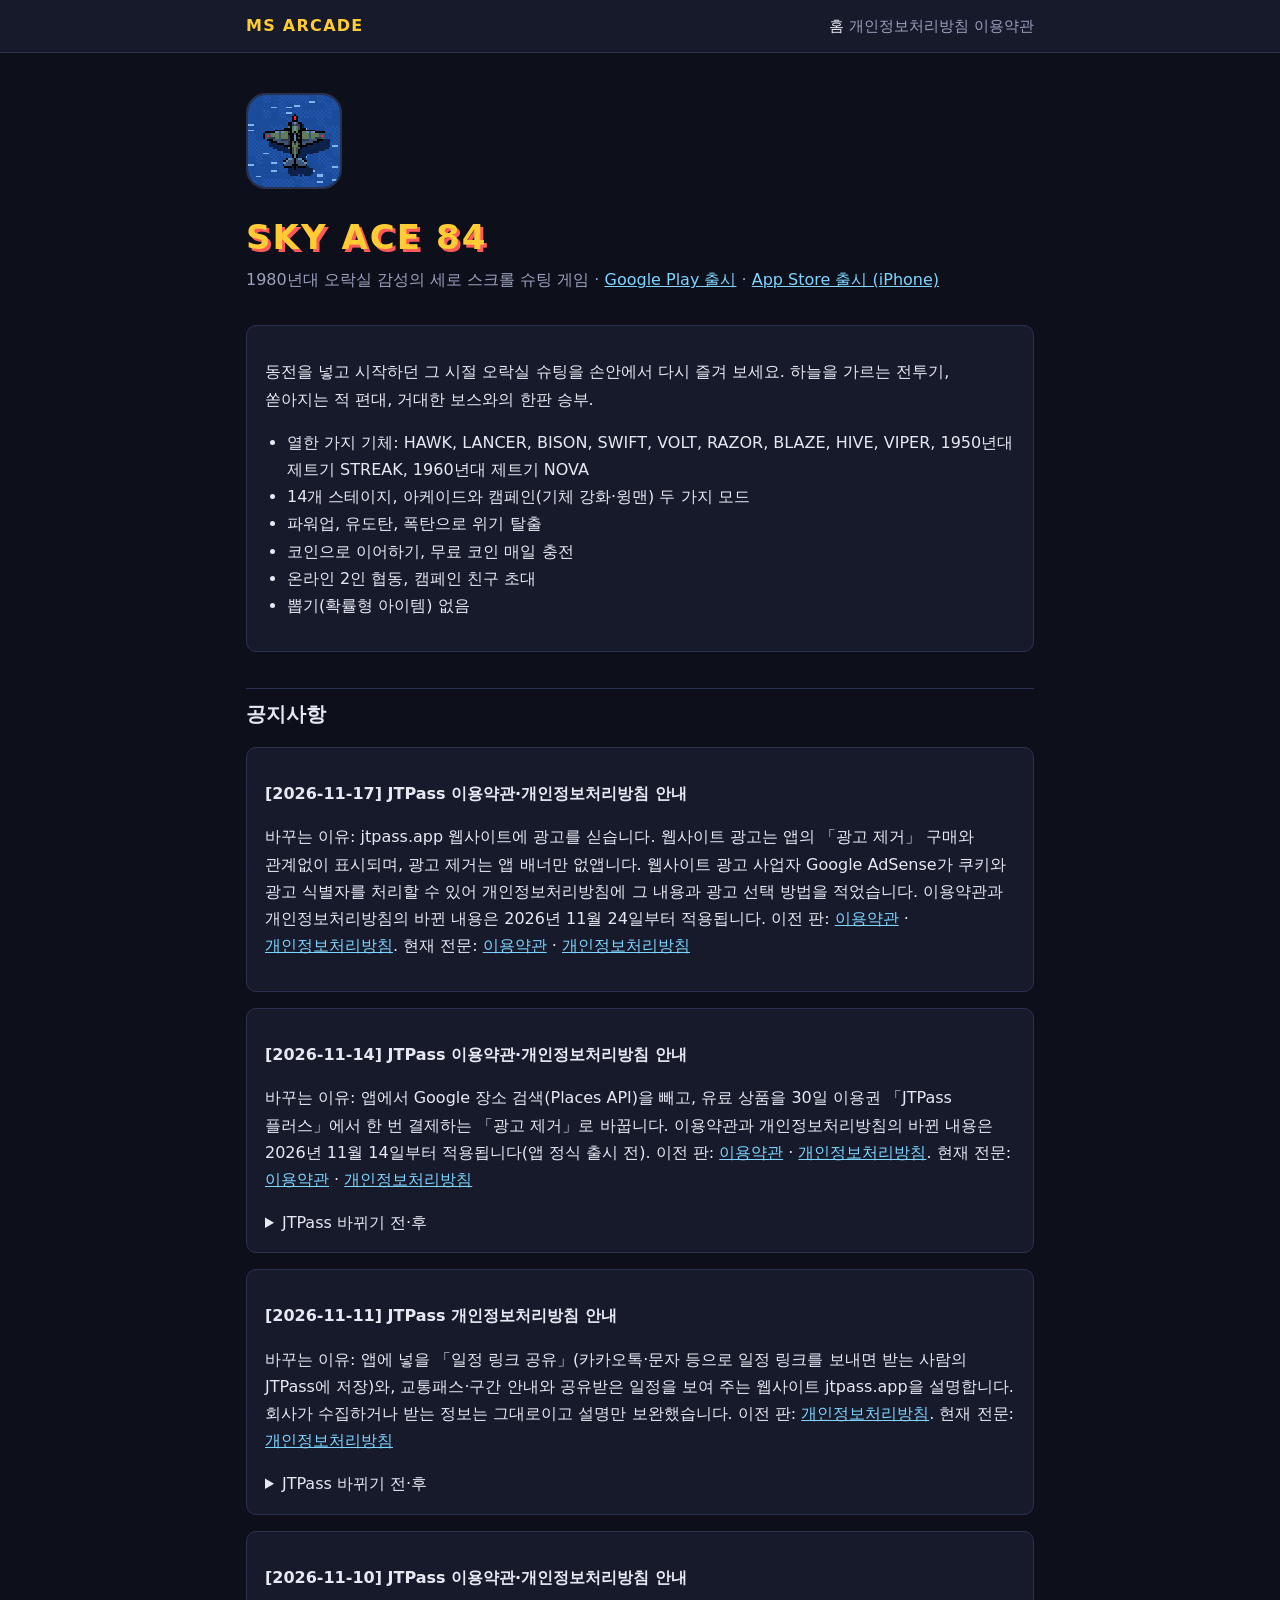
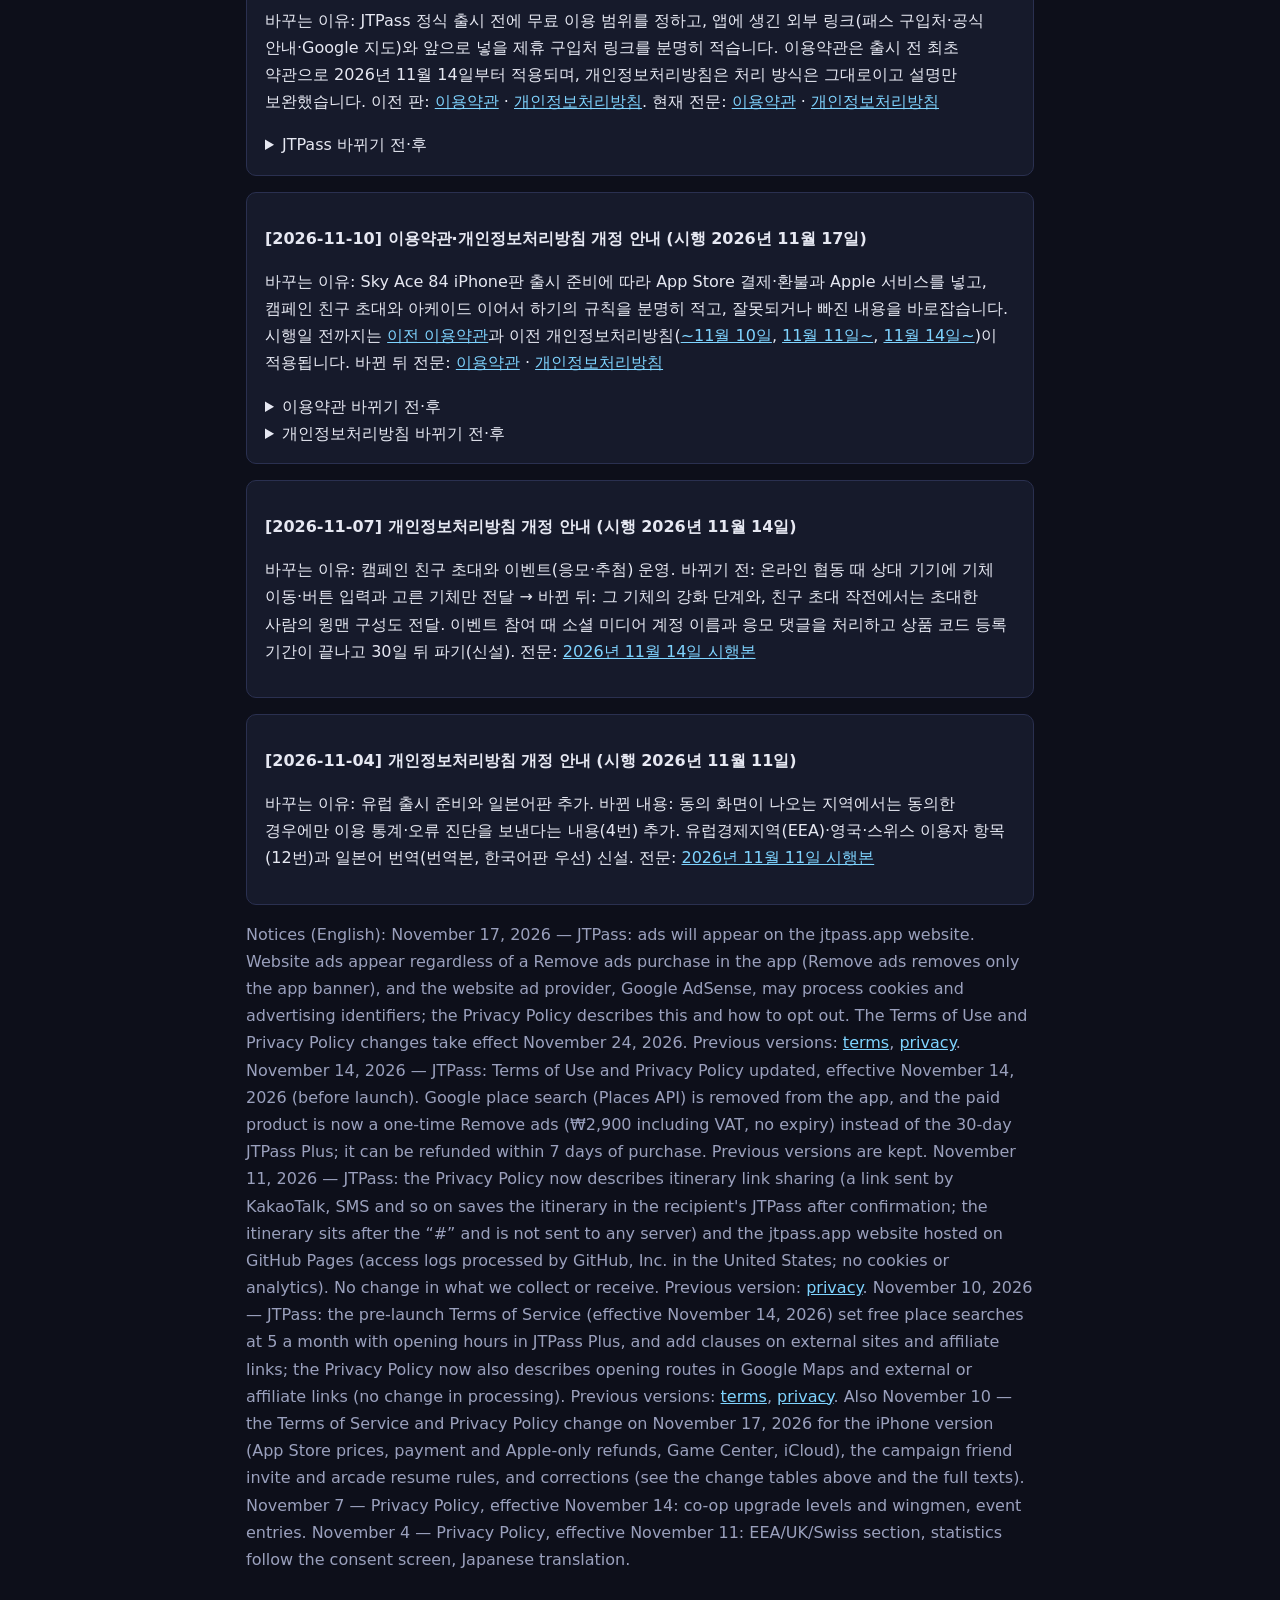
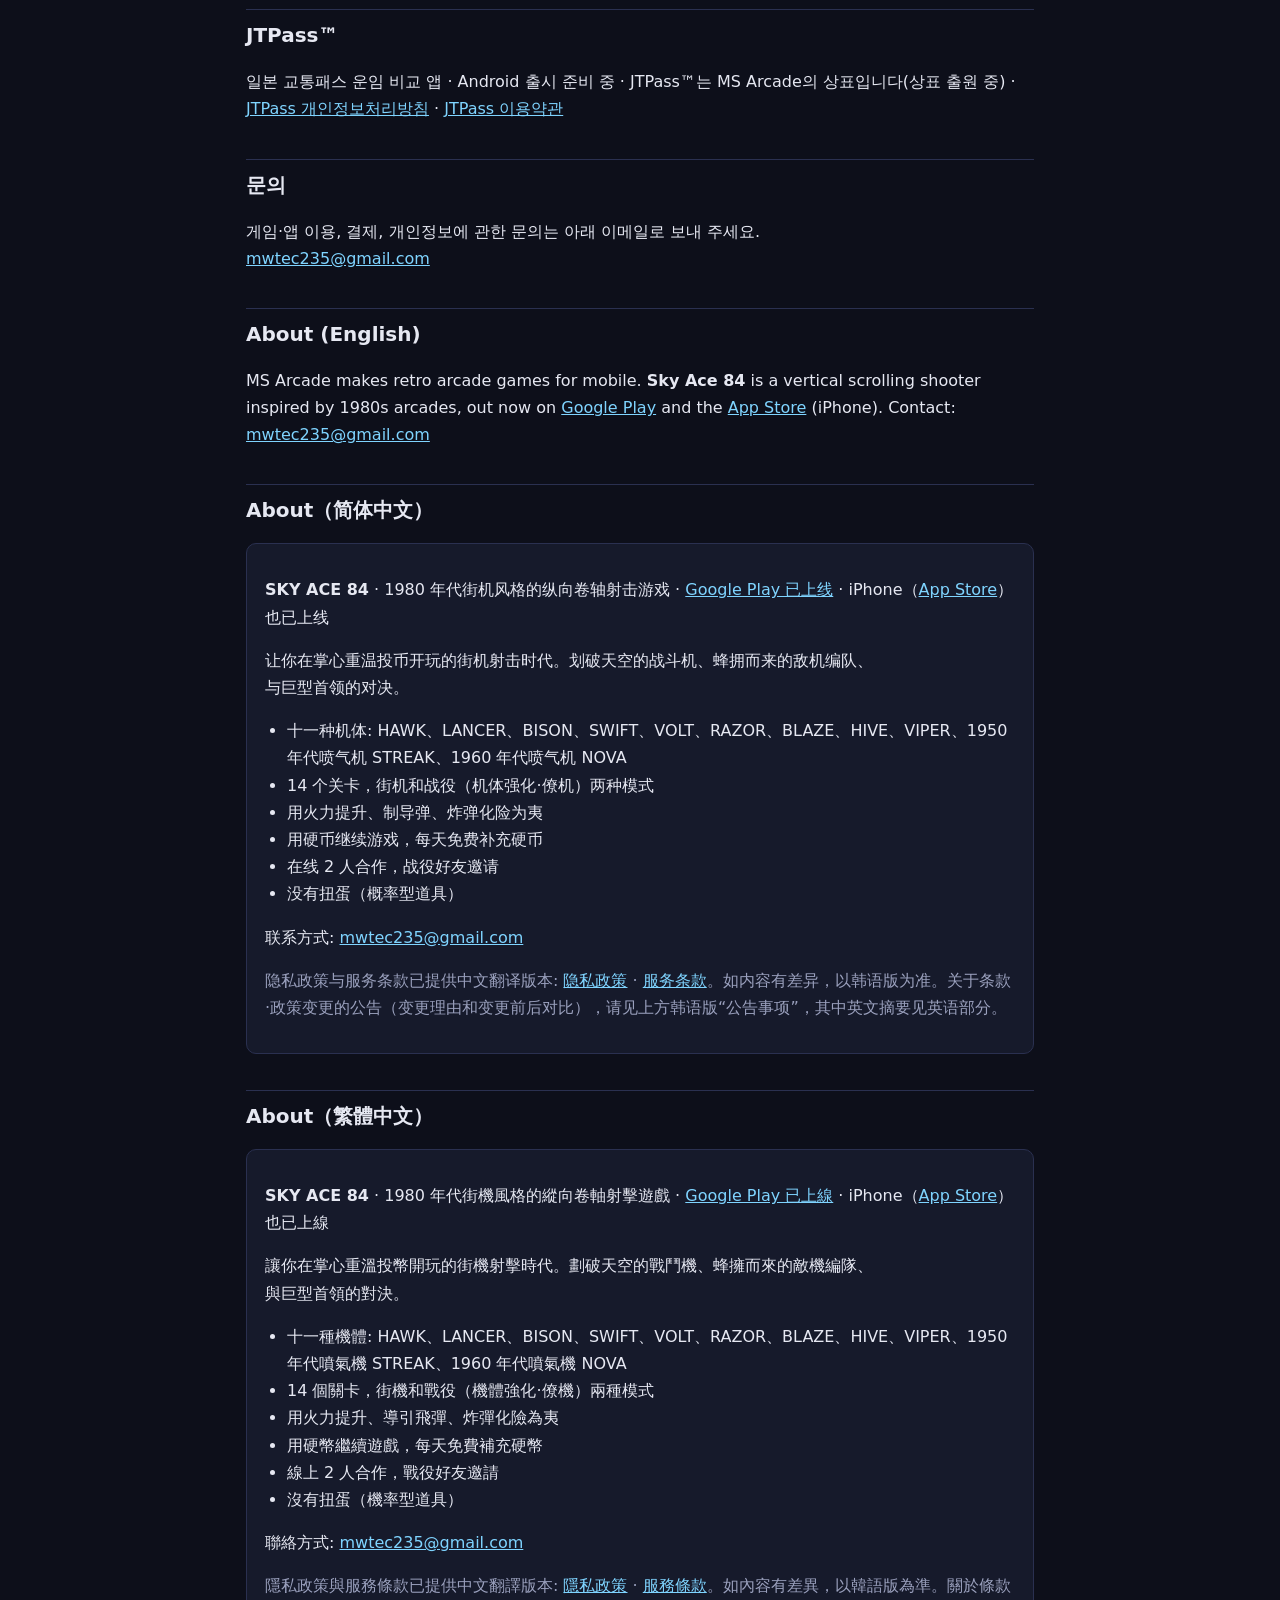
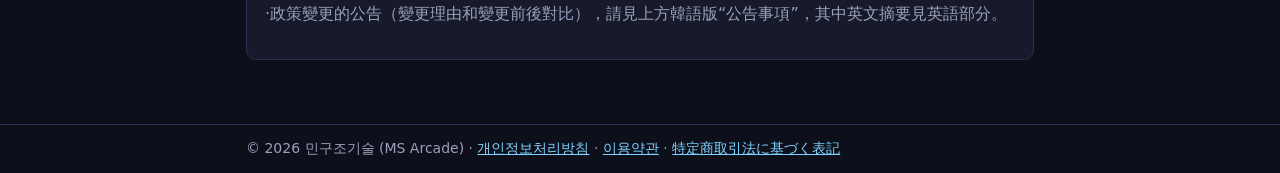
<file: index.html>
<!doctype html>
<html lang="ko">
<head>
<meta charset="utf-8">
<meta name="viewport" content="width=device-width, initial-scale=1">
<title>MS Arcade</title>
<meta name="description" content="MS Arcade - 80년대 오락실 감성의 모바일 게임 Sky Ace 84">
<link rel="icon" href="icon.png">
<link rel="stylesheet" href="style.css">
</head>
<body>
<header><div class="bar">
  <a class="brand" href="./">MS ARCADE</a>
  <nav><a href="./" aria-current="page">홈</a> <a href="privacy.html">개인정보처리방침</a> <a href="terms.html">이용약관</a></nav>
</div></header>
<main>
  <div class="hero">
    <img src="icon.png" alt="Sky Ace 84 아이콘" width="96" height="96">
    <div>
      <p class="title">SKY ACE 84</p>
      <p class="sub">1980년대 오락실 감성의 세로 스크롤 슈팅 게임 · <a href="https://play.google.com/store/apps/details?id=com.msarcade.skyace84">Google Play 출시</a> · <a href="https://apps.apple.com/app/id6832613272">App Store 출시 (iPhone)</a></p>
    </div>
  </div>

  <div class="card">
    <p>동전을 넣고 시작하던 그 시절 오락실 슈팅을 손안에서 다시 즐겨 보세요.
    하늘을 가르는 전투기, 쏟아지는 적 편대, 거대한 보스와의 한판 승부.</p>
    <ul>
      <li>열한 가지 기체: HAWK, LANCER, BISON, SWIFT, VOLT, RAZOR, BLAZE, HIVE, VIPER, 1950년대 제트기 STREAK, 1960년대 제트기 NOVA</li>
      <li>14개 스테이지, 아케이드와 캠페인(기체 강화·윙맨) 두 가지 모드</li>
      <li>파워업, 유도탄, 폭탄으로 위기 탈출</li>
      <li>코인으로 이어하기, 무료 코인 매일 충전</li>
      <li>온라인 2인 협동, 캠페인 친구 초대</li>
      <li>뽑기(확률형 아이템) 없음</li>
    </ul>
  </div>

  <h2 id="notices">공지사항</h2>

  <div class="card">
    <p><b>[2026-11-17] JTPass 이용약관·개인정보처리방침 안내</b></p>
    <p>바꾸는 이유: jtpass.app 웹사이트에 광고를 싣습니다. 웹사이트 광고는 앱의 「광고 제거」 구매와 관계없이 표시되며, 광고 제거는 앱 배너만 없앱니다. 웹사이트 광고 사업자 Google AdSense가 쿠키와 광고 식별자를 처리할 수 있어 개인정보처리방침에 그 내용과 광고 선택 방법을 적었습니다. 이용약관과 개인정보처리방침의 바뀐 내용은 2026년 11월 24일부터 적용됩니다. 이전 판: <a href="jtpass-terms-2026-11-14.html">이용약관</a> · <a href="jtpass-privacy-2026-11-14.html">개인정보처리방침</a>. 현재 전문: <a href="jtpass-terms.html">이용약관</a> · <a href="jtpass-privacy.html">개인정보처리방침</a></p>
  </div>

  <div class="card">
    <p><b>[2026-11-14] JTPass 이용약관·개인정보처리방침 안내</b></p>
    <p>바꾸는 이유: 앱에서 Google 장소 검색(Places API)을 빼고, 유료 상품을 30일 이용권 「JTPass 플러스」에서 한 번 결제하는 「광고 제거」로 바꿉니다. 이용약관과 개인정보처리방침의 바뀐 내용은 2026년 11월 14일부터 적용됩니다(앱 정식 출시 전). 이전 판: <a href="jtpass-terms-2026-11-12.html">이용약관</a> · <a href="jtpass-privacy-2026-11-13.html">개인정보처리방침</a>. 현재 전문: <a href="jtpass-terms.html">이용약관</a> · <a href="jtpass-privacy.html">개인정보처리방침</a></p>
    <details><summary>JTPass 바뀌기 전·후</summary>
    <div class="tablewrap"><table>
    <tr><th>조항</th><th>바뀌기 전</th><th>바뀐 뒤</th></tr>
    <tr><td>이용약관 제5조</td><td>JTPass 플러스 ₩3,900, 결제한 때부터 30일, 장소 검색 월 300회·영업시간 조회·배너 광고 제거</td><td>광고 제거 ₩2,900(부가세 포함), 기간 제한 없음(한 번 결제), 화면 위쪽 배너 광고만 제거, 스토어에서 구매 복원</td></tr>
    <tr><td>이용약관 제6조</td><td>구매 후 7일 이내이고 혜택을 쓰지 않았으면 청약철회, 늘어난 장소 검색을 쓰면 제한될 수 있음</td><td>구매한 날부터 7일 이내 청약철회(환불) 요청 가능, 환불되면 배너 광고가 다시 표시</td></tr>
    <tr><td>이용약관 제3조</td><td>지도와 장소 검색에 인터넷·Google 서비스 필요, 이용 한도·기간을 피하는 조작 금지</td><td>지도에 인터넷·Google 서비스 필요, 결제하지 않은 유료 상품을 쓰려는 조작 금지</td></tr>
    <tr><td>개인정보처리방침 2·3번</td><td>장소 검색어와 장소 ID를 Google Places API로 전송, JTPass 플러스 만료일·이번 달 장소 검색 횟수를 기기에 저장</td><td>Google Places로 보내는 정보 없음(장소는 앱 안의 역·관광지·호텔 목록에서 기기 안에서만 찾음), 광고 제거 구매 여부만 기기에 저장</td></tr>
    <tr><td>개인정보처리방침 4·6번</td><td>국외 이전·보관 대상에 Google Places 포함</td><td>Google Places 제외(지도·Google 지도로 넘기기·결제·광고만)</td></tr>
    </table></div>
    </details>
  </div>

  <div class="card">
    <p><b>[2026-11-11] JTPass 개인정보처리방침 안내</b></p>
    <p>바꾸는 이유: 앱에 넣을 「일정 링크 공유」(카카오톡·문자 등으로 일정 링크를 보내면 받는 사람의 JTPass에 저장)와, 교통패스·구간 안내와 공유받은 일정을 보여 주는 웹사이트 jtpass.app을 설명합니다. 회사가 수집하거나 받는 정보는 그대로이고 설명만 보완했습니다. 이전 판: <a href="jtpass-privacy-2026-11-10.html">개인정보처리방침</a>. 현재 전문: <a href="jtpass-privacy.html">개인정보처리방침</a></p>
    <details><summary>JTPass 바뀌기 전·후</summary>
    <div class="tablewrap"><table>
    <tr><th>조항</th><th>바뀌기 전</th><th>바뀐 뒤</th></tr>
    <tr><td>개인정보처리방침 2번 일정 공유</td><td>요약 이미지를 이용자가 고른 앱으로만 전달</td><td>이미지와 링크로 공유. 링크에 들어가는 항목(일정 이름·날짜·도착·귀국 시각·일행 구성, 장소 이름과 머무는 시간, 역·관광지 번호, Google 장소 ID, 지도에서 직접 고른 지점 좌표. Google 좌표·메모·지출은 제외), 「#」 뒤 내용은 서버로 전송되지 않음, 링크를 가진 사람은 숙소를 포함한 일정을 볼 수 있음, 받는 사람은 저장 전 확인, 받은 Google 장소의 위치 조회는 받는 사람의 장소 검색 횟수에서 차감</td></tr>
    <tr><td>개인정보처리방침 3·4번</td><td>Google 서비스만</td><td>jtpass.app 호스팅(GitHub Pages, GitHub, Inc., 미국): 페이지를 열 때의 접속 기록. 회사는 쿠키·이용 통계를 쓰지 않고 접속 기록을 받지 않음</td></tr>
    <tr><td>개인정보처리방침 6번</td><td>-</td><td>jtpass.app 접속 기록은 GitHub 정책에 따름. 공유한 이미지·링크는 받는 사람과 메신저에 남으며 회사가 지울 수 없음</td></tr>
    </table></div>
    </details>
  </div>

  <div class="card">
    <p><b>[2026-11-10] JTPass 이용약관·개인정보처리방침 안내</b></p>
    <p>바꾸는 이유: JTPass 정식 출시 전에 무료 이용 범위를 정하고, 앱에 생긴 외부 링크(패스 구입처·공식 안내·Google 지도)와 앞으로 넣을 제휴 구입처 링크를 분명히 적습니다. 이용약관은 출시 전 최초 약관으로 2026년 11월 14일부터 적용되며, 개인정보처리방침은 처리 방식은 그대로이고 설명만 보완했습니다. 이전 판: <a href="jtpass-terms-2026-11-09.html">이용약관</a> · <a href="jtpass-privacy-2026-11-09.html">개인정보처리방침</a>. 현재 전문: <a href="jtpass-terms.html">이용약관</a> · <a href="jtpass-privacy.html">개인정보처리방침</a></p>
    <details><summary>JTPass 바뀌기 전·후</summary>
    <div class="tablewrap"><table>
    <tr><th>조항</th><th>바뀌기 전</th><th>바뀐 뒤</th></tr>
    <tr><td>이용약관 제5조</td><td>JTPass 플러스: 장소 검색·영업시간 조회를 무료 월 10회에서 300회로</td><td>장소 검색을 무료 월 5회에서 월 300회로, 영업시간 조회는 JTPass 플러스에서만 (2026-11-09 변경)</td></tr>
    <tr><td>이용약관 제6조</td><td>구매 전에 무료 월 10회로 미리 써 볼 수 있음</td><td>무료 월 5회로 미리 써 볼 수 있음</td></tr>
    <tr><td>이용약관 제3조</td><td>배너 광고가 들어간 버전부터 표시</td><td>화면 위쪽에 배너 광고 표시(JTPass 플러스 이용 중 제외)</td></tr>
    <tr><td>이용약관 제4조 (신설 4·5항)</td><td>없음</td><td>외부 사이트·앱(구입처, 공식 안내, 출처, 특전, Google 지도)은 그 사이트의 약관을 따름. 「제휴」 링크로 사면 회사가 수수료를 받을 수 있고, 가격은 같으며 추천과 무관</td></tr>
    <tr><td>개인정보처리방침 3번</td><td>Google 지도 SDK·Places·Play 결제·AdMob</td><td>Google 지도 앱·웹으로 경로 열기(누를 때만, 역 이름이나 일정 지점 이름·좌표) 추가. 외부 사이트와 제휴 링크의 쿠키 안내 추가. 영업시간 조회는 JTPass 플러스 이용 시</td></tr>
    </table></div>
    </details>
  </div>

  <div class="card">
    <p><b>[2026-11-10] 이용약관·개인정보처리방침 개정 안내 (시행 2026년 11월 17일)</b></p>
    <p>바꾸는 이유: Sky Ace 84 iPhone판 출시 준비에 따라 App Store 결제·환불과 Apple 서비스를 넣고, 캠페인 친구 초대와 아케이드 이어서 하기의 규칙을 분명히 적고, 잘못되거나 빠진 내용을 바로잡습니다. 시행일 전까지는 <a href="terms-2026-10-29.html">이전 이용약관</a>과 이전 개인정보처리방침(<a href="privacy-2026-10-29.html">~11월 10일</a>, <a href="privacy-2026-11-11.html">11월 11일~</a>, <a href="privacy-2026-11-14.html">11월 14일~</a>)이 적용됩니다. 바뀐 뒤 전문: <a href="terms.html">이용약관</a> · <a href="privacy.html">개인정보처리방침</a></p>
    <details><summary>이용약관 바뀌기 전·후</summary>
    <div class="tablewrap"><table>
    <tr><th>조항</th><th>바뀌기 전</th><th>바뀐 뒤</th></tr>
    <tr><td>제2조 2항</td><td>변경은 이 페이지와 게임 안에 알림</td><td>이 페이지, 홈페이지 공지사항, 게임 안 공지로 바꾸는 이유와 바뀌기 전·후 내용을 알림</td></tr>
    <tr><td>제3조 1항</td><td>광고로 받는 이어하기: 한 판에 1번</td><td>한 판에 1번, 코인 광고와 따로 하루 10회까지</td></tr>
    <tr><td>제3조 2항</td><td>기록은 기기에만 저장, 기체는 같은 Google 계정으로 복원</td><td>Play 게임즈(Android)·iCloud(iPhone)에 캠페인 진행 저장(코인·크레딧 제외), Android와 iPhone은 이어지지 않음, 기체·광고 제거는 같은 Google 계정 또는 Apple 계정으로 복원</td></tr>
    <tr><td>제3조 5항 (신설)</td><td>없음</td><td>캠페인 친구 초대: 둘 다 크레딧 1개, 보상·별은 초대한 사람에게만, 초대받은 친구는 주운 훈장만(실패 시 절반), 친구 무료 복귀 1번, 초대한 사람이 탈락한 채 끝나면 실패</td></tr>
    <tr><td>제3조 6항 (신설)</td><td>없음</td><td>아케이드 이어서 하기: 크레딧 1개, 마지막 스테이지 처음부터, 순위 제외</td></tr>
    <tr><td>제4조 가격표</td><td>Google Play 가격만</td><td>iPhone(App Store) 가격 추가: 코인 10/15/20/30/50/100개 ₩500/₩700/₩900/₩1,300/₩2,100/₩4,100, 기체·광고 제거 ₩3,900 (Android 가격은 그대로)</td></tr>
    <tr><td>제4조 1항</td><td>결제는 Google Play</td><td>Android는 Google Play, iPhone은 App Store(Apple)</td></tr>
    <tr><td>제4조 6항</td><td>쿠폰은 게임 설정에서 입력</td><td>쿠폰은 Android 게임에서만 입력</td></tr>
    <tr><td>제5조 3·4항</td><td>Google Play 또는 이메일로 환불 요청</td><td>iPhone(App Store) 구매는 Apple만 환불 가능(reportaproblem.apple.com), Apple이 환불하면 기체·광고 제거가 다시 잠김</td></tr>
    <tr><td>제6조</td><td>서비스 종료 시 Google Play 정책에 따라 환불</td><td>Google Play·App Store 정책에 따라 환불</td></tr>
    </table></div>
    </details>
    <details><summary>개인정보처리방침 바뀌기 전·후</summary>
    <div class="tablewrap"><table>
    <tr><th>항목</th><th>바뀌기 전</th><th>바뀐 뒤</th></tr>
    <tr><td>1번</td><td>회원 가입이나 로그인이 없음, Android만 설명</td><td>회원 가입이 없고 로그인은 선택, iPhone의 iCloud·Game Center 저장과 환영 선물 확인값(키체인의 무작위 번호) 추가</td></tr>
    <tr><td>2·3번</td><td>Google·Unity 서비스</td><td>Apple 서비스 추가: App Store 결제, Game Center, iCloud 키-값 저장소와 Apple로의 국외 이전. Firebase가 처리하는 기기 식별자(광고 ID, iPhone의 IDFV, 추적을 허용한 경우 IDFA) 명시</td></tr>
    <tr><td>4번</td><td>"게임의 광고 보상은 없으며"</td><td>광고를 누르는 것에 대한 보상은 없음(보상은 고른 동영상을 끝까지 본 경우에만) — 실제와 다르던 문구 정정. iPhone의 앱 추적 투명성 안내 추가</td></tr>
    <tr><td>6·7번</td><td>Google 기준</td><td>Game Center·iCloud 보관 기간, iPhone의 결제 제한(구입 요청·스크린 타임) 추가</td></tr>
    <tr><td>10번</td><td>책임자: 민구조기술 대표</td><td>책임자: 강홍석 (민구조기술 대표)</td></tr>
    <tr><td>11번</td><td>이 페이지에 알림</td><td>이 페이지, 홈페이지 공지사항, 게임 안 공지로 알림</td></tr>
    <tr><td>12번</td><td>Play 게임즈</td><td>법적 근거에 Game Center·iCloud 추가</td></tr>
    </table></div>
    </details>
  </div>

  <div class="card">
    <p><b>[2026-11-07] 개인정보처리방침 개정 안내 (시행 2026년 11월 14일)</b></p>
    <p>바꾸는 이유: 캠페인 친구 초대와 이벤트(응모·추첨) 운영. 바뀌기 전: 온라인 협동 때 상대 기기에 기체 이동·버튼 입력과 고른 기체만 전달 → 바뀐 뒤: 그 기체의 강화 단계와, 친구 초대 작전에서는 초대한 사람의 윙맨 구성도 전달. 이벤트 참여 때 소셜 미디어 계정 이름과 응모 댓글을 처리하고 상품 코드 등록 기간이 끝나고 30일 뒤 파기(신설). 전문: <a href="privacy-2026-11-14.html">2026년 11월 14일 시행본</a></p>
  </div>

  <div class="card">
    <p><b>[2026-11-04] 개인정보처리방침 개정 안내 (시행 2026년 11월 11일)</b></p>
    <p>바꾸는 이유: 유럽 출시 준비와 일본어판 추가. 바뀐 내용: 동의 화면이 나오는 지역에서는 동의한 경우에만 이용 통계·오류 진단을 보낸다는 내용(4번) 추가. 유럽경제지역(EEA)·영국·스위스 이용자 항목(12번)과 일본어 번역(번역본, 한국어판 우선) 신설. 전문: <a href="privacy-2026-11-11.html">2026년 11월 11일 시행본</a></p>
  </div>

  <p lang="en" class="sub">Notices (English): November 17, 2026 — JTPass: ads will appear on the jtpass.app website. Website ads appear regardless of a Remove ads purchase in the app (Remove ads removes only the app banner), and the website ad provider, Google AdSense, may process cookies and advertising identifiers; the Privacy Policy describes this and how to opt out. The Terms of Use and Privacy Policy changes take effect November 24, 2026. Previous versions: <a href="jtpass-terms-2026-11-14.html">terms</a>, <a href="jtpass-privacy-2026-11-14.html">privacy</a>. November 14, 2026 — JTPass: Terms of Use and Privacy Policy updated, effective November 14, 2026 (before launch). Google place search (Places API) is removed from the app, and the paid product is now a one-time Remove ads (₩2,900 including VAT, no expiry) instead of the 30-day JTPass Plus; it can be refunded within 7 days of purchase. Previous versions are kept. November 11, 2026 — JTPass: the Privacy Policy now describes itinerary link sharing (a link sent by KakaoTalk, SMS and so on saves the itinerary in the recipient's JTPass after confirmation; the itinerary sits after the “#” and is not sent to any server) and the jtpass.app website hosted on GitHub Pages (access logs processed by GitHub, Inc. in the United States; no cookies or analytics). No change in what we collect or receive. Previous version: <a href="jtpass-privacy-2026-11-10.html">privacy</a>. November 10, 2026 — JTPass: the pre-launch Terms of Service (effective November 14, 2026) set free place searches at 5 a month with opening hours in JTPass Plus, and add clauses on external sites and affiliate links; the Privacy Policy now also describes opening routes in Google Maps and external or affiliate links (no change in processing). Previous versions: <a href="jtpass-terms-2026-11-09.html">terms</a>, <a href="jtpass-privacy-2026-11-09.html">privacy</a>. Also November 10 — the Terms of Service and Privacy Policy change on November 17, 2026 for the iPhone version (App Store prices, payment and Apple-only refunds, Game Center, iCloud), the campaign friend invite and arcade resume rules, and corrections (see the change tables above and the full texts). November 7 — Privacy Policy, effective November 14: co-op upgrade levels and wingmen, event entries. November 4 — Privacy Policy, effective November 11: EEA/UK/Swiss section, statistics follow the consent screen, Japanese translation.</p>

  <h2>JTPass™</h2>
  <p>일본 교통패스 운임 비교 앱 · Android 출시 준비 중 · JTPass™는 MS Arcade의 상표입니다(상표 출원 중) · <a href="jtpass-privacy.html">JTPass 개인정보처리방침</a> · <a href="jtpass-terms.html">JTPass 이용약관</a></p>

  <h2>문의</h2>
  <p>게임·앱 이용, 결제, 개인정보에 관한 문의는 아래 이메일로 보내 주세요.<br>
  <a href="mailto:mwtec235@gmail.com">mwtec235@gmail.com</a></p>

  <h2 lang="en">About (English)</h2>
  <p lang="en">MS Arcade makes retro arcade games for mobile.
  <b>Sky Ace 84</b> is a vertical scrolling shooter inspired by 1980s arcades, out now on <a href="https://play.google.com/store/apps/details?id=com.msarcade.skyace84">Google Play</a> and the <a href="https://apps.apple.com/app/id6832613272">App Store</a> (iPhone).
  Contact: <a href="mailto:mwtec235@gmail.com">mwtec235@gmail.com</a></p>
  <h2 lang="zh-Hans">About（简体中文）</h2>
  <div lang="zh-Hans">
<div class="card">
<p><b>SKY ACE 84</b> · 1980 年代街机风格的纵向卷轴射击游戏 · <a href="https://play.google.com/store/apps/details?id=com.msarcade.skyace84">Google Play 已上线</a> · iPhone（<a href="https://apps.apple.com/app/id6832613272">App Store</a>）也已上线</p>
<p>让你在掌心重温投币开玩的街机射击时代。划破天空的战斗机、蜂拥而来的敌机编队、与巨型首领的对决。</p>
<ul>
<li>十一种机体: HAWK、LANCER、BISON、SWIFT、VOLT、RAZOR、BLAZE、HIVE、VIPER、1950 年代喷气机 STREAK、1960 年代喷气机 NOVA</li>
<li>14 个关卡，街机和战役（机体强化·僚机）两种模式</li>
<li>用火力提升、制导弹、炸弹化险为夷</li>
<li>用硬币继续游戏，每天免费补充硬币</li>
<li>在线 2 人合作，战役好友邀请</li>
<li>没有扭蛋（概率型道具）</li>
</ul>
<p>联系方式: <a href="mailto:mwtec235@gmail.com">mwtec235@gmail.com</a></p>
<p class="sub">隐私政策与服务条款已提供中文翻译版本: <a href="privacy.html#zh-hans">隐私政策</a> · <a href="terms.html#zh-hans">服务条款</a>。如内容有差异，以韩语版为准。关于条款·政策变更的公告（变更理由和变更前后对比），请见上方韩语版“公告事项”，其中英文摘要见英语部分。</p>
</div>
  </div>
  <h2 lang="zh-Hant">About（繁體中文）</h2>
  <div lang="zh-Hant">
<div class="card">
<p><b>SKY ACE 84</b> · 1980 年代街機風格的縱向卷軸射擊遊戲 · <a href="https://play.google.com/store/apps/details?id=com.msarcade.skyace84">Google Play 已上線</a> · iPhone（<a href="https://apps.apple.com/app/id6832613272">App Store</a>）也已上線</p>
<p>讓你在掌心重溫投幣開玩的街機射擊時代。劃破天空的戰鬥機、蜂擁而來的敵機編隊、與巨型首領的對決。</p>
<ul>
<li>十一種機體: HAWK、LANCER、BISON、SWIFT、VOLT、RAZOR、BLAZE、HIVE、VIPER、1950 年代噴氣機 STREAK、1960 年代噴氣機 NOVA</li>
<li>14 個關卡，街機和戰役（機體強化·僚機）兩種模式</li>
<li>用火力提升、導引飛彈、炸彈化險為夷</li>
<li>用硬幣繼續遊戲，每天免費補充硬幣</li>
<li>線上 2 人合作，戰役好友邀請</li>
<li>沒有扭蛋（機率型道具）</li>
</ul>
<p>聯絡方式: <a href="mailto:mwtec235@gmail.com">mwtec235@gmail.com</a></p>
<p class="sub">隱私政策與服務條款已提供中文翻譯版本: <a href="privacy.html#zh-hant">隱私政策</a> · <a href="terms.html#zh-hant">服務條款</a>。如內容有差異，以韓語版為準。關於條款·政策變更的公告（變更理由和變更前後對比），請見上方韓語版“公告事項”，其中英文摘要見英語部分。</p>
</div>
  </div>
</main>
<footer><div class="bar">© 2026 민구조기술 (MS Arcade) · <a href="privacy.html">개인정보처리방침</a> · <a href="terms.html">이용약관</a> · <a href="tokushoho.html">特定商取引法に基づく表記</a></div></footer>
</body>
</html>
</file>
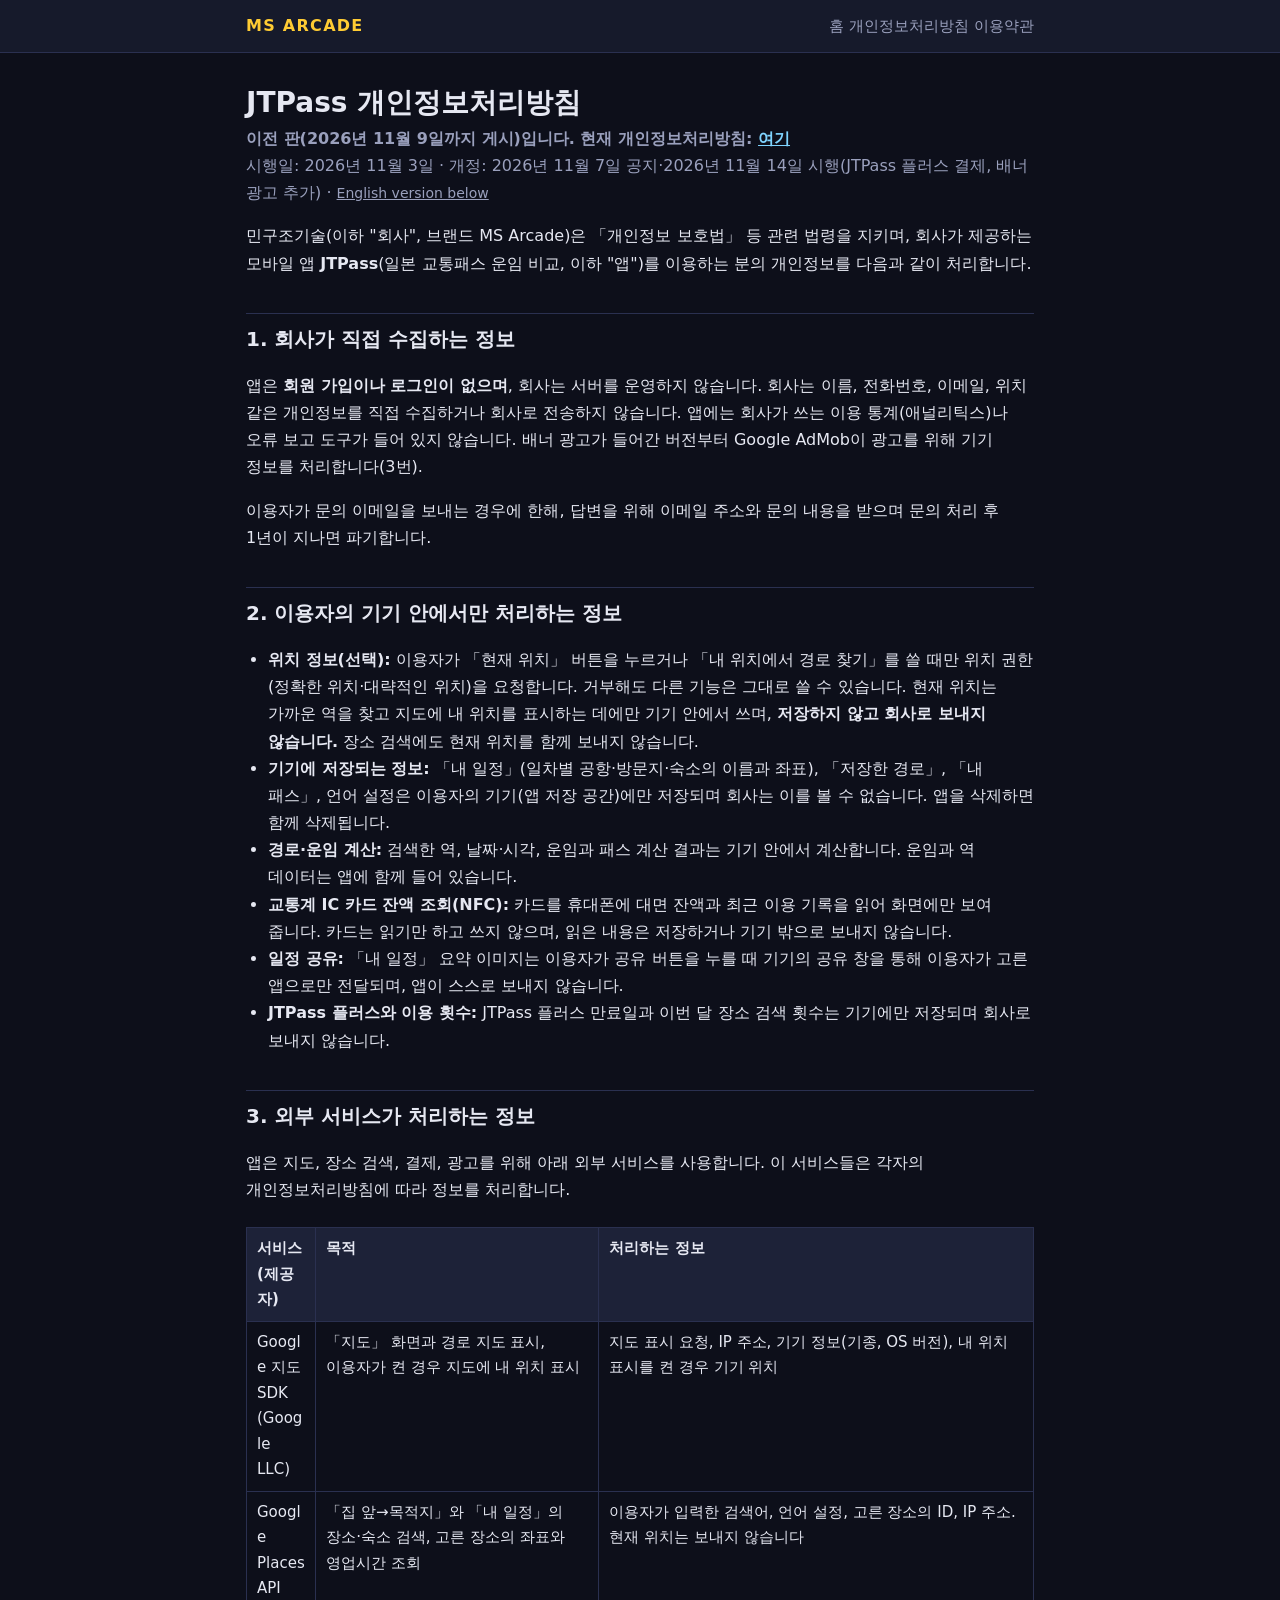
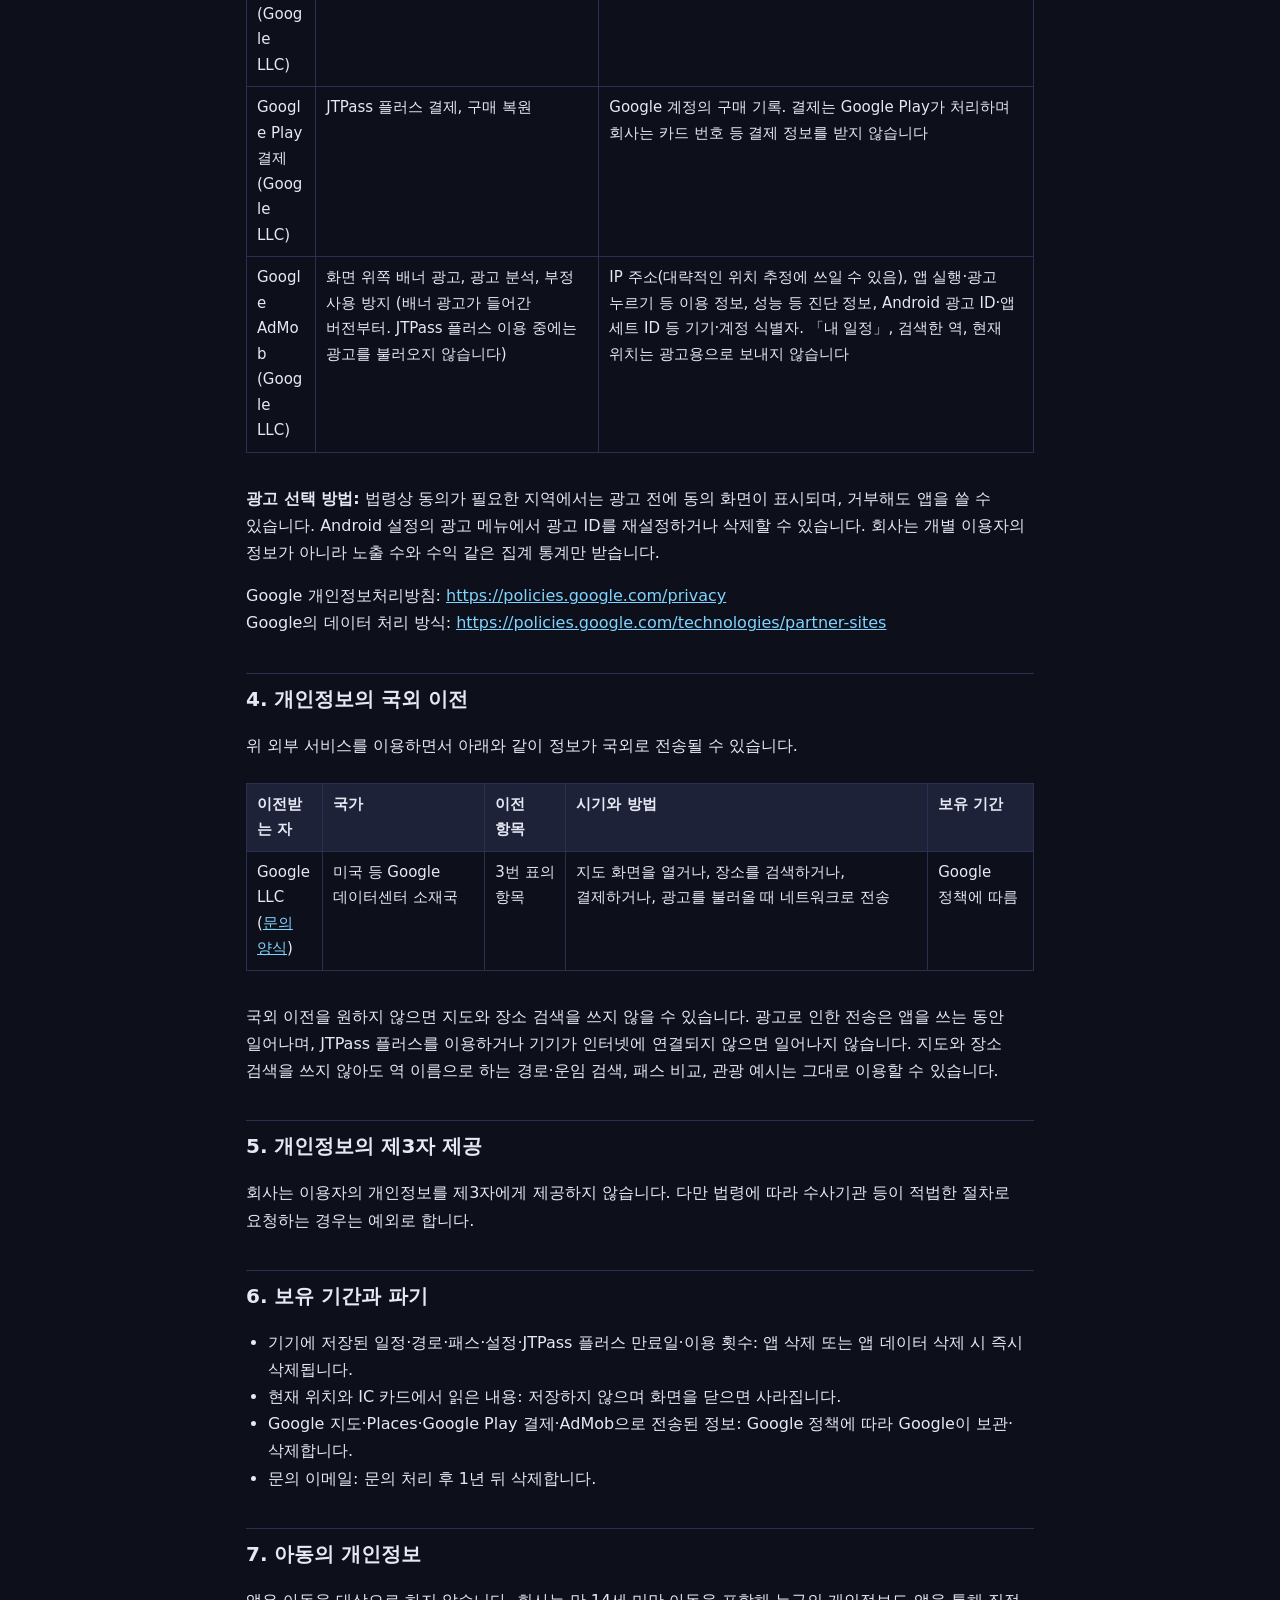
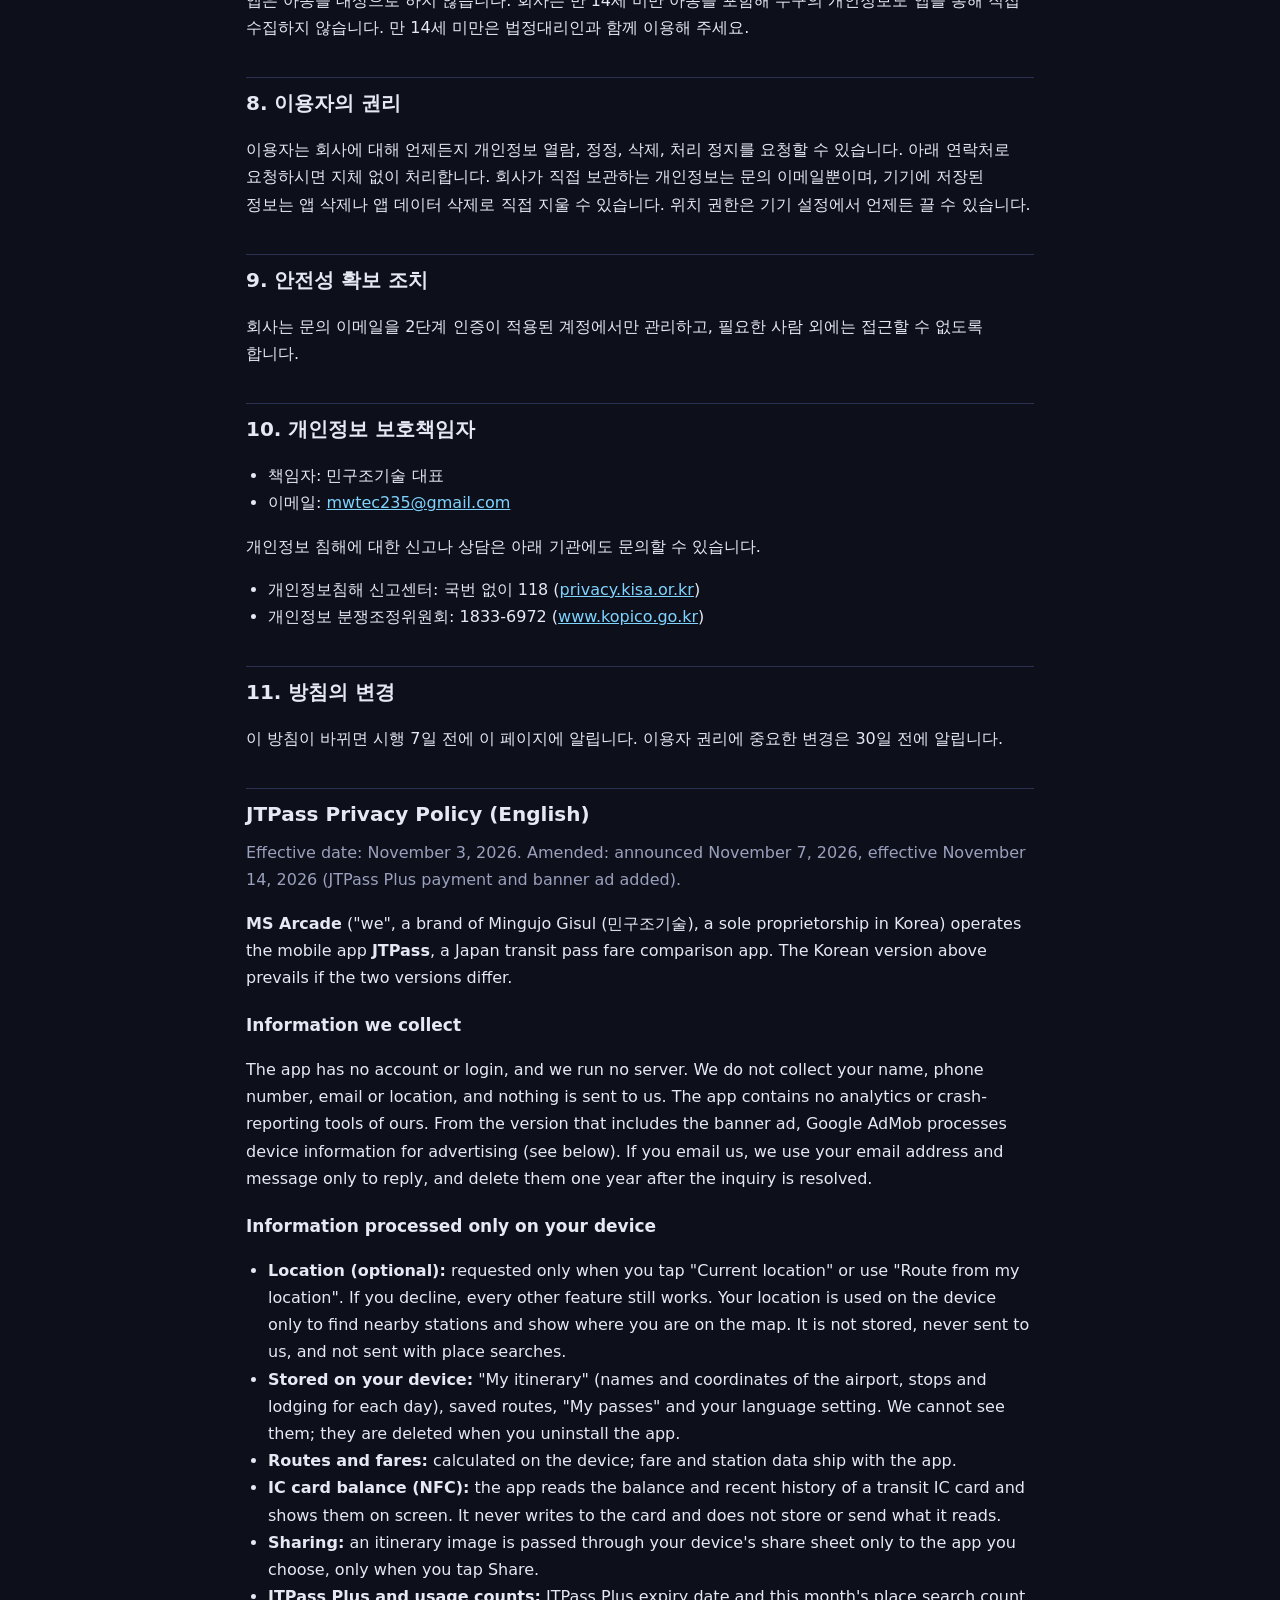
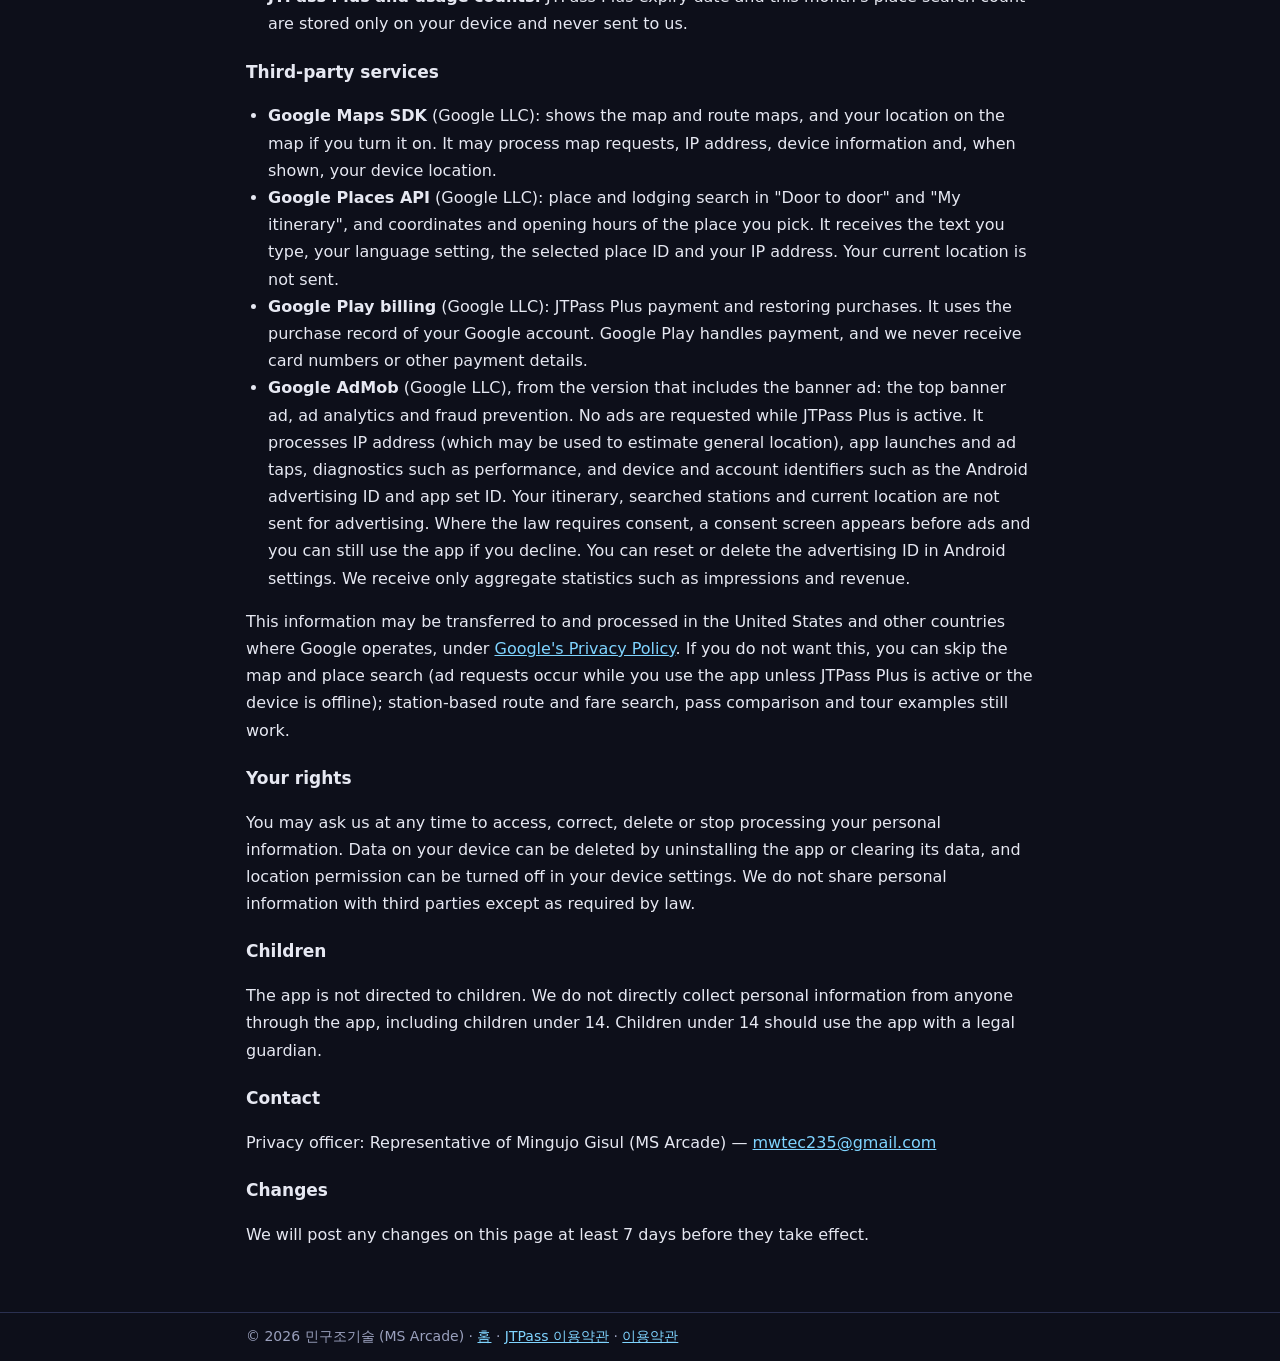
<file: jtpass-privacy-2026-11-09.html>
<!doctype html>
<html lang="ko">
<head>
<meta charset="utf-8">
<meta name="viewport" content="width=device-width, initial-scale=1">
<title>JTPass 개인정보처리방침 - MS Arcade</title>
<link rel="icon" href="icon.png">
<link rel="stylesheet" href="style.css">
</head>
<body>
<header><div class="bar">
  <a class="brand" href="./">MS ARCADE</a>
  <nav><a href="./">홈</a> <a href="privacy.html">개인정보처리방침</a> <a href="terms.html">이용약관</a></nav>
</div></header>
<main>
<h1>JTPass 개인정보처리방침</h1>
<p class="sub"><b>이전 판(2026년 11월 9일까지 게시)입니다. 현재 개인정보처리방침: <a href="jtpass-privacy.html">여기</a></b><br>시행일: 2026년 11월 3일 · 개정: 2026년 11월 7일 공지·2026년 11월 14일 시행(JTPass 플러스 결제, 배너 광고 추가) · <a href="#english" class="lang">English version below</a></p>

<p>민구조기술(이하 "회사", 브랜드 MS Arcade)은 「개인정보 보호법」 등 관련 법령을 지키며,
회사가 제공하는 모바일 앱 <b>JTPass</b>(일본 교통패스 운임 비교, 이하 "앱")를 이용하는 분의 개인정보를 다음과 같이 처리합니다.</p>

<h2>1. 회사가 직접 수집하는 정보</h2>
<p>앱은 <b>회원 가입이나 로그인이 없으며</b>, 회사는 서버를 운영하지 않습니다. 회사는 이름, 전화번호, 이메일, 위치 같은 개인정보를 직접 수집하거나 회사로 전송하지 않습니다.
앱에는 회사가 쓰는 이용 통계(애널리틱스)나 오류 보고 도구가 들어 있지 않습니다. 배너 광고가 들어간 버전부터 Google AdMob이 광고를 위해 기기 정보를 처리합니다(3번).</p>
<p>이용자가 문의 이메일을 보내는 경우에 한해, 답변을 위해 이메일 주소와 문의 내용을 받으며 문의 처리 후 1년이 지나면 파기합니다.</p>

<h2>2. 이용자의 기기 안에서만 처리하는 정보</h2>
<ul>
<li><b>위치 정보(선택):</b> 이용자가 「현재 위치」 버튼을 누르거나 「내 위치에서 경로 찾기」를 쓸 때만 위치 권한(정확한 위치·대략적인 위치)을 요청합니다. 거부해도 다른 기능은 그대로 쓸 수 있습니다. 현재 위치는 가까운 역을 찾고 지도에 내 위치를 표시하는 데에만 기기 안에서 쓰며, <b>저장하지 않고 회사로 보내지 않습니다.</b> 장소 검색에도 현재 위치를 함께 보내지 않습니다.</li>
<li><b>기기에 저장되는 정보:</b> 「내 일정」(일차별 공항·방문지·숙소의 이름과 좌표), 「저장한 경로」, 「내 패스」, 언어 설정은 이용자의 기기(앱 저장 공간)에만 저장되며 회사는 이를 볼 수 없습니다. 앱을 삭제하면 함께 삭제됩니다.</li>
<li><b>경로·운임 계산:</b> 검색한 역, 날짜·시각, 운임과 패스 계산 결과는 기기 안에서 계산합니다. 운임과 역 데이터는 앱에 함께 들어 있습니다.</li>
<li><b>교통계 IC 카드 잔액 조회(NFC):</b> 카드를 휴대폰에 대면 잔액과 최근 이용 기록을 읽어 화면에만 보여 줍니다. 카드는 읽기만 하고 쓰지 않으며, 읽은 내용은 저장하거나 기기 밖으로 보내지 않습니다.</li>
<li><b>일정 공유:</b> 「내 일정」 요약 이미지는 이용자가 공유 버튼을 누를 때 기기의 공유 창을 통해 이용자가 고른 앱으로만 전달되며, 앱이 스스로 보내지 않습니다.</li>
<li><b>JTPass 플러스와 이용 횟수:</b> JTPass 플러스 만료일과 이번 달 장소 검색 횟수는 기기에만 저장되며 회사로 보내지 않습니다.</li>
</ul>

<h2>3. 외부 서비스가 처리하는 정보</h2>
<p>앱은 지도, 장소 검색, 결제, 광고를 위해 아래 외부 서비스를 사용합니다. 이 서비스들은 각자의 개인정보처리방침에 따라 정보를 처리합니다.</p>
<div class="tablewrap"><table>
<tr><th>서비스(제공자)</th><th>목적</th><th>처리하는 정보</th></tr>
<tr><td>Google 지도 SDK<br>(Google LLC)</td><td>「지도」 화면과 경로 지도 표시, 이용자가 켠 경우 지도에 내 위치 표시</td><td>지도 표시 요청, IP 주소, 기기 정보(기종, OS 버전), 내 위치 표시를 켠 경우 기기 위치</td></tr>
<tr><td>Google Places API<br>(Google LLC)</td><td>「집 앞→목적지」와 「내 일정」의 장소·숙소 검색, 고른 장소의 좌표와 영업시간 조회</td><td>이용자가 입력한 검색어, 언어 설정, 고른 장소의 ID, IP 주소. 현재 위치는 보내지 않습니다</td></tr>
<tr><td>Google Play 결제<br>(Google LLC)</td><td>JTPass 플러스 결제, 구매 복원</td><td>Google 계정의 구매 기록. 결제는 Google Play가 처리하며 회사는 카드 번호 등 결제 정보를 받지 않습니다</td></tr>
<tr><td>Google AdMob<br>(Google LLC)</td><td>화면 위쪽 배너 광고, 광고 분석, 부정 사용 방지 (배너 광고가 들어간 버전부터. JTPass 플러스 이용 중에는 광고를 불러오지 않습니다)</td><td>IP 주소(대략적인 위치 추정에 쓰일 수 있음), 앱 실행·광고 누르기 등 이용 정보, 성능 등 진단 정보, Android 광고 ID·앱 세트 ID 등 기기·계정 식별자. 「내 일정」, 검색한 역, 현재 위치는 광고용으로 보내지 않습니다</td></tr>
</table></div>
<p><b>광고 선택 방법:</b> 법령상 동의가 필요한 지역에서는 광고 전에 동의 화면이 표시되며, 거부해도 앱을 쓸 수 있습니다. Android 설정의 광고 메뉴에서 광고 ID를 재설정하거나 삭제할 수 있습니다. 회사는 개별 이용자의 정보가 아니라 노출 수와 수익 같은 집계 통계만 받습니다.</p>
<p>Google 개인정보처리방침: <a href="https://policies.google.com/privacy?hl=ko">https://policies.google.com/privacy</a><br>
Google의 데이터 처리 방식: <a href="https://policies.google.com/technologies/partner-sites?hl=ko">https://policies.google.com/technologies/partner-sites</a></p>

<h2>4. 개인정보의 국외 이전</h2>
<p>위 외부 서비스를 이용하면서 아래와 같이 정보가 국외로 전송될 수 있습니다.</p>
<div class="tablewrap"><table>
<tr><th>이전받는 자</th><th>국가</th><th>이전 항목</th><th>시기와 방법</th><th>보유 기간</th></tr>
<tr><td>Google LLC<br>(<a href="https://support.google.com/policies/contact/general_privacy_form">문의 양식</a>)</td><td>미국 등 Google 데이터센터 소재국</td><td>3번 표의 항목</td><td>지도 화면을 열거나, 장소를 검색하거나, 결제하거나, 광고를 불러올 때 네트워크로 전송</td><td>Google 정책에 따름</td></tr>
</table></div>
<p>국외 이전을 원하지 않으면 지도와 장소 검색을 쓰지 않을 수 있습니다. 광고로 인한 전송은 앱을 쓰는 동안 일어나며, JTPass 플러스를 이용하거나 기기가 인터넷에 연결되지 않으면 일어나지 않습니다. 지도와 장소 검색을 쓰지 않아도 역 이름으로 하는 경로·운임 검색, 패스 비교, 관광 예시는 그대로 이용할 수 있습니다.</p>

<h2>5. 개인정보의 제3자 제공</h2>
<p>회사는 이용자의 개인정보를 제3자에게 제공하지 않습니다. 다만 법령에 따라 수사기관 등이 적법한 절차로 요청하는 경우는 예외로 합니다.</p>

<h2>6. 보유 기간과 파기</h2>
<ul>
<li>기기에 저장된 일정·경로·패스·설정·JTPass 플러스 만료일·이용 횟수: 앱 삭제 또는 앱 데이터 삭제 시 즉시 삭제됩니다.</li>
<li>현재 위치와 IC 카드에서 읽은 내용: 저장하지 않으며 화면을 닫으면 사라집니다.</li>
<li>Google 지도·Places·Google Play 결제·AdMob으로 전송된 정보: Google 정책에 따라 Google이 보관·삭제합니다.</li>
<li>문의 이메일: 문의 처리 후 1년 뒤 삭제합니다.</li>
</ul>

<h2>7. 아동의 개인정보</h2>
<p>앱은 아동을 대상으로 하지 않습니다. 회사는 만 14세 미만 아동을 포함해 누구의 개인정보도 앱을 통해 직접 수집하지 않습니다. 만 14세 미만은 법정대리인과 함께 이용해 주세요.</p>

<h2>8. 이용자의 권리</h2>
<p>이용자는 회사에 대해 언제든지 개인정보 열람, 정정, 삭제, 처리 정지를 요청할 수 있습니다. 아래 연락처로 요청하시면 지체 없이 처리합니다.
회사가 직접 보관하는 개인정보는 문의 이메일뿐이며, 기기에 저장된 정보는 앱 삭제나 앱 데이터 삭제로 직접 지울 수 있습니다. 위치 권한은 기기 설정에서 언제든 끌 수 있습니다.</p>

<h2>9. 안전성 확보 조치</h2>
<p>회사는 문의 이메일을 2단계 인증이 적용된 계정에서만 관리하고, 필요한 사람 외에는 접근할 수 없도록 합니다.</p>

<h2>10. 개인정보 보호책임자</h2>
<ul>
<li>책임자: 민구조기술 대표</li>
<li>이메일: <a href="mailto:mwtec235@gmail.com">mwtec235@gmail.com</a></li>
</ul>
<p>개인정보 침해에 대한 신고나 상담은 아래 기관에도 문의할 수 있습니다.</p>
<ul>
<li>개인정보침해 신고센터: 국번 없이 118 (<a href="https://privacy.kisa.or.kr">privacy.kisa.or.kr</a>)</li>
<li>개인정보 분쟁조정위원회: 1833-6972 (<a href="https://www.kopico.go.kr">www.kopico.go.kr</a>)</li>
</ul>

<h2>11. 방침의 변경</h2>
<p>이 방침이 바뀌면 시행 7일 전에 이 페이지에 알립니다. 이용자 권리에 중요한 변경은 30일 전에 알립니다.</p>

<h2 id="english" lang="en">JTPass Privacy Policy (English)</h2>
<div lang="en">
<p class="sub">Effective date: November 3, 2026. Amended: announced November 7, 2026, effective November 14, 2026 (JTPass Plus payment and banner ad added).</p>
<p><b>MS Arcade</b> ("we", a brand of Mingujo Gisul (민구조기술), a sole proprietorship in Korea) operates the mobile app <b>JTPass</b>, a Japan transit pass fare comparison app. The Korean version above prevails if the two versions differ.</p>
<h3>Information we collect</h3>
<p>The app has no account or login, and we run no server. We do not collect your name, phone number, email or location, and nothing is sent to us. The app contains no analytics or crash-reporting tools of ours. From the version that includes the banner ad, Google AdMob processes device information for advertising (see below).
If you email us, we use your email address and message only to reply, and delete them one year after the inquiry is resolved.</p>
<h3>Information processed only on your device</h3>
<ul>
<li><b>Location (optional):</b> requested only when you tap "Current location" or use "Route from my location". If you decline, every other feature still works. Your location is used on the device only to find nearby stations and show where you are on the map. It is not stored, never sent to us, and not sent with place searches.</li>
<li><b>Stored on your device:</b> "My itinerary" (names and coordinates of the airport, stops and lodging for each day), saved routes, "My passes" and your language setting. We cannot see them; they are deleted when you uninstall the app.</li>
<li><b>Routes and fares:</b> calculated on the device; fare and station data ship with the app.</li>
<li><b>IC card balance (NFC):</b> the app reads the balance and recent history of a transit IC card and shows them on screen. It never writes to the card and does not store or send what it reads.</li>
<li><b>Sharing:</b> an itinerary image is passed through your device's share sheet only to the app you choose, only when you tap Share.</li>
<li><b>JTPass Plus and usage counts:</b> JTPass Plus expiry date and this month's place search count are stored only on your device and never sent to us.</li>
</ul>
<h3>Third-party services</h3>
<ul>
<li><b>Google Maps SDK</b> (Google LLC): shows the map and route maps, and your location on the map if you turn it on. It may process map requests, IP address, device information and, when shown, your device location.</li>
<li><b>Google Places API</b> (Google LLC): place and lodging search in "Door to door" and "My itinerary", and coordinates and opening hours of the place you pick. It receives the text you type, your language setting, the selected place ID and your IP address. Your current location is not sent.</li>
<li><b>Google Play billing</b> (Google LLC): JTPass Plus payment and restoring purchases. It uses the purchase record of your Google account. Google Play handles payment, and we never receive card numbers or other payment details.</li>
<li><b>Google AdMob</b> (Google LLC), from the version that includes the banner ad: the top banner ad, ad analytics and fraud prevention. No ads are requested while JTPass Plus is active. It processes IP address (which may be used to estimate general location), app launches and ad taps, diagnostics such as performance, and device and account identifiers such as the Android advertising ID and app set ID. Your itinerary, searched stations and current location are not sent for advertising. Where the law requires consent, a consent screen appears before ads and you can still use the app if you decline. You can reset or delete the advertising ID in Android settings. We receive only aggregate statistics such as impressions and revenue.</li>
</ul>
<p>This information may be transferred to and processed in the United States and other countries where Google operates, under <a href="https://policies.google.com/privacy">Google's Privacy Policy</a>. If you do not want this, you can skip the map and place search (ad requests occur while you use the app unless JTPass Plus is active or the device is offline); station-based route and fare search, pass comparison and tour examples still work.</p>
<h3>Your rights</h3>
<p>You may ask us at any time to access, correct, delete or stop processing your personal information. Data on your device can be deleted by uninstalling the app or clearing its data, and location permission can be turned off in your device settings. We do not share personal information with third parties except as required by law.</p>
<h3>Children</h3>
<p>The app is not directed to children. We do not directly collect personal information from anyone through the app, including children under 14. Children under 14 should use the app with a legal guardian.</p>
<h3>Contact</h3>
<p>Privacy officer: Representative of Mingujo Gisul (MS Arcade) — <a href="mailto:mwtec235@gmail.com">mwtec235@gmail.com</a></p>
<h3>Changes</h3>
<p>We will post any changes on this page at least 7 days before they take effect.</p>
</div>
</main>
<footer><div class="bar">© 2026 민구조기술 (MS Arcade) · <a href="./">홈</a> · <a href="jtpass-terms.html">JTPass 이용약관</a> · <a href="terms.html">이용약관</a></div></footer>
</body>
</html>
</file>
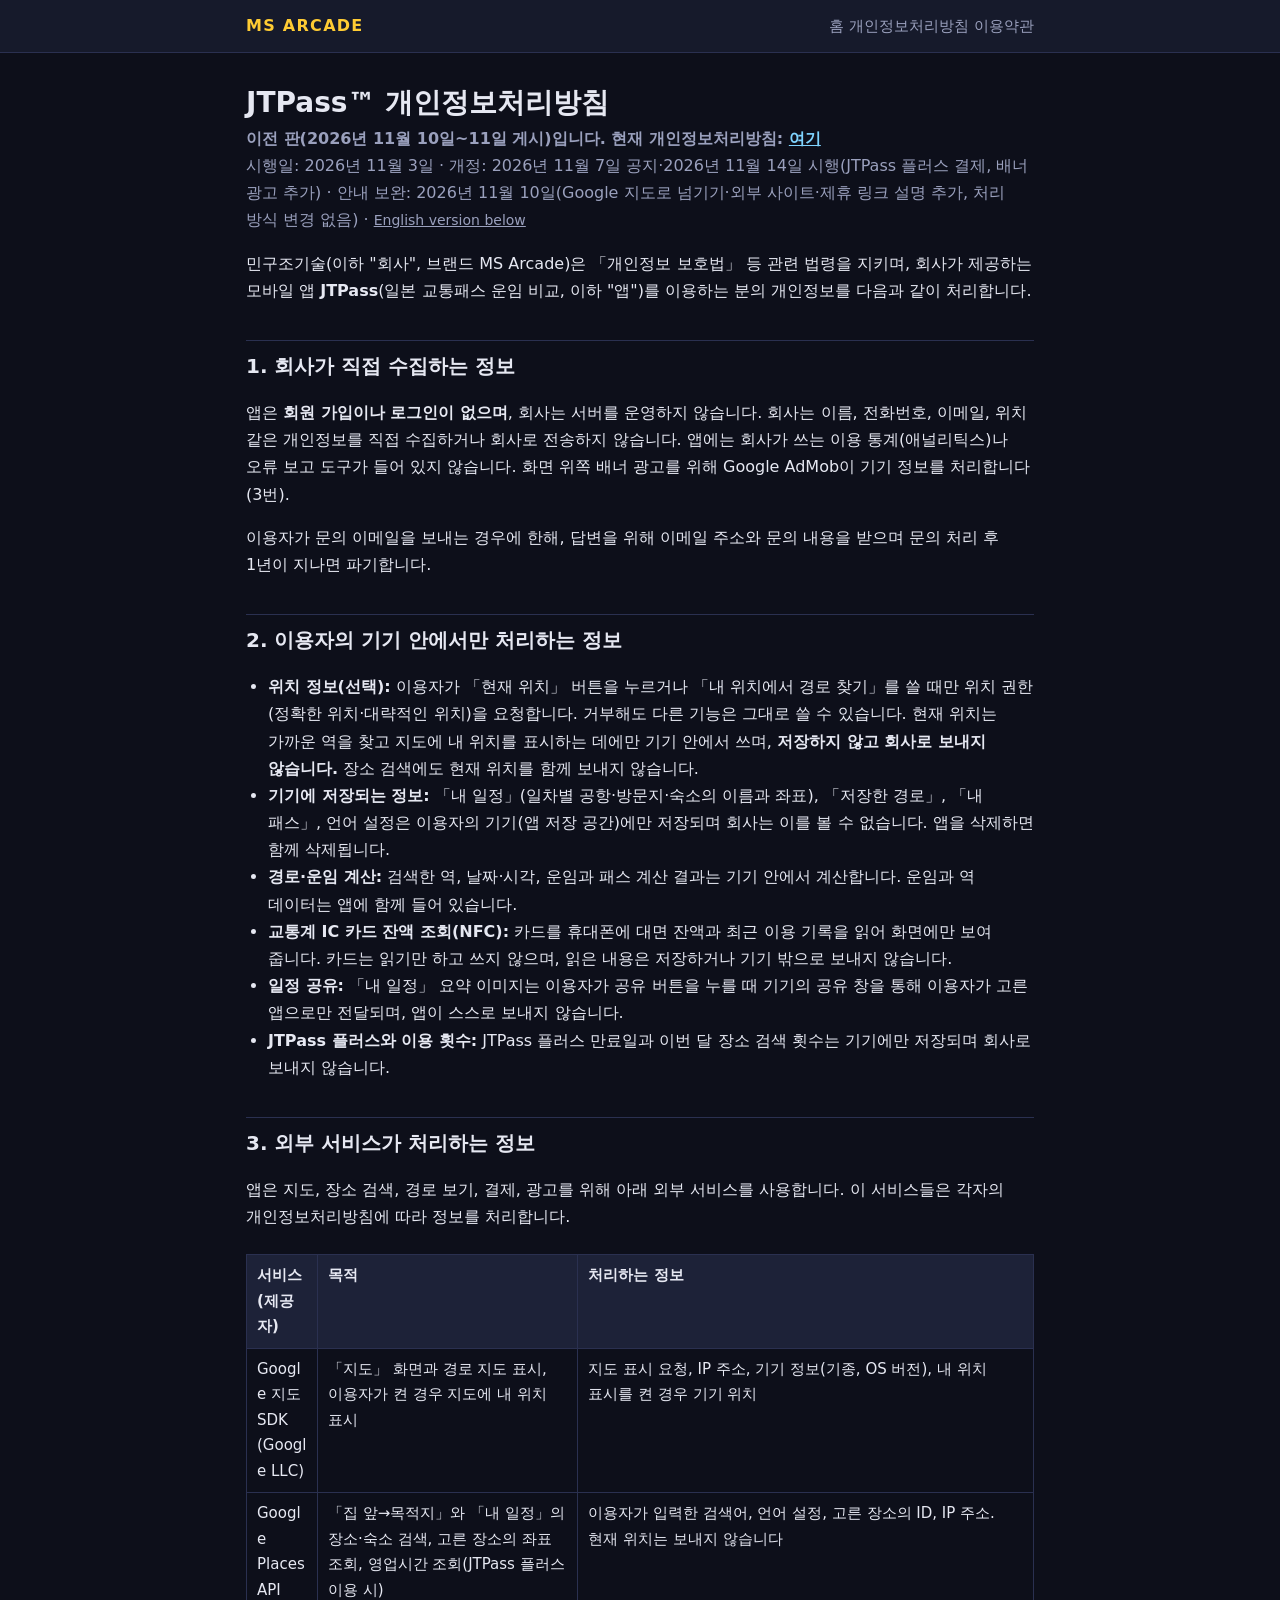
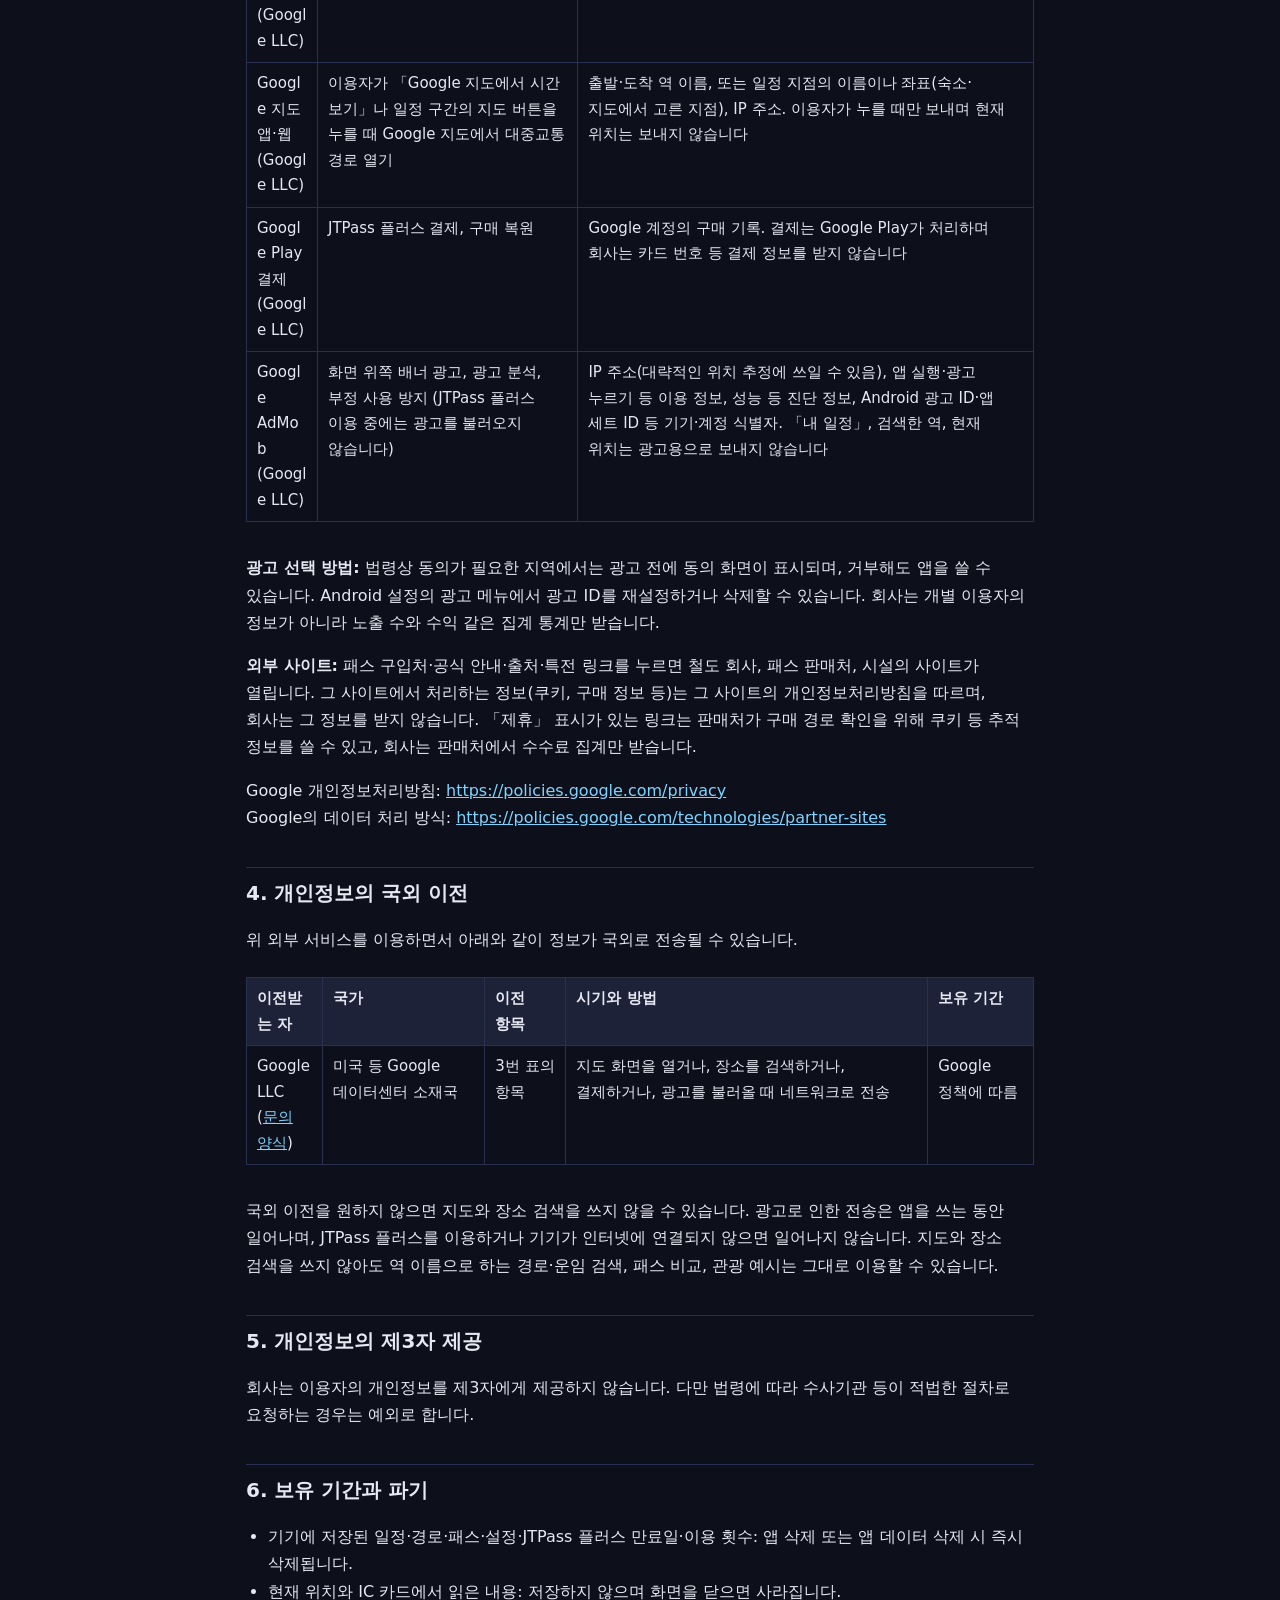
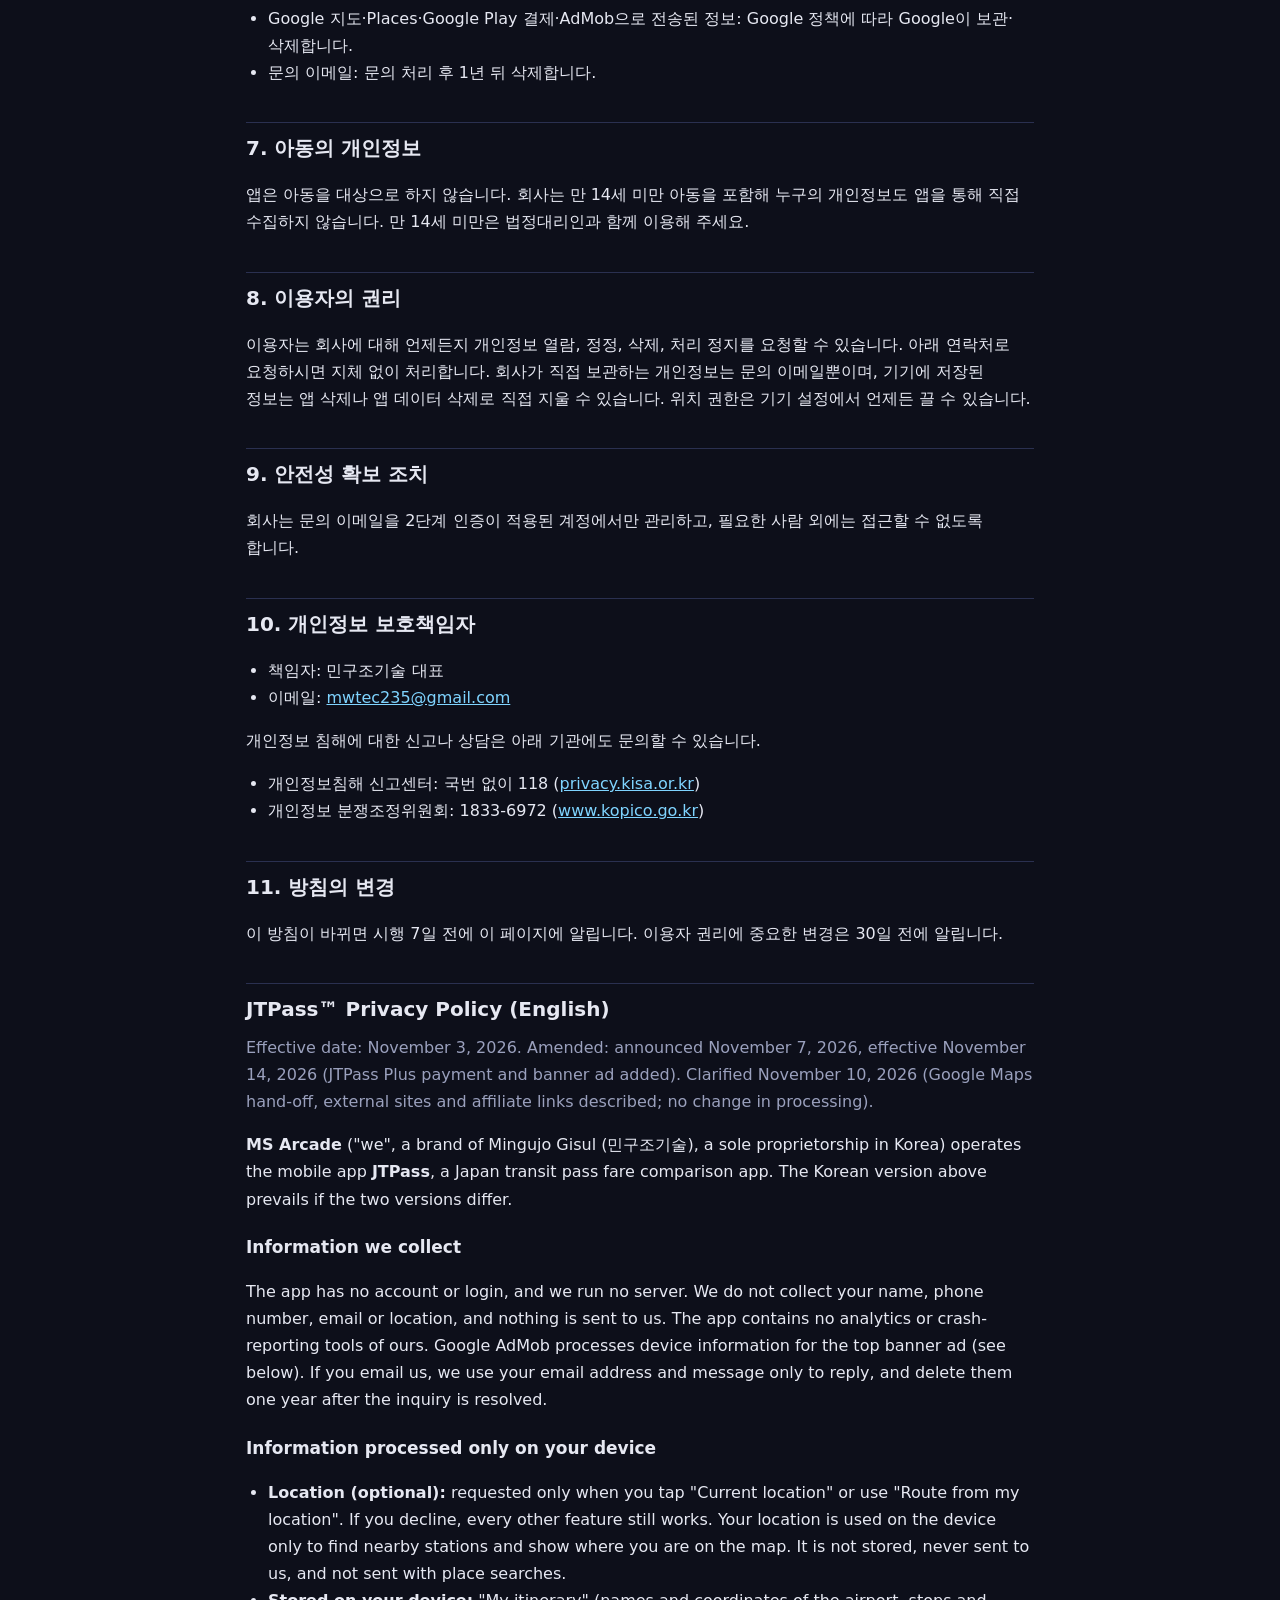
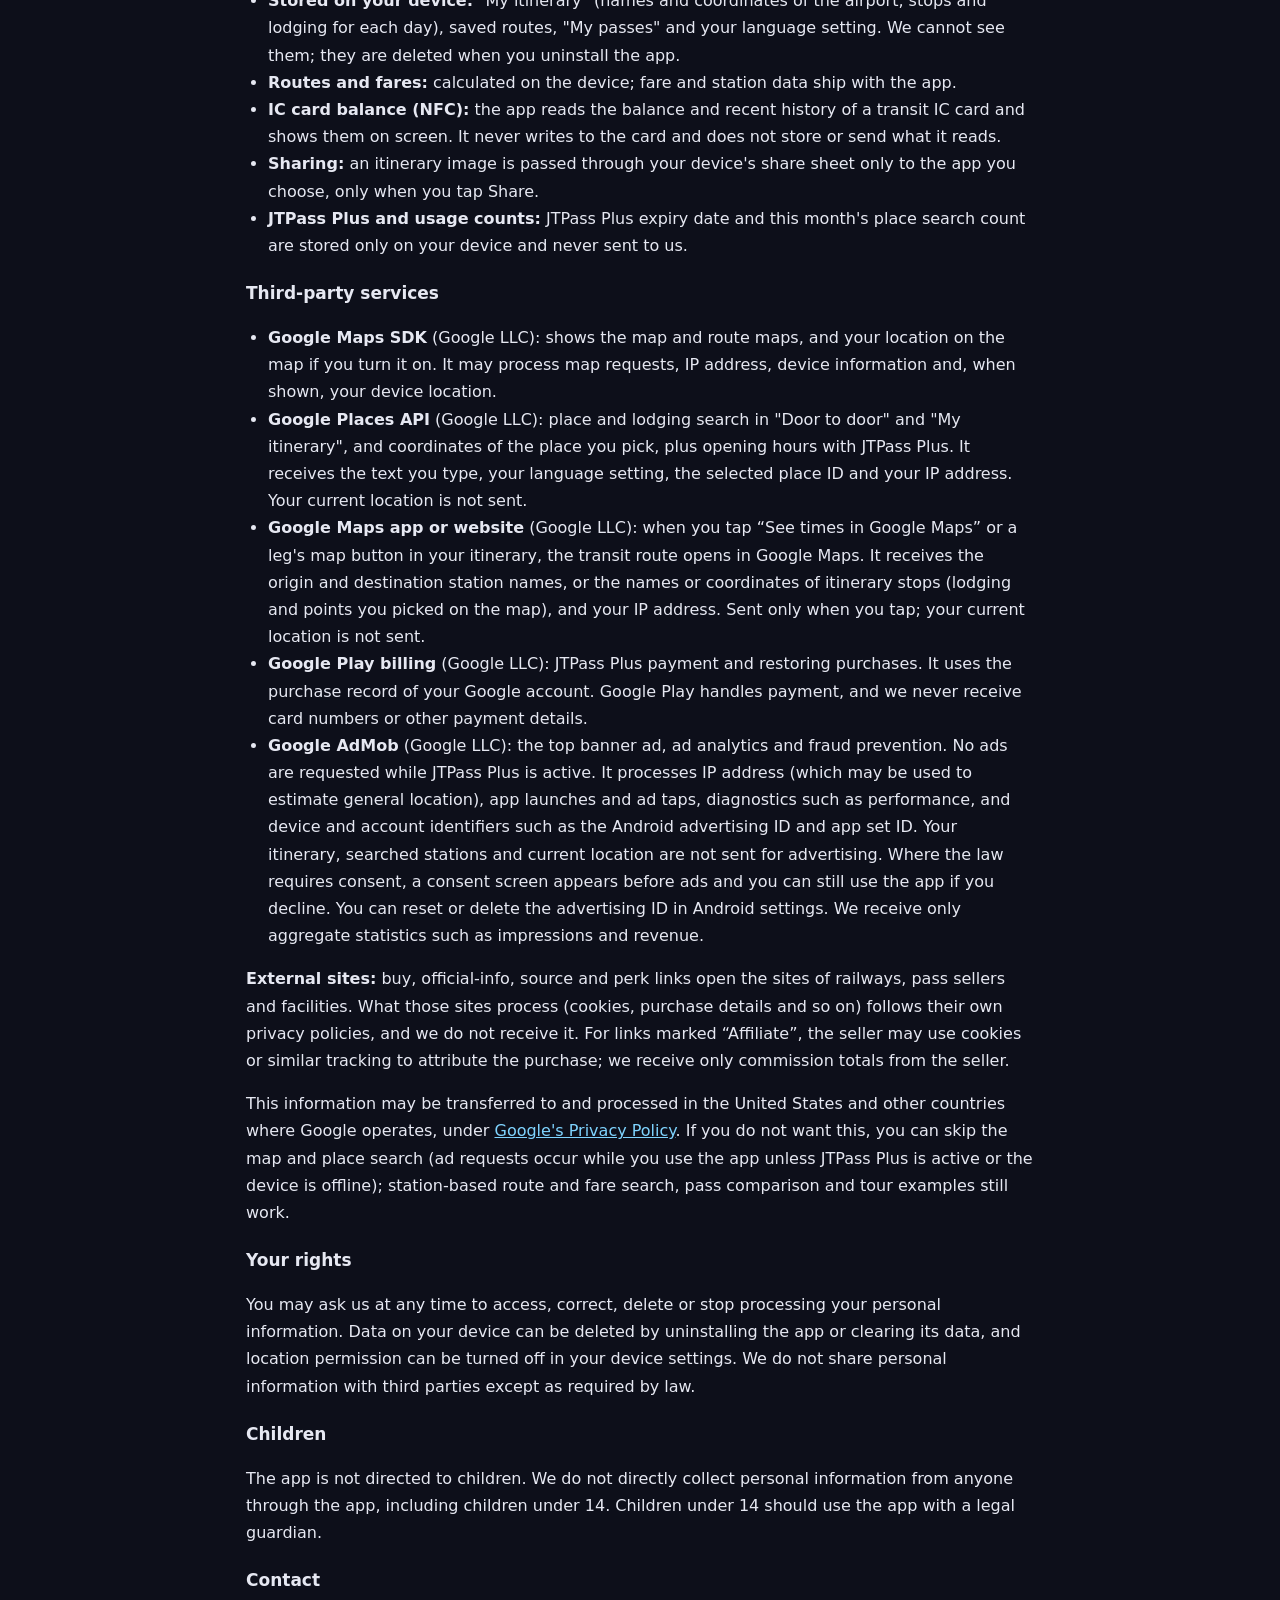
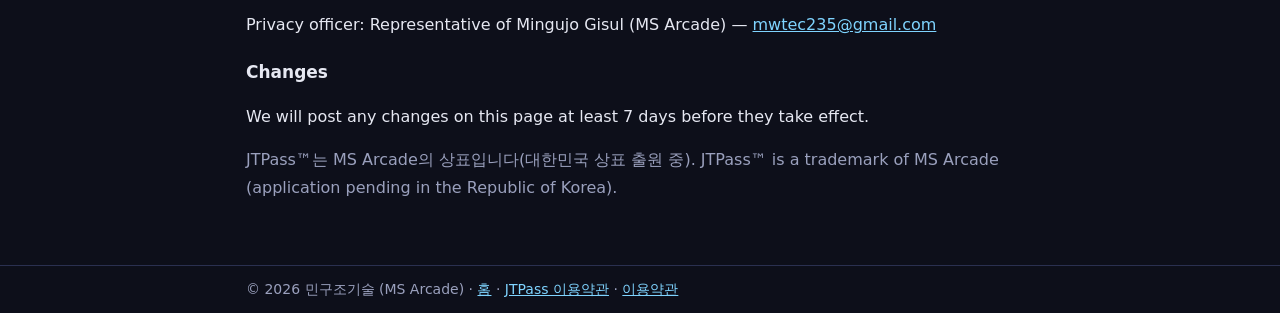
<file: jtpass-privacy-2026-11-10.html>
<!doctype html>
<html lang="ko">
<head>
<meta charset="utf-8">
<meta name="viewport" content="width=device-width, initial-scale=1">
<title>JTPass 개인정보처리방침 - MS Arcade</title>
<link rel="icon" href="icon.png">
<link rel="stylesheet" href="style.css">
</head>
<body>
<header><div class="bar">
  <a class="brand" href="./">MS ARCADE</a>
  <nav><a href="./">홈</a> <a href="privacy.html">개인정보처리방침</a> <a href="terms.html">이용약관</a></nav>
</div></header>
<main>
<h1>JTPass™ 개인정보처리방침</h1>
<p class="sub"><b>이전 판(2026년 11월 10일~11일 게시)입니다. 현재 개인정보처리방침: <a href="jtpass-privacy.html">여기</a></b><br>시행일: 2026년 11월 3일 · 개정: 2026년 11월 7일 공지·2026년 11월 14일 시행(JTPass 플러스 결제, 배너 광고 추가) · 안내 보완: 2026년 11월 10일(Google 지도로 넘기기·외부 사이트·제휴 링크 설명 추가, 처리 방식 변경 없음) · <a href="#english" class="lang">English version below</a></p>

<p>민구조기술(이하 "회사", 브랜드 MS Arcade)은 「개인정보 보호법」 등 관련 법령을 지키며,
회사가 제공하는 모바일 앱 <b>JTPass</b>(일본 교통패스 운임 비교, 이하 "앱")를 이용하는 분의 개인정보를 다음과 같이 처리합니다.</p>

<h2>1. 회사가 직접 수집하는 정보</h2>
<p>앱은 <b>회원 가입이나 로그인이 없으며</b>, 회사는 서버를 운영하지 않습니다. 회사는 이름, 전화번호, 이메일, 위치 같은 개인정보를 직접 수집하거나 회사로 전송하지 않습니다.
앱에는 회사가 쓰는 이용 통계(애널리틱스)나 오류 보고 도구가 들어 있지 않습니다. 화면 위쪽 배너 광고를 위해 Google AdMob이 기기 정보를 처리합니다(3번).</p>
<p>이용자가 문의 이메일을 보내는 경우에 한해, 답변을 위해 이메일 주소와 문의 내용을 받으며 문의 처리 후 1년이 지나면 파기합니다.</p>

<h2>2. 이용자의 기기 안에서만 처리하는 정보</h2>
<ul>
<li><b>위치 정보(선택):</b> 이용자가 「현재 위치」 버튼을 누르거나 「내 위치에서 경로 찾기」를 쓸 때만 위치 권한(정확한 위치·대략적인 위치)을 요청합니다. 거부해도 다른 기능은 그대로 쓸 수 있습니다. 현재 위치는 가까운 역을 찾고 지도에 내 위치를 표시하는 데에만 기기 안에서 쓰며, <b>저장하지 않고 회사로 보내지 않습니다.</b> 장소 검색에도 현재 위치를 함께 보내지 않습니다.</li>
<li><b>기기에 저장되는 정보:</b> 「내 일정」(일차별 공항·방문지·숙소의 이름과 좌표), 「저장한 경로」, 「내 패스」, 언어 설정은 이용자의 기기(앱 저장 공간)에만 저장되며 회사는 이를 볼 수 없습니다. 앱을 삭제하면 함께 삭제됩니다.</li>
<li><b>경로·운임 계산:</b> 검색한 역, 날짜·시각, 운임과 패스 계산 결과는 기기 안에서 계산합니다. 운임과 역 데이터는 앱에 함께 들어 있습니다.</li>
<li><b>교통계 IC 카드 잔액 조회(NFC):</b> 카드를 휴대폰에 대면 잔액과 최근 이용 기록을 읽어 화면에만 보여 줍니다. 카드는 읽기만 하고 쓰지 않으며, 읽은 내용은 저장하거나 기기 밖으로 보내지 않습니다.</li>
<li><b>일정 공유:</b> 「내 일정」 요약 이미지는 이용자가 공유 버튼을 누를 때 기기의 공유 창을 통해 이용자가 고른 앱으로만 전달되며, 앱이 스스로 보내지 않습니다.</li>
<li><b>JTPass 플러스와 이용 횟수:</b> JTPass 플러스 만료일과 이번 달 장소 검색 횟수는 기기에만 저장되며 회사로 보내지 않습니다.</li>
</ul>

<h2>3. 외부 서비스가 처리하는 정보</h2>
<p>앱은 지도, 장소 검색, 경로 보기, 결제, 광고를 위해 아래 외부 서비스를 사용합니다. 이 서비스들은 각자의 개인정보처리방침에 따라 정보를 처리합니다.</p>
<div class="tablewrap"><table>
<tr><th>서비스(제공자)</th><th>목적</th><th>처리하는 정보</th></tr>
<tr><td>Google 지도 SDK<br>(Google LLC)</td><td>「지도」 화면과 경로 지도 표시, 이용자가 켠 경우 지도에 내 위치 표시</td><td>지도 표시 요청, IP 주소, 기기 정보(기종, OS 버전), 내 위치 표시를 켠 경우 기기 위치</td></tr>
<tr><td>Google Places API<br>(Google LLC)</td><td>「집 앞→목적지」와 「내 일정」의 장소·숙소 검색, 고른 장소의 좌표 조회, 영업시간 조회(JTPass 플러스 이용 시)</td><td>이용자가 입력한 검색어, 언어 설정, 고른 장소의 ID, IP 주소. 현재 위치는 보내지 않습니다</td></tr>
<tr><td>Google 지도 앱·웹<br>(Google LLC)</td><td>이용자가 「Google 지도에서 시간 보기」나 일정 구간의 지도 버튼을 누를 때 Google 지도에서 대중교통 경로 열기</td><td>출발·도착 역 이름, 또는 일정 지점의 이름이나 좌표(숙소·지도에서 고른 지점), IP 주소. 이용자가 누를 때만 보내며 현재 위치는 보내지 않습니다</td></tr>
<tr><td>Google Play 결제<br>(Google LLC)</td><td>JTPass 플러스 결제, 구매 복원</td><td>Google 계정의 구매 기록. 결제는 Google Play가 처리하며 회사는 카드 번호 등 결제 정보를 받지 않습니다</td></tr>
<tr><td>Google AdMob<br>(Google LLC)</td><td>화면 위쪽 배너 광고, 광고 분석, 부정 사용 방지 (JTPass 플러스 이용 중에는 광고를 불러오지 않습니다)</td><td>IP 주소(대략적인 위치 추정에 쓰일 수 있음), 앱 실행·광고 누르기 등 이용 정보, 성능 등 진단 정보, Android 광고 ID·앱 세트 ID 등 기기·계정 식별자. 「내 일정」, 검색한 역, 현재 위치는 광고용으로 보내지 않습니다</td></tr>
</table></div>
<p><b>광고 선택 방법:</b> 법령상 동의가 필요한 지역에서는 광고 전에 동의 화면이 표시되며, 거부해도 앱을 쓸 수 있습니다. Android 설정의 광고 메뉴에서 광고 ID를 재설정하거나 삭제할 수 있습니다. 회사는 개별 이용자의 정보가 아니라 노출 수와 수익 같은 집계 통계만 받습니다.</p>
<p><b>외부 사이트:</b> 패스 구입처·공식 안내·출처·특전 링크를 누르면 철도 회사, 패스 판매처, 시설의 사이트가 열립니다. 그 사이트에서 처리하는 정보(쿠키, 구매 정보 등)는 그 사이트의 개인정보처리방침을 따르며, 회사는 그 정보를 받지 않습니다. 「제휴」 표시가 있는 링크는 판매처가 구매 경로 확인을 위해 쿠키 등 추적 정보를 쓸 수 있고, 회사는 판매처에서 수수료 집계만 받습니다.</p>
<p>Google 개인정보처리방침: <a href="https://policies.google.com/privacy?hl=ko">https://policies.google.com/privacy</a><br>
Google의 데이터 처리 방식: <a href="https://policies.google.com/technologies/partner-sites?hl=ko">https://policies.google.com/technologies/partner-sites</a></p>

<h2>4. 개인정보의 국외 이전</h2>
<p>위 외부 서비스를 이용하면서 아래와 같이 정보가 국외로 전송될 수 있습니다.</p>
<div class="tablewrap"><table>
<tr><th>이전받는 자</th><th>국가</th><th>이전 항목</th><th>시기와 방법</th><th>보유 기간</th></tr>
<tr><td>Google LLC<br>(<a href="https://support.google.com/policies/contact/general_privacy_form">문의 양식</a>)</td><td>미국 등 Google 데이터센터 소재국</td><td>3번 표의 항목</td><td>지도 화면을 열거나, 장소를 검색하거나, 결제하거나, 광고를 불러올 때 네트워크로 전송</td><td>Google 정책에 따름</td></tr>
</table></div>
<p>국외 이전을 원하지 않으면 지도와 장소 검색을 쓰지 않을 수 있습니다. 광고로 인한 전송은 앱을 쓰는 동안 일어나며, JTPass 플러스를 이용하거나 기기가 인터넷에 연결되지 않으면 일어나지 않습니다. 지도와 장소 검색을 쓰지 않아도 역 이름으로 하는 경로·운임 검색, 패스 비교, 관광 예시는 그대로 이용할 수 있습니다.</p>

<h2>5. 개인정보의 제3자 제공</h2>
<p>회사는 이용자의 개인정보를 제3자에게 제공하지 않습니다. 다만 법령에 따라 수사기관 등이 적법한 절차로 요청하는 경우는 예외로 합니다.</p>

<h2>6. 보유 기간과 파기</h2>
<ul>
<li>기기에 저장된 일정·경로·패스·설정·JTPass 플러스 만료일·이용 횟수: 앱 삭제 또는 앱 데이터 삭제 시 즉시 삭제됩니다.</li>
<li>현재 위치와 IC 카드에서 읽은 내용: 저장하지 않으며 화면을 닫으면 사라집니다.</li>
<li>Google 지도·Places·Google Play 결제·AdMob으로 전송된 정보: Google 정책에 따라 Google이 보관·삭제합니다.</li>
<li>문의 이메일: 문의 처리 후 1년 뒤 삭제합니다.</li>
</ul>

<h2>7. 아동의 개인정보</h2>
<p>앱은 아동을 대상으로 하지 않습니다. 회사는 만 14세 미만 아동을 포함해 누구의 개인정보도 앱을 통해 직접 수집하지 않습니다. 만 14세 미만은 법정대리인과 함께 이용해 주세요.</p>

<h2>8. 이용자의 권리</h2>
<p>이용자는 회사에 대해 언제든지 개인정보 열람, 정정, 삭제, 처리 정지를 요청할 수 있습니다. 아래 연락처로 요청하시면 지체 없이 처리합니다.
회사가 직접 보관하는 개인정보는 문의 이메일뿐이며, 기기에 저장된 정보는 앱 삭제나 앱 데이터 삭제로 직접 지울 수 있습니다. 위치 권한은 기기 설정에서 언제든 끌 수 있습니다.</p>

<h2>9. 안전성 확보 조치</h2>
<p>회사는 문의 이메일을 2단계 인증이 적용된 계정에서만 관리하고, 필요한 사람 외에는 접근할 수 없도록 합니다.</p>

<h2>10. 개인정보 보호책임자</h2>
<ul>
<li>책임자: 민구조기술 대표</li>
<li>이메일: <a href="mailto:mwtec235@gmail.com">mwtec235@gmail.com</a></li>
</ul>
<p>개인정보 침해에 대한 신고나 상담은 아래 기관에도 문의할 수 있습니다.</p>
<ul>
<li>개인정보침해 신고센터: 국번 없이 118 (<a href="https://privacy.kisa.or.kr">privacy.kisa.or.kr</a>)</li>
<li>개인정보 분쟁조정위원회: 1833-6972 (<a href="https://www.kopico.go.kr">www.kopico.go.kr</a>)</li>
</ul>

<h2>11. 방침의 변경</h2>
<p>이 방침이 바뀌면 시행 7일 전에 이 페이지에 알립니다. 이용자 권리에 중요한 변경은 30일 전에 알립니다.</p>

<h2 id="english" lang="en">JTPass™ Privacy Policy (English)</h2>
<div lang="en">
<p class="sub">Effective date: November 3, 2026. Amended: announced November 7, 2026, effective November 14, 2026 (JTPass Plus payment and banner ad added). Clarified November 10, 2026 (Google Maps hand-off, external sites and affiliate links described; no change in processing).</p>
<p><b>MS Arcade</b> ("we", a brand of Mingujo Gisul (민구조기술), a sole proprietorship in Korea) operates the mobile app <b>JTPass</b>, a Japan transit pass fare comparison app. The Korean version above prevails if the two versions differ.</p>
<h3>Information we collect</h3>
<p>The app has no account or login, and we run no server. We do not collect your name, phone number, email or location, and nothing is sent to us. The app contains no analytics or crash-reporting tools of ours. Google AdMob processes device information for the top banner ad (see below).
If you email us, we use your email address and message only to reply, and delete them one year after the inquiry is resolved.</p>
<h3>Information processed only on your device</h3>
<ul>
<li><b>Location (optional):</b> requested only when you tap "Current location" or use "Route from my location". If you decline, every other feature still works. Your location is used on the device only to find nearby stations and show where you are on the map. It is not stored, never sent to us, and not sent with place searches.</li>
<li><b>Stored on your device:</b> "My itinerary" (names and coordinates of the airport, stops and lodging for each day), saved routes, "My passes" and your language setting. We cannot see them; they are deleted when you uninstall the app.</li>
<li><b>Routes and fares:</b> calculated on the device; fare and station data ship with the app.</li>
<li><b>IC card balance (NFC):</b> the app reads the balance and recent history of a transit IC card and shows them on screen. It never writes to the card and does not store or send what it reads.</li>
<li><b>Sharing:</b> an itinerary image is passed through your device's share sheet only to the app you choose, only when you tap Share.</li>
<li><b>JTPass Plus and usage counts:</b> JTPass Plus expiry date and this month's place search count are stored only on your device and never sent to us.</li>
</ul>
<h3>Third-party services</h3>
<ul>
<li><b>Google Maps SDK</b> (Google LLC): shows the map and route maps, and your location on the map if you turn it on. It may process map requests, IP address, device information and, when shown, your device location.</li>
<li><b>Google Places API</b> (Google LLC): place and lodging search in "Door to door" and "My itinerary", and coordinates of the place you pick, plus opening hours with JTPass Plus. It receives the text you type, your language setting, the selected place ID and your IP address. Your current location is not sent.</li>
<li><b>Google Maps app or website</b> (Google LLC): when you tap “See times in Google Maps” or a leg's map button in your itinerary, the transit route opens in Google Maps. It receives the origin and destination station names, or the names or coordinates of itinerary stops (lodging and points you picked on the map), and your IP address. Sent only when you tap; your current location is not sent.</li>
<li><b>Google Play billing</b> (Google LLC): JTPass Plus payment and restoring purchases. It uses the purchase record of your Google account. Google Play handles payment, and we never receive card numbers or other payment details.</li>
<li><b>Google AdMob</b> (Google LLC): the top banner ad, ad analytics and fraud prevention. No ads are requested while JTPass Plus is active. It processes IP address (which may be used to estimate general location), app launches and ad taps, diagnostics such as performance, and device and account identifiers such as the Android advertising ID and app set ID. Your itinerary, searched stations and current location are not sent for advertising. Where the law requires consent, a consent screen appears before ads and you can still use the app if you decline. You can reset or delete the advertising ID in Android settings. We receive only aggregate statistics such as impressions and revenue.</li>
</ul>
<p><b>External sites:</b> buy, official-info, source and perk links open the sites of railways, pass sellers and facilities. What those sites process (cookies, purchase details and so on) follows their own privacy policies, and we do not receive it. For links marked “Affiliate”, the seller may use cookies or similar tracking to attribute the purchase; we receive only commission totals from the seller.</p>
<p>This information may be transferred to and processed in the United States and other countries where Google operates, under <a href="https://policies.google.com/privacy">Google's Privacy Policy</a>. If you do not want this, you can skip the map and place search (ad requests occur while you use the app unless JTPass Plus is active or the device is offline); station-based route and fare search, pass comparison and tour examples still work.</p>
<h3>Your rights</h3>
<p>You may ask us at any time to access, correct, delete or stop processing your personal information. Data on your device can be deleted by uninstalling the app or clearing its data, and location permission can be turned off in your device settings. We do not share personal information with third parties except as required by law.</p>
<h3>Children</h3>
<p>The app is not directed to children. We do not directly collect personal information from anyone through the app, including children under 14. Children under 14 should use the app with a legal guardian.</p>
<h3>Contact</h3>
<p>Privacy officer: Representative of Mingujo Gisul (MS Arcade) — <a href="mailto:mwtec235@gmail.com">mwtec235@gmail.com</a></p>
<h3>Changes</h3>
<p>We will post any changes on this page at least 7 days before they take effect.</p>
</div>
<p class="sub" id="trademark">JTPass™는 MS Arcade의 상표입니다(대한민국 상표 출원 중). <span lang="en">JTPass™ is a trademark of MS Arcade (application pending in the Republic of Korea).</span></p>
</main>
<footer><div class="bar">© 2026 민구조기술 (MS Arcade) · <a href="./">홈</a> · <a href="jtpass-terms.html">JTPass 이용약관</a> · <a href="terms.html">이용약관</a></div></footer>
</body>
</html>
</file>
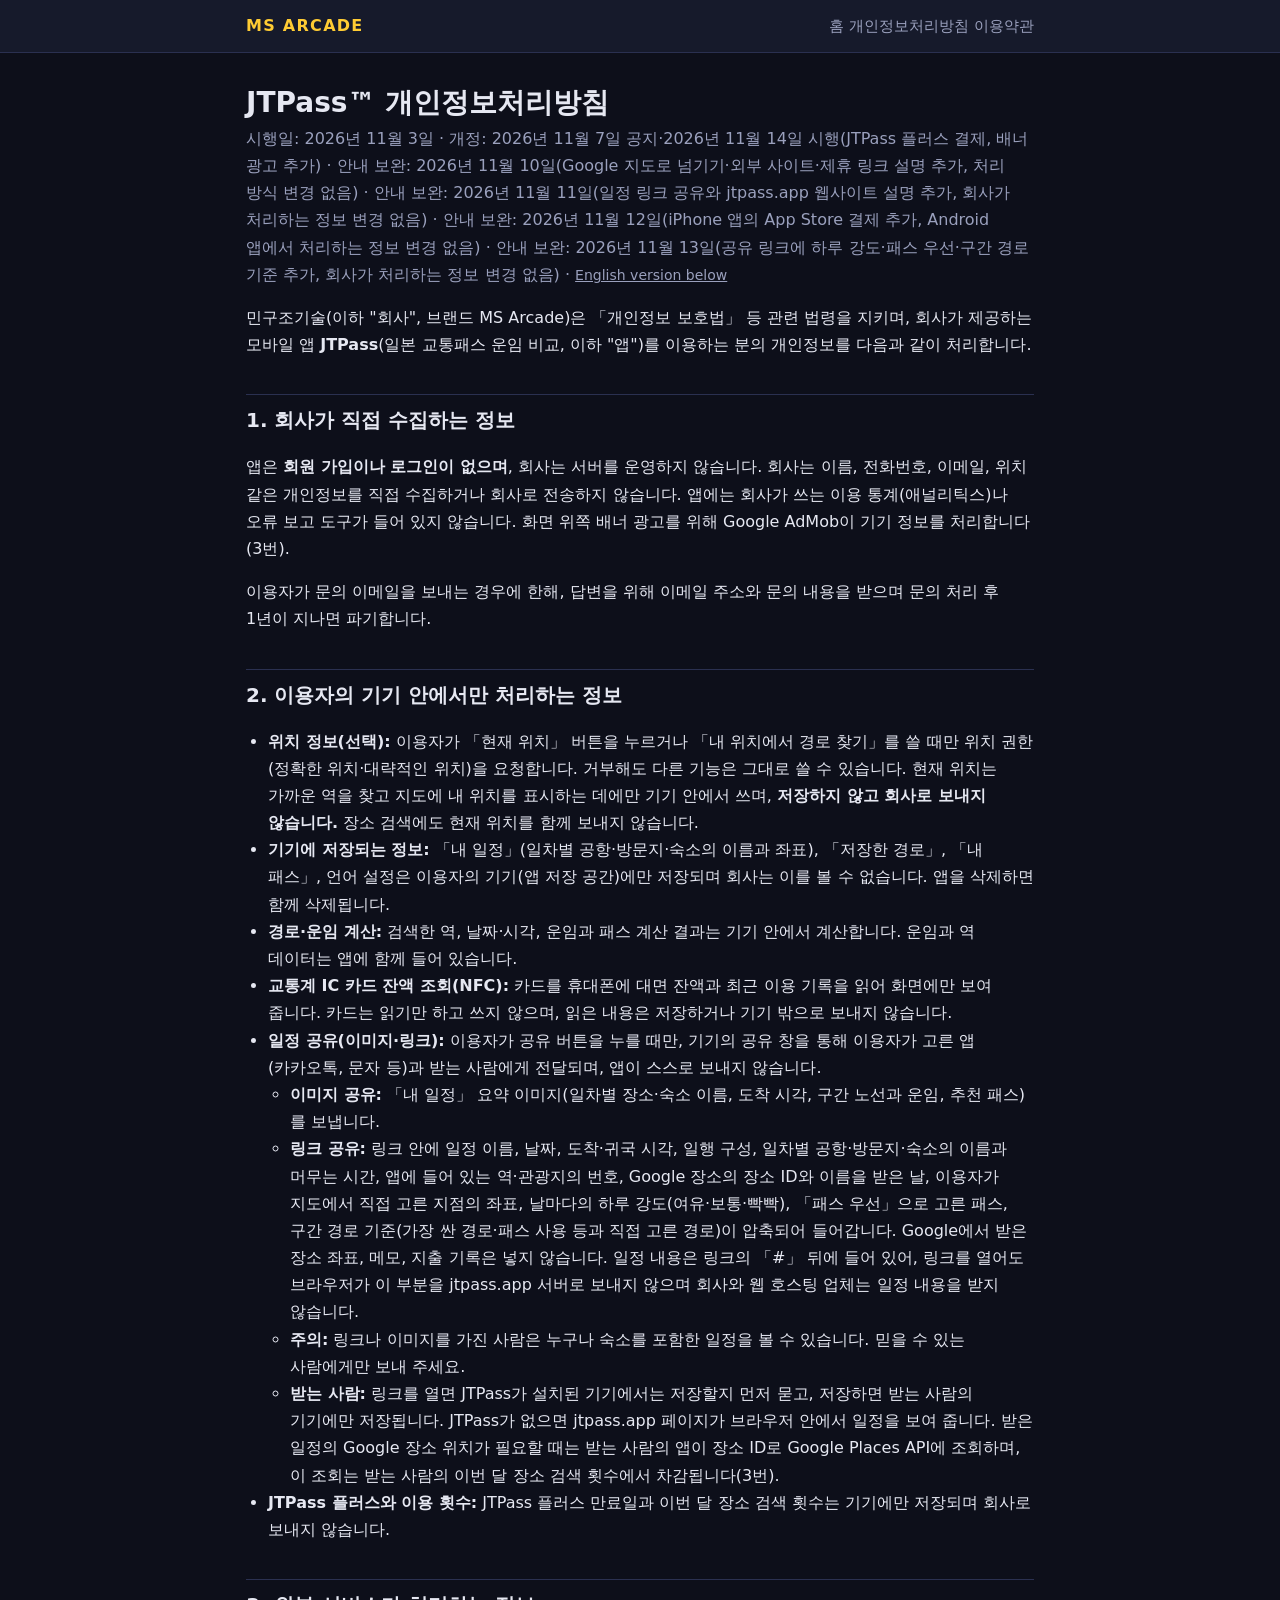
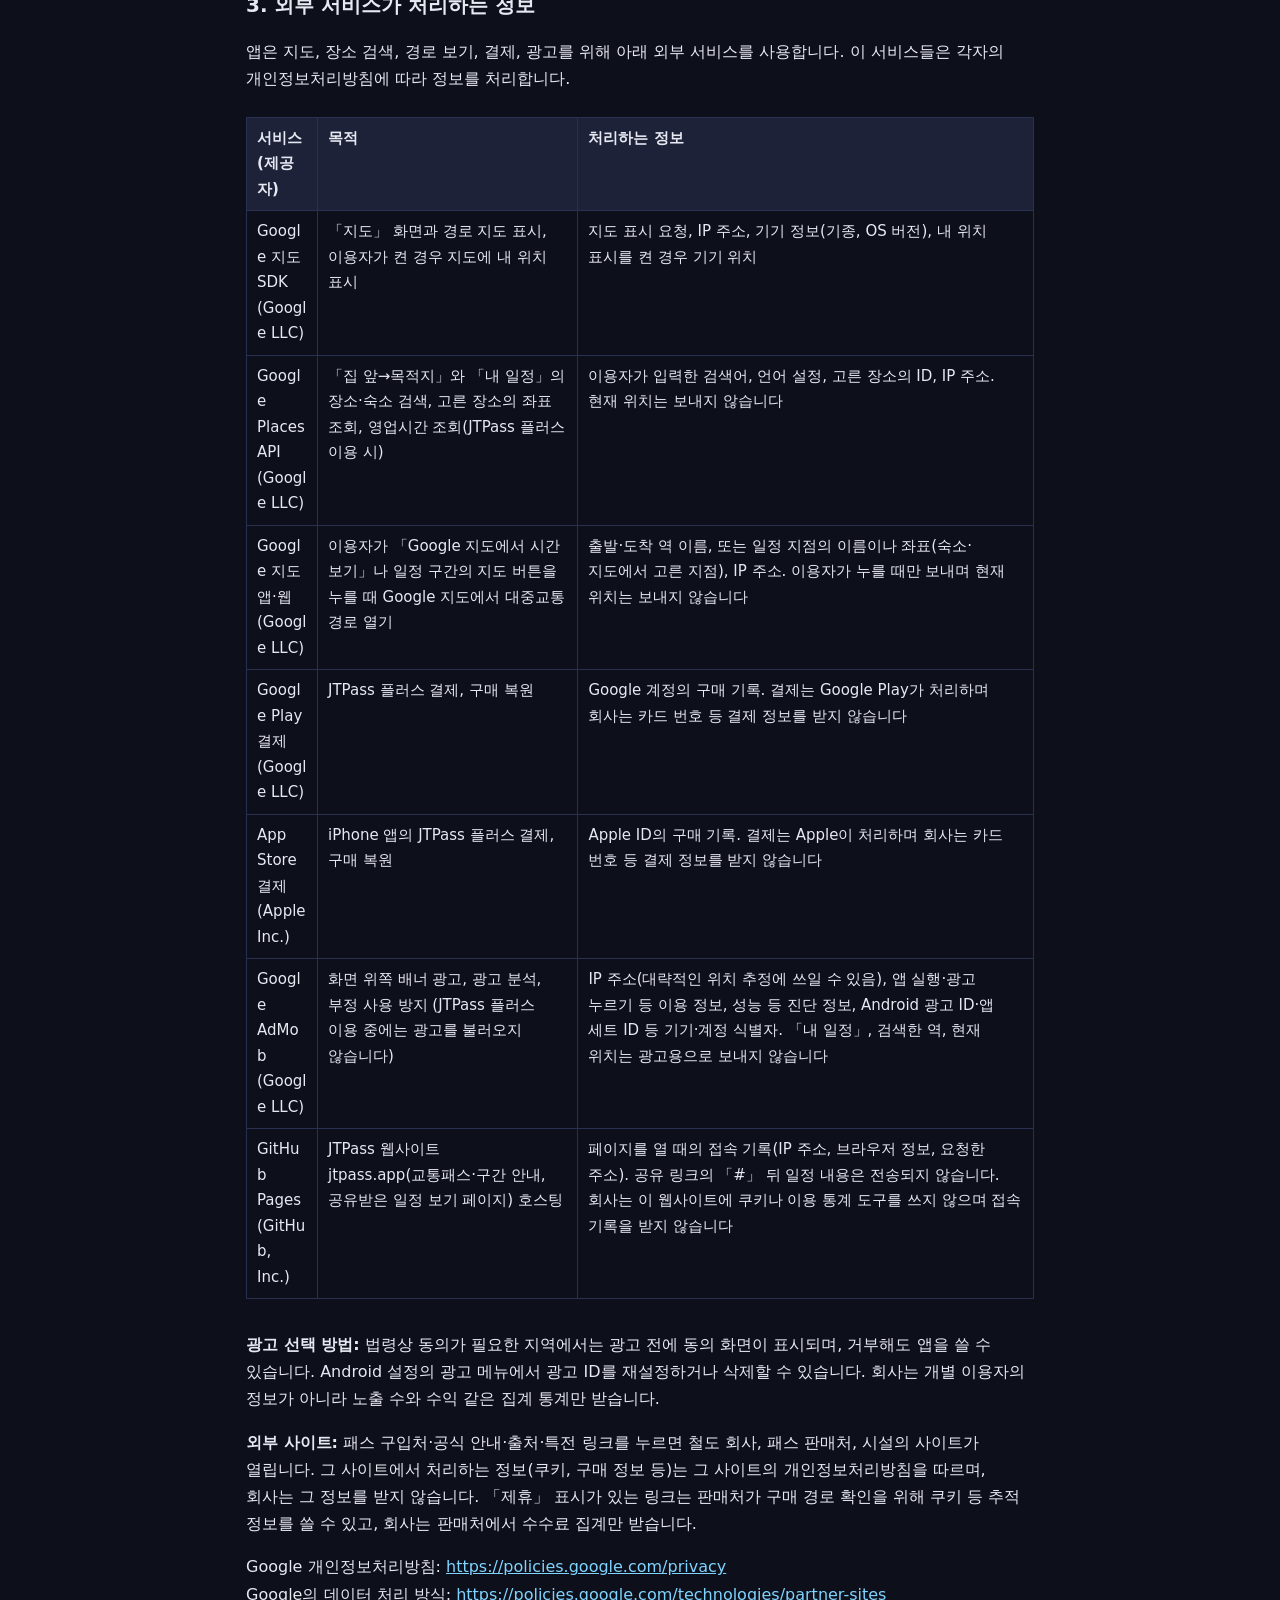
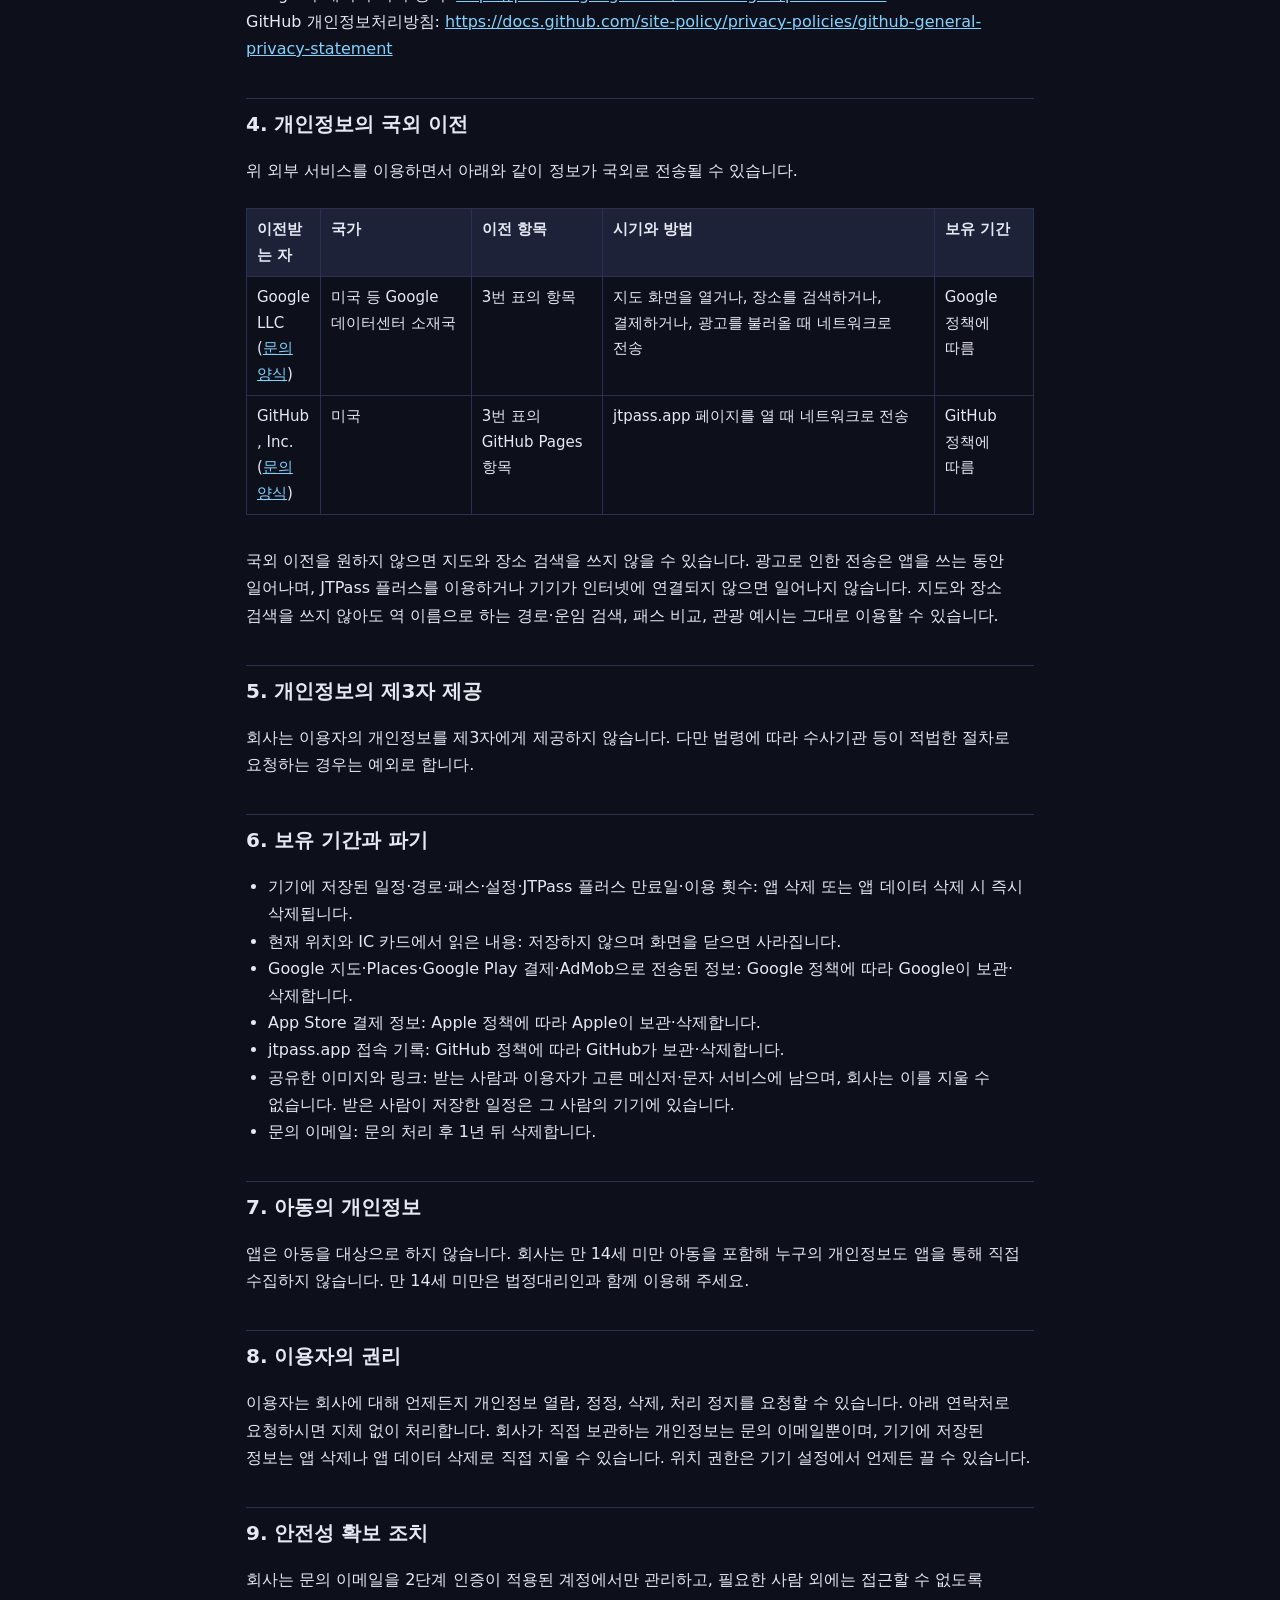
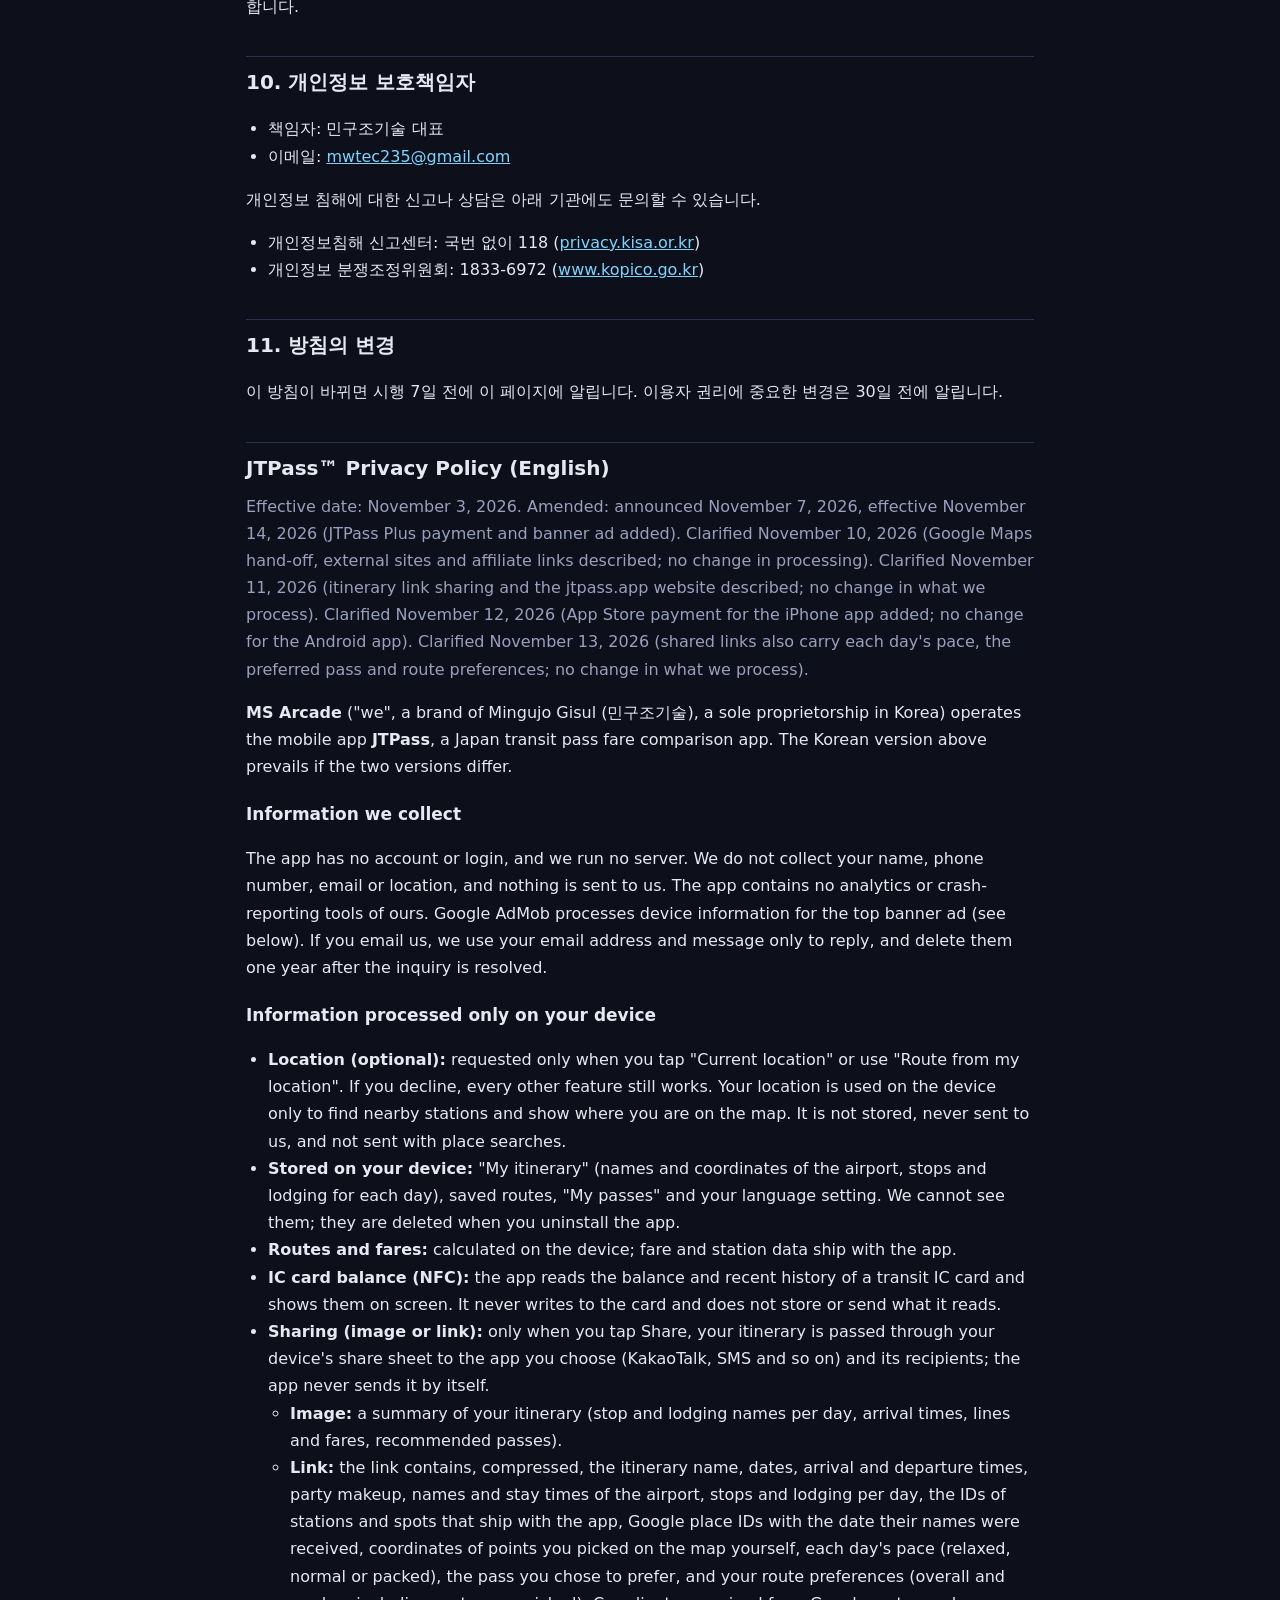
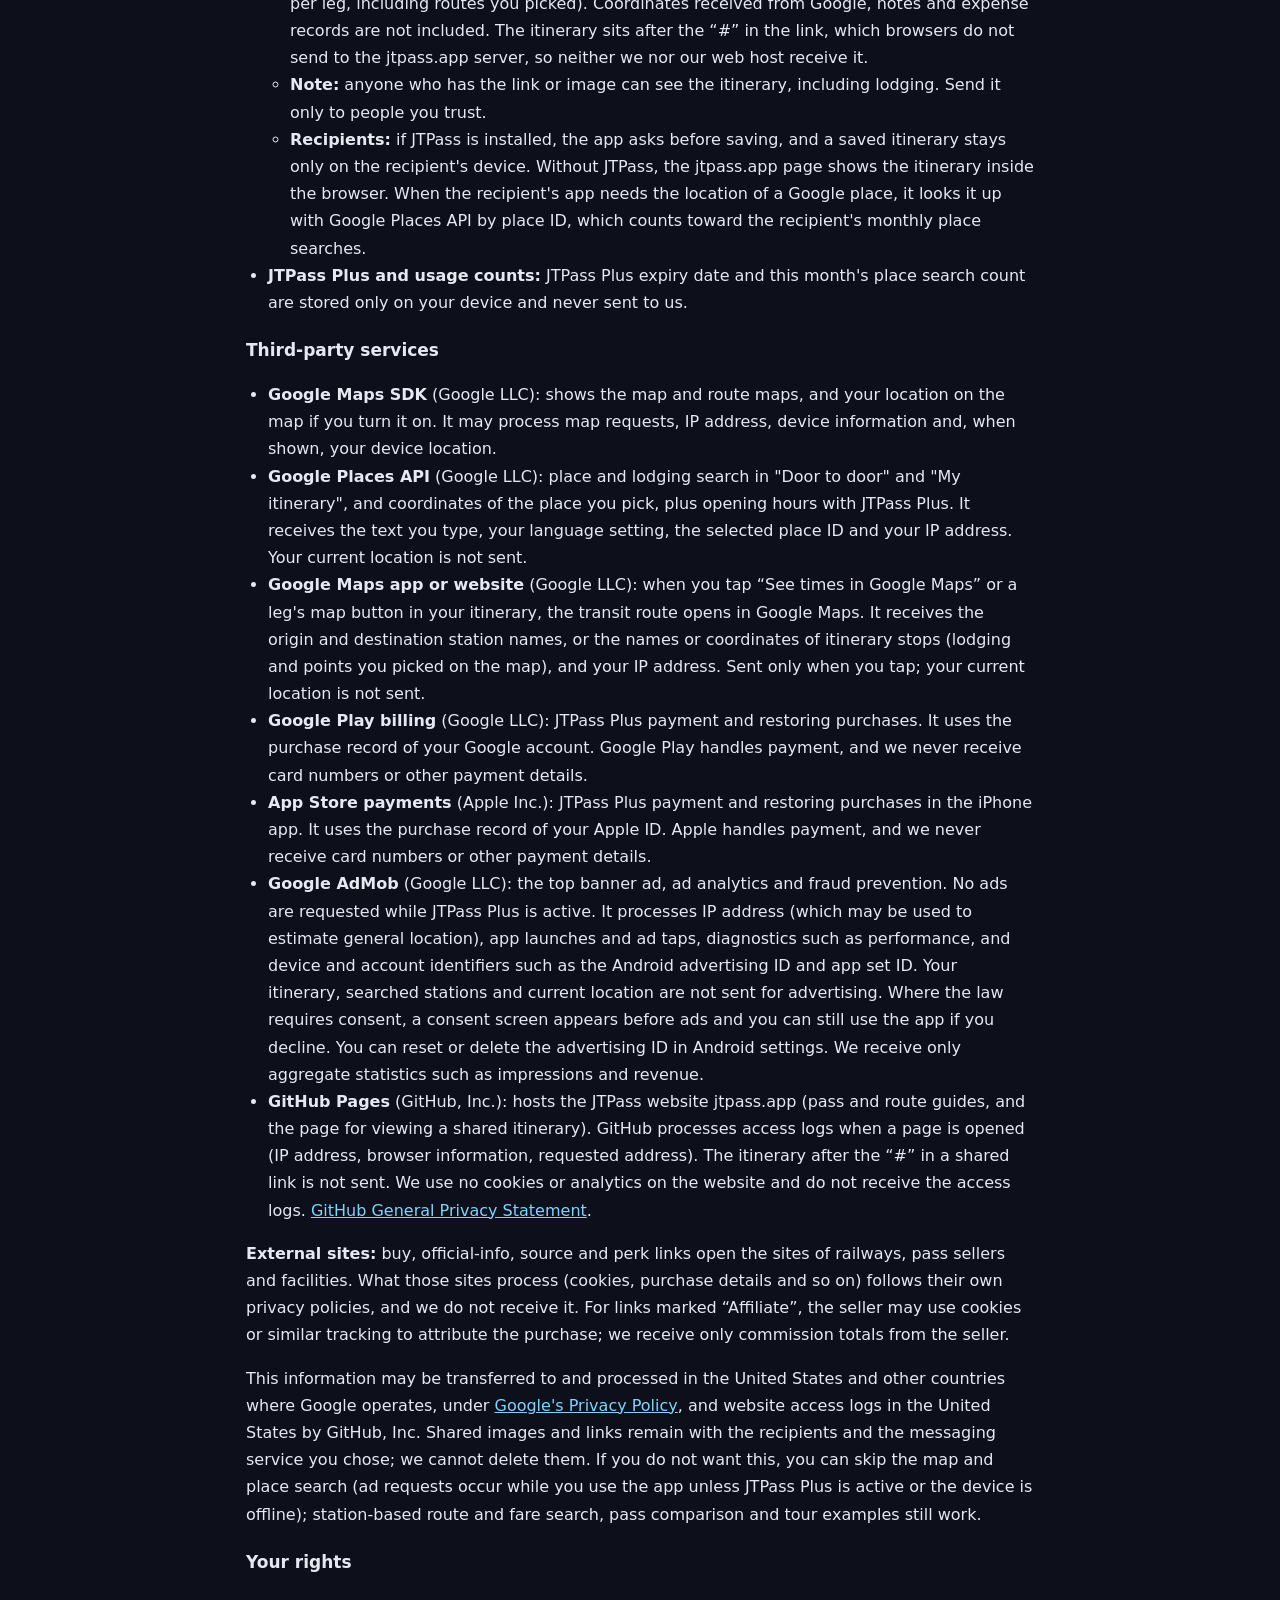
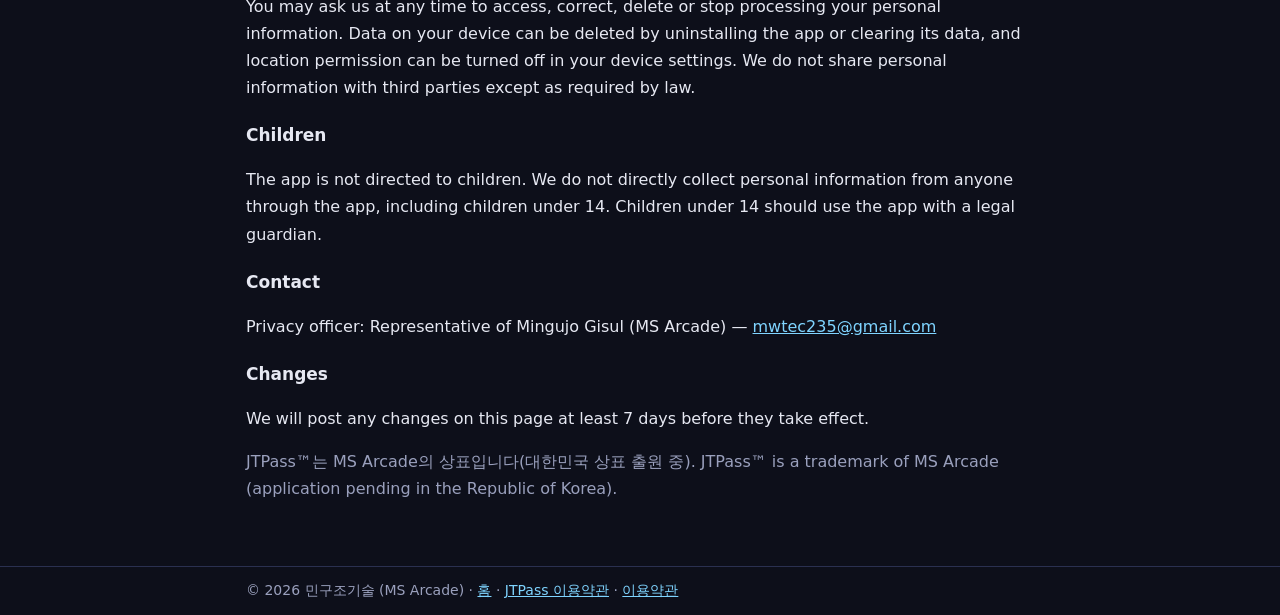
<file: jtpass-privacy-2026-11-13.html>
<!doctype html>
<html lang="ko">
<head>
<meta charset="utf-8">
<meta name="viewport" content="width=device-width, initial-scale=1">
<title>JTPass 개인정보처리방침 - MS Arcade</title>
<link rel="icon" href="icon.png">
<link rel="stylesheet" href="style.css">
</head>
<body>
<header><div class="bar">
  <a class="brand" href="./">MS ARCADE</a>
  <nav><a href="./">홈</a> <a href="privacy.html">개인정보처리방침</a> <a href="terms.html">이용약관</a></nav>
</div></header>
<main>
<h1>JTPass™ 개인정보처리방침</h1>
<p class="sub">시행일: 2026년 11월 3일 · 개정: 2026년 11월 7일 공지·2026년 11월 14일 시행(JTPass 플러스 결제, 배너 광고 추가) · 안내 보완: 2026년 11월 10일(Google 지도로 넘기기·외부 사이트·제휴 링크 설명 추가, 처리 방식 변경 없음) · 안내 보완: 2026년 11월 11일(일정 링크 공유와 jtpass.app 웹사이트 설명 추가, 회사가 처리하는 정보 변경 없음) · 안내 보완: 2026년 11월 12일(iPhone 앱의 App Store 결제 추가, Android 앱에서 처리하는 정보 변경 없음) · 안내 보완: 2026년 11월 13일(공유 링크에 하루 강도·패스 우선·구간 경로 기준 추가, 회사가 처리하는 정보 변경 없음) · <a href="#english" class="lang">English version below</a></p>

<p>민구조기술(이하 "회사", 브랜드 MS Arcade)은 「개인정보 보호법」 등 관련 법령을 지키며,
회사가 제공하는 모바일 앱 <b>JTPass</b>(일본 교통패스 운임 비교, 이하 "앱")를 이용하는 분의 개인정보를 다음과 같이 처리합니다.</p>

<h2>1. 회사가 직접 수집하는 정보</h2>
<p>앱은 <b>회원 가입이나 로그인이 없으며</b>, 회사는 서버를 운영하지 않습니다. 회사는 이름, 전화번호, 이메일, 위치 같은 개인정보를 직접 수집하거나 회사로 전송하지 않습니다.
앱에는 회사가 쓰는 이용 통계(애널리틱스)나 오류 보고 도구가 들어 있지 않습니다. 화면 위쪽 배너 광고를 위해 Google AdMob이 기기 정보를 처리합니다(3번).</p>
<p>이용자가 문의 이메일을 보내는 경우에 한해, 답변을 위해 이메일 주소와 문의 내용을 받으며 문의 처리 후 1년이 지나면 파기합니다.</p>

<h2>2. 이용자의 기기 안에서만 처리하는 정보</h2>
<ul>
<li><b>위치 정보(선택):</b> 이용자가 「현재 위치」 버튼을 누르거나 「내 위치에서 경로 찾기」를 쓸 때만 위치 권한(정확한 위치·대략적인 위치)을 요청합니다. 거부해도 다른 기능은 그대로 쓸 수 있습니다. 현재 위치는 가까운 역을 찾고 지도에 내 위치를 표시하는 데에만 기기 안에서 쓰며, <b>저장하지 않고 회사로 보내지 않습니다.</b> 장소 검색에도 현재 위치를 함께 보내지 않습니다.</li>
<li><b>기기에 저장되는 정보:</b> 「내 일정」(일차별 공항·방문지·숙소의 이름과 좌표), 「저장한 경로」, 「내 패스」, 언어 설정은 이용자의 기기(앱 저장 공간)에만 저장되며 회사는 이를 볼 수 없습니다. 앱을 삭제하면 함께 삭제됩니다.</li>
<li><b>경로·운임 계산:</b> 검색한 역, 날짜·시각, 운임과 패스 계산 결과는 기기 안에서 계산합니다. 운임과 역 데이터는 앱에 함께 들어 있습니다.</li>
<li><b>교통계 IC 카드 잔액 조회(NFC):</b> 카드를 휴대폰에 대면 잔액과 최근 이용 기록을 읽어 화면에만 보여 줍니다. 카드는 읽기만 하고 쓰지 않으며, 읽은 내용은 저장하거나 기기 밖으로 보내지 않습니다.</li>
<li><b>일정 공유(이미지·링크):</b> 이용자가 공유 버튼을 누를 때만, 기기의 공유 창을 통해 이용자가 고른 앱(카카오톡, 문자 등)과 받는 사람에게 전달되며, 앱이 스스로 보내지 않습니다.
  <ul>
  <li><b>이미지 공유:</b> 「내 일정」 요약 이미지(일차별 장소·숙소 이름, 도착 시각, 구간 노선과 운임, 추천 패스)를 보냅니다.</li>
  <li><b>링크 공유:</b> 링크 안에 일정 이름, 날짜, 도착·귀국 시각, 일행 구성, 일차별 공항·방문지·숙소의 이름과 머무는 시간, 앱에 들어 있는 역·관광지의 번호, Google 장소의 장소 ID와 이름을 받은 날, 이용자가 지도에서 직접 고른 지점의 좌표, 날마다의 하루 강도(여유·보통·빡빡), 「패스 우선」으로 고른 패스, 구간 경로 기준(가장 싼 경로·패스 사용 등과 직접 고른 경로)이 압축되어 들어갑니다. Google에서 받은 장소 좌표, 메모, 지출 기록은 넣지 않습니다. 일정 내용은 링크의 「#」 뒤에 들어 있어, 링크를 열어도 브라우저가 이 부분을 jtpass.app 서버로 보내지 않으며 회사와 웹 호스팅 업체는 일정 내용을 받지 않습니다.</li>
  <li><b>주의:</b> 링크나 이미지를 가진 사람은 누구나 숙소를 포함한 일정을 볼 수 있습니다. 믿을 수 있는 사람에게만 보내 주세요.</li>
  <li><b>받는 사람:</b> 링크를 열면 JTPass가 설치된 기기에서는 저장할지 먼저 묻고, 저장하면 받는 사람의 기기에만 저장됩니다. JTPass가 없으면 jtpass.app 페이지가 브라우저 안에서 일정을 보여 줍니다. 받은 일정의 Google 장소 위치가 필요할 때는 받는 사람의 앱이 장소 ID로 Google Places API에 조회하며, 이 조회는 받는 사람의 이번 달 장소 검색 횟수에서 차감됩니다(3번).</li>
  </ul></li>
<li><b>JTPass 플러스와 이용 횟수:</b> JTPass 플러스 만료일과 이번 달 장소 검색 횟수는 기기에만 저장되며 회사로 보내지 않습니다.</li>
</ul>

<h2>3. 외부 서비스가 처리하는 정보</h2>
<p>앱은 지도, 장소 검색, 경로 보기, 결제, 광고를 위해 아래 외부 서비스를 사용합니다. 이 서비스들은 각자의 개인정보처리방침에 따라 정보를 처리합니다.</p>
<div class="tablewrap"><table>
<tr><th>서비스(제공자)</th><th>목적</th><th>처리하는 정보</th></tr>
<tr><td>Google 지도 SDK<br>(Google LLC)</td><td>「지도」 화면과 경로 지도 표시, 이용자가 켠 경우 지도에 내 위치 표시</td><td>지도 표시 요청, IP 주소, 기기 정보(기종, OS 버전), 내 위치 표시를 켠 경우 기기 위치</td></tr>
<tr><td>Google Places API<br>(Google LLC)</td><td>「집 앞→목적지」와 「내 일정」의 장소·숙소 검색, 고른 장소의 좌표 조회, 영업시간 조회(JTPass 플러스 이용 시)</td><td>이용자가 입력한 검색어, 언어 설정, 고른 장소의 ID, IP 주소. 현재 위치는 보내지 않습니다</td></tr>
<tr><td>Google 지도 앱·웹<br>(Google LLC)</td><td>이용자가 「Google 지도에서 시간 보기」나 일정 구간의 지도 버튼을 누를 때 Google 지도에서 대중교통 경로 열기</td><td>출발·도착 역 이름, 또는 일정 지점의 이름이나 좌표(숙소·지도에서 고른 지점), IP 주소. 이용자가 누를 때만 보내며 현재 위치는 보내지 않습니다</td></tr>
<tr><td>Google Play 결제<br>(Google LLC)</td><td>JTPass 플러스 결제, 구매 복원</td><td>Google 계정의 구매 기록. 결제는 Google Play가 처리하며 회사는 카드 번호 등 결제 정보를 받지 않습니다</td></tr>
<tr><td>App Store 결제<br>(Apple Inc.)</td><td>iPhone 앱의 JTPass 플러스 결제, 구매 복원</td><td>Apple ID의 구매 기록. 결제는 Apple이 처리하며 회사는 카드 번호 등 결제 정보를 받지 않습니다</td></tr>
<tr><td>Google AdMob<br>(Google LLC)</td><td>화면 위쪽 배너 광고, 광고 분석, 부정 사용 방지 (JTPass 플러스 이용 중에는 광고를 불러오지 않습니다)</td><td>IP 주소(대략적인 위치 추정에 쓰일 수 있음), 앱 실행·광고 누르기 등 이용 정보, 성능 등 진단 정보, Android 광고 ID·앱 세트 ID 등 기기·계정 식별자. 「내 일정」, 검색한 역, 현재 위치는 광고용으로 보내지 않습니다</td></tr>
<tr><td>GitHub Pages<br>(GitHub, Inc.)</td><td>JTPass 웹사이트 jtpass.app(교통패스·구간 안내, 공유받은 일정 보기 페이지) 호스팅</td><td>페이지를 열 때의 접속 기록(IP 주소, 브라우저 정보, 요청한 주소). 공유 링크의 「#」 뒤 일정 내용은 전송되지 않습니다. 회사는 이 웹사이트에 쿠키나 이용 통계 도구를 쓰지 않으며 접속 기록을 받지 않습니다</td></tr>
</table></div>
<p><b>광고 선택 방법:</b> 법령상 동의가 필요한 지역에서는 광고 전에 동의 화면이 표시되며, 거부해도 앱을 쓸 수 있습니다. Android 설정의 광고 메뉴에서 광고 ID를 재설정하거나 삭제할 수 있습니다. 회사는 개별 이용자의 정보가 아니라 노출 수와 수익 같은 집계 통계만 받습니다.</p>
<p><b>외부 사이트:</b> 패스 구입처·공식 안내·출처·특전 링크를 누르면 철도 회사, 패스 판매처, 시설의 사이트가 열립니다. 그 사이트에서 처리하는 정보(쿠키, 구매 정보 등)는 그 사이트의 개인정보처리방침을 따르며, 회사는 그 정보를 받지 않습니다. 「제휴」 표시가 있는 링크는 판매처가 구매 경로 확인을 위해 쿠키 등 추적 정보를 쓸 수 있고, 회사는 판매처에서 수수료 집계만 받습니다.</p>
<p>Google 개인정보처리방침: <a href="https://policies.google.com/privacy?hl=ko">https://policies.google.com/privacy</a><br>
Google의 데이터 처리 방식: <a href="https://policies.google.com/technologies/partner-sites?hl=ko">https://policies.google.com/technologies/partner-sites</a><br>
GitHub 개인정보처리방침: <a href="https://docs.github.com/ko/site-policy/privacy-policies/github-general-privacy-statement">https://docs.github.com/site-policy/privacy-policies/github-general-privacy-statement</a></p>

<h2>4. 개인정보의 국외 이전</h2>
<p>위 외부 서비스를 이용하면서 아래와 같이 정보가 국외로 전송될 수 있습니다.</p>
<div class="tablewrap"><table>
<tr><th>이전받는 자</th><th>국가</th><th>이전 항목</th><th>시기와 방법</th><th>보유 기간</th></tr>
<tr><td>Google LLC<br>(<a href="https://support.google.com/policies/contact/general_privacy_form">문의 양식</a>)</td><td>미국 등 Google 데이터센터 소재국</td><td>3번 표의 항목</td><td>지도 화면을 열거나, 장소를 검색하거나, 결제하거나, 광고를 불러올 때 네트워크로 전송</td><td>Google 정책에 따름</td></tr>
<tr><td>GitHub, Inc.<br>(<a href="https://support.github.com/contact/privacy">문의 양식</a>)</td><td>미국</td><td>3번 표의 GitHub Pages 항목</td><td>jtpass.app 페이지를 열 때 네트워크로 전송</td><td>GitHub 정책에 따름</td></tr>
</table></div>
<p>국외 이전을 원하지 않으면 지도와 장소 검색을 쓰지 않을 수 있습니다. 광고로 인한 전송은 앱을 쓰는 동안 일어나며, JTPass 플러스를 이용하거나 기기가 인터넷에 연결되지 않으면 일어나지 않습니다. 지도와 장소 검색을 쓰지 않아도 역 이름으로 하는 경로·운임 검색, 패스 비교, 관광 예시는 그대로 이용할 수 있습니다.</p>

<h2>5. 개인정보의 제3자 제공</h2>
<p>회사는 이용자의 개인정보를 제3자에게 제공하지 않습니다. 다만 법령에 따라 수사기관 등이 적법한 절차로 요청하는 경우는 예외로 합니다.</p>

<h2>6. 보유 기간과 파기</h2>
<ul>
<li>기기에 저장된 일정·경로·패스·설정·JTPass 플러스 만료일·이용 횟수: 앱 삭제 또는 앱 데이터 삭제 시 즉시 삭제됩니다.</li>
<li>현재 위치와 IC 카드에서 읽은 내용: 저장하지 않으며 화면을 닫으면 사라집니다.</li>
<li>Google 지도·Places·Google Play 결제·AdMob으로 전송된 정보: Google 정책에 따라 Google이 보관·삭제합니다.</li>
<li>App Store 결제 정보: Apple 정책에 따라 Apple이 보관·삭제합니다.</li>
<li>jtpass.app 접속 기록: GitHub 정책에 따라 GitHub가 보관·삭제합니다.</li>
<li>공유한 이미지와 링크: 받는 사람과 이용자가 고른 메신저·문자 서비스에 남으며, 회사는 이를 지울 수 없습니다. 받은 사람이 저장한 일정은 그 사람의 기기에 있습니다.</li>
<li>문의 이메일: 문의 처리 후 1년 뒤 삭제합니다.</li>
</ul>

<h2>7. 아동의 개인정보</h2>
<p>앱은 아동을 대상으로 하지 않습니다. 회사는 만 14세 미만 아동을 포함해 누구의 개인정보도 앱을 통해 직접 수집하지 않습니다. 만 14세 미만은 법정대리인과 함께 이용해 주세요.</p>

<h2>8. 이용자의 권리</h2>
<p>이용자는 회사에 대해 언제든지 개인정보 열람, 정정, 삭제, 처리 정지를 요청할 수 있습니다. 아래 연락처로 요청하시면 지체 없이 처리합니다.
회사가 직접 보관하는 개인정보는 문의 이메일뿐이며, 기기에 저장된 정보는 앱 삭제나 앱 데이터 삭제로 직접 지울 수 있습니다. 위치 권한은 기기 설정에서 언제든 끌 수 있습니다.</p>

<h2>9. 안전성 확보 조치</h2>
<p>회사는 문의 이메일을 2단계 인증이 적용된 계정에서만 관리하고, 필요한 사람 외에는 접근할 수 없도록 합니다.</p>

<h2>10. 개인정보 보호책임자</h2>
<ul>
<li>책임자: 민구조기술 대표</li>
<li>이메일: <a href="mailto:mwtec235@gmail.com">mwtec235@gmail.com</a></li>
</ul>
<p>개인정보 침해에 대한 신고나 상담은 아래 기관에도 문의할 수 있습니다.</p>
<ul>
<li>개인정보침해 신고센터: 국번 없이 118 (<a href="https://privacy.kisa.or.kr">privacy.kisa.or.kr</a>)</li>
<li>개인정보 분쟁조정위원회: 1833-6972 (<a href="https://www.kopico.go.kr">www.kopico.go.kr</a>)</li>
</ul>

<h2>11. 방침의 변경</h2>
<p>이 방침이 바뀌면 시행 7일 전에 이 페이지에 알립니다. 이용자 권리에 중요한 변경은 30일 전에 알립니다.</p>

<h2 id="english" lang="en">JTPass™ Privacy Policy (English)</h2>
<div lang="en">
<p class="sub">Effective date: November 3, 2026. Amended: announced November 7, 2026, effective November 14, 2026 (JTPass Plus payment and banner ad added). Clarified November 10, 2026 (Google Maps hand-off, external sites and affiliate links described; no change in processing). Clarified November 11, 2026 (itinerary link sharing and the jtpass.app website described; no change in what we process). Clarified November 12, 2026 (App Store payment for the iPhone app added; no change for the Android app). Clarified November 13, 2026 (shared links also carry each day's pace, the preferred pass and route preferences; no change in what we process).</p>
<p><b>MS Arcade</b> ("we", a brand of Mingujo Gisul (민구조기술), a sole proprietorship in Korea) operates the mobile app <b>JTPass</b>, a Japan transit pass fare comparison app. The Korean version above prevails if the two versions differ.</p>
<h3>Information we collect</h3>
<p>The app has no account or login, and we run no server. We do not collect your name, phone number, email or location, and nothing is sent to us. The app contains no analytics or crash-reporting tools of ours. Google AdMob processes device information for the top banner ad (see below).
If you email us, we use your email address and message only to reply, and delete them one year after the inquiry is resolved.</p>
<h3>Information processed only on your device</h3>
<ul>
<li><b>Location (optional):</b> requested only when you tap "Current location" or use "Route from my location". If you decline, every other feature still works. Your location is used on the device only to find nearby stations and show where you are on the map. It is not stored, never sent to us, and not sent with place searches.</li>
<li><b>Stored on your device:</b> "My itinerary" (names and coordinates of the airport, stops and lodging for each day), saved routes, "My passes" and your language setting. We cannot see them; they are deleted when you uninstall the app.</li>
<li><b>Routes and fares:</b> calculated on the device; fare and station data ship with the app.</li>
<li><b>IC card balance (NFC):</b> the app reads the balance and recent history of a transit IC card and shows them on screen. It never writes to the card and does not store or send what it reads.</li>
<li><b>Sharing (image or link):</b> only when you tap Share, your itinerary is passed through your device's share sheet to the app you choose (KakaoTalk, SMS and so on) and its recipients; the app never sends it by itself.
  <ul>
  <li><b>Image:</b> a summary of your itinerary (stop and lodging names per day, arrival times, lines and fares, recommended passes).</li>
  <li><b>Link:</b> the link contains, compressed, the itinerary name, dates, arrival and departure times, party makeup, names and stay times of the airport, stops and lodging per day, the IDs of stations and spots that ship with the app, Google place IDs with the date their names were received, coordinates of points you picked on the map yourself, each day's pace (relaxed, normal or packed), the pass you chose to prefer, and your route preferences (overall and per leg, including routes you picked). Coordinates received from Google, notes and expense records are not included. The itinerary sits after the “#” in the link, which browsers do not send to the jtpass.app server, so neither we nor our web host receive it.</li>
  <li><b>Note:</b> anyone who has the link or image can see the itinerary, including lodging. Send it only to people you trust.</li>
  <li><b>Recipients:</b> if JTPass is installed, the app asks before saving, and a saved itinerary stays only on the recipient's device. Without JTPass, the jtpass.app page shows the itinerary inside the browser. When the recipient's app needs the location of a Google place, it looks it up with Google Places API by place ID, which counts toward the recipient's monthly place searches.</li>
  </ul></li>
<li><b>JTPass Plus and usage counts:</b> JTPass Plus expiry date and this month's place search count are stored only on your device and never sent to us.</li>
</ul>
<h3>Third-party services</h3>
<ul>
<li><b>Google Maps SDK</b> (Google LLC): shows the map and route maps, and your location on the map if you turn it on. It may process map requests, IP address, device information and, when shown, your device location.</li>
<li><b>Google Places API</b> (Google LLC): place and lodging search in "Door to door" and "My itinerary", and coordinates of the place you pick, plus opening hours with JTPass Plus. It receives the text you type, your language setting, the selected place ID and your IP address. Your current location is not sent.</li>
<li><b>Google Maps app or website</b> (Google LLC): when you tap “See times in Google Maps” or a leg's map button in your itinerary, the transit route opens in Google Maps. It receives the origin and destination station names, or the names or coordinates of itinerary stops (lodging and points you picked on the map), and your IP address. Sent only when you tap; your current location is not sent.</li>
<li><b>Google Play billing</b> (Google LLC): JTPass Plus payment and restoring purchases. It uses the purchase record of your Google account. Google Play handles payment, and we never receive card numbers or other payment details.</li>
<li><b>App Store payments</b> (Apple Inc.): JTPass Plus payment and restoring purchases in the iPhone app. It uses the purchase record of your Apple ID. Apple handles payment, and we never receive card numbers or other payment details.</li>
<li><b>Google AdMob</b> (Google LLC): the top banner ad, ad analytics and fraud prevention. No ads are requested while JTPass Plus is active. It processes IP address (which may be used to estimate general location), app launches and ad taps, diagnostics such as performance, and device and account identifiers such as the Android advertising ID and app set ID. Your itinerary, searched stations and current location are not sent for advertising. Where the law requires consent, a consent screen appears before ads and you can still use the app if you decline. You can reset or delete the advertising ID in Android settings. We receive only aggregate statistics such as impressions and revenue.</li>
<li><b>GitHub Pages</b> (GitHub, Inc.): hosts the JTPass website jtpass.app (pass and route guides, and the page for viewing a shared itinerary). GitHub processes access logs when a page is opened (IP address, browser information, requested address). The itinerary after the “#” in a shared link is not sent. We use no cookies or analytics on the website and do not receive the access logs. <a href="https://docs.github.com/site-policy/privacy-policies/github-general-privacy-statement">GitHub General Privacy Statement</a>.</li>
</ul>
<p><b>External sites:</b> buy, official-info, source and perk links open the sites of railways, pass sellers and facilities. What those sites process (cookies, purchase details and so on) follows their own privacy policies, and we do not receive it. For links marked “Affiliate”, the seller may use cookies or similar tracking to attribute the purchase; we receive only commission totals from the seller.</p>
<p>This information may be transferred to and processed in the United States and other countries where Google operates, under <a href="https://policies.google.com/privacy">Google's Privacy Policy</a>, and website access logs in the United States by GitHub, Inc. Shared images and links remain with the recipients and the messaging service you chose; we cannot delete them. If you do not want this, you can skip the map and place search (ad requests occur while you use the app unless JTPass Plus is active or the device is offline); station-based route and fare search, pass comparison and tour examples still work.</p>
<h3>Your rights</h3>
<p>You may ask us at any time to access, correct, delete or stop processing your personal information. Data on your device can be deleted by uninstalling the app or clearing its data, and location permission can be turned off in your device settings. We do not share personal information with third parties except as required by law.</p>
<h3>Children</h3>
<p>The app is not directed to children. We do not directly collect personal information from anyone through the app, including children under 14. Children under 14 should use the app with a legal guardian.</p>
<h3>Contact</h3>
<p>Privacy officer: Representative of Mingujo Gisul (MS Arcade) — <a href="mailto:mwtec235@gmail.com">mwtec235@gmail.com</a></p>
<h3>Changes</h3>
<p>We will post any changes on this page at least 7 days before they take effect.</p>
</div>
<p class="sub" id="trademark">JTPass™는 MS Arcade의 상표입니다(대한민국 상표 출원 중). <span lang="en">JTPass™ is a trademark of MS Arcade (application pending in the Republic of Korea).</span></p>
</main>
<footer><div class="bar">© 2026 민구조기술 (MS Arcade) · <a href="./">홈</a> · <a href="jtpass-terms.html">JTPass 이용약관</a> · <a href="terms.html">이용약관</a></div></footer>
</body>
</html>
</file>
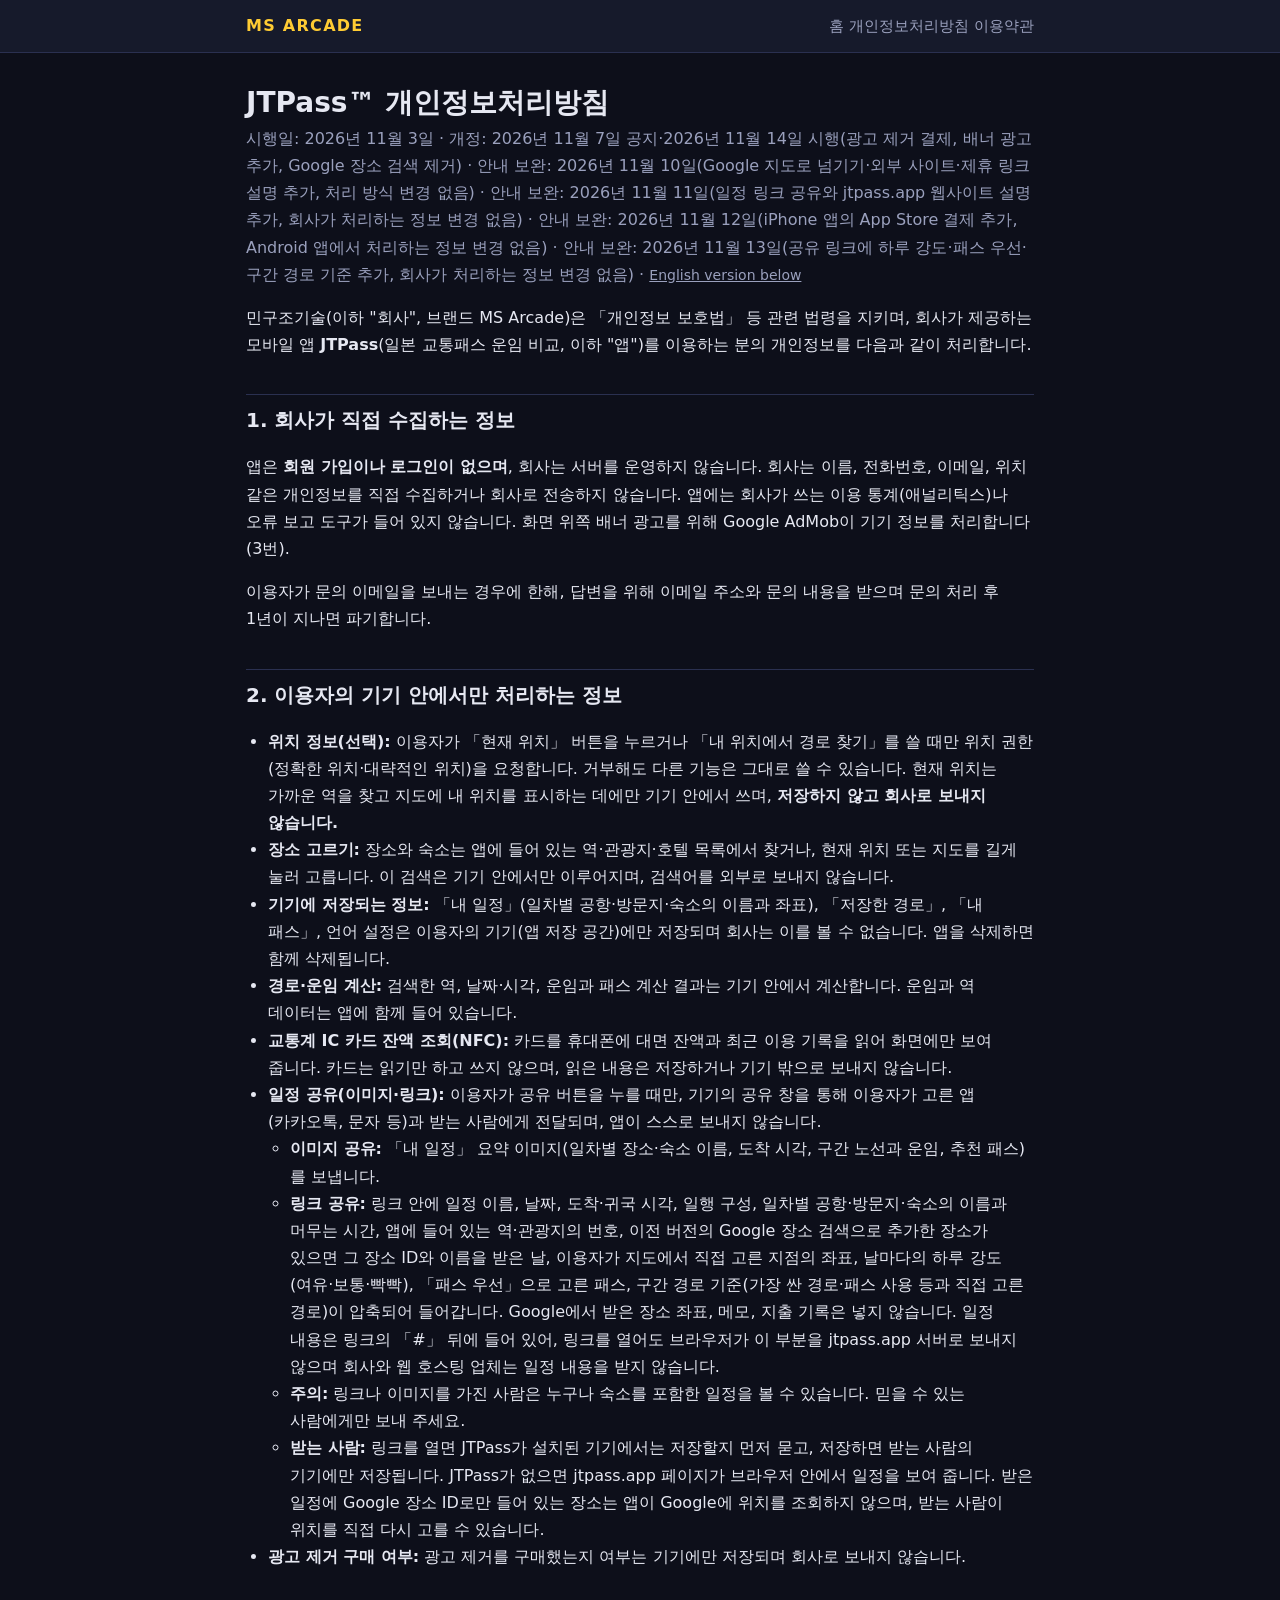
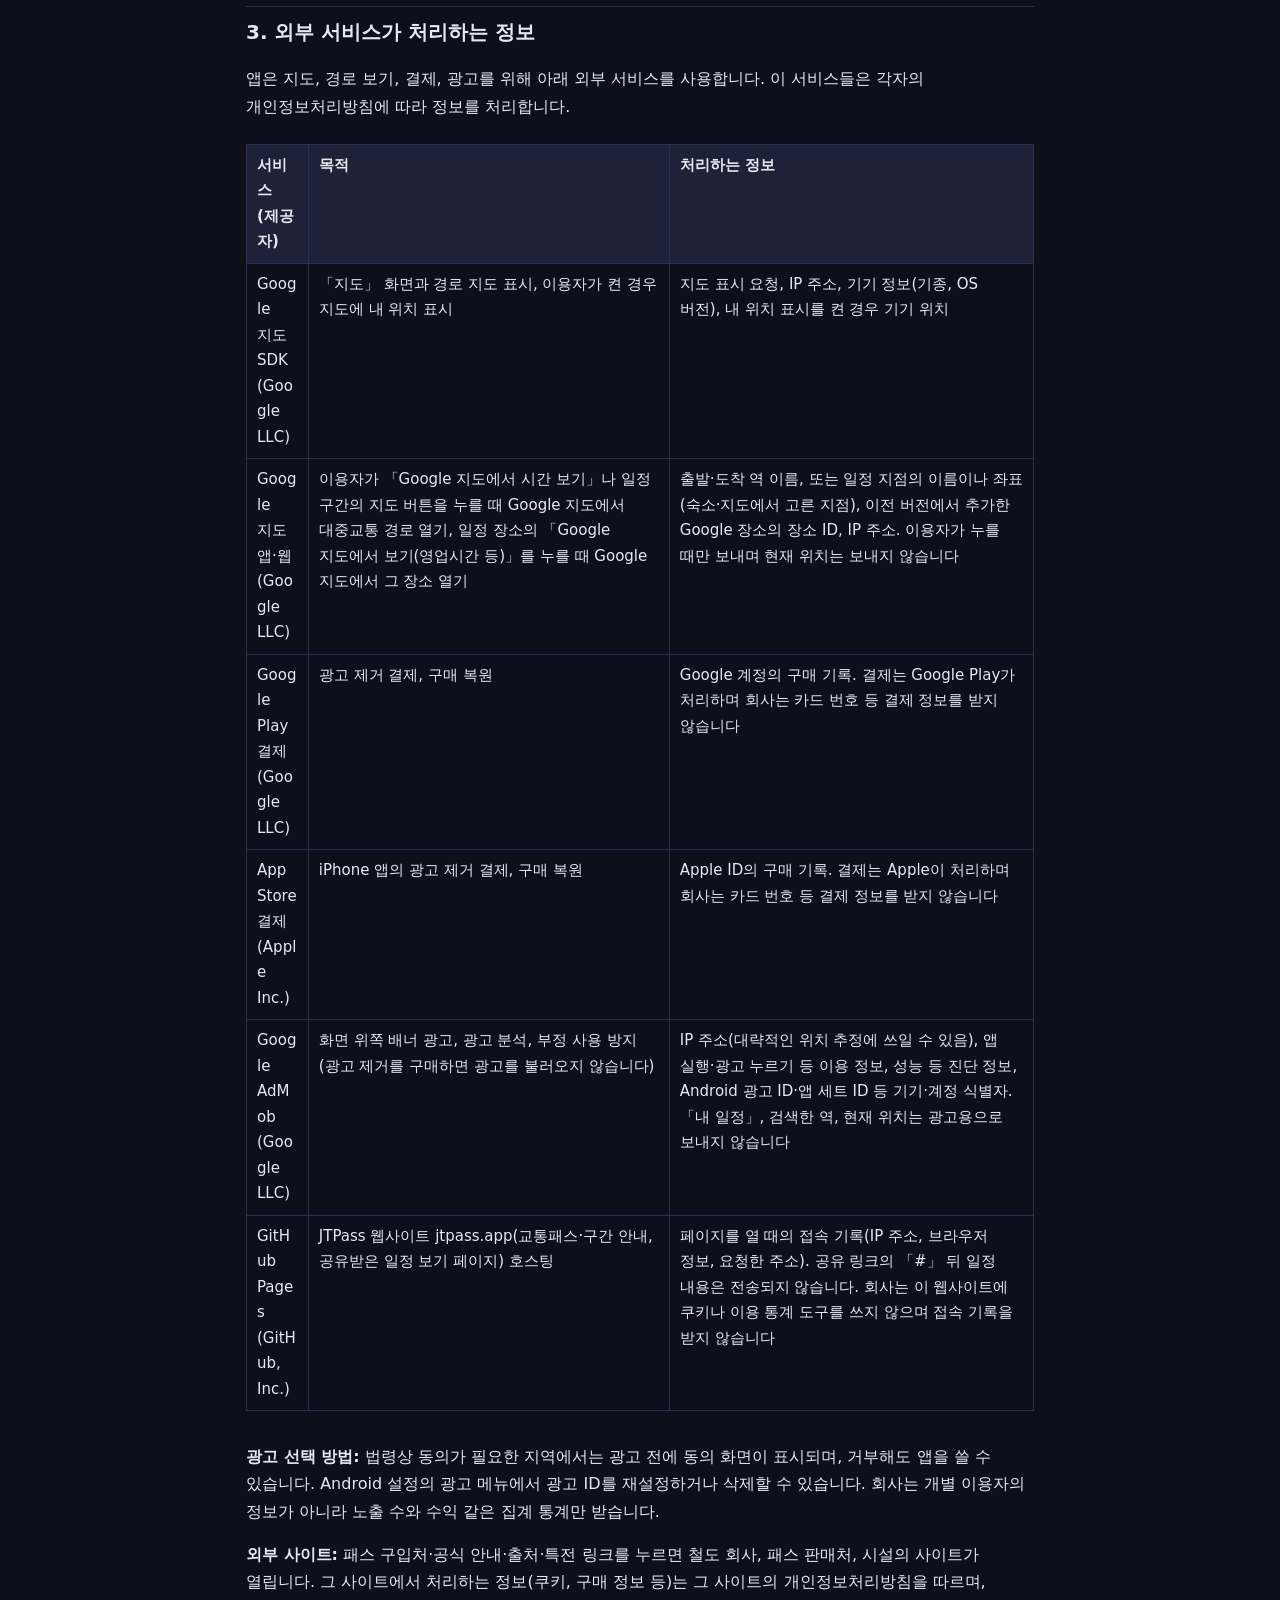
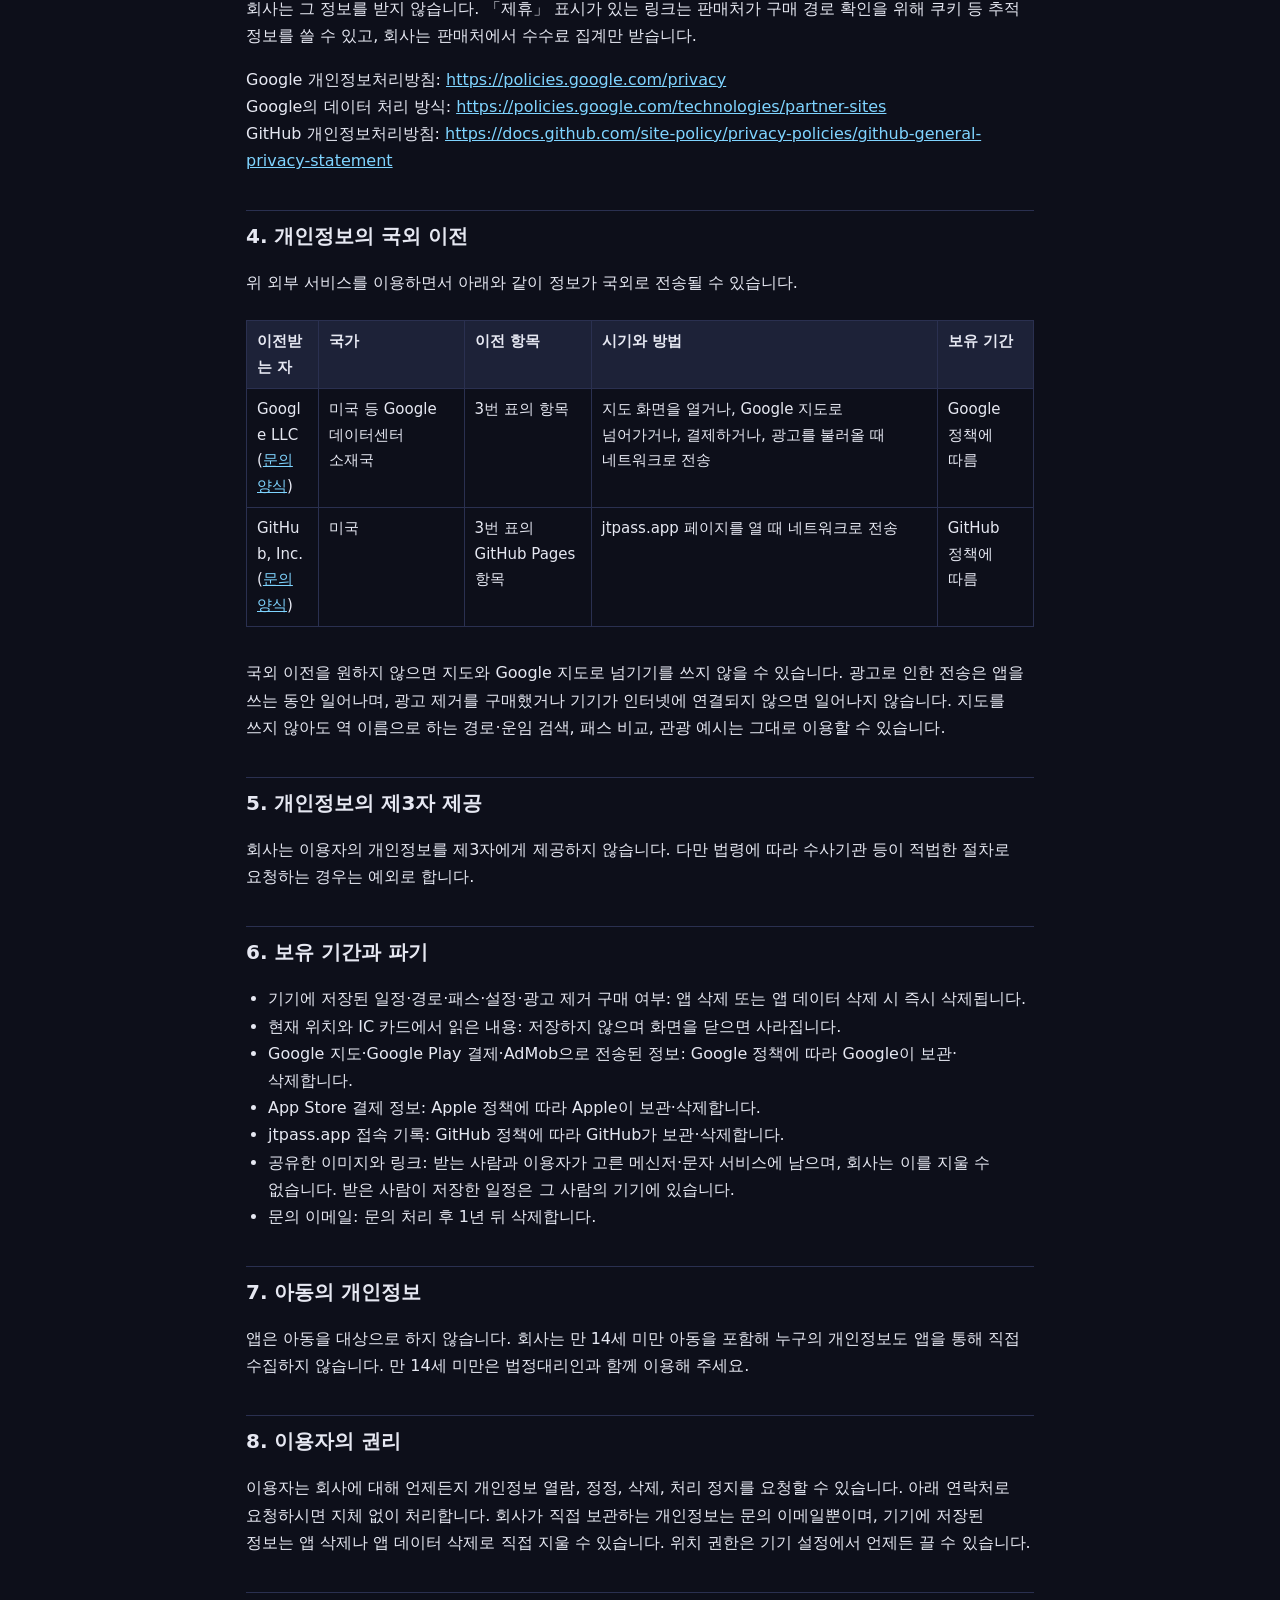
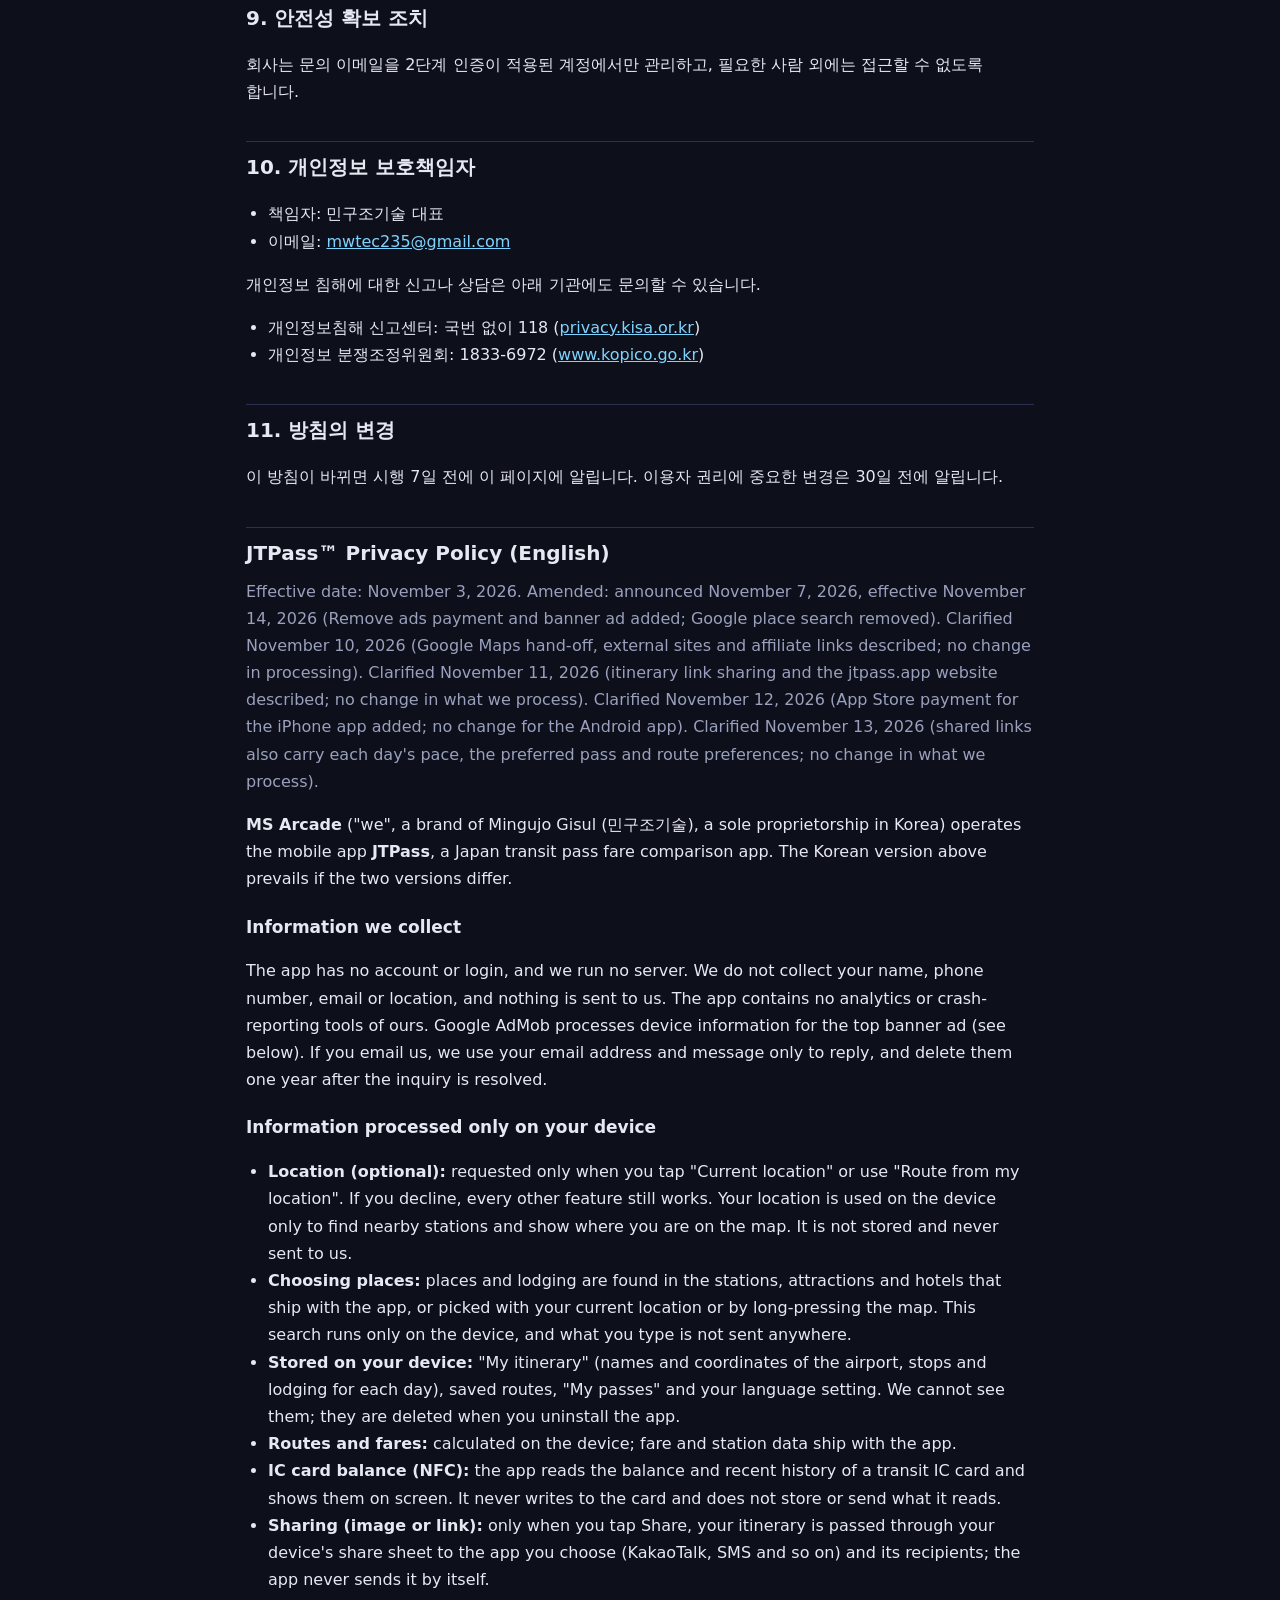
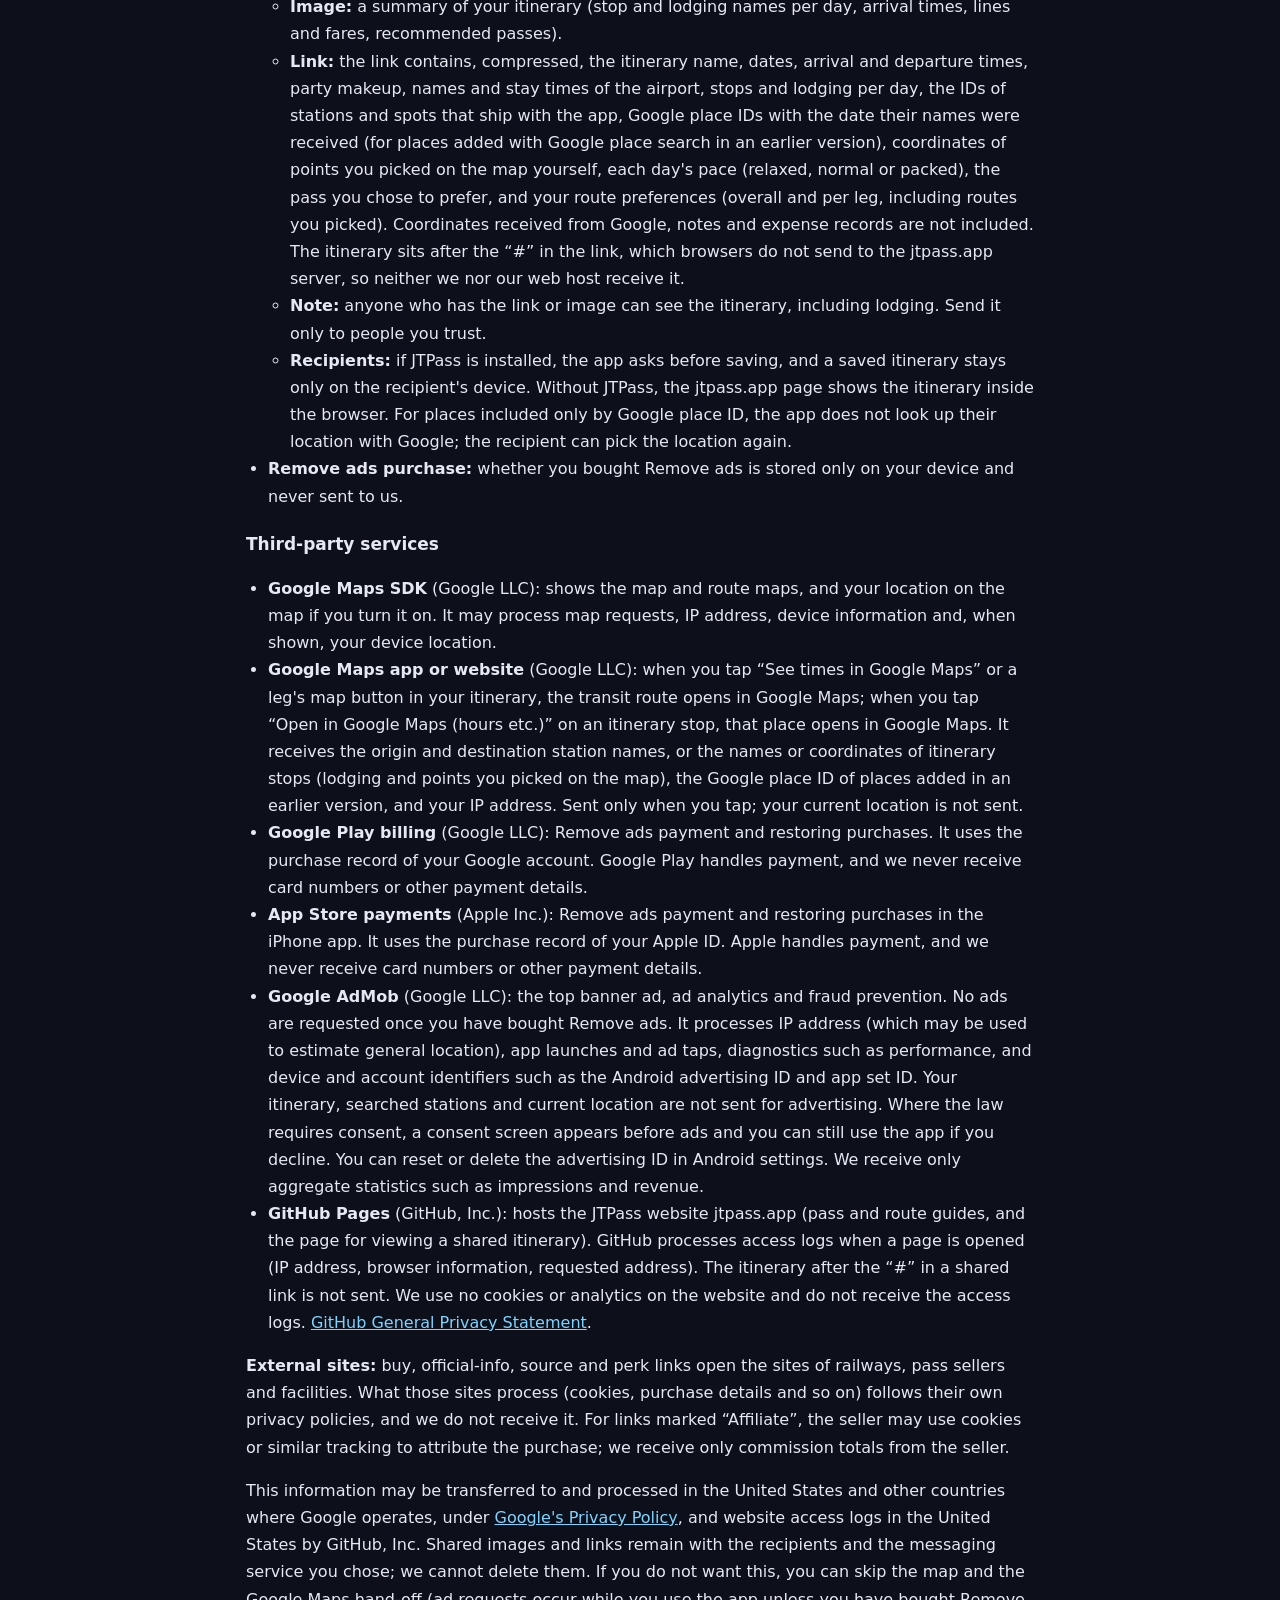
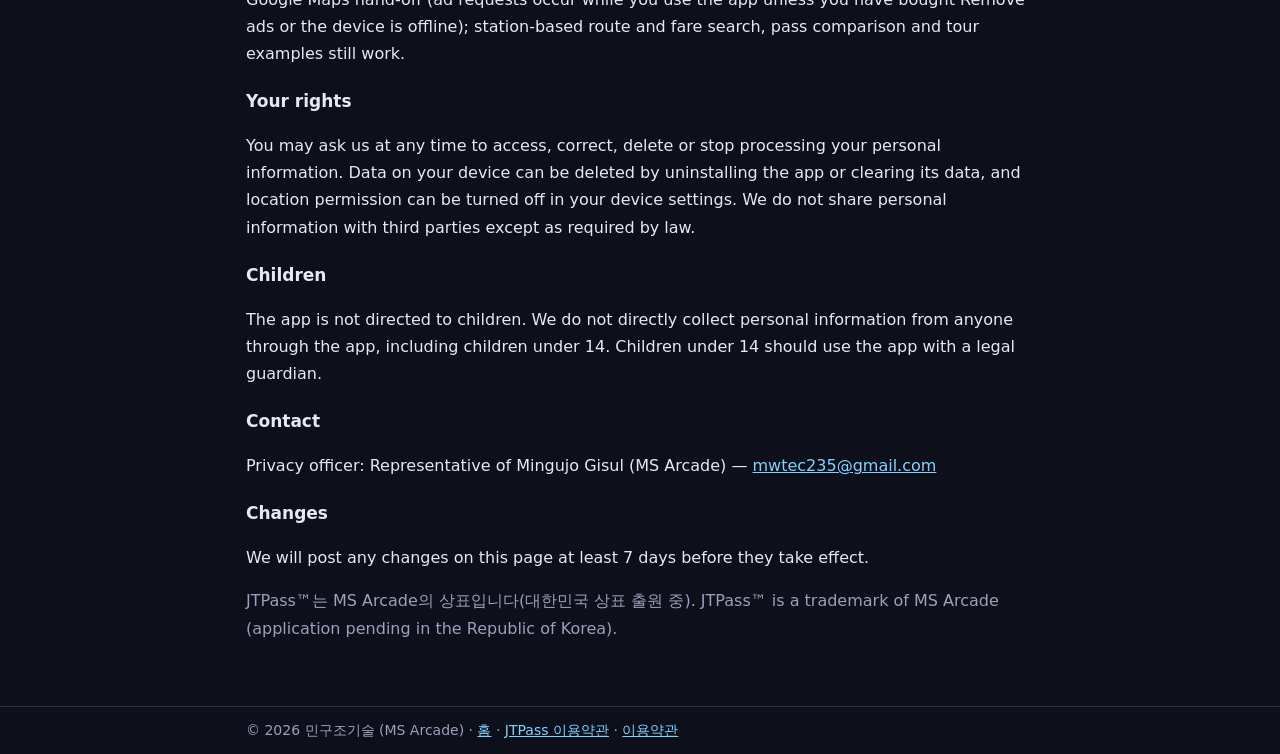
<file: jtpass-privacy-2026-11-14.html>
<!doctype html>
<html lang="ko">
<head>
<meta charset="utf-8">
<meta name="viewport" content="width=device-width, initial-scale=1">
<title>JTPass 개인정보처리방침 - MS Arcade</title>
<link rel="icon" href="icon.png">
<link rel="stylesheet" href="style.css">
</head>
<body>
<header><div class="bar">
  <a class="brand" href="./">MS ARCADE</a>
  <nav><a href="./">홈</a> <a href="privacy.html">개인정보처리방침</a> <a href="terms.html">이용약관</a></nav>
</div></header>
<main>
<h1>JTPass™ 개인정보처리방침</h1>
<p class="sub">시행일: 2026년 11월 3일 · 개정: 2026년 11월 7일 공지·2026년 11월 14일 시행(광고 제거 결제, 배너 광고 추가, Google 장소 검색 제거) · 안내 보완: 2026년 11월 10일(Google 지도로 넘기기·외부 사이트·제휴 링크 설명 추가, 처리 방식 변경 없음) · 안내 보완: 2026년 11월 11일(일정 링크 공유와 jtpass.app 웹사이트 설명 추가, 회사가 처리하는 정보 변경 없음) · 안내 보완: 2026년 11월 12일(iPhone 앱의 App Store 결제 추가, Android 앱에서 처리하는 정보 변경 없음) · 안내 보완: 2026년 11월 13일(공유 링크에 하루 강도·패스 우선·구간 경로 기준 추가, 회사가 처리하는 정보 변경 없음) · <a href="#english" class="lang">English version below</a></p>

<p>민구조기술(이하 "회사", 브랜드 MS Arcade)은 「개인정보 보호법」 등 관련 법령을 지키며,
회사가 제공하는 모바일 앱 <b>JTPass</b>(일본 교통패스 운임 비교, 이하 "앱")를 이용하는 분의 개인정보를 다음과 같이 처리합니다.</p>

<h2>1. 회사가 직접 수집하는 정보</h2>
<p>앱은 <b>회원 가입이나 로그인이 없으며</b>, 회사는 서버를 운영하지 않습니다. 회사는 이름, 전화번호, 이메일, 위치 같은 개인정보를 직접 수집하거나 회사로 전송하지 않습니다.
앱에는 회사가 쓰는 이용 통계(애널리틱스)나 오류 보고 도구가 들어 있지 않습니다. 화면 위쪽 배너 광고를 위해 Google AdMob이 기기 정보를 처리합니다(3번).</p>
<p>이용자가 문의 이메일을 보내는 경우에 한해, 답변을 위해 이메일 주소와 문의 내용을 받으며 문의 처리 후 1년이 지나면 파기합니다.</p>

<h2>2. 이용자의 기기 안에서만 처리하는 정보</h2>
<ul>
<li><b>위치 정보(선택):</b> 이용자가 「현재 위치」 버튼을 누르거나 「내 위치에서 경로 찾기」를 쓸 때만 위치 권한(정확한 위치·대략적인 위치)을 요청합니다. 거부해도 다른 기능은 그대로 쓸 수 있습니다. 현재 위치는 가까운 역을 찾고 지도에 내 위치를 표시하는 데에만 기기 안에서 쓰며, <b>저장하지 않고 회사로 보내지 않습니다.</b></li>
<li><b>장소 고르기:</b> 장소와 숙소는 앱에 들어 있는 역·관광지·호텔 목록에서 찾거나, 현재 위치 또는 지도를 길게 눌러 고릅니다. 이 검색은 기기 안에서만 이루어지며, 검색어를 외부로 보내지 않습니다.</li>
<li><b>기기에 저장되는 정보:</b> 「내 일정」(일차별 공항·방문지·숙소의 이름과 좌표), 「저장한 경로」, 「내 패스」, 언어 설정은 이용자의 기기(앱 저장 공간)에만 저장되며 회사는 이를 볼 수 없습니다. 앱을 삭제하면 함께 삭제됩니다.</li>
<li><b>경로·운임 계산:</b> 검색한 역, 날짜·시각, 운임과 패스 계산 결과는 기기 안에서 계산합니다. 운임과 역 데이터는 앱에 함께 들어 있습니다.</li>
<li><b>교통계 IC 카드 잔액 조회(NFC):</b> 카드를 휴대폰에 대면 잔액과 최근 이용 기록을 읽어 화면에만 보여 줍니다. 카드는 읽기만 하고 쓰지 않으며, 읽은 내용은 저장하거나 기기 밖으로 보내지 않습니다.</li>
<li><b>일정 공유(이미지·링크):</b> 이용자가 공유 버튼을 누를 때만, 기기의 공유 창을 통해 이용자가 고른 앱(카카오톡, 문자 등)과 받는 사람에게 전달되며, 앱이 스스로 보내지 않습니다.
  <ul>
  <li><b>이미지 공유:</b> 「내 일정」 요약 이미지(일차별 장소·숙소 이름, 도착 시각, 구간 노선과 운임, 추천 패스)를 보냅니다.</li>
  <li><b>링크 공유:</b> 링크 안에 일정 이름, 날짜, 도착·귀국 시각, 일행 구성, 일차별 공항·방문지·숙소의 이름과 머무는 시간, 앱에 들어 있는 역·관광지의 번호, 이전 버전의 Google 장소 검색으로 추가한 장소가 있으면 그 장소 ID와 이름을 받은 날, 이용자가 지도에서 직접 고른 지점의 좌표, 날마다의 하루 강도(여유·보통·빡빡), 「패스 우선」으로 고른 패스, 구간 경로 기준(가장 싼 경로·패스 사용 등과 직접 고른 경로)이 압축되어 들어갑니다. Google에서 받은 장소 좌표, 메모, 지출 기록은 넣지 않습니다. 일정 내용은 링크의 「#」 뒤에 들어 있어, 링크를 열어도 브라우저가 이 부분을 jtpass.app 서버로 보내지 않으며 회사와 웹 호스팅 업체는 일정 내용을 받지 않습니다.</li>
  <li><b>주의:</b> 링크나 이미지를 가진 사람은 누구나 숙소를 포함한 일정을 볼 수 있습니다. 믿을 수 있는 사람에게만 보내 주세요.</li>
  <li><b>받는 사람:</b> 링크를 열면 JTPass가 설치된 기기에서는 저장할지 먼저 묻고, 저장하면 받는 사람의 기기에만 저장됩니다. JTPass가 없으면 jtpass.app 페이지가 브라우저 안에서 일정을 보여 줍니다. 받은 일정에 Google 장소 ID로만 들어 있는 장소는 앱이 Google에 위치를 조회하지 않으며, 받는 사람이 위치를 직접 다시 고를 수 있습니다.</li>
  </ul></li>
<li><b>광고 제거 구매 여부:</b> 광고 제거를 구매했는지 여부는 기기에만 저장되며 회사로 보내지 않습니다.</li>
</ul>

<h2>3. 외부 서비스가 처리하는 정보</h2>
<p>앱은 지도, 경로 보기, 결제, 광고를 위해 아래 외부 서비스를 사용합니다. 이 서비스들은 각자의 개인정보처리방침에 따라 정보를 처리합니다.</p>
<div class="tablewrap"><table>
<tr><th>서비스(제공자)</th><th>목적</th><th>처리하는 정보</th></tr>
<tr><td>Google 지도 SDK<br>(Google LLC)</td><td>「지도」 화면과 경로 지도 표시, 이용자가 켠 경우 지도에 내 위치 표시</td><td>지도 표시 요청, IP 주소, 기기 정보(기종, OS 버전), 내 위치 표시를 켠 경우 기기 위치</td></tr>
<tr><td>Google 지도 앱·웹<br>(Google LLC)</td><td>이용자가 「Google 지도에서 시간 보기」나 일정 구간의 지도 버튼을 누를 때 Google 지도에서 대중교통 경로 열기, 일정 장소의 「Google 지도에서 보기(영업시간 등)」를 누를 때 Google 지도에서 그 장소 열기</td><td>출발·도착 역 이름, 또는 일정 지점의 이름이나 좌표(숙소·지도에서 고른 지점), 이전 버전에서 추가한 Google 장소의 장소 ID, IP 주소. 이용자가 누를 때만 보내며 현재 위치는 보내지 않습니다</td></tr>
<tr><td>Google Play 결제<br>(Google LLC)</td><td>광고 제거 결제, 구매 복원</td><td>Google 계정의 구매 기록. 결제는 Google Play가 처리하며 회사는 카드 번호 등 결제 정보를 받지 않습니다</td></tr>
<tr><td>App Store 결제<br>(Apple Inc.)</td><td>iPhone 앱의 광고 제거 결제, 구매 복원</td><td>Apple ID의 구매 기록. 결제는 Apple이 처리하며 회사는 카드 번호 등 결제 정보를 받지 않습니다</td></tr>
<tr><td>Google AdMob<br>(Google LLC)</td><td>화면 위쪽 배너 광고, 광고 분석, 부정 사용 방지 (광고 제거를 구매하면 광고를 불러오지 않습니다)</td><td>IP 주소(대략적인 위치 추정에 쓰일 수 있음), 앱 실행·광고 누르기 등 이용 정보, 성능 등 진단 정보, Android 광고 ID·앱 세트 ID 등 기기·계정 식별자. 「내 일정」, 검색한 역, 현재 위치는 광고용으로 보내지 않습니다</td></tr>
<tr><td>GitHub Pages<br>(GitHub, Inc.)</td><td>JTPass 웹사이트 jtpass.app(교통패스·구간 안내, 공유받은 일정 보기 페이지) 호스팅</td><td>페이지를 열 때의 접속 기록(IP 주소, 브라우저 정보, 요청한 주소). 공유 링크의 「#」 뒤 일정 내용은 전송되지 않습니다. 회사는 이 웹사이트에 쿠키나 이용 통계 도구를 쓰지 않으며 접속 기록을 받지 않습니다</td></tr>
</table></div>
<p><b>광고 선택 방법:</b> 법령상 동의가 필요한 지역에서는 광고 전에 동의 화면이 표시되며, 거부해도 앱을 쓸 수 있습니다. Android 설정의 광고 메뉴에서 광고 ID를 재설정하거나 삭제할 수 있습니다. 회사는 개별 이용자의 정보가 아니라 노출 수와 수익 같은 집계 통계만 받습니다.</p>
<p><b>외부 사이트:</b> 패스 구입처·공식 안내·출처·특전 링크를 누르면 철도 회사, 패스 판매처, 시설의 사이트가 열립니다. 그 사이트에서 처리하는 정보(쿠키, 구매 정보 등)는 그 사이트의 개인정보처리방침을 따르며, 회사는 그 정보를 받지 않습니다. 「제휴」 표시가 있는 링크는 판매처가 구매 경로 확인을 위해 쿠키 등 추적 정보를 쓸 수 있고, 회사는 판매처에서 수수료 집계만 받습니다.</p>
<p>Google 개인정보처리방침: <a href="https://policies.google.com/privacy?hl=ko">https://policies.google.com/privacy</a><br>
Google의 데이터 처리 방식: <a href="https://policies.google.com/technologies/partner-sites?hl=ko">https://policies.google.com/technologies/partner-sites</a><br>
GitHub 개인정보처리방침: <a href="https://docs.github.com/ko/site-policy/privacy-policies/github-general-privacy-statement">https://docs.github.com/site-policy/privacy-policies/github-general-privacy-statement</a></p>

<h2>4. 개인정보의 국외 이전</h2>
<p>위 외부 서비스를 이용하면서 아래와 같이 정보가 국외로 전송될 수 있습니다.</p>
<div class="tablewrap"><table>
<tr><th>이전받는 자</th><th>국가</th><th>이전 항목</th><th>시기와 방법</th><th>보유 기간</th></tr>
<tr><td>Google LLC<br>(<a href="https://support.google.com/policies/contact/general_privacy_form">문의 양식</a>)</td><td>미국 등 Google 데이터센터 소재국</td><td>3번 표의 항목</td><td>지도 화면을 열거나, Google 지도로 넘어가거나, 결제하거나, 광고를 불러올 때 네트워크로 전송</td><td>Google 정책에 따름</td></tr>
<tr><td>GitHub, Inc.<br>(<a href="https://support.github.com/contact/privacy">문의 양식</a>)</td><td>미국</td><td>3번 표의 GitHub Pages 항목</td><td>jtpass.app 페이지를 열 때 네트워크로 전송</td><td>GitHub 정책에 따름</td></tr>
</table></div>
<p>국외 이전을 원하지 않으면 지도와 Google 지도로 넘기기를 쓰지 않을 수 있습니다. 광고로 인한 전송은 앱을 쓰는 동안 일어나며, 광고 제거를 구매했거나 기기가 인터넷에 연결되지 않으면 일어나지 않습니다. 지도를 쓰지 않아도 역 이름으로 하는 경로·운임 검색, 패스 비교, 관광 예시는 그대로 이용할 수 있습니다.</p>

<h2>5. 개인정보의 제3자 제공</h2>
<p>회사는 이용자의 개인정보를 제3자에게 제공하지 않습니다. 다만 법령에 따라 수사기관 등이 적법한 절차로 요청하는 경우는 예외로 합니다.</p>

<h2>6. 보유 기간과 파기</h2>
<ul>
<li>기기에 저장된 일정·경로·패스·설정·광고 제거 구매 여부: 앱 삭제 또는 앱 데이터 삭제 시 즉시 삭제됩니다.</li>
<li>현재 위치와 IC 카드에서 읽은 내용: 저장하지 않으며 화면을 닫으면 사라집니다.</li>
<li>Google 지도·Google Play 결제·AdMob으로 전송된 정보: Google 정책에 따라 Google이 보관·삭제합니다.</li>
<li>App Store 결제 정보: Apple 정책에 따라 Apple이 보관·삭제합니다.</li>
<li>jtpass.app 접속 기록: GitHub 정책에 따라 GitHub가 보관·삭제합니다.</li>
<li>공유한 이미지와 링크: 받는 사람과 이용자가 고른 메신저·문자 서비스에 남으며, 회사는 이를 지울 수 없습니다. 받은 사람이 저장한 일정은 그 사람의 기기에 있습니다.</li>
<li>문의 이메일: 문의 처리 후 1년 뒤 삭제합니다.</li>
</ul>

<h2>7. 아동의 개인정보</h2>
<p>앱은 아동을 대상으로 하지 않습니다. 회사는 만 14세 미만 아동을 포함해 누구의 개인정보도 앱을 통해 직접 수집하지 않습니다. 만 14세 미만은 법정대리인과 함께 이용해 주세요.</p>

<h2>8. 이용자의 권리</h2>
<p>이용자는 회사에 대해 언제든지 개인정보 열람, 정정, 삭제, 처리 정지를 요청할 수 있습니다. 아래 연락처로 요청하시면 지체 없이 처리합니다.
회사가 직접 보관하는 개인정보는 문의 이메일뿐이며, 기기에 저장된 정보는 앱 삭제나 앱 데이터 삭제로 직접 지울 수 있습니다. 위치 권한은 기기 설정에서 언제든 끌 수 있습니다.</p>

<h2>9. 안전성 확보 조치</h2>
<p>회사는 문의 이메일을 2단계 인증이 적용된 계정에서만 관리하고, 필요한 사람 외에는 접근할 수 없도록 합니다.</p>

<h2>10. 개인정보 보호책임자</h2>
<ul>
<li>책임자: 민구조기술 대표</li>
<li>이메일: <a href="mailto:mwtec235@gmail.com">mwtec235@gmail.com</a></li>
</ul>
<p>개인정보 침해에 대한 신고나 상담은 아래 기관에도 문의할 수 있습니다.</p>
<ul>
<li>개인정보침해 신고센터: 국번 없이 118 (<a href="https://privacy.kisa.or.kr">privacy.kisa.or.kr</a>)</li>
<li>개인정보 분쟁조정위원회: 1833-6972 (<a href="https://www.kopico.go.kr">www.kopico.go.kr</a>)</li>
</ul>

<h2>11. 방침의 변경</h2>
<p>이 방침이 바뀌면 시행 7일 전에 이 페이지에 알립니다. 이용자 권리에 중요한 변경은 30일 전에 알립니다.</p>

<h2 id="english" lang="en">JTPass™ Privacy Policy (English)</h2>
<div lang="en">
<p class="sub">Effective date: November 3, 2026. Amended: announced November 7, 2026, effective November 14, 2026 (Remove ads payment and banner ad added; Google place search removed). Clarified November 10, 2026 (Google Maps hand-off, external sites and affiliate links described; no change in processing). Clarified November 11, 2026 (itinerary link sharing and the jtpass.app website described; no change in what we process). Clarified November 12, 2026 (App Store payment for the iPhone app added; no change for the Android app). Clarified November 13, 2026 (shared links also carry each day's pace, the preferred pass and route preferences; no change in what we process).</p>
<p><b>MS Arcade</b> ("we", a brand of Mingujo Gisul (민구조기술), a sole proprietorship in Korea) operates the mobile app <b>JTPass</b>, a Japan transit pass fare comparison app. The Korean version above prevails if the two versions differ.</p>
<h3>Information we collect</h3>
<p>The app has no account or login, and we run no server. We do not collect your name, phone number, email or location, and nothing is sent to us. The app contains no analytics or crash-reporting tools of ours. Google AdMob processes device information for the top banner ad (see below).
If you email us, we use your email address and message only to reply, and delete them one year after the inquiry is resolved.</p>
<h3>Information processed only on your device</h3>
<ul>
<li><b>Location (optional):</b> requested only when you tap "Current location" or use "Route from my location". If you decline, every other feature still works. Your location is used on the device only to find nearby stations and show where you are on the map. It is not stored and never sent to us.</li>
<li><b>Choosing places:</b> places and lodging are found in the stations, attractions and hotels that ship with the app, or picked with your current location or by long-pressing the map. This search runs only on the device, and what you type is not sent anywhere.</li>
<li><b>Stored on your device:</b> "My itinerary" (names and coordinates of the airport, stops and lodging for each day), saved routes, "My passes" and your language setting. We cannot see them; they are deleted when you uninstall the app.</li>
<li><b>Routes and fares:</b> calculated on the device; fare and station data ship with the app.</li>
<li><b>IC card balance (NFC):</b> the app reads the balance and recent history of a transit IC card and shows them on screen. It never writes to the card and does not store or send what it reads.</li>
<li><b>Sharing (image or link):</b> only when you tap Share, your itinerary is passed through your device's share sheet to the app you choose (KakaoTalk, SMS and so on) and its recipients; the app never sends it by itself.
  <ul>
  <li><b>Image:</b> a summary of your itinerary (stop and lodging names per day, arrival times, lines and fares, recommended passes).</li>
  <li><b>Link:</b> the link contains, compressed, the itinerary name, dates, arrival and departure times, party makeup, names and stay times of the airport, stops and lodging per day, the IDs of stations and spots that ship with the app, Google place IDs with the date their names were received (for places added with Google place search in an earlier version), coordinates of points you picked on the map yourself, each day's pace (relaxed, normal or packed), the pass you chose to prefer, and your route preferences (overall and per leg, including routes you picked). Coordinates received from Google, notes and expense records are not included. The itinerary sits after the “#” in the link, which browsers do not send to the jtpass.app server, so neither we nor our web host receive it.</li>
  <li><b>Note:</b> anyone who has the link or image can see the itinerary, including lodging. Send it only to people you trust.</li>
  <li><b>Recipients:</b> if JTPass is installed, the app asks before saving, and a saved itinerary stays only on the recipient's device. Without JTPass, the jtpass.app page shows the itinerary inside the browser. For places included only by Google place ID, the app does not look up their location with Google; the recipient can pick the location again.</li>
  </ul></li>
<li><b>Remove ads purchase:</b> whether you bought Remove ads is stored only on your device and never sent to us.</li>
</ul>
<h3>Third-party services</h3>
<ul>
<li><b>Google Maps SDK</b> (Google LLC): shows the map and route maps, and your location on the map if you turn it on. It may process map requests, IP address, device information and, when shown, your device location.</li>
<li><b>Google Maps app or website</b> (Google LLC): when you tap “See times in Google Maps” or a leg's map button in your itinerary, the transit route opens in Google Maps; when you tap “Open in Google Maps (hours etc.)” on an itinerary stop, that place opens in Google Maps. It receives the origin and destination station names, or the names or coordinates of itinerary stops (lodging and points you picked on the map), the Google place ID of places added in an earlier version, and your IP address. Sent only when you tap; your current location is not sent.</li>
<li><b>Google Play billing</b> (Google LLC): Remove ads payment and restoring purchases. It uses the purchase record of your Google account. Google Play handles payment, and we never receive card numbers or other payment details.</li>
<li><b>App Store payments</b> (Apple Inc.): Remove ads payment and restoring purchases in the iPhone app. It uses the purchase record of your Apple ID. Apple handles payment, and we never receive card numbers or other payment details.</li>
<li><b>Google AdMob</b> (Google LLC): the top banner ad, ad analytics and fraud prevention. No ads are requested once you have bought Remove ads. It processes IP address (which may be used to estimate general location), app launches and ad taps, diagnostics such as performance, and device and account identifiers such as the Android advertising ID and app set ID. Your itinerary, searched stations and current location are not sent for advertising. Where the law requires consent, a consent screen appears before ads and you can still use the app if you decline. You can reset or delete the advertising ID in Android settings. We receive only aggregate statistics such as impressions and revenue.</li>
<li><b>GitHub Pages</b> (GitHub, Inc.): hosts the JTPass website jtpass.app (pass and route guides, and the page for viewing a shared itinerary). GitHub processes access logs when a page is opened (IP address, browser information, requested address). The itinerary after the “#” in a shared link is not sent. We use no cookies or analytics on the website and do not receive the access logs. <a href="https://docs.github.com/site-policy/privacy-policies/github-general-privacy-statement">GitHub General Privacy Statement</a>.</li>
</ul>
<p><b>External sites:</b> buy, official-info, source and perk links open the sites of railways, pass sellers and facilities. What those sites process (cookies, purchase details and so on) follows their own privacy policies, and we do not receive it. For links marked “Affiliate”, the seller may use cookies or similar tracking to attribute the purchase; we receive only commission totals from the seller.</p>
<p>This information may be transferred to and processed in the United States and other countries where Google operates, under <a href="https://policies.google.com/privacy">Google's Privacy Policy</a>, and website access logs in the United States by GitHub, Inc. Shared images and links remain with the recipients and the messaging service you chose; we cannot delete them. If you do not want this, you can skip the map and the Google Maps hand-off (ad requests occur while you use the app unless you have bought Remove ads or the device is offline); station-based route and fare search, pass comparison and tour examples still work.</p>
<h3>Your rights</h3>
<p>You may ask us at any time to access, correct, delete or stop processing your personal information. Data on your device can be deleted by uninstalling the app or clearing its data, and location permission can be turned off in your device settings. We do not share personal information with third parties except as required by law.</p>
<h3>Children</h3>
<p>The app is not directed to children. We do not directly collect personal information from anyone through the app, including children under 14. Children under 14 should use the app with a legal guardian.</p>
<h3>Contact</h3>
<p>Privacy officer: Representative of Mingujo Gisul (MS Arcade) — <a href="mailto:mwtec235@gmail.com">mwtec235@gmail.com</a></p>
<h3>Changes</h3>
<p>We will post any changes on this page at least 7 days before they take effect.</p>
</div>
<p class="sub" id="trademark">JTPass™는 MS Arcade의 상표입니다(대한민국 상표 출원 중). <span lang="en">JTPass™ is a trademark of MS Arcade (application pending in the Republic of Korea).</span></p>
</main>
<footer><div class="bar">© 2026 민구조기술 (MS Arcade) · <a href="./">홈</a> · <a href="jtpass-terms.html">JTPass 이용약관</a> · <a href="terms.html">이용약관</a></div></footer>
</body>
</html>
</file>
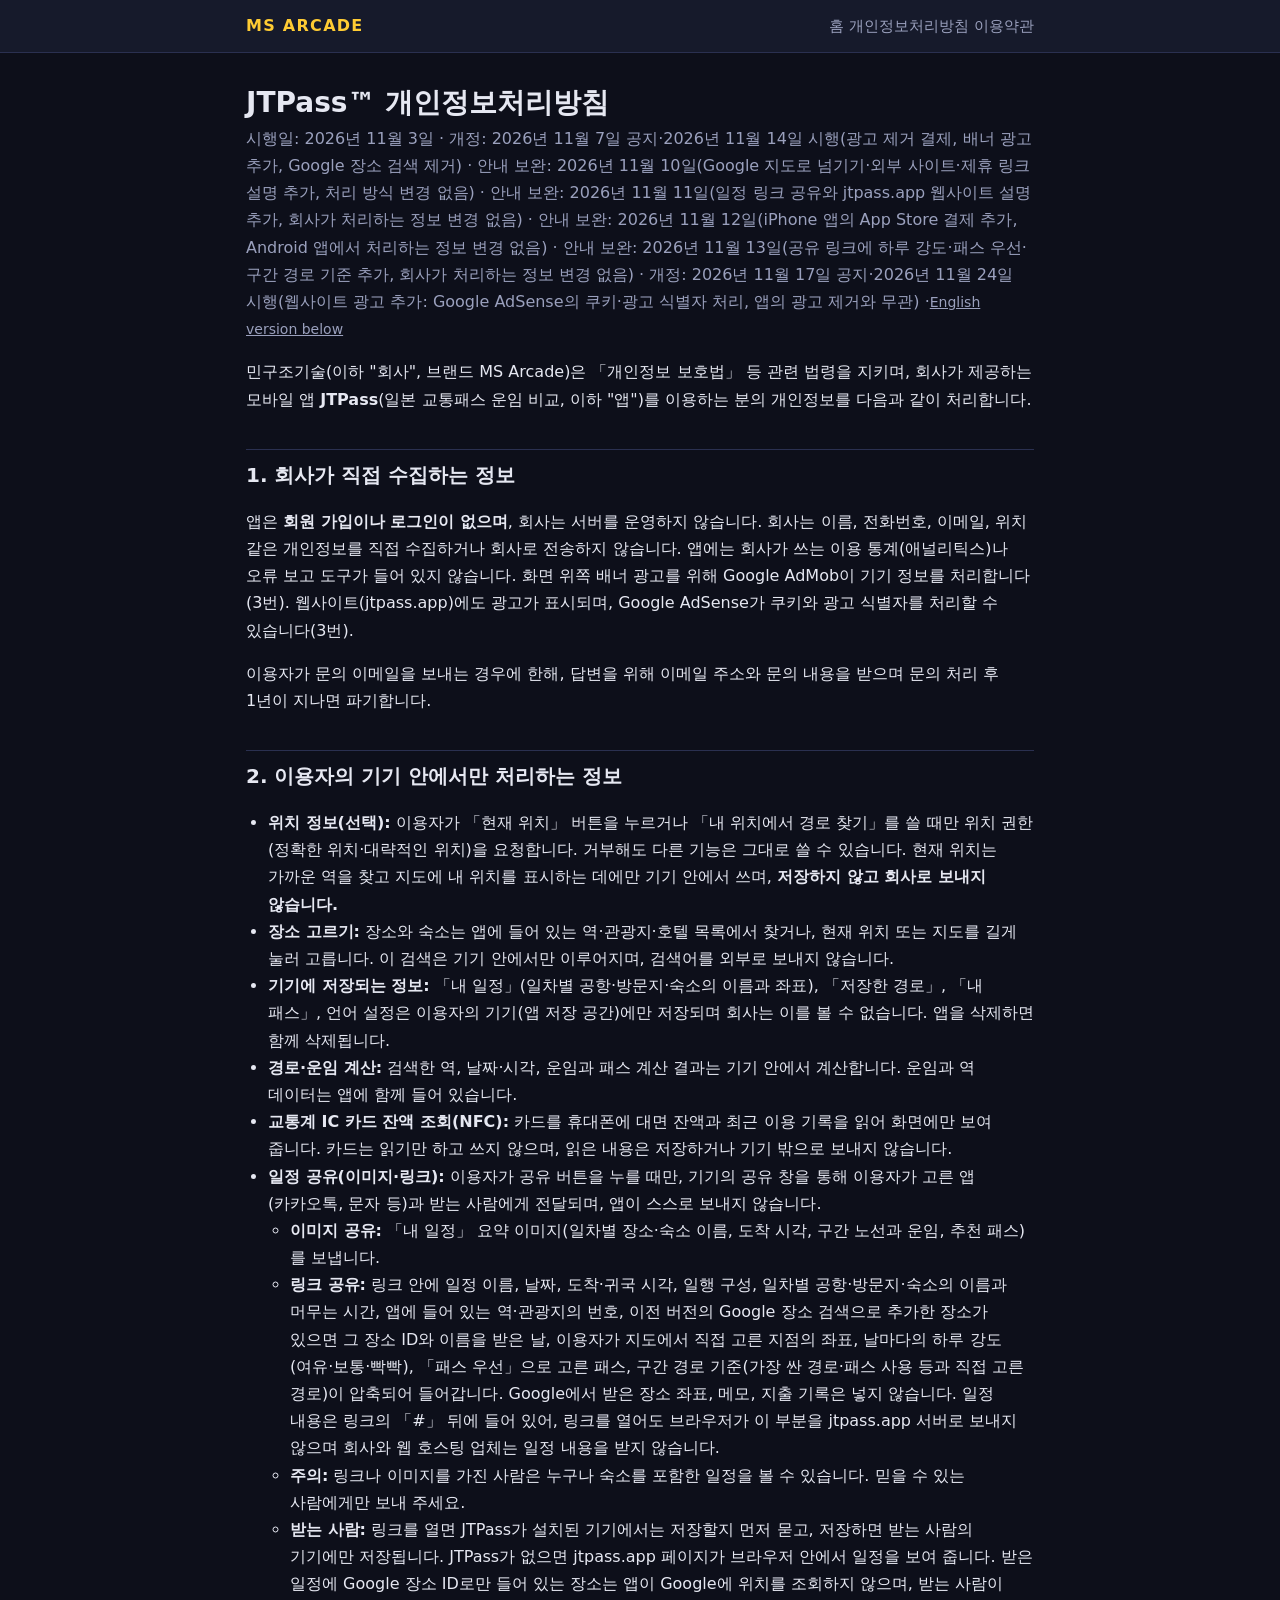
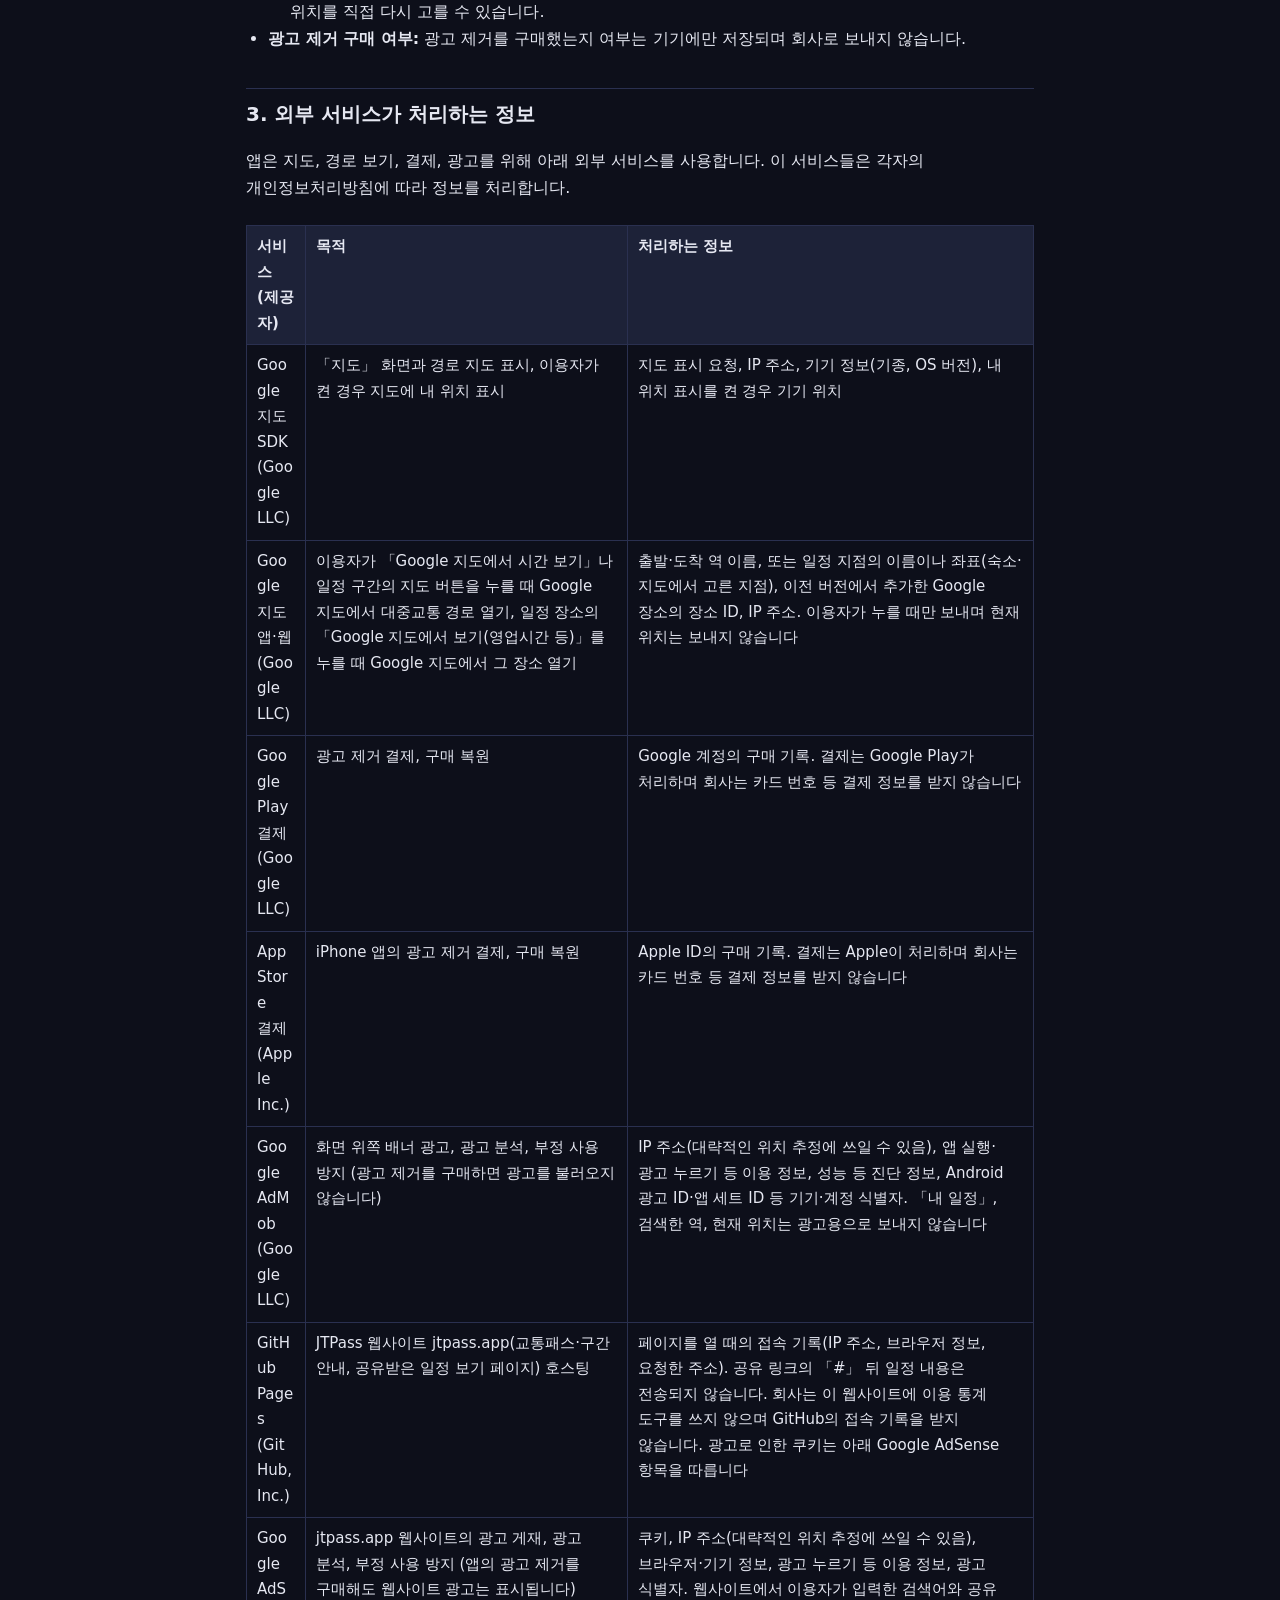
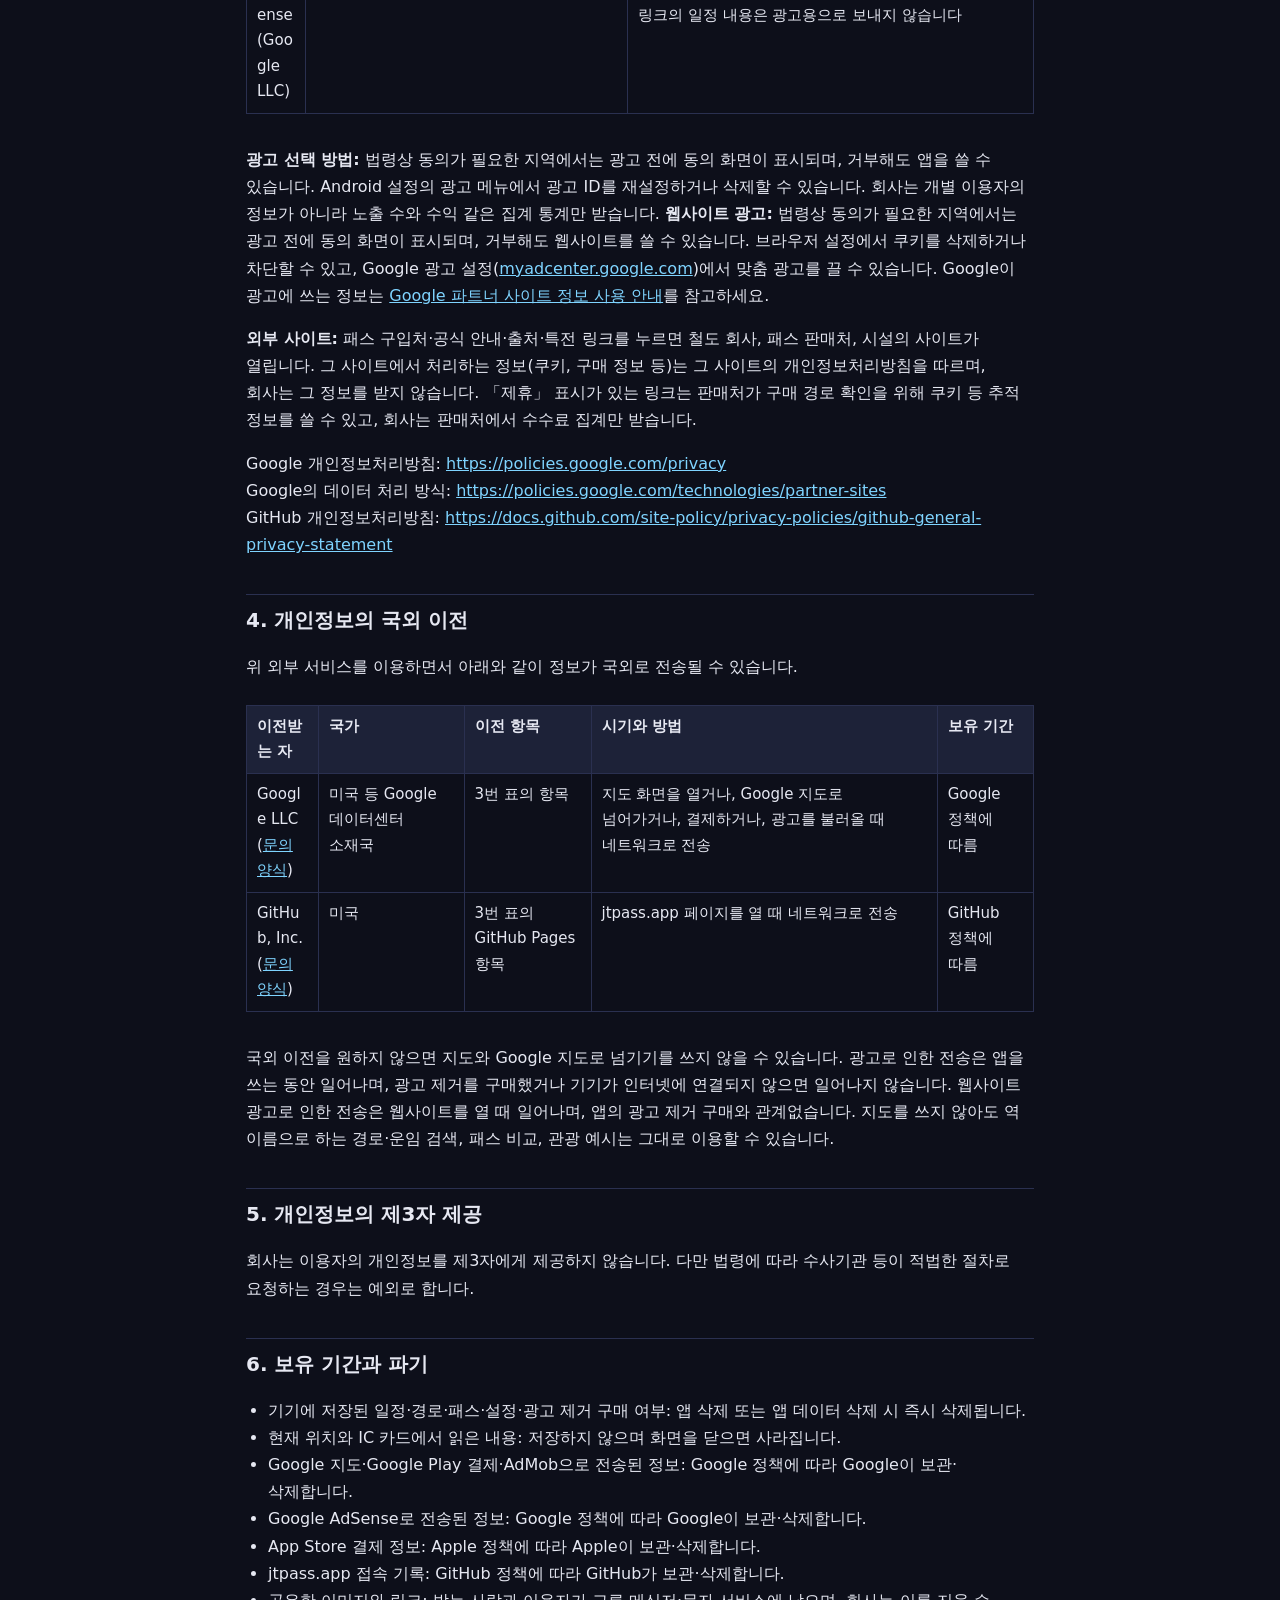
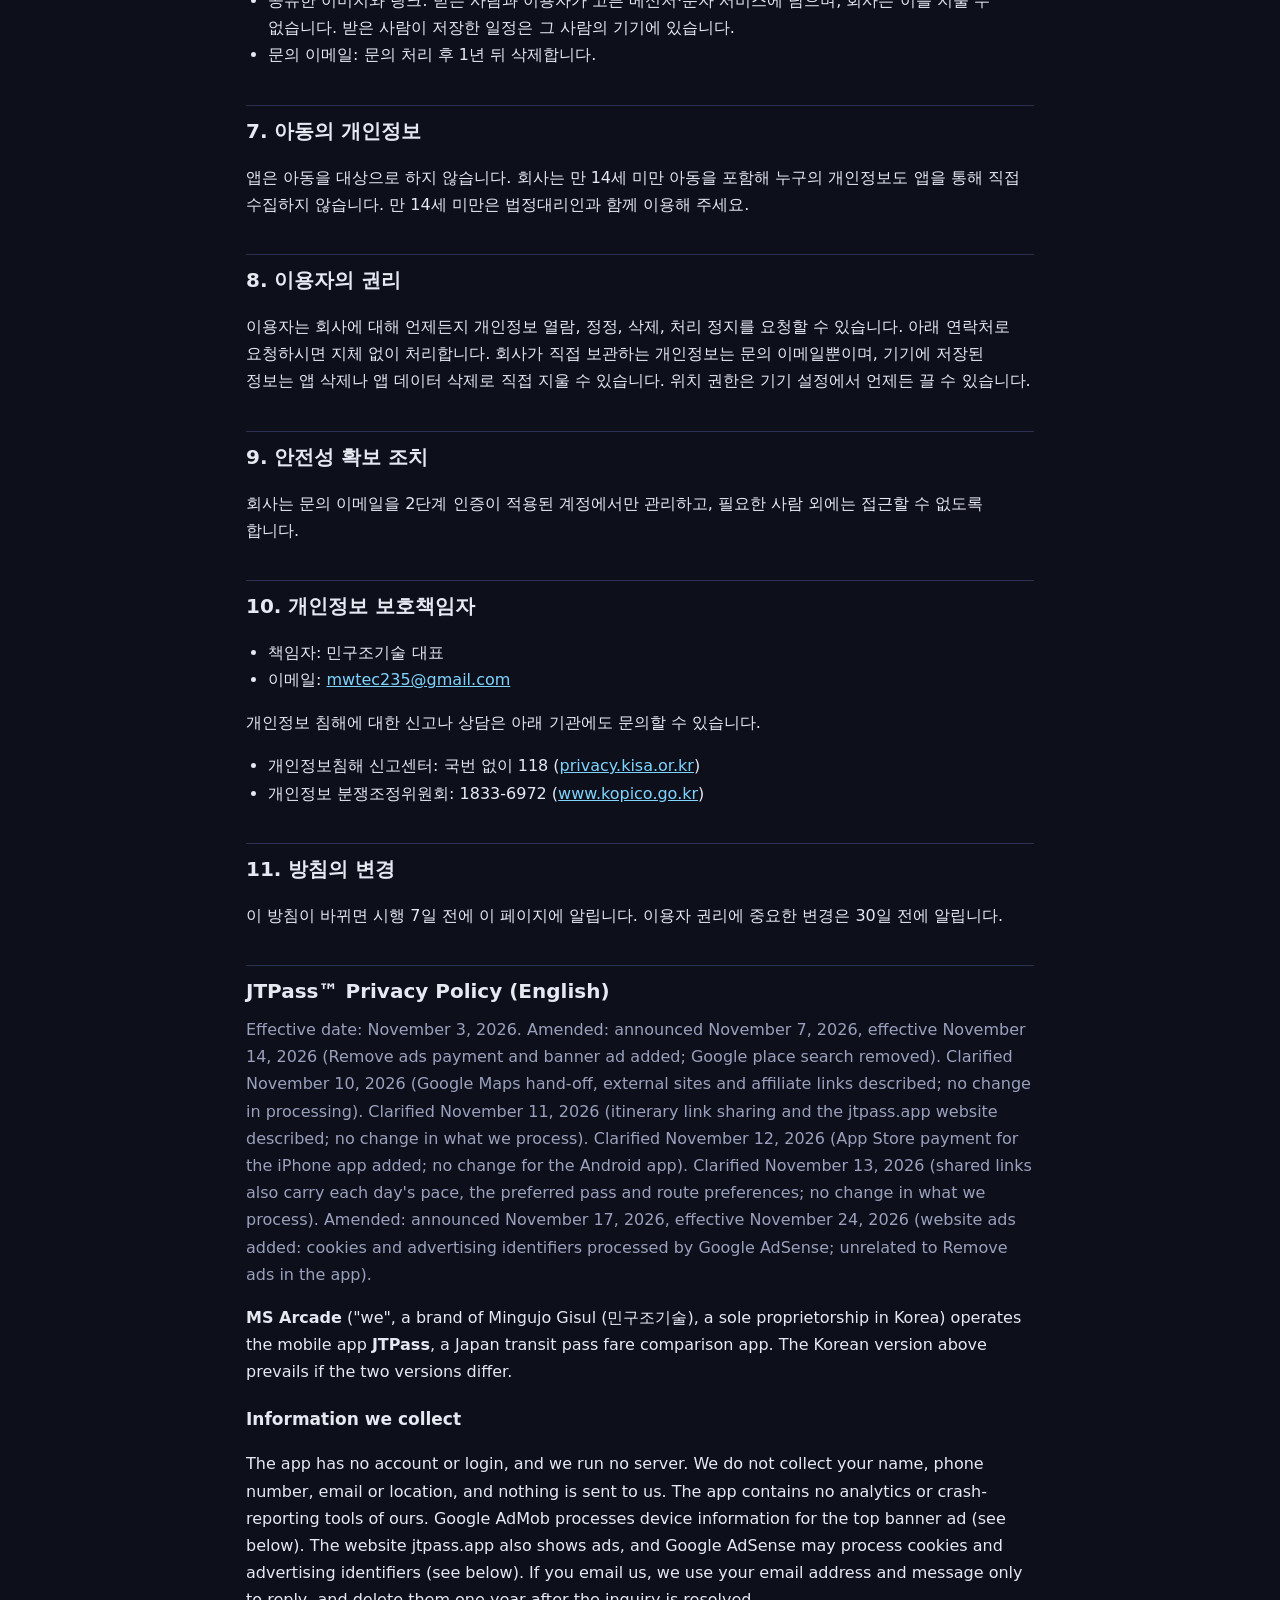
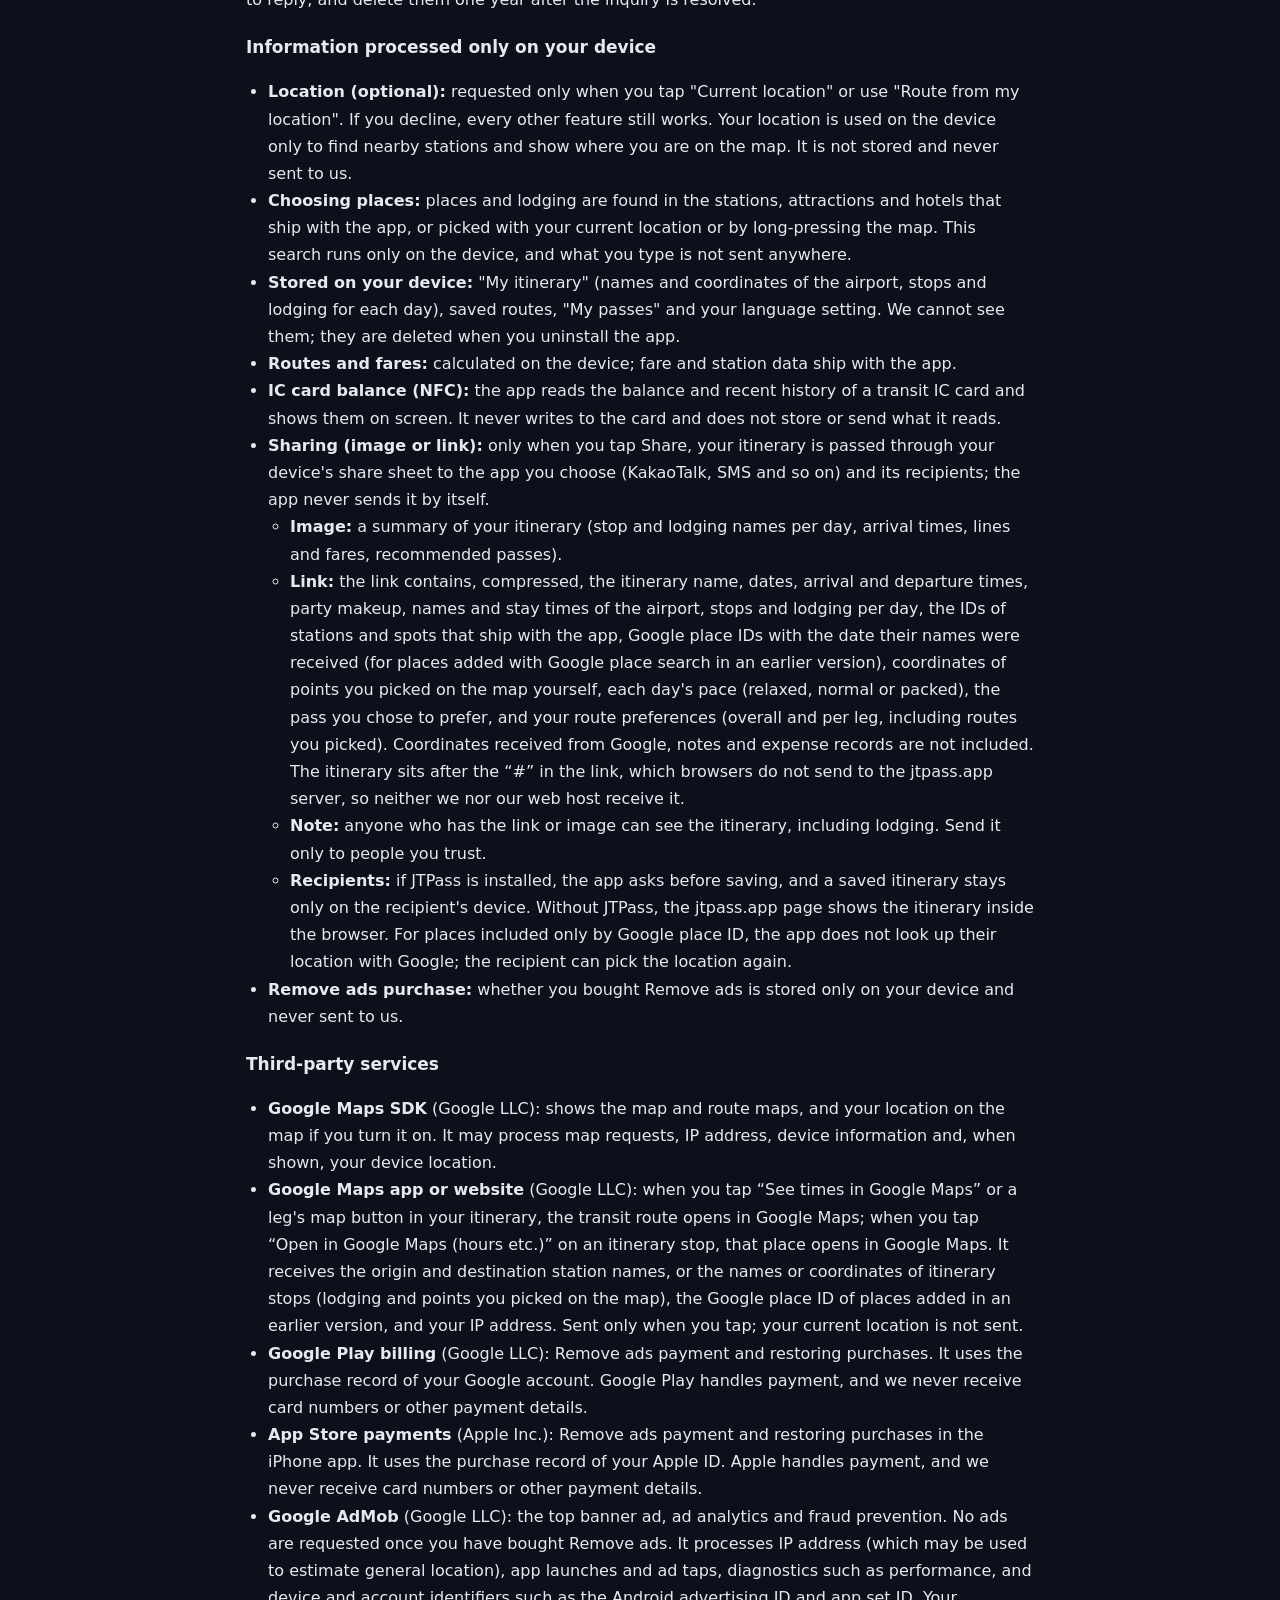
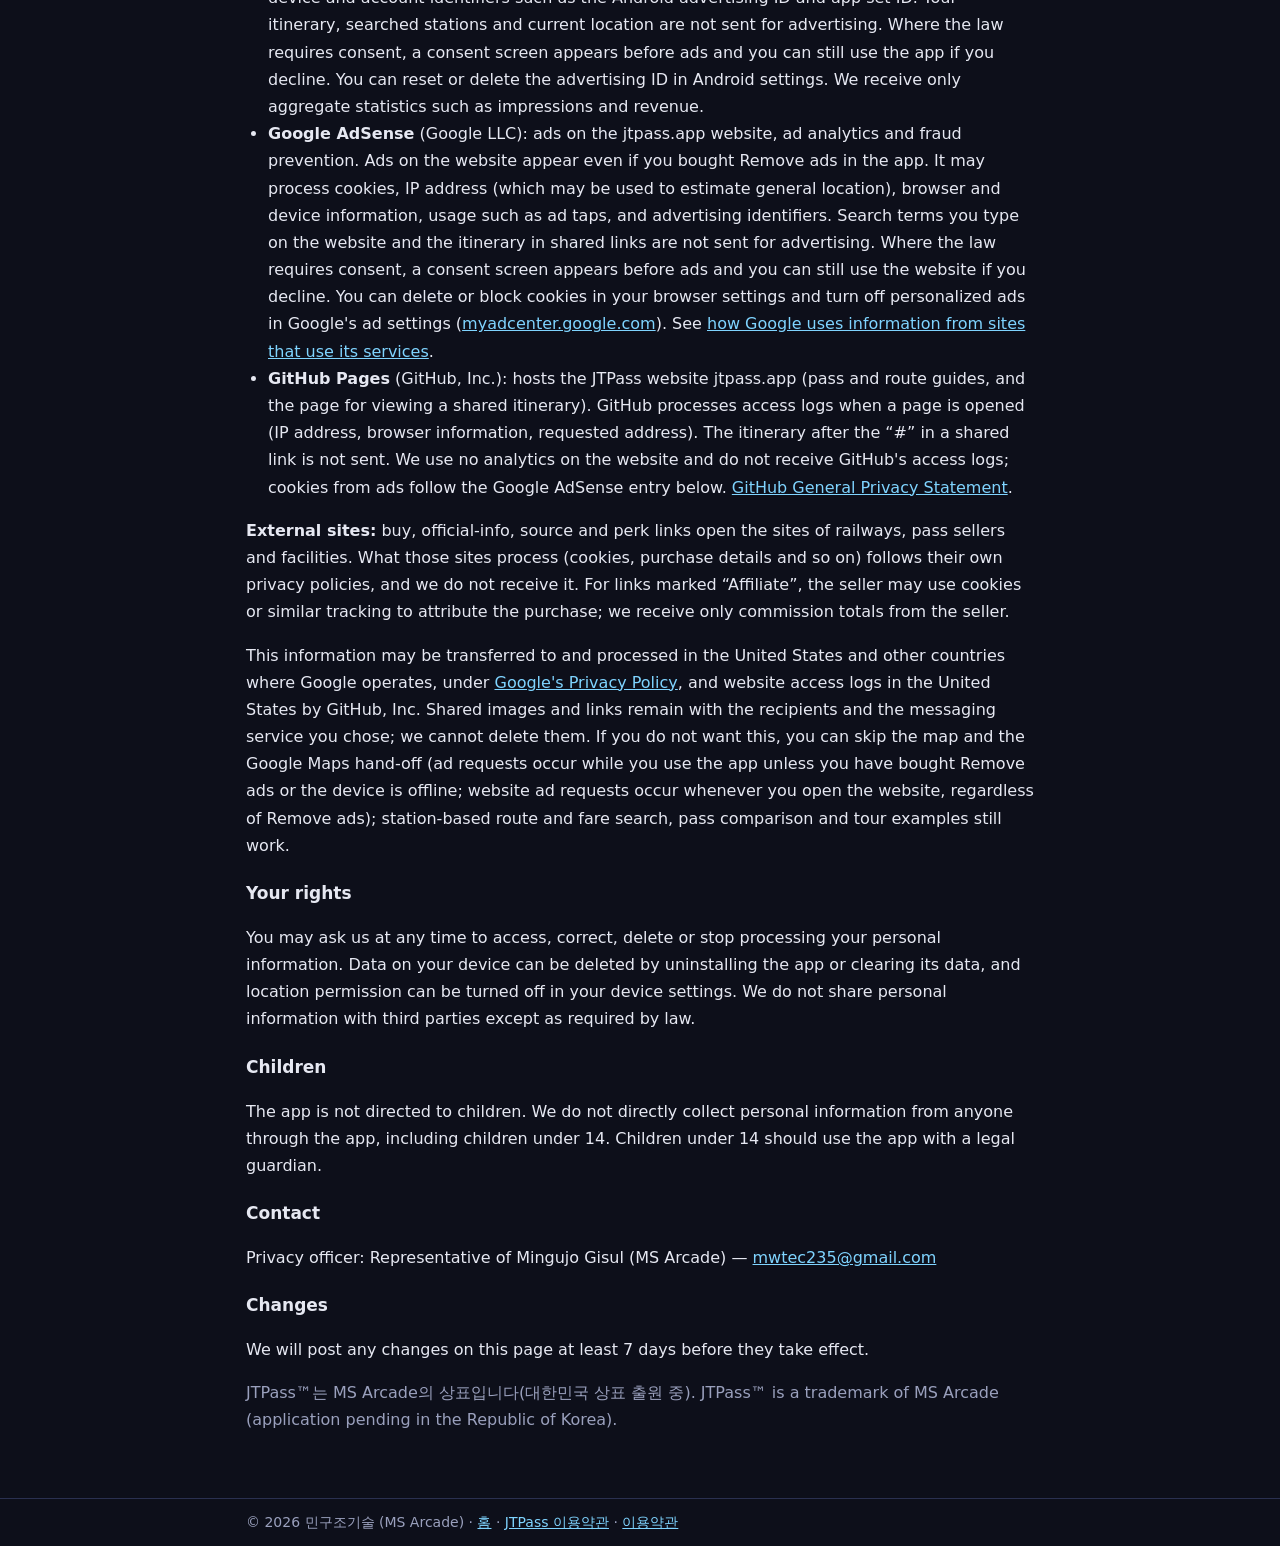
<file: jtpass-privacy.html>
<!doctype html>
<html lang="ko">
<head>
<meta charset="utf-8">
<meta name="viewport" content="width=device-width, initial-scale=1">
<title>JTPass 개인정보처리방침 - MS Arcade</title>
<link rel="icon" href="icon.png">
<link rel="stylesheet" href="style.css">
</head>
<body>
<header><div class="bar">
  <a class="brand" href="./">MS ARCADE</a>
  <nav><a href="./">홈</a> <a href="privacy.html">개인정보처리방침</a> <a href="terms.html">이용약관</a></nav>
</div></header>
<main>
<h1>JTPass™ 개인정보처리방침</h1>
<p class="sub">시행일: 2026년 11월 3일 · 개정: 2026년 11월 7일 공지·2026년 11월 14일 시행(광고 제거 결제, 배너 광고 추가, Google 장소 검색 제거) · 안내 보완: 2026년 11월 10일(Google 지도로 넘기기·외부 사이트·제휴 링크 설명 추가, 처리 방식 변경 없음) · 안내 보완: 2026년 11월 11일(일정 링크 공유와 jtpass.app 웹사이트 설명 추가, 회사가 처리하는 정보 변경 없음) · 안내 보완: 2026년 11월 12일(iPhone 앱의 App Store 결제 추가, Android 앱에서 처리하는 정보 변경 없음) · 안내 보완: 2026년 11월 13일(공유 링크에 하루 강도·패스 우선·구간 경로 기준 추가, 회사가 처리하는 정보 변경 없음) · 개정: 2026년 11월 17일 공지·2026년 11월 24일 시행(웹사이트 광고 추가: Google AdSense의 쿠키·광고 식별자 처리, 앱의 광고 제거와 무관) ·<a href="#english" class="lang">English version below</a></p>

<p>민구조기술(이하 "회사", 브랜드 MS Arcade)은 「개인정보 보호법」 등 관련 법령을 지키며,
회사가 제공하는 모바일 앱 <b>JTPass</b>(일본 교통패스 운임 비교, 이하 "앱")를 이용하는 분의 개인정보를 다음과 같이 처리합니다.</p>

<h2>1. 회사가 직접 수집하는 정보</h2>
<p>앱은 <b>회원 가입이나 로그인이 없으며</b>, 회사는 서버를 운영하지 않습니다. 회사는 이름, 전화번호, 이메일, 위치 같은 개인정보를 직접 수집하거나 회사로 전송하지 않습니다.
앱에는 회사가 쓰는 이용 통계(애널리틱스)나 오류 보고 도구가 들어 있지 않습니다. 화면 위쪽 배너 광고를 위해 Google AdMob이 기기 정보를 처리합니다(3번). 웹사이트(jtpass.app)에도 광고가 표시되며, Google AdSense가 쿠키와 광고 식별자를 처리할 수 있습니다(3번).</p>
<p>이용자가 문의 이메일을 보내는 경우에 한해, 답변을 위해 이메일 주소와 문의 내용을 받으며 문의 처리 후 1년이 지나면 파기합니다.</p>

<h2>2. 이용자의 기기 안에서만 처리하는 정보</h2>
<ul>
<li><b>위치 정보(선택):</b> 이용자가 「현재 위치」 버튼을 누르거나 「내 위치에서 경로 찾기」를 쓸 때만 위치 권한(정확한 위치·대략적인 위치)을 요청합니다. 거부해도 다른 기능은 그대로 쓸 수 있습니다. 현재 위치는 가까운 역을 찾고 지도에 내 위치를 표시하는 데에만 기기 안에서 쓰며, <b>저장하지 않고 회사로 보내지 않습니다.</b></li>
<li><b>장소 고르기:</b> 장소와 숙소는 앱에 들어 있는 역·관광지·호텔 목록에서 찾거나, 현재 위치 또는 지도를 길게 눌러 고릅니다. 이 검색은 기기 안에서만 이루어지며, 검색어를 외부로 보내지 않습니다.</li>
<li><b>기기에 저장되는 정보:</b> 「내 일정」(일차별 공항·방문지·숙소의 이름과 좌표), 「저장한 경로」, 「내 패스」, 언어 설정은 이용자의 기기(앱 저장 공간)에만 저장되며 회사는 이를 볼 수 없습니다. 앱을 삭제하면 함께 삭제됩니다.</li>
<li><b>경로·운임 계산:</b> 검색한 역, 날짜·시각, 운임과 패스 계산 결과는 기기 안에서 계산합니다. 운임과 역 데이터는 앱에 함께 들어 있습니다.</li>
<li><b>교통계 IC 카드 잔액 조회(NFC):</b> 카드를 휴대폰에 대면 잔액과 최근 이용 기록을 읽어 화면에만 보여 줍니다. 카드는 읽기만 하고 쓰지 않으며, 읽은 내용은 저장하거나 기기 밖으로 보내지 않습니다.</li>
<li><b>일정 공유(이미지·링크):</b> 이용자가 공유 버튼을 누를 때만, 기기의 공유 창을 통해 이용자가 고른 앱(카카오톡, 문자 등)과 받는 사람에게 전달되며, 앱이 스스로 보내지 않습니다.
  <ul>
  <li><b>이미지 공유:</b> 「내 일정」 요약 이미지(일차별 장소·숙소 이름, 도착 시각, 구간 노선과 운임, 추천 패스)를 보냅니다.</li>
  <li><b>링크 공유:</b> 링크 안에 일정 이름, 날짜, 도착·귀국 시각, 일행 구성, 일차별 공항·방문지·숙소의 이름과 머무는 시간, 앱에 들어 있는 역·관광지의 번호, 이전 버전의 Google 장소 검색으로 추가한 장소가 있으면 그 장소 ID와 이름을 받은 날, 이용자가 지도에서 직접 고른 지점의 좌표, 날마다의 하루 강도(여유·보통·빡빡), 「패스 우선」으로 고른 패스, 구간 경로 기준(가장 싼 경로·패스 사용 등과 직접 고른 경로)이 압축되어 들어갑니다. Google에서 받은 장소 좌표, 메모, 지출 기록은 넣지 않습니다. 일정 내용은 링크의 「#」 뒤에 들어 있어, 링크를 열어도 브라우저가 이 부분을 jtpass.app 서버로 보내지 않으며 회사와 웹 호스팅 업체는 일정 내용을 받지 않습니다.</li>
  <li><b>주의:</b> 링크나 이미지를 가진 사람은 누구나 숙소를 포함한 일정을 볼 수 있습니다. 믿을 수 있는 사람에게만 보내 주세요.</li>
  <li><b>받는 사람:</b> 링크를 열면 JTPass가 설치된 기기에서는 저장할지 먼저 묻고, 저장하면 받는 사람의 기기에만 저장됩니다. JTPass가 없으면 jtpass.app 페이지가 브라우저 안에서 일정을 보여 줍니다. 받은 일정에 Google 장소 ID로만 들어 있는 장소는 앱이 Google에 위치를 조회하지 않으며, 받는 사람이 위치를 직접 다시 고를 수 있습니다.</li>
  </ul></li>
<li><b>광고 제거 구매 여부:</b> 광고 제거를 구매했는지 여부는 기기에만 저장되며 회사로 보내지 않습니다.</li>
</ul>

<h2>3. 외부 서비스가 처리하는 정보</h2>
<p>앱은 지도, 경로 보기, 결제, 광고를 위해 아래 외부 서비스를 사용합니다. 이 서비스들은 각자의 개인정보처리방침에 따라 정보를 처리합니다.</p>
<div class="tablewrap"><table>
<tr><th>서비스(제공자)</th><th>목적</th><th>처리하는 정보</th></tr>
<tr><td>Google 지도 SDK<br>(Google LLC)</td><td>「지도」 화면과 경로 지도 표시, 이용자가 켠 경우 지도에 내 위치 표시</td><td>지도 표시 요청, IP 주소, 기기 정보(기종, OS 버전), 내 위치 표시를 켠 경우 기기 위치</td></tr>
<tr><td>Google 지도 앱·웹<br>(Google LLC)</td><td>이용자가 「Google 지도에서 시간 보기」나 일정 구간의 지도 버튼을 누를 때 Google 지도에서 대중교통 경로 열기, 일정 장소의 「Google 지도에서 보기(영업시간 등)」를 누를 때 Google 지도에서 그 장소 열기</td><td>출발·도착 역 이름, 또는 일정 지점의 이름이나 좌표(숙소·지도에서 고른 지점), 이전 버전에서 추가한 Google 장소의 장소 ID, IP 주소. 이용자가 누를 때만 보내며 현재 위치는 보내지 않습니다</td></tr>
<tr><td>Google Play 결제<br>(Google LLC)</td><td>광고 제거 결제, 구매 복원</td><td>Google 계정의 구매 기록. 결제는 Google Play가 처리하며 회사는 카드 번호 등 결제 정보를 받지 않습니다</td></tr>
<tr><td>App Store 결제<br>(Apple Inc.)</td><td>iPhone 앱의 광고 제거 결제, 구매 복원</td><td>Apple ID의 구매 기록. 결제는 Apple이 처리하며 회사는 카드 번호 등 결제 정보를 받지 않습니다</td></tr>
<tr><td>Google AdMob<br>(Google LLC)</td><td>화면 위쪽 배너 광고, 광고 분석, 부정 사용 방지 (광고 제거를 구매하면 광고를 불러오지 않습니다)</td><td>IP 주소(대략적인 위치 추정에 쓰일 수 있음), 앱 실행·광고 누르기 등 이용 정보, 성능 등 진단 정보, Android 광고 ID·앱 세트 ID 등 기기·계정 식별자. 「내 일정」, 검색한 역, 현재 위치는 광고용으로 보내지 않습니다</td></tr>
<tr><td>GitHub Pages<br>(GitHub, Inc.)</td><td>JTPass 웹사이트 jtpass.app(교통패스·구간 안내, 공유받은 일정 보기 페이지) 호스팅</td><td>페이지를 열 때의 접속 기록(IP 주소, 브라우저 정보, 요청한 주소). 공유 링크의 「#」 뒤 일정 내용은 전송되지 않습니다. 회사는 이 웹사이트에 이용 통계 도구를 쓰지 않으며 GitHub의 접속 기록을 받지 않습니다. 광고로 인한 쿠키는 아래 Google AdSense 항목을 따릅니다</td></tr>
<tr><td>Google AdSense<br>(Google LLC)</td><td>jtpass.app 웹사이트의 광고 게재, 광고 분석, 부정 사용 방지 (앱의 광고 제거를 구매해도 웹사이트 광고는 표시됩니다)</td><td>쿠키, IP 주소(대략적인 위치 추정에 쓰일 수 있음), 브라우저·기기 정보, 광고 누르기 등 이용 정보, 광고 식별자. 웹사이트에서 이용자가 입력한 검색어와 공유 링크의 일정 내용은 광고용으로 보내지 않습니다</td></tr>
</table></div>
<p><b>광고 선택 방법:</b> 법령상 동의가 필요한 지역에서는 광고 전에 동의 화면이 표시되며, 거부해도 앱을 쓸 수 있습니다. Android 설정의 광고 메뉴에서 광고 ID를 재설정하거나 삭제할 수 있습니다. 회사는 개별 이용자의 정보가 아니라 노출 수와 수익 같은 집계 통계만 받습니다. <b>웹사이트 광고:</b> 법령상 동의가 필요한 지역에서는 광고 전에 동의 화면이 표시되며, 거부해도 웹사이트를 쓸 수 있습니다. 브라우저 설정에서 쿠키를 삭제하거나 차단할 수 있고, Google 광고 설정(<a href="https://myadcenter.google.com">myadcenter.google.com</a>)에서 맞춤 광고를 끌 수 있습니다. Google이 광고에 쓰는 정보는 <a href="https://policies.google.com/technologies/partner-sites?hl=ko">Google 파트너 사이트 정보 사용 안내</a>를 참고하세요.</p>
<p><b>외부 사이트:</b> 패스 구입처·공식 안내·출처·특전 링크를 누르면 철도 회사, 패스 판매처, 시설의 사이트가 열립니다. 그 사이트에서 처리하는 정보(쿠키, 구매 정보 등)는 그 사이트의 개인정보처리방침을 따르며, 회사는 그 정보를 받지 않습니다. 「제휴」 표시가 있는 링크는 판매처가 구매 경로 확인을 위해 쿠키 등 추적 정보를 쓸 수 있고, 회사는 판매처에서 수수료 집계만 받습니다.</p>
<p>Google 개인정보처리방침: <a href="https://policies.google.com/privacy?hl=ko">https://policies.google.com/privacy</a><br>
Google의 데이터 처리 방식: <a href="https://policies.google.com/technologies/partner-sites?hl=ko">https://policies.google.com/technologies/partner-sites</a><br>
GitHub 개인정보처리방침: <a href="https://docs.github.com/ko/site-policy/privacy-policies/github-general-privacy-statement">https://docs.github.com/site-policy/privacy-policies/github-general-privacy-statement</a></p>

<h2>4. 개인정보의 국외 이전</h2>
<p>위 외부 서비스를 이용하면서 아래와 같이 정보가 국외로 전송될 수 있습니다.</p>
<div class="tablewrap"><table>
<tr><th>이전받는 자</th><th>국가</th><th>이전 항목</th><th>시기와 방법</th><th>보유 기간</th></tr>
<tr><td>Google LLC<br>(<a href="https://support.google.com/policies/contact/general_privacy_form">문의 양식</a>)</td><td>미국 등 Google 데이터센터 소재국</td><td>3번 표의 항목</td><td>지도 화면을 열거나, Google 지도로 넘어가거나, 결제하거나, 광고를 불러올 때 네트워크로 전송</td><td>Google 정책에 따름</td></tr>
<tr><td>GitHub, Inc.<br>(<a href="https://support.github.com/contact/privacy">문의 양식</a>)</td><td>미국</td><td>3번 표의 GitHub Pages 항목</td><td>jtpass.app 페이지를 열 때 네트워크로 전송</td><td>GitHub 정책에 따름</td></tr>
</table></div>
<p>국외 이전을 원하지 않으면 지도와 Google 지도로 넘기기를 쓰지 않을 수 있습니다. 광고로 인한 전송은 앱을 쓰는 동안 일어나며, 광고 제거를 구매했거나 기기가 인터넷에 연결되지 않으면 일어나지 않습니다. 웹사이트 광고로 인한 전송은 웹사이트를 열 때 일어나며, 앱의 광고 제거 구매와 관계없습니다. 지도를 쓰지 않아도 역 이름으로 하는 경로·운임 검색, 패스 비교, 관광 예시는 그대로 이용할 수 있습니다.</p>

<h2>5. 개인정보의 제3자 제공</h2>
<p>회사는 이용자의 개인정보를 제3자에게 제공하지 않습니다. 다만 법령에 따라 수사기관 등이 적법한 절차로 요청하는 경우는 예외로 합니다.</p>

<h2>6. 보유 기간과 파기</h2>
<ul>
<li>기기에 저장된 일정·경로·패스·설정·광고 제거 구매 여부: 앱 삭제 또는 앱 데이터 삭제 시 즉시 삭제됩니다.</li>
<li>현재 위치와 IC 카드에서 읽은 내용: 저장하지 않으며 화면을 닫으면 사라집니다.</li>
<li>Google 지도·Google Play 결제·AdMob으로 전송된 정보: Google 정책에 따라 Google이 보관·삭제합니다.</li>
<li>Google AdSense로 전송된 정보: Google 정책에 따라 Google이 보관·삭제합니다.</li>
<li>App Store 결제 정보: Apple 정책에 따라 Apple이 보관·삭제합니다.</li>
<li>jtpass.app 접속 기록: GitHub 정책에 따라 GitHub가 보관·삭제합니다.</li>
<li>공유한 이미지와 링크: 받는 사람과 이용자가 고른 메신저·문자 서비스에 남으며, 회사는 이를 지울 수 없습니다. 받은 사람이 저장한 일정은 그 사람의 기기에 있습니다.</li>
<li>문의 이메일: 문의 처리 후 1년 뒤 삭제합니다.</li>
</ul>

<h2>7. 아동의 개인정보</h2>
<p>앱은 아동을 대상으로 하지 않습니다. 회사는 만 14세 미만 아동을 포함해 누구의 개인정보도 앱을 통해 직접 수집하지 않습니다. 만 14세 미만은 법정대리인과 함께 이용해 주세요.</p>

<h2>8. 이용자의 권리</h2>
<p>이용자는 회사에 대해 언제든지 개인정보 열람, 정정, 삭제, 처리 정지를 요청할 수 있습니다. 아래 연락처로 요청하시면 지체 없이 처리합니다.
회사가 직접 보관하는 개인정보는 문의 이메일뿐이며, 기기에 저장된 정보는 앱 삭제나 앱 데이터 삭제로 직접 지울 수 있습니다. 위치 권한은 기기 설정에서 언제든 끌 수 있습니다.</p>

<h2>9. 안전성 확보 조치</h2>
<p>회사는 문의 이메일을 2단계 인증이 적용된 계정에서만 관리하고, 필요한 사람 외에는 접근할 수 없도록 합니다.</p>

<h2>10. 개인정보 보호책임자</h2>
<ul>
<li>책임자: 민구조기술 대표</li>
<li>이메일: <a href="mailto:mwtec235@gmail.com">mwtec235@gmail.com</a></li>
</ul>
<p>개인정보 침해에 대한 신고나 상담은 아래 기관에도 문의할 수 있습니다.</p>
<ul>
<li>개인정보침해 신고센터: 국번 없이 118 (<a href="https://privacy.kisa.or.kr">privacy.kisa.or.kr</a>)</li>
<li>개인정보 분쟁조정위원회: 1833-6972 (<a href="https://www.kopico.go.kr">www.kopico.go.kr</a>)</li>
</ul>

<h2>11. 방침의 변경</h2>
<p>이 방침이 바뀌면 시행 7일 전에 이 페이지에 알립니다. 이용자 권리에 중요한 변경은 30일 전에 알립니다.</p>

<h2 id="english" lang="en">JTPass™ Privacy Policy (English)</h2>
<div lang="en">
<p class="sub">Effective date: November 3, 2026. Amended: announced November 7, 2026, effective November 14, 2026 (Remove ads payment and banner ad added; Google place search removed). Clarified November 10, 2026 (Google Maps hand-off, external sites and affiliate links described; no change in processing). Clarified November 11, 2026 (itinerary link sharing and the jtpass.app website described; no change in what we process). Clarified November 12, 2026 (App Store payment for the iPhone app added; no change for the Android app). Clarified November 13, 2026 (shared links also carry each day's pace, the preferred pass and route preferences; no change in what we process). Amended: announced November 17, 2026, effective November 24, 2026 (website ads added: cookies and advertising identifiers processed by Google AdSense; unrelated to Remove ads in the app).</p>
<p><b>MS Arcade</b> ("we", a brand of Mingujo Gisul (민구조기술), a sole proprietorship in Korea) operates the mobile app <b>JTPass</b>, a Japan transit pass fare comparison app. The Korean version above prevails if the two versions differ.</p>
<h3>Information we collect</h3>
<p>The app has no account or login, and we run no server. We do not collect your name, phone number, email or location, and nothing is sent to us. The app contains no analytics or crash-reporting tools of ours. Google AdMob processes device information for the top banner ad (see below). The website jtpass.app also shows ads, and Google AdSense may process cookies and advertising identifiers (see below).
If you email us, we use your email address and message only to reply, and delete them one year after the inquiry is resolved.</p>
<h3>Information processed only on your device</h3>
<ul>
<li><b>Location (optional):</b> requested only when you tap "Current location" or use "Route from my location". If you decline, every other feature still works. Your location is used on the device only to find nearby stations and show where you are on the map. It is not stored and never sent to us.</li>
<li><b>Choosing places:</b> places and lodging are found in the stations, attractions and hotels that ship with the app, or picked with your current location or by long-pressing the map. This search runs only on the device, and what you type is not sent anywhere.</li>
<li><b>Stored on your device:</b> "My itinerary" (names and coordinates of the airport, stops and lodging for each day), saved routes, "My passes" and your language setting. We cannot see them; they are deleted when you uninstall the app.</li>
<li><b>Routes and fares:</b> calculated on the device; fare and station data ship with the app.</li>
<li><b>IC card balance (NFC):</b> the app reads the balance and recent history of a transit IC card and shows them on screen. It never writes to the card and does not store or send what it reads.</li>
<li><b>Sharing (image or link):</b> only when you tap Share, your itinerary is passed through your device's share sheet to the app you choose (KakaoTalk, SMS and so on) and its recipients; the app never sends it by itself.
  <ul>
  <li><b>Image:</b> a summary of your itinerary (stop and lodging names per day, arrival times, lines and fares, recommended passes).</li>
  <li><b>Link:</b> the link contains, compressed, the itinerary name, dates, arrival and departure times, party makeup, names and stay times of the airport, stops and lodging per day, the IDs of stations and spots that ship with the app, Google place IDs with the date their names were received (for places added with Google place search in an earlier version), coordinates of points you picked on the map yourself, each day's pace (relaxed, normal or packed), the pass you chose to prefer, and your route preferences (overall and per leg, including routes you picked). Coordinates received from Google, notes and expense records are not included. The itinerary sits after the “#” in the link, which browsers do not send to the jtpass.app server, so neither we nor our web host receive it.</li>
  <li><b>Note:</b> anyone who has the link or image can see the itinerary, including lodging. Send it only to people you trust.</li>
  <li><b>Recipients:</b> if JTPass is installed, the app asks before saving, and a saved itinerary stays only on the recipient's device. Without JTPass, the jtpass.app page shows the itinerary inside the browser. For places included only by Google place ID, the app does not look up their location with Google; the recipient can pick the location again.</li>
  </ul></li>
<li><b>Remove ads purchase:</b> whether you bought Remove ads is stored only on your device and never sent to us.</li>
</ul>
<h3>Third-party services</h3>
<ul>
<li><b>Google Maps SDK</b> (Google LLC): shows the map and route maps, and your location on the map if you turn it on. It may process map requests, IP address, device information and, when shown, your device location.</li>
<li><b>Google Maps app or website</b> (Google LLC): when you tap “See times in Google Maps” or a leg's map button in your itinerary, the transit route opens in Google Maps; when you tap “Open in Google Maps (hours etc.)” on an itinerary stop, that place opens in Google Maps. It receives the origin and destination station names, or the names or coordinates of itinerary stops (lodging and points you picked on the map), the Google place ID of places added in an earlier version, and your IP address. Sent only when you tap; your current location is not sent.</li>
<li><b>Google Play billing</b> (Google LLC): Remove ads payment and restoring purchases. It uses the purchase record of your Google account. Google Play handles payment, and we never receive card numbers or other payment details.</li>
<li><b>App Store payments</b> (Apple Inc.): Remove ads payment and restoring purchases in the iPhone app. It uses the purchase record of your Apple ID. Apple handles payment, and we never receive card numbers or other payment details.</li>
<li><b>Google AdMob</b> (Google LLC): the top banner ad, ad analytics and fraud prevention. No ads are requested once you have bought Remove ads. It processes IP address (which may be used to estimate general location), app launches and ad taps, diagnostics such as performance, and device and account identifiers such as the Android advertising ID and app set ID. Your itinerary, searched stations and current location are not sent for advertising. Where the law requires consent, a consent screen appears before ads and you can still use the app if you decline. You can reset or delete the advertising ID in Android settings. We receive only aggregate statistics such as impressions and revenue.</li>
<li><b>Google AdSense</b> (Google LLC): ads on the jtpass.app website, ad analytics and fraud prevention. Ads on the website appear even if you bought Remove ads in the app. It may process cookies, IP address (which may be used to estimate general location), browser and device information, usage such as ad taps, and advertising identifiers. Search terms you type on the website and the itinerary in shared links are not sent for advertising. Where the law requires consent, a consent screen appears before ads and you can still use the website if you decline. You can delete or block cookies in your browser settings and turn off personalized ads in Google's ad settings (<a href="https://myadcenter.google.com">myadcenter.google.com</a>). See <a href="https://policies.google.com/technologies/partner-sites">how Google uses information from sites that use its services</a>.</li>
<li><b>GitHub Pages</b> (GitHub, Inc.): hosts the JTPass website jtpass.app (pass and route guides, and the page for viewing a shared itinerary). GitHub processes access logs when a page is opened (IP address, browser information, requested address). The itinerary after the “#” in a shared link is not sent. We use no analytics on the website and do not receive GitHub's access logs; cookies from ads follow the Google AdSense entry below. <a href="https://docs.github.com/site-policy/privacy-policies/github-general-privacy-statement">GitHub General Privacy Statement</a>.</li>
</ul>
<p><b>External sites:</b> buy, official-info, source and perk links open the sites of railways, pass sellers and facilities. What those sites process (cookies, purchase details and so on) follows their own privacy policies, and we do not receive it. For links marked “Affiliate”, the seller may use cookies or similar tracking to attribute the purchase; we receive only commission totals from the seller.</p>
<p>This information may be transferred to and processed in the United States and other countries where Google operates, under <a href="https://policies.google.com/privacy">Google's Privacy Policy</a>, and website access logs in the United States by GitHub, Inc. Shared images and links remain with the recipients and the messaging service you chose; we cannot delete them. If you do not want this, you can skip the map and the Google Maps hand-off (ad requests occur while you use the app unless you have bought Remove ads or the device is offline; website ad requests occur whenever you open the website, regardless of Remove ads); station-based route and fare search, pass comparison and tour examples still work.</p>
<h3>Your rights</h3>
<p>You may ask us at any time to access, correct, delete or stop processing your personal information. Data on your device can be deleted by uninstalling the app or clearing its data, and location permission can be turned off in your device settings. We do not share personal information with third parties except as required by law.</p>
<h3>Children</h3>
<p>The app is not directed to children. We do not directly collect personal information from anyone through the app, including children under 14. Children under 14 should use the app with a legal guardian.</p>
<h3>Contact</h3>
<p>Privacy officer: Representative of Mingujo Gisul (MS Arcade) — <a href="mailto:mwtec235@gmail.com">mwtec235@gmail.com</a></p>
<h3>Changes</h3>
<p>We will post any changes on this page at least 7 days before they take effect.</p>
</div>
<p class="sub" id="trademark">JTPass™는 MS Arcade의 상표입니다(대한민국 상표 출원 중). <span lang="en">JTPass™ is a trademark of MS Arcade (application pending in the Republic of Korea).</span></p>
</main>
<footer><div class="bar">© 2026 민구조기술 (MS Arcade) · <a href="./">홈</a> · <a href="jtpass-terms.html">JTPass 이용약관</a> · <a href="terms.html">이용약관</a></div></footer>
</body>
</html>
</file>
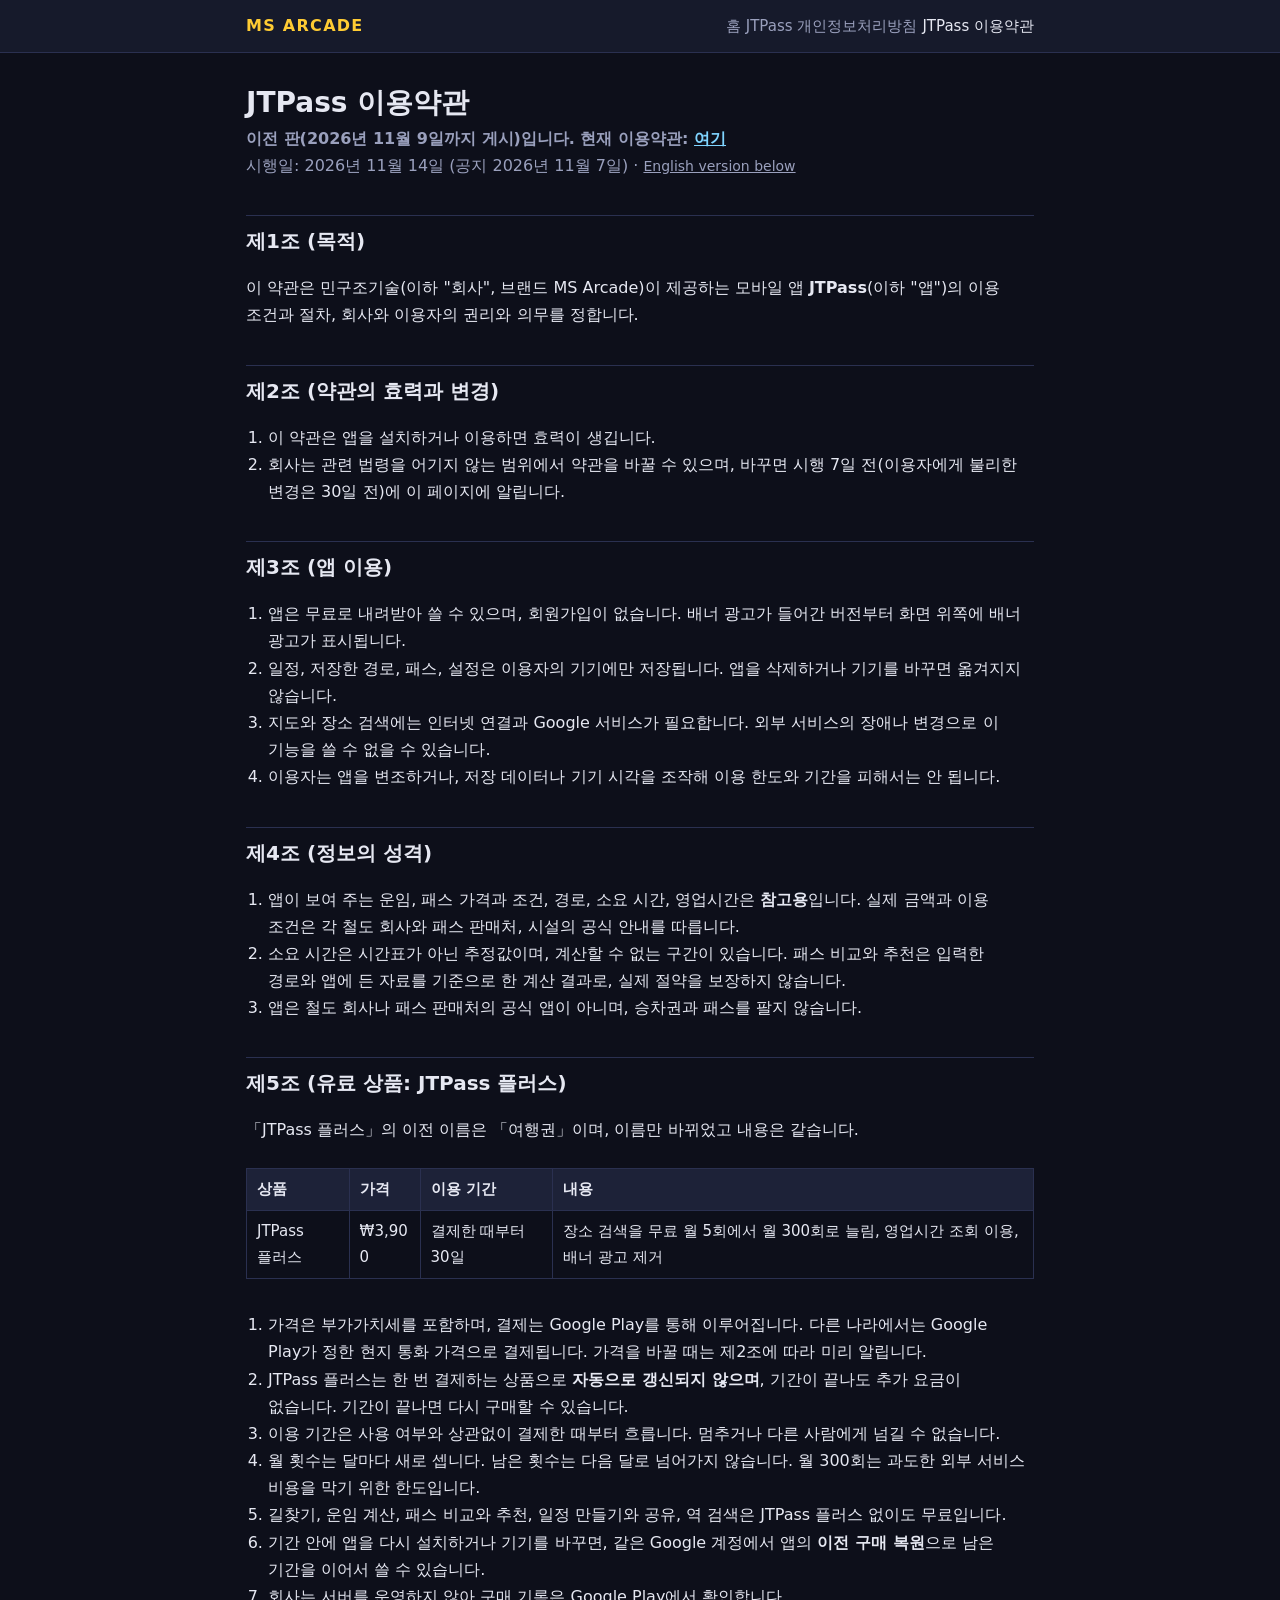
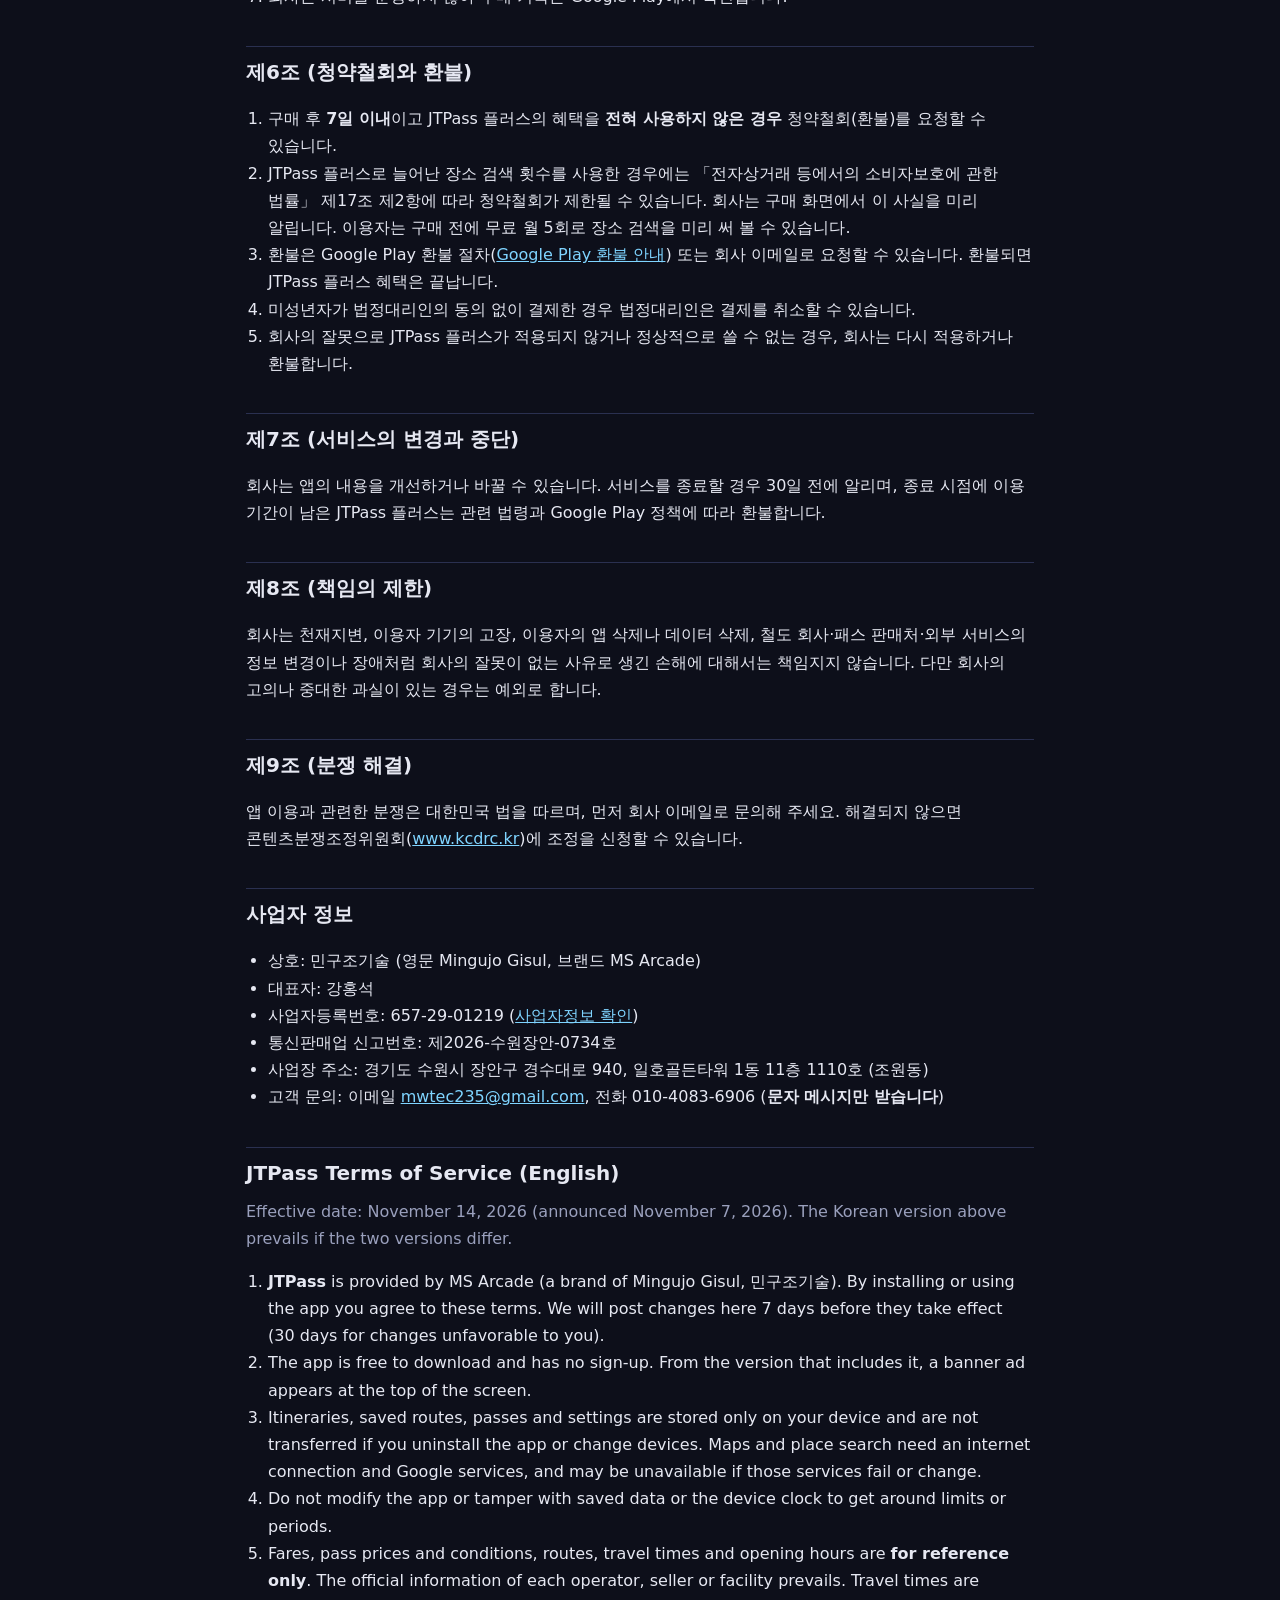
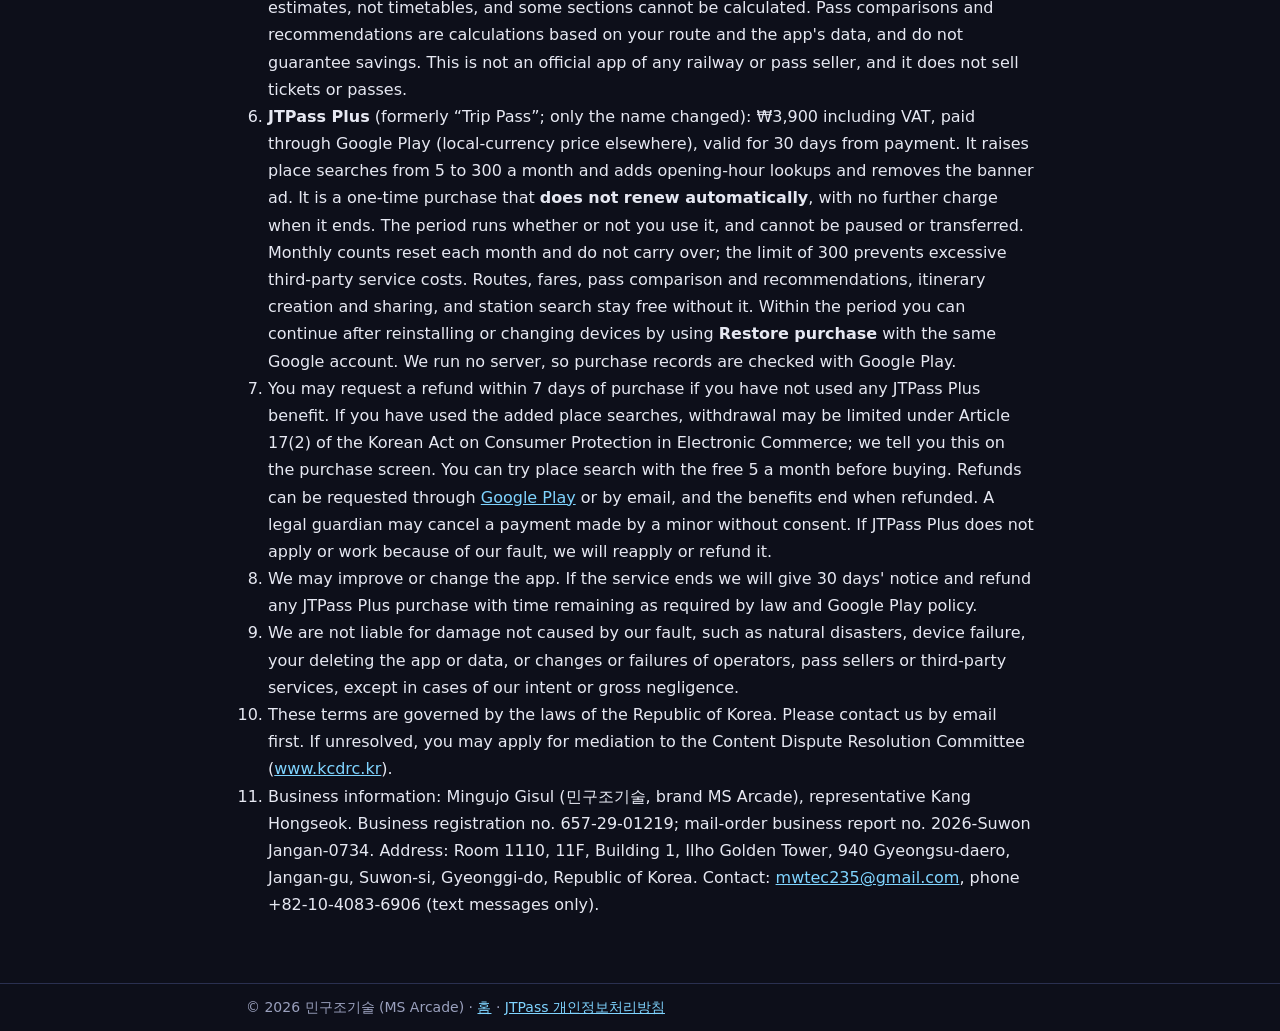
<file: jtpass-terms-2026-11-09.html>
<!doctype html>
<html lang="ko">
<head>
<meta charset="utf-8">
<meta name="viewport" content="width=device-width, initial-scale=1">
<title>JTPass 이용약관 - MS Arcade</title>
<link rel="icon" href="icon.png">
<link rel="stylesheet" href="style.css">
</head>
<body>
<header><div class="bar">
  <a class="brand" href="./">MS ARCADE</a>
  <nav><a href="./">홈</a> <a href="jtpass-privacy.html">JTPass 개인정보처리방침</a> <a href="jtpass-terms.html" aria-current="page">JTPass 이용약관</a></nav>
</div></header>
<main>
<h1>JTPass 이용약관</h1>
<p class="sub"><b>이전 판(2026년 11월 9일까지 게시)입니다. 현재 이용약관: <a href="jtpass-terms.html">여기</a></b><br>시행일: 2026년 11월 14일 (공지 2026년 11월 7일) · <a href="#english" class="lang">English version below</a></p>

<h2>제1조 (목적)</h2>
<p>이 약관은 민구조기술(이하 "회사", 브랜드 MS Arcade)이 제공하는 모바일 앱 <b>JTPass</b>(이하 "앱")의 이용 조건과 절차, 회사와 이용자의 권리와 의무를 정합니다.</p>

<h2>제2조 (약관의 효력과 변경)</h2>
<ol>
<li>이 약관은 앱을 설치하거나 이용하면 효력이 생깁니다.</li>
<li>회사는 관련 법령을 어기지 않는 범위에서 약관을 바꿀 수 있으며, 바꾸면 시행 7일 전(이용자에게 불리한 변경은 30일 전)에 이 페이지에 알립니다.</li>
</ol>

<h2>제3조 (앱 이용)</h2>
<ol>
<li>앱은 무료로 내려받아 쓸 수 있으며, 회원가입이 없습니다. 배너 광고가 들어간 버전부터 화면 위쪽에 배너 광고가 표시됩니다.</li>
<li>일정, 저장한 경로, 패스, 설정은 이용자의 기기에만 저장됩니다. 앱을 삭제하거나 기기를 바꾸면 옮겨지지 않습니다.</li>
<li>지도와 장소 검색에는 인터넷 연결과 Google 서비스가 필요합니다. 외부 서비스의 장애나 변경으로 이 기능을 쓸 수 없을 수 있습니다.</li>
<li>이용자는 앱을 변조하거나, 저장 데이터나 기기 시각을 조작해 이용 한도와 기간을 피해서는 안 됩니다.</li>
</ol>

<h2>제4조 (정보의 성격)</h2>
<ol>
<li>앱이 보여 주는 운임, 패스 가격과 조건, 경로, 소요 시간, 영업시간은 <b>참고용</b>입니다. 실제 금액과 이용 조건은 각 철도 회사와 패스 판매처, 시설의 공식 안내를 따릅니다.</li>
<li>소요 시간은 시간표가 아닌 추정값이며, 계산할 수 없는 구간이 있습니다. 패스 비교와 추천은 입력한 경로와 앱에 든 자료를 기준으로 한 계산 결과로, 실제 절약을 보장하지 않습니다.</li>
<li>앱은 철도 회사나 패스 판매처의 공식 앱이 아니며, 승차권과 패스를 팔지 않습니다.</li>
</ol>

<h2>제5조 (유료 상품: JTPass 플러스)</h2>
<p>「JTPass 플러스」의 이전 이름은 「여행권」이며, 이름만 바뀌었고 내용은 같습니다.</p>
<div class="tablewrap"><table>
<tr><th>상품</th><th>가격</th><th>이용 기간</th><th>내용</th></tr>
<tr><td>JTPass 플러스</td><td>₩3,900</td><td>결제한 때부터 30일</td><td>장소 검색을 무료 월 5회에서 월 300회로 늘림, 영업시간 조회 이용, 배너 광고 제거</td></tr>
</table></div>
<ol>
<li>가격은 부가가치세를 포함하며, 결제는 Google Play를 통해 이루어집니다. 다른 나라에서는 Google Play가 정한 현지 통화 가격으로 결제됩니다. 가격을 바꿀 때는 제2조에 따라 미리 알립니다.</li>
<li>JTPass 플러스는 한 번 결제하는 상품으로 <b>자동으로 갱신되지 않으며</b>, 기간이 끝나도 추가 요금이 없습니다. 기간이 끝나면 다시 구매할 수 있습니다.</li>
<li>이용 기간은 사용 여부와 상관없이 결제한 때부터 흐릅니다. 멈추거나 다른 사람에게 넘길 수 없습니다.</li>
<li>월 횟수는 달마다 새로 셉니다. 남은 횟수는 다음 달로 넘어가지 않습니다. 월 300회는 과도한 외부 서비스 비용을 막기 위한 한도입니다.</li>
<li>길찾기, 운임 계산, 패스 비교와 추천, 일정 만들기와 공유, 역 검색은 JTPass 플러스 없이도 무료입니다.</li>
<li>기간 안에 앱을 다시 설치하거나 기기를 바꾸면, 같은 Google 계정에서 앱의 <b>이전 구매 복원</b>으로 남은 기간을 이어서 쓸 수 있습니다.</li>
<li>회사는 서버를 운영하지 않아 구매 기록은 Google Play에서 확인합니다.</li>
</ol>

<h2>제6조 (청약철회와 환불)</h2>
<ol>
<li>구매 후 <b>7일 이내</b>이고 JTPass 플러스의 혜택을 <b>전혀 사용하지 않은 경우</b> 청약철회(환불)를 요청할 수 있습니다.</li>
<li>JTPass 플러스로 늘어난 장소 검색 횟수를 사용한 경우에는 「전자상거래 등에서의 소비자보호에 관한 법률」 제17조 제2항에 따라 청약철회가 제한될 수 있습니다. 회사는 구매 화면에서 이 사실을 미리 알립니다. 이용자는 구매 전에 무료 월 5회로 장소 검색을 미리 써 볼 수 있습니다.</li>
<li>환불은 Google Play 환불 절차(<a href="https://support.google.com/googleplay/answer/2479637?hl=ko">Google Play 환불 안내</a>) 또는 회사 이메일로 요청할 수 있습니다. 환불되면 JTPass 플러스 혜택은 끝납니다.</li>
<li>미성년자가 법정대리인의 동의 없이 결제한 경우 법정대리인은 결제를 취소할 수 있습니다.</li>
<li>회사의 잘못으로 JTPass 플러스가 적용되지 않거나 정상적으로 쓸 수 없는 경우, 회사는 다시 적용하거나 환불합니다.</li>
</ol>

<h2>제7조 (서비스의 변경과 중단)</h2>
<p>회사는 앱의 내용을 개선하거나 바꿀 수 있습니다. 서비스를 종료할 경우 30일 전에 알리며, 종료 시점에 이용 기간이 남은 JTPass 플러스는 관련 법령과 Google Play 정책에 따라 환불합니다.</p>

<h2>제8조 (책임의 제한)</h2>
<p>회사는 천재지변, 이용자 기기의 고장, 이용자의 앱 삭제나 데이터 삭제, 철도 회사·패스 판매처·외부 서비스의 정보 변경이나 장애처럼 회사의 잘못이 없는 사유로 생긴 손해에 대해서는 책임지지 않습니다. 다만 회사의 고의나 중대한 과실이 있는 경우는 예외로 합니다.</p>

<h2>제9조 (분쟁 해결)</h2>
<p>앱 이용과 관련한 분쟁은 대한민국 법을 따르며, 먼저 회사 이메일로 문의해 주세요. 해결되지 않으면 콘텐츠분쟁조정위원회(<a href="https://www.kcdrc.kr">www.kcdrc.kr</a>)에 조정을 신청할 수 있습니다.</p>

<h2>사업자 정보</h2>
<ul>
<li>상호: 민구조기술 (영문 Mingujo Gisul, 브랜드 MS Arcade)</li>
<li>대표자: 강홍석</li>
<li>사업자등록번호: 657-29-01219 (<a href="https://www.ftc.go.kr/bizCommPop.do?wrkr_no=6572901219">사업자정보 확인</a>)</li>
<li>통신판매업 신고번호: 제2026-수원장안-0734호</li>
<li>사업장 주소: 경기도 수원시 장안구 경수대로 940, 일호골든타워 1동 11층 1110호 (조원동)</li>
<li>고객 문의: 이메일 <a href="mailto:mwtec235@gmail.com">mwtec235@gmail.com</a>, 전화 010-4083-6906 (<b>문자 메시지만 받습니다</b>)</li>
</ul>

<h2 id="english" lang="en">JTPass Terms of Service (English)</h2>
<div lang="en">
<p class="sub">Effective date: November 14, 2026 (announced November 7, 2026). The Korean version above prevails if the two versions differ.</p>
<ol>
<li><b>JTPass</b> is provided by MS Arcade (a brand of Mingujo Gisul, 민구조기술). By installing or using the app you agree to these terms. We will post changes here 7 days before they take effect (30 days for changes unfavorable to you).</li>
<li>The app is free to download and has no sign-up. From the version that includes it, a banner ad appears at the top of the screen.</li>
<li>Itineraries, saved routes, passes and settings are stored only on your device and are not transferred if you uninstall the app or change devices. Maps and place search need an internet connection and Google services, and may be unavailable if those services fail or change.</li>
<li>Do not modify the app or tamper with saved data or the device clock to get around limits or periods.</li>
<li>Fares, pass prices and conditions, routes, travel times and opening hours are <b>for reference only</b>. The official information of each operator, seller or facility prevails. Travel times are estimates, not timetables, and some sections cannot be calculated. Pass comparisons and recommendations are calculations based on your route and the app's data, and do not guarantee savings. This is not an official app of any railway or pass seller, and it does not sell tickets or passes.</li>
<li><b>JTPass Plus</b> (formerly “Trip Pass”; only the name changed): ₩3,900 including VAT, paid through Google Play (local-currency price elsewhere), valid for 30 days from payment. It raises place searches from 5 to 300 a month and adds opening-hour lookups and removes the banner ad. It is a one-time purchase that <b>does not renew automatically</b>, with no further charge when it ends. The period runs whether or not you use it, and cannot be paused or transferred. Monthly counts reset each month and do not carry over; the limit of 300 prevents excessive third-party service costs. Routes, fares, pass comparison and recommendations, itinerary creation and sharing, and station search stay free without it. Within the period you can continue after reinstalling or changing devices by using <b>Restore purchase</b> with the same Google account. We run no server, so purchase records are checked with Google Play.</li>
<li>You may request a refund within 7 days of purchase if you have not used any JTPass Plus benefit. If you have used the added place searches, withdrawal may be limited under Article 17(2) of the Korean Act on Consumer Protection in Electronic Commerce; we tell you this on the purchase screen. You can try place search with the free 5 a month before buying. Refunds can be requested through <a href="https://support.google.com/googleplay/answer/2479637?hl=en">Google Play</a> or by email, and the benefits end when refunded. A legal guardian may cancel a payment made by a minor without consent. If JTPass Plus does not apply or work because of our fault, we will reapply or refund it.</li>
<li>We may improve or change the app. If the service ends we will give 30 days' notice and refund any JTPass Plus purchase with time remaining as required by law and Google Play policy.</li>
<li>We are not liable for damage not caused by our fault, such as natural disasters, device failure, your deleting the app or data, or changes or failures of operators, pass sellers or third-party services, except in cases of our intent or gross negligence.</li>
<li>These terms are governed by the laws of the Republic of Korea. Please contact us by email first. If unresolved, you may apply for mediation to the Content Dispute Resolution Committee (<a href="https://www.kcdrc.kr">www.kcdrc.kr</a>).</li>
<li>Business information: Mingujo Gisul (민구조기술, brand MS Arcade), representative Kang Hongseok. Business registration no. 657-29-01219; mail-order business report no. 2026-Suwon Jangan-0734. Address: Room 1110, 11F, Building 1, Ilho Golden Tower, 940 Gyeongsu-daero, Jangan-gu, Suwon-si, Gyeonggi-do, Republic of Korea. Contact: <a href="mailto:mwtec235@gmail.com">mwtec235@gmail.com</a>, phone +82-10-4083-6906 (text messages only).</li>
</ol>
</div>
</main>
<footer><div class="bar">© 2026 민구조기술 (MS Arcade) · <a href="./">홈</a> · <a href="jtpass-privacy.html">JTPass 개인정보처리방침</a></div></footer>
</body>
</html>
</file>
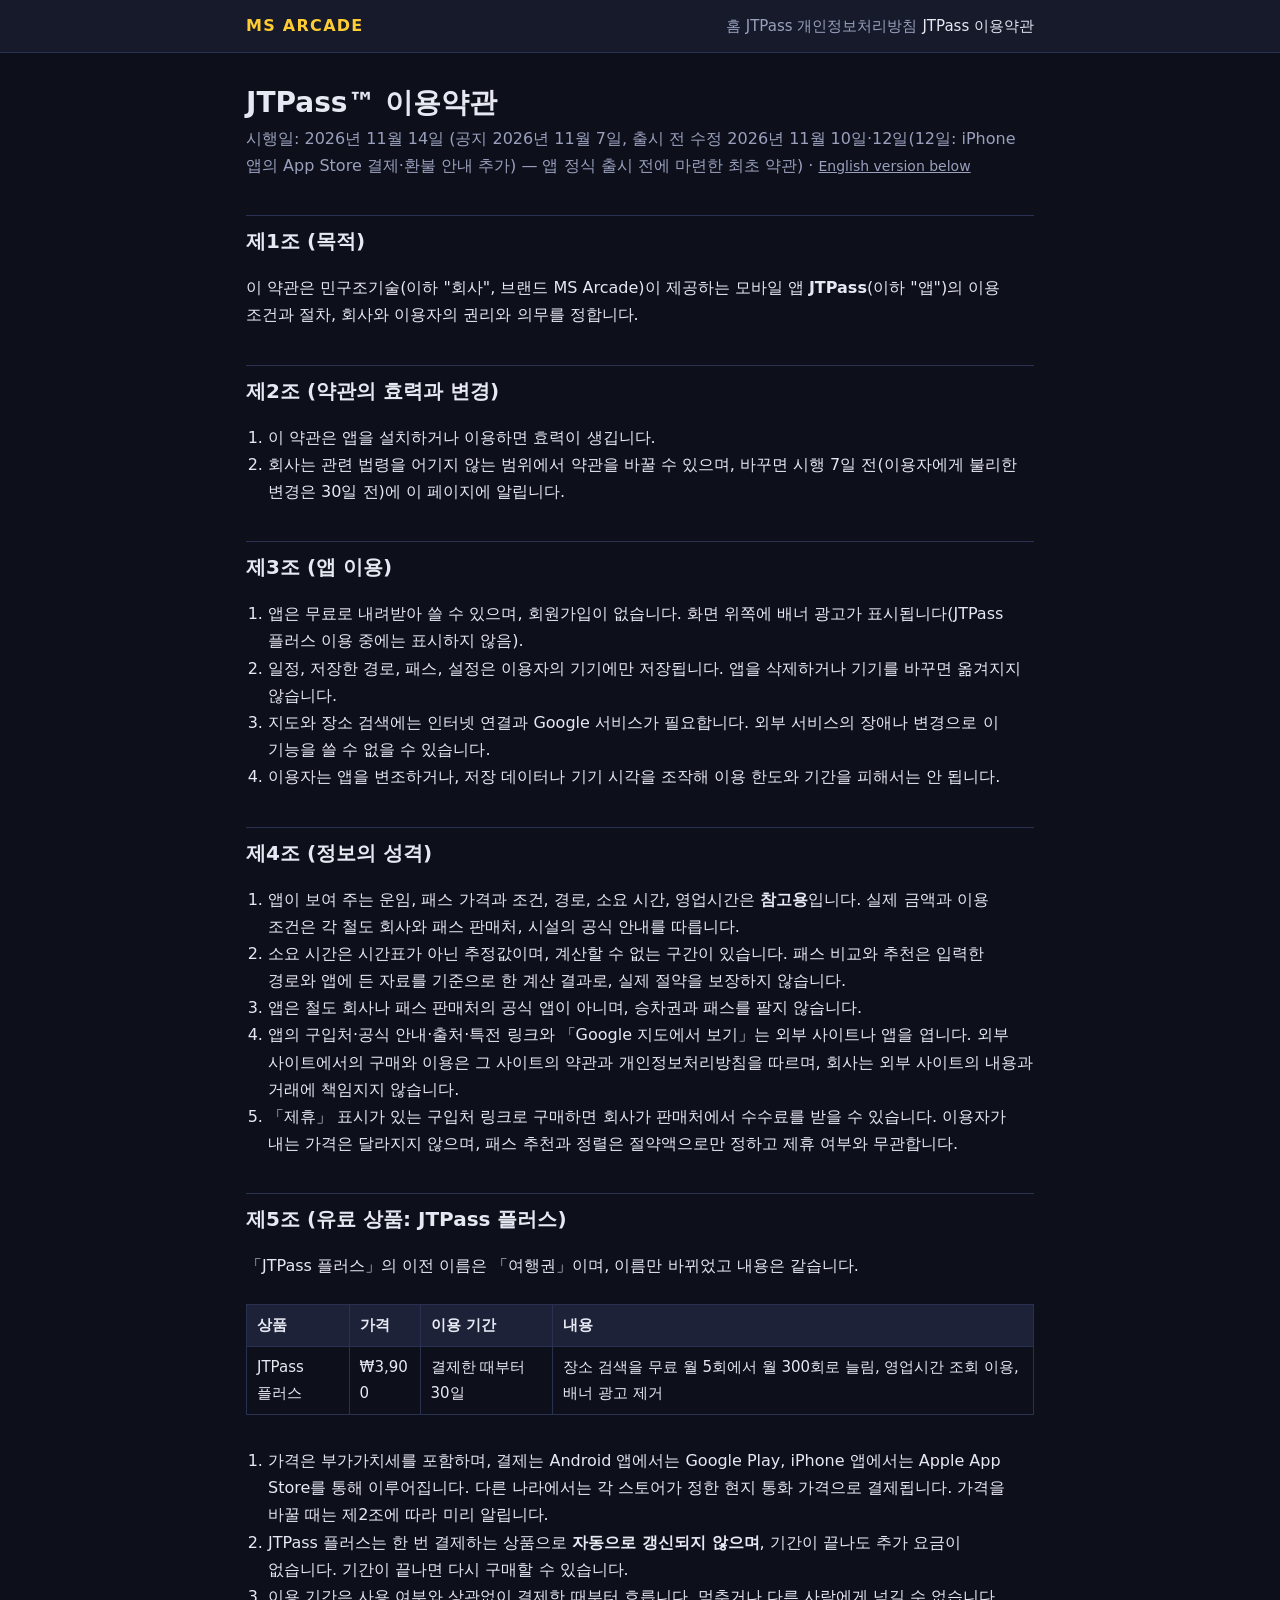
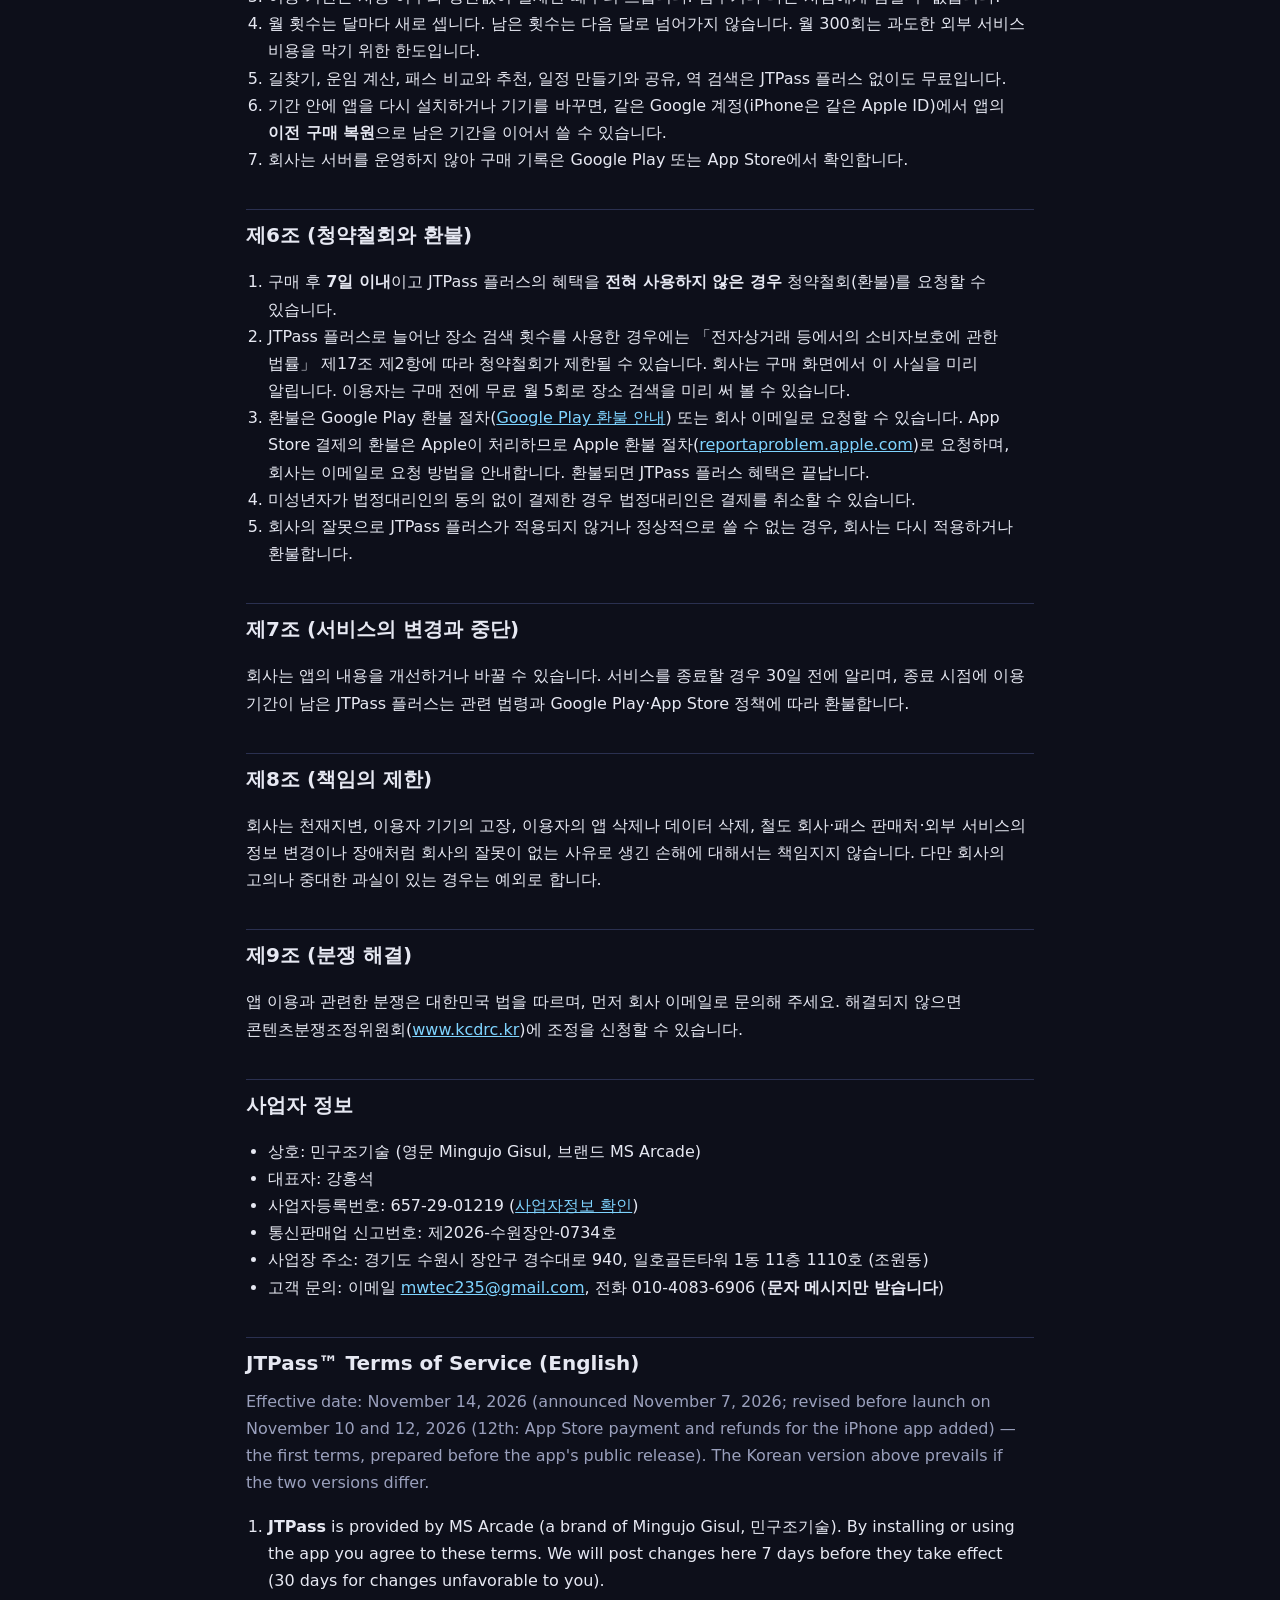
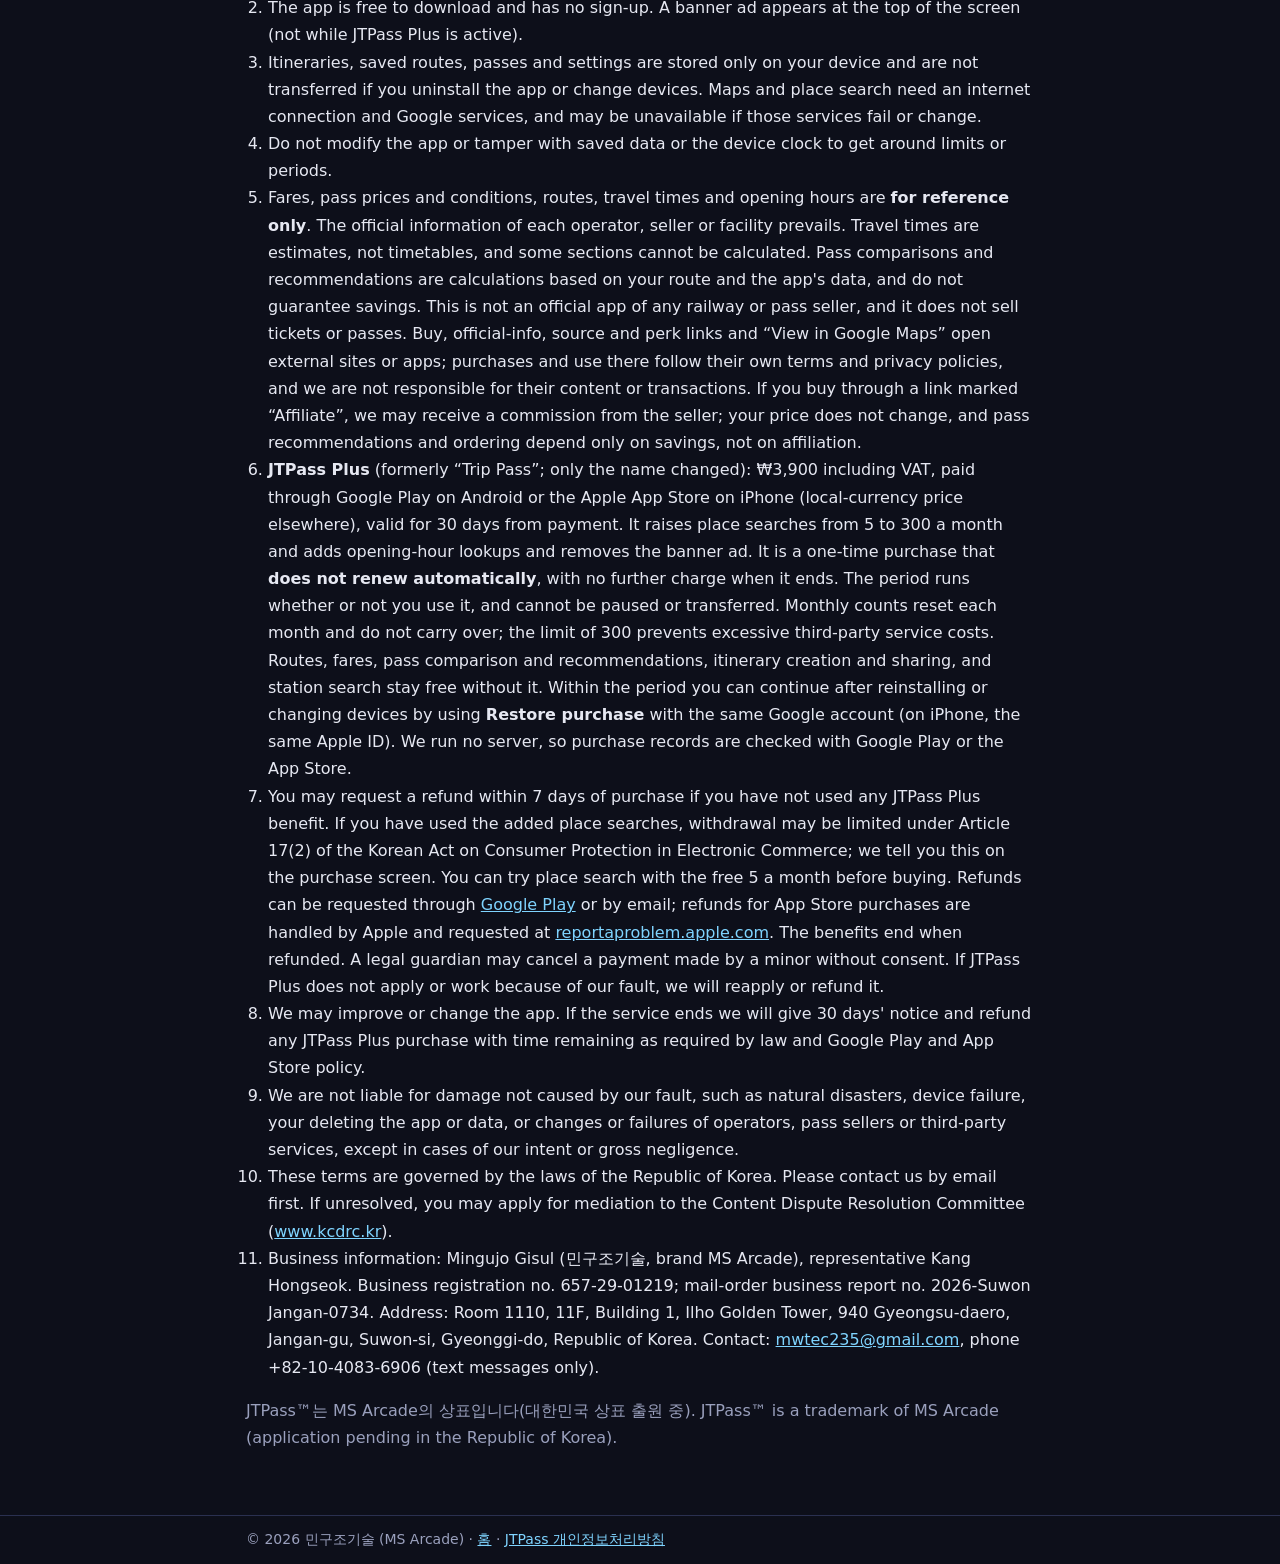
<file: jtpass-terms-2026-11-12.html>
<!doctype html>
<html lang="ko">
<head>
<meta charset="utf-8">
<meta name="viewport" content="width=device-width, initial-scale=1">
<title>JTPass 이용약관 - MS Arcade</title>
<link rel="icon" href="icon.png">
<link rel="stylesheet" href="style.css">
</head>
<body>
<header><div class="bar">
  <a class="brand" href="./">MS ARCADE</a>
  <nav><a href="./">홈</a> <a href="jtpass-privacy.html">JTPass 개인정보처리방침</a> <a href="jtpass-terms.html" aria-current="page">JTPass 이용약관</a></nav>
</div></header>
<main>
<h1>JTPass™ 이용약관</h1>
<p class="sub">시행일: 2026년 11월 14일 (공지 2026년 11월 7일, 출시 전 수정 2026년 11월 10일·12일(12일: iPhone 앱의 App Store 결제·환불 안내 추가) — 앱 정식 출시 전에 마련한 최초 약관) · <a href="#english" class="lang">English version below</a></p>

<h2>제1조 (목적)</h2>
<p>이 약관은 민구조기술(이하 "회사", 브랜드 MS Arcade)이 제공하는 모바일 앱 <b>JTPass</b>(이하 "앱")의 이용 조건과 절차, 회사와 이용자의 권리와 의무를 정합니다.</p>

<h2>제2조 (약관의 효력과 변경)</h2>
<ol>
<li>이 약관은 앱을 설치하거나 이용하면 효력이 생깁니다.</li>
<li>회사는 관련 법령을 어기지 않는 범위에서 약관을 바꿀 수 있으며, 바꾸면 시행 7일 전(이용자에게 불리한 변경은 30일 전)에 이 페이지에 알립니다.</li>
</ol>

<h2>제3조 (앱 이용)</h2>
<ol>
<li>앱은 무료로 내려받아 쓸 수 있으며, 회원가입이 없습니다. 화면 위쪽에 배너 광고가 표시됩니다(JTPass 플러스 이용 중에는 표시하지 않음).</li>
<li>일정, 저장한 경로, 패스, 설정은 이용자의 기기에만 저장됩니다. 앱을 삭제하거나 기기를 바꾸면 옮겨지지 않습니다.</li>
<li>지도와 장소 검색에는 인터넷 연결과 Google 서비스가 필요합니다. 외부 서비스의 장애나 변경으로 이 기능을 쓸 수 없을 수 있습니다.</li>
<li>이용자는 앱을 변조하거나, 저장 데이터나 기기 시각을 조작해 이용 한도와 기간을 피해서는 안 됩니다.</li>
</ol>

<h2>제4조 (정보의 성격)</h2>
<ol>
<li>앱이 보여 주는 운임, 패스 가격과 조건, 경로, 소요 시간, 영업시간은 <b>참고용</b>입니다. 실제 금액과 이용 조건은 각 철도 회사와 패스 판매처, 시설의 공식 안내를 따릅니다.</li>
<li>소요 시간은 시간표가 아닌 추정값이며, 계산할 수 없는 구간이 있습니다. 패스 비교와 추천은 입력한 경로와 앱에 든 자료를 기준으로 한 계산 결과로, 실제 절약을 보장하지 않습니다.</li>
<li>앱은 철도 회사나 패스 판매처의 공식 앱이 아니며, 승차권과 패스를 팔지 않습니다.</li>
<li>앱의 구입처·공식 안내·출처·특전 링크와 「Google 지도에서 보기」는 외부 사이트나 앱을 엽니다. 외부 사이트에서의 구매와 이용은 그 사이트의 약관과 개인정보처리방침을 따르며, 회사는 외부 사이트의 내용과 거래에 책임지지 않습니다.</li>
<li>「제휴」 표시가 있는 구입처 링크로 구매하면 회사가 판매처에서 수수료를 받을 수 있습니다. 이용자가 내는 가격은 달라지지 않으며, 패스 추천과 정렬은 절약액으로만 정하고 제휴 여부와 무관합니다.</li>
</ol>

<h2>제5조 (유료 상품: JTPass 플러스)</h2>
<p>「JTPass 플러스」의 이전 이름은 「여행권」이며, 이름만 바뀌었고 내용은 같습니다.</p>
<div class="tablewrap"><table>
<tr><th>상품</th><th>가격</th><th>이용 기간</th><th>내용</th></tr>
<tr><td>JTPass 플러스</td><td>₩3,900</td><td>결제한 때부터 30일</td><td>장소 검색을 무료 월 5회에서 월 300회로 늘림, 영업시간 조회 이용, 배너 광고 제거</td></tr>
</table></div>
<ol>
<li>가격은 부가가치세를 포함하며, 결제는 Android 앱에서는 Google Play, iPhone 앱에서는 Apple App Store를 통해 이루어집니다. 다른 나라에서는 각 스토어가 정한 현지 통화 가격으로 결제됩니다. 가격을 바꿀 때는 제2조에 따라 미리 알립니다.</li>
<li>JTPass 플러스는 한 번 결제하는 상품으로 <b>자동으로 갱신되지 않으며</b>, 기간이 끝나도 추가 요금이 없습니다. 기간이 끝나면 다시 구매할 수 있습니다.</li>
<li>이용 기간은 사용 여부와 상관없이 결제한 때부터 흐릅니다. 멈추거나 다른 사람에게 넘길 수 없습니다.</li>
<li>월 횟수는 달마다 새로 셉니다. 남은 횟수는 다음 달로 넘어가지 않습니다. 월 300회는 과도한 외부 서비스 비용을 막기 위한 한도입니다.</li>
<li>길찾기, 운임 계산, 패스 비교와 추천, 일정 만들기와 공유, 역 검색은 JTPass 플러스 없이도 무료입니다.</li>
<li>기간 안에 앱을 다시 설치하거나 기기를 바꾸면, 같은 Google 계정(iPhone은 같은 Apple ID)에서 앱의 <b>이전 구매 복원</b>으로 남은 기간을 이어서 쓸 수 있습니다.</li>
<li>회사는 서버를 운영하지 않아 구매 기록은 Google Play 또는 App Store에서 확인합니다.</li>
</ol>

<h2>제6조 (청약철회와 환불)</h2>
<ol>
<li>구매 후 <b>7일 이내</b>이고 JTPass 플러스의 혜택을 <b>전혀 사용하지 않은 경우</b> 청약철회(환불)를 요청할 수 있습니다.</li>
<li>JTPass 플러스로 늘어난 장소 검색 횟수를 사용한 경우에는 「전자상거래 등에서의 소비자보호에 관한 법률」 제17조 제2항에 따라 청약철회가 제한될 수 있습니다. 회사는 구매 화면에서 이 사실을 미리 알립니다. 이용자는 구매 전에 무료 월 5회로 장소 검색을 미리 써 볼 수 있습니다.</li>
<li>환불은 Google Play 환불 절차(<a href="https://support.google.com/googleplay/answer/2479637?hl=ko">Google Play 환불 안내</a>) 또는 회사 이메일로 요청할 수 있습니다. App Store 결제의 환불은 Apple이 처리하므로 Apple 환불 절차(<a href="https://reportaproblem.apple.com">reportaproblem.apple.com</a>)로 요청하며, 회사는 이메일로 요청 방법을 안내합니다. 환불되면 JTPass 플러스 혜택은 끝납니다.</li>
<li>미성년자가 법정대리인의 동의 없이 결제한 경우 법정대리인은 결제를 취소할 수 있습니다.</li>
<li>회사의 잘못으로 JTPass 플러스가 적용되지 않거나 정상적으로 쓸 수 없는 경우, 회사는 다시 적용하거나 환불합니다.</li>
</ol>

<h2>제7조 (서비스의 변경과 중단)</h2>
<p>회사는 앱의 내용을 개선하거나 바꿀 수 있습니다. 서비스를 종료할 경우 30일 전에 알리며, 종료 시점에 이용 기간이 남은 JTPass 플러스는 관련 법령과 Google Play·App Store 정책에 따라 환불합니다.</p>

<h2>제8조 (책임의 제한)</h2>
<p>회사는 천재지변, 이용자 기기의 고장, 이용자의 앱 삭제나 데이터 삭제, 철도 회사·패스 판매처·외부 서비스의 정보 변경이나 장애처럼 회사의 잘못이 없는 사유로 생긴 손해에 대해서는 책임지지 않습니다. 다만 회사의 고의나 중대한 과실이 있는 경우는 예외로 합니다.</p>

<h2>제9조 (분쟁 해결)</h2>
<p>앱 이용과 관련한 분쟁은 대한민국 법을 따르며, 먼저 회사 이메일로 문의해 주세요. 해결되지 않으면 콘텐츠분쟁조정위원회(<a href="https://www.kcdrc.kr">www.kcdrc.kr</a>)에 조정을 신청할 수 있습니다.</p>

<h2>사업자 정보</h2>
<ul>
<li>상호: 민구조기술 (영문 Mingujo Gisul, 브랜드 MS Arcade)</li>
<li>대표자: 강홍석</li>
<li>사업자등록번호: 657-29-01219 (<a href="https://www.ftc.go.kr/bizCommPop.do?wrkr_no=6572901219">사업자정보 확인</a>)</li>
<li>통신판매업 신고번호: 제2026-수원장안-0734호</li>
<li>사업장 주소: 경기도 수원시 장안구 경수대로 940, 일호골든타워 1동 11층 1110호 (조원동)</li>
<li>고객 문의: 이메일 <a href="mailto:mwtec235@gmail.com">mwtec235@gmail.com</a>, 전화 010-4083-6906 (<b>문자 메시지만 받습니다</b>)</li>
</ul>

<h2 id="english" lang="en">JTPass™ Terms of Service (English)</h2>
<div lang="en">
<p class="sub">Effective date: November 14, 2026 (announced November 7, 2026; revised before launch on November 10 and 12, 2026 (12th: App Store payment and refunds for the iPhone app added) — the first terms, prepared before the app's public release). The Korean version above prevails if the two versions differ.</p>
<ol>
<li><b>JTPass</b> is provided by MS Arcade (a brand of Mingujo Gisul, 민구조기술). By installing or using the app you agree to these terms. We will post changes here 7 days before they take effect (30 days for changes unfavorable to you).</li>
<li>The app is free to download and has no sign-up. A banner ad appears at the top of the screen (not while JTPass Plus is active).</li>
<li>Itineraries, saved routes, passes and settings are stored only on your device and are not transferred if you uninstall the app or change devices. Maps and place search need an internet connection and Google services, and may be unavailable if those services fail or change.</li>
<li>Do not modify the app or tamper with saved data or the device clock to get around limits or periods.</li>
<li>Fares, pass prices and conditions, routes, travel times and opening hours are <b>for reference only</b>. The official information of each operator, seller or facility prevails. Travel times are estimates, not timetables, and some sections cannot be calculated. Pass comparisons and recommendations are calculations based on your route and the app's data, and do not guarantee savings. This is not an official app of any railway or pass seller, and it does not sell tickets or passes. Buy, official-info, source and perk links and “View in Google Maps” open external sites or apps; purchases and use there follow their own terms and privacy policies, and we are not responsible for their content or transactions. If you buy through a link marked “Affiliate”, we may receive a commission from the seller; your price does not change, and pass recommendations and ordering depend only on savings, not on affiliation.</li>
<li><b>JTPass Plus</b> (formerly “Trip Pass”; only the name changed): ₩3,900 including VAT, paid through Google Play on Android or the Apple App Store on iPhone (local-currency price elsewhere), valid for 30 days from payment. It raises place searches from 5 to 300 a month and adds opening-hour lookups and removes the banner ad. It is a one-time purchase that <b>does not renew automatically</b>, with no further charge when it ends. The period runs whether or not you use it, and cannot be paused or transferred. Monthly counts reset each month and do not carry over; the limit of 300 prevents excessive third-party service costs. Routes, fares, pass comparison and recommendations, itinerary creation and sharing, and station search stay free without it. Within the period you can continue after reinstalling or changing devices by using <b>Restore purchase</b> with the same Google account (on iPhone, the same Apple ID). We run no server, so purchase records are checked with Google Play or the App Store.</li>
<li>You may request a refund within 7 days of purchase if you have not used any JTPass Plus benefit. If you have used the added place searches, withdrawal may be limited under Article 17(2) of the Korean Act on Consumer Protection in Electronic Commerce; we tell you this on the purchase screen. You can try place search with the free 5 a month before buying. Refunds can be requested through <a href="https://support.google.com/googleplay/answer/2479637?hl=en">Google Play</a> or by email; refunds for App Store purchases are handled by Apple and requested at <a href="https://reportaproblem.apple.com">reportaproblem.apple.com</a>. The benefits end when refunded. A legal guardian may cancel a payment made by a minor without consent. If JTPass Plus does not apply or work because of our fault, we will reapply or refund it.</li>
<li>We may improve or change the app. If the service ends we will give 30 days' notice and refund any JTPass Plus purchase with time remaining as required by law and Google Play and App Store policy.</li>
<li>We are not liable for damage not caused by our fault, such as natural disasters, device failure, your deleting the app or data, or changes or failures of operators, pass sellers or third-party services, except in cases of our intent or gross negligence.</li>
<li>These terms are governed by the laws of the Republic of Korea. Please contact us by email first. If unresolved, you may apply for mediation to the Content Dispute Resolution Committee (<a href="https://www.kcdrc.kr">www.kcdrc.kr</a>).</li>
<li>Business information: Mingujo Gisul (민구조기술, brand MS Arcade), representative Kang Hongseok. Business registration no. 657-29-01219; mail-order business report no. 2026-Suwon Jangan-0734. Address: Room 1110, 11F, Building 1, Ilho Golden Tower, 940 Gyeongsu-daero, Jangan-gu, Suwon-si, Gyeonggi-do, Republic of Korea. Contact: <a href="mailto:mwtec235@gmail.com">mwtec235@gmail.com</a>, phone +82-10-4083-6906 (text messages only).</li>
</ol>
</div>
<p class="sub" id="trademark">JTPass™는 MS Arcade의 상표입니다(대한민국 상표 출원 중). <span lang="en">JTPass™ is a trademark of MS Arcade (application pending in the Republic of Korea).</span></p>
</main>
<footer><div class="bar">© 2026 민구조기술 (MS Arcade) · <a href="./">홈</a> · <a href="jtpass-privacy.html">JTPass 개인정보처리방침</a></div></footer>
</body>
</html>
</file>
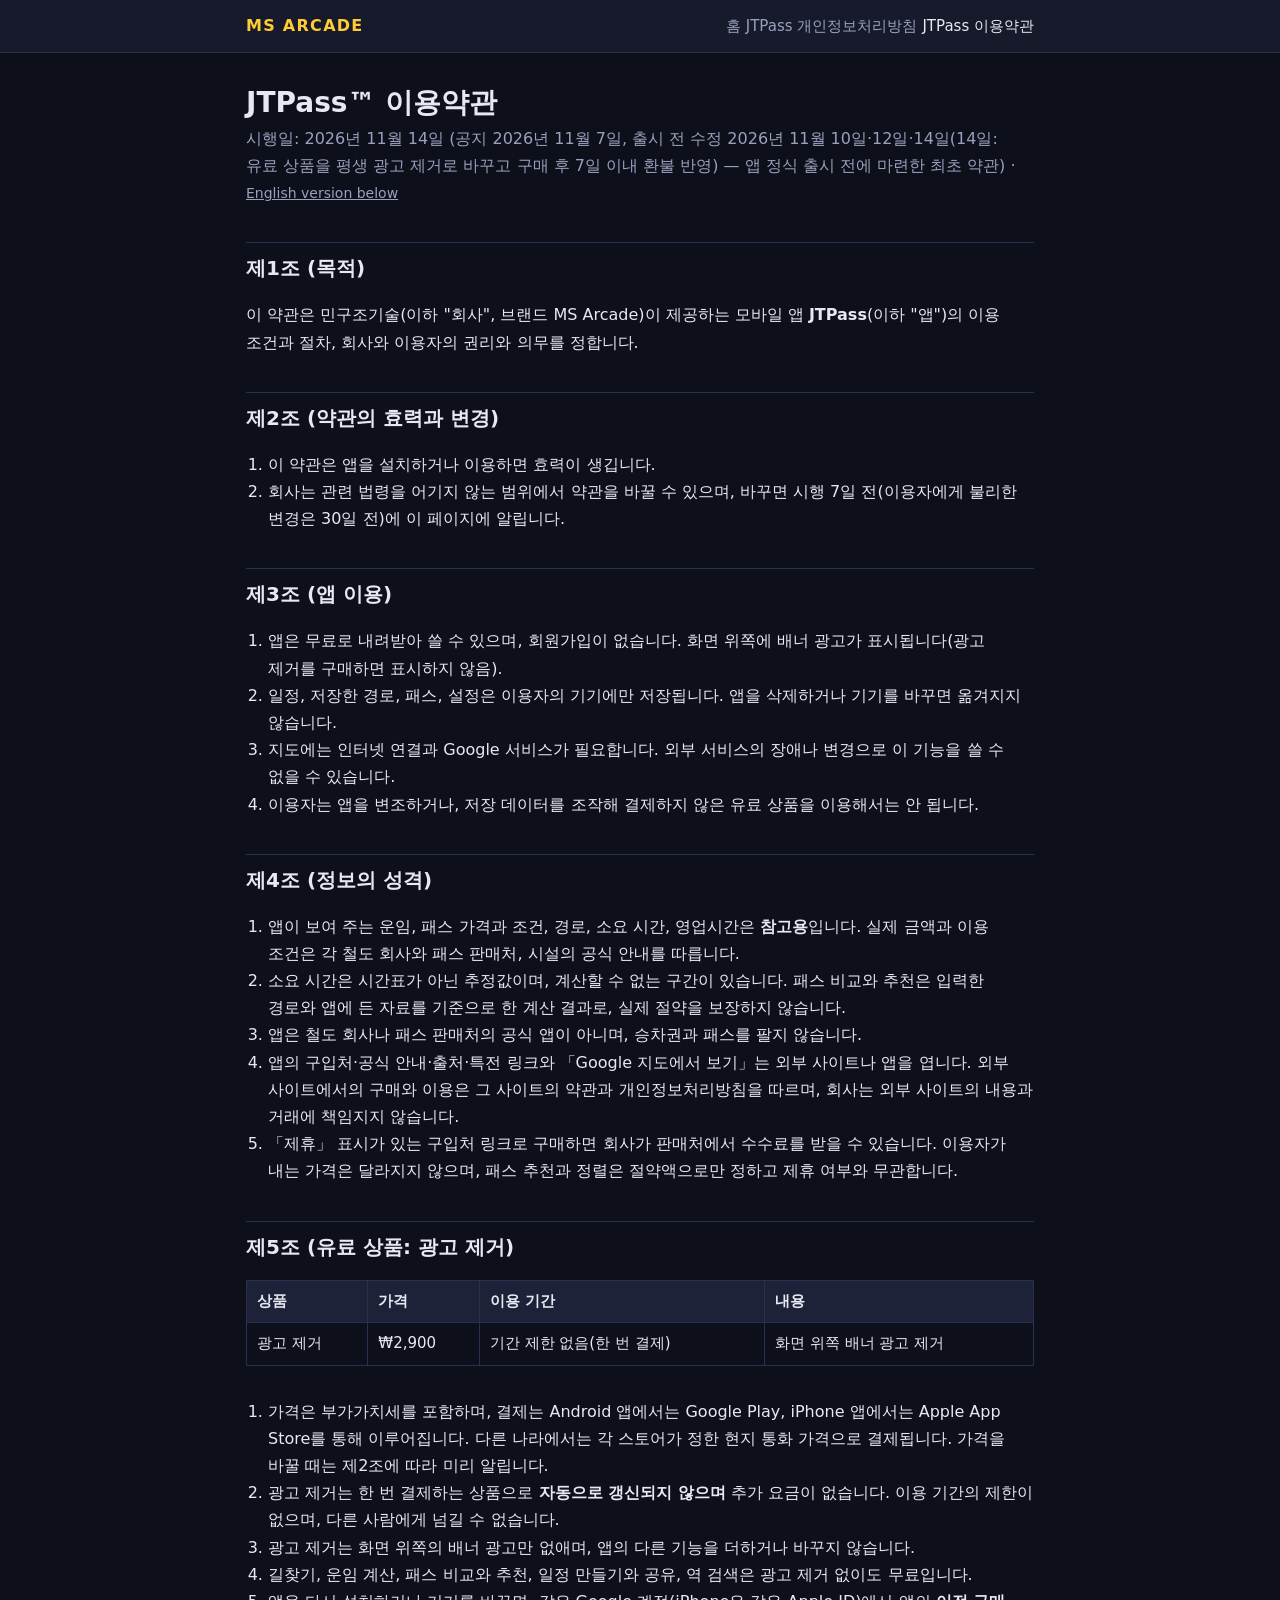
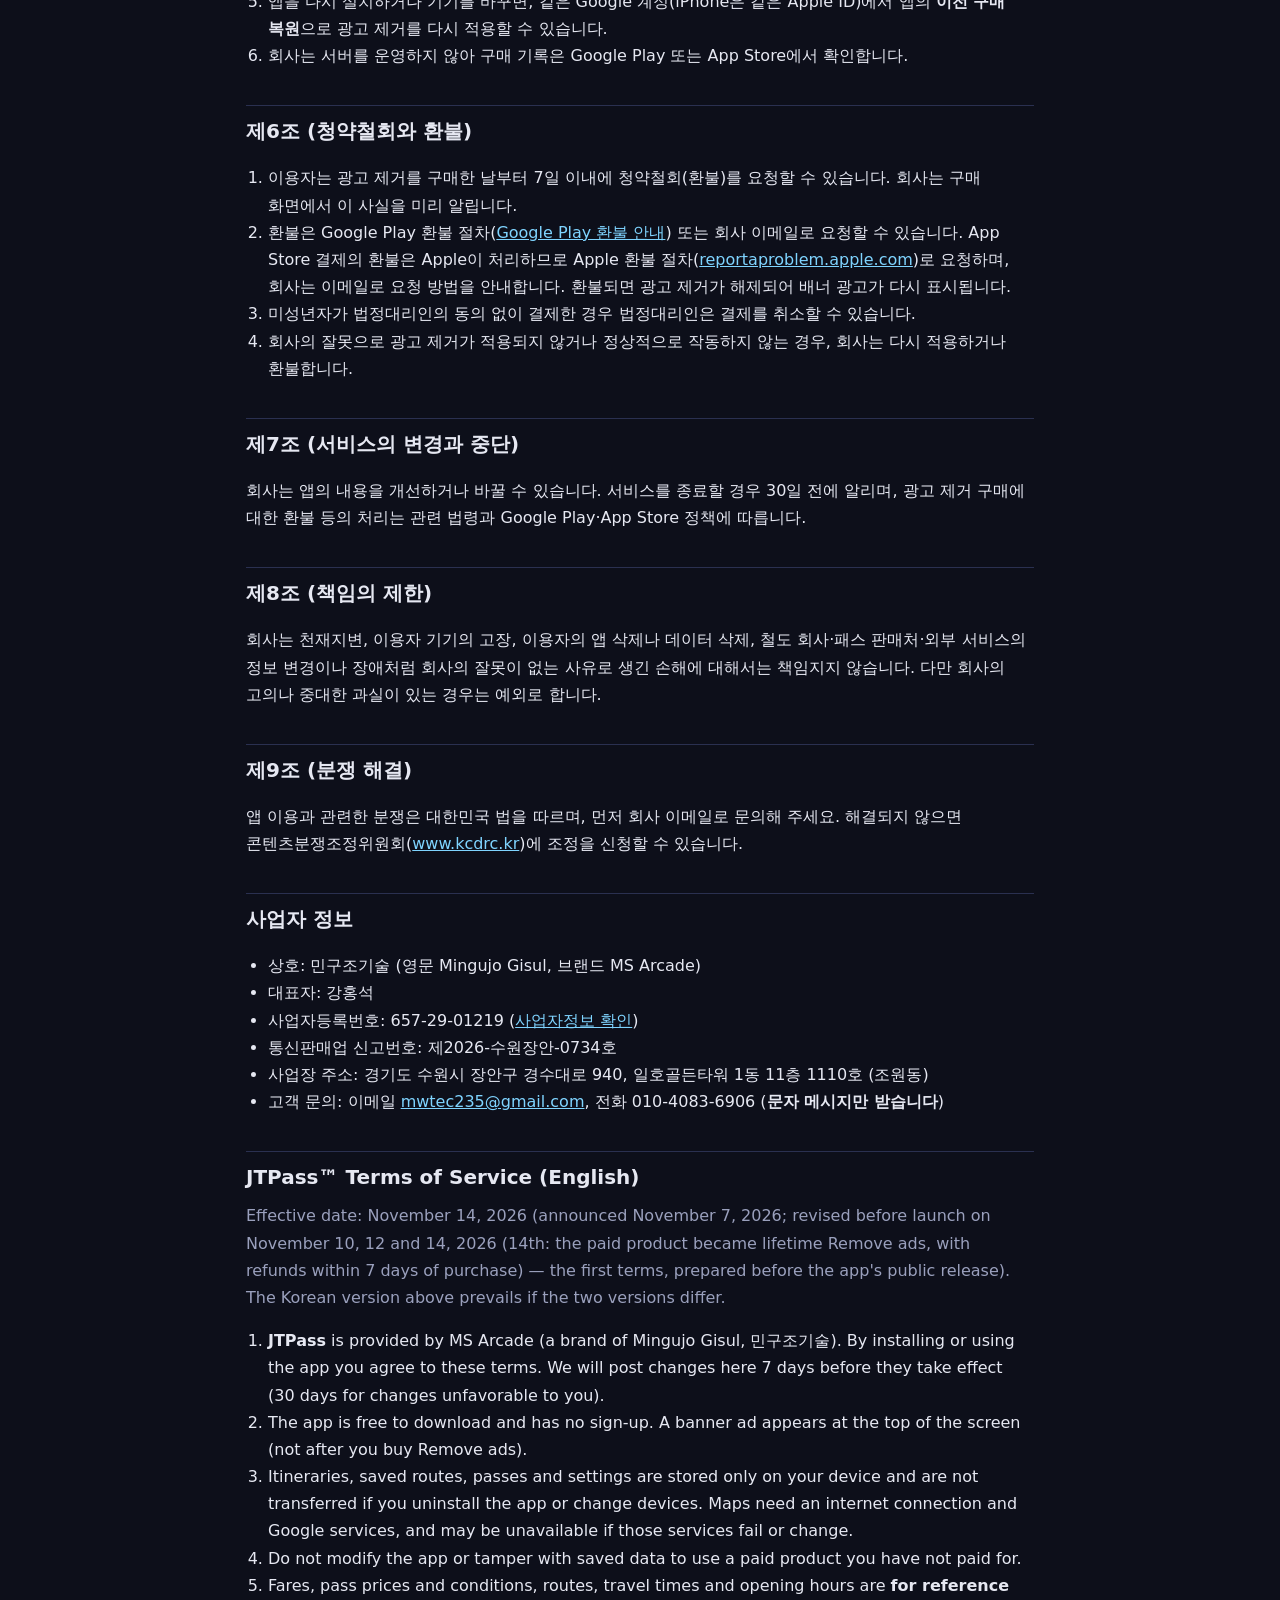
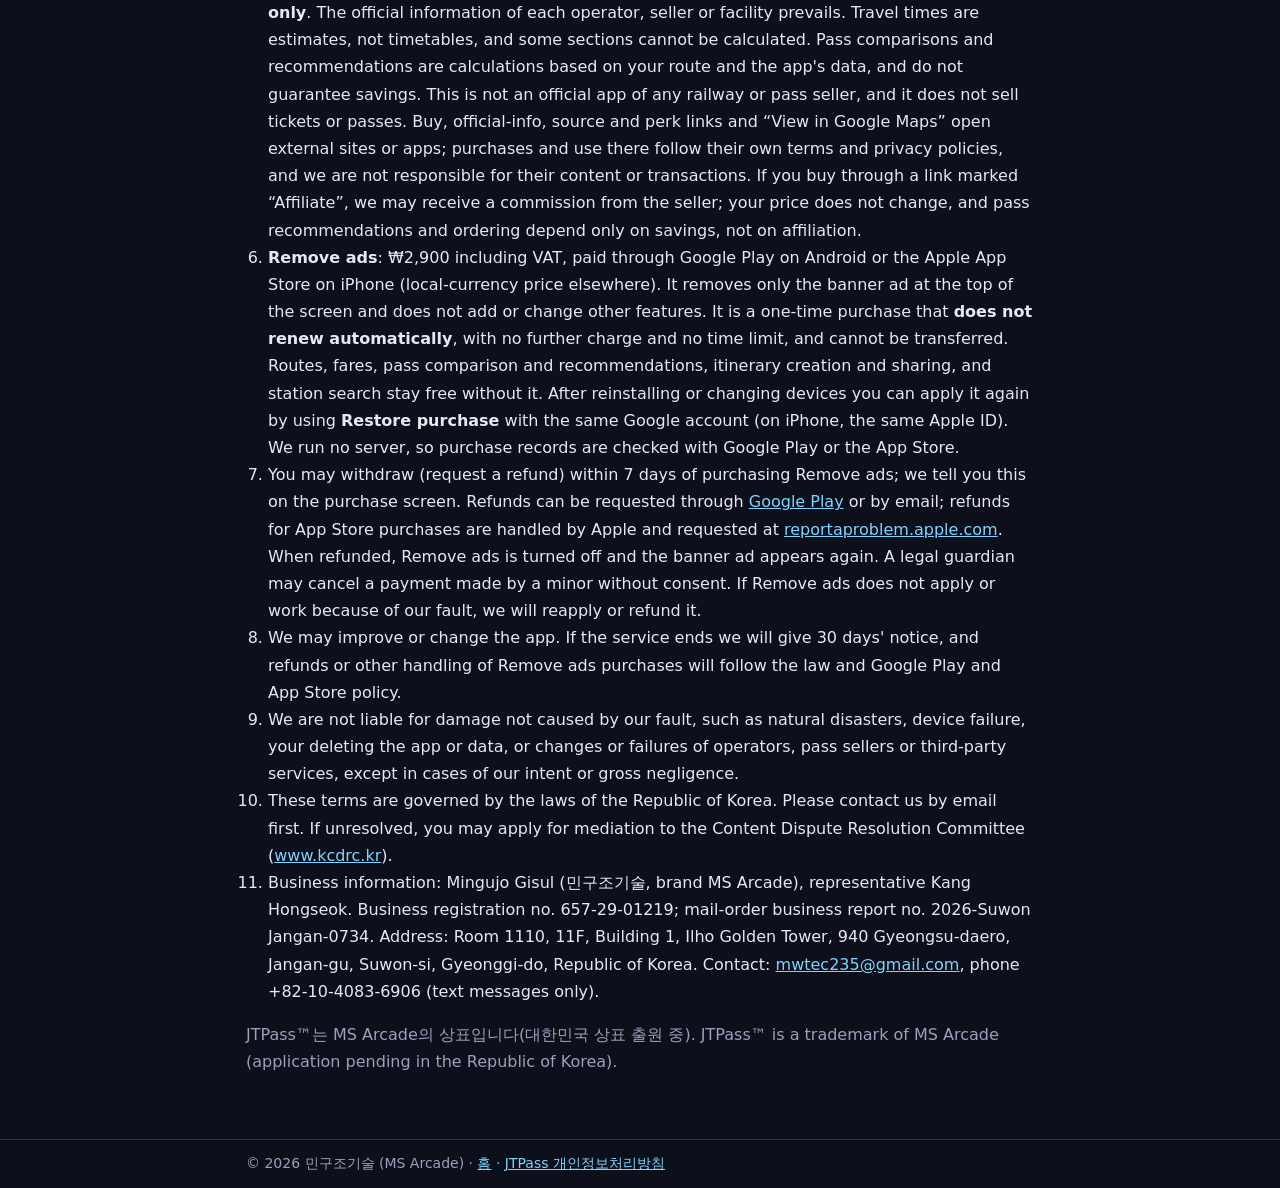
<file: jtpass-terms-2026-11-14.html>
<!doctype html>
<html lang="ko">
<head>
<meta charset="utf-8">
<meta name="viewport" content="width=device-width, initial-scale=1">
<title>JTPass 이용약관 - MS Arcade</title>
<link rel="icon" href="icon.png">
<link rel="stylesheet" href="style.css">
</head>
<body>
<header><div class="bar">
  <a class="brand" href="./">MS ARCADE</a>
  <nav><a href="./">홈</a> <a href="jtpass-privacy.html">JTPass 개인정보처리방침</a> <a href="jtpass-terms.html" aria-current="page">JTPass 이용약관</a></nav>
</div></header>
<main>
<h1>JTPass™ 이용약관</h1>
<p class="sub">시행일: 2026년 11월 14일 (공지 2026년 11월 7일, 출시 전 수정 2026년 11월 10일·12일·14일(14일: 유료 상품을 평생 광고 제거로 바꾸고 구매 후 7일 이내 환불 반영) — 앱 정식 출시 전에 마련한 최초 약관) · <a href="#english" class="lang">English version below</a></p>

<h2>제1조 (목적)</h2>
<p>이 약관은 민구조기술(이하 "회사", 브랜드 MS Arcade)이 제공하는 모바일 앱 <b>JTPass</b>(이하 "앱")의 이용 조건과 절차, 회사와 이용자의 권리와 의무를 정합니다.</p>

<h2>제2조 (약관의 효력과 변경)</h2>
<ol>
<li>이 약관은 앱을 설치하거나 이용하면 효력이 생깁니다.</li>
<li>회사는 관련 법령을 어기지 않는 범위에서 약관을 바꿀 수 있으며, 바꾸면 시행 7일 전(이용자에게 불리한 변경은 30일 전)에 이 페이지에 알립니다.</li>
</ol>

<h2>제3조 (앱 이용)</h2>
<ol>
<li>앱은 무료로 내려받아 쓸 수 있으며, 회원가입이 없습니다. 화면 위쪽에 배너 광고가 표시됩니다(광고 제거를 구매하면 표시하지 않음).</li>
<li>일정, 저장한 경로, 패스, 설정은 이용자의 기기에만 저장됩니다. 앱을 삭제하거나 기기를 바꾸면 옮겨지지 않습니다.</li>
<li>지도에는 인터넷 연결과 Google 서비스가 필요합니다. 외부 서비스의 장애나 변경으로 이 기능을 쓸 수 없을 수 있습니다.</li>
<li>이용자는 앱을 변조하거나, 저장 데이터를 조작해 결제하지 않은 유료 상품을 이용해서는 안 됩니다.</li>
</ol>

<h2>제4조 (정보의 성격)</h2>
<ol>
<li>앱이 보여 주는 운임, 패스 가격과 조건, 경로, 소요 시간, 영업시간은 <b>참고용</b>입니다. 실제 금액과 이용 조건은 각 철도 회사와 패스 판매처, 시설의 공식 안내를 따릅니다.</li>
<li>소요 시간은 시간표가 아닌 추정값이며, 계산할 수 없는 구간이 있습니다. 패스 비교와 추천은 입력한 경로와 앱에 든 자료를 기준으로 한 계산 결과로, 실제 절약을 보장하지 않습니다.</li>
<li>앱은 철도 회사나 패스 판매처의 공식 앱이 아니며, 승차권과 패스를 팔지 않습니다.</li>
<li>앱의 구입처·공식 안내·출처·특전 링크와 「Google 지도에서 보기」는 외부 사이트나 앱을 엽니다. 외부 사이트에서의 구매와 이용은 그 사이트의 약관과 개인정보처리방침을 따르며, 회사는 외부 사이트의 내용과 거래에 책임지지 않습니다.</li>
<li>「제휴」 표시가 있는 구입처 링크로 구매하면 회사가 판매처에서 수수료를 받을 수 있습니다. 이용자가 내는 가격은 달라지지 않으며, 패스 추천과 정렬은 절약액으로만 정하고 제휴 여부와 무관합니다.</li>
</ol>

<h2>제5조 (유료 상품: 광고 제거)</h2>
<div class="tablewrap"><table>
<tr><th>상품</th><th>가격</th><th>이용 기간</th><th>내용</th></tr>
<tr><td>광고 제거</td><td>₩2,900</td><td>기간 제한 없음(한 번 결제)</td><td>화면 위쪽 배너 광고 제거</td></tr>
</table></div>
<ol>
<li>가격은 부가가치세를 포함하며, 결제는 Android 앱에서는 Google Play, iPhone 앱에서는 Apple App Store를 통해 이루어집니다. 다른 나라에서는 각 스토어가 정한 현지 통화 가격으로 결제됩니다. 가격을 바꿀 때는 제2조에 따라 미리 알립니다.</li>
<li>광고 제거는 한 번 결제하는 상품으로 <b>자동으로 갱신되지 않으며</b> 추가 요금이 없습니다. 이용 기간의 제한이 없으며, 다른 사람에게 넘길 수 없습니다.</li>
<li>광고 제거는 화면 위쪽의 배너 광고만 없애며, 앱의 다른 기능을 더하거나 바꾸지 않습니다.</li>
<li>길찾기, 운임 계산, 패스 비교와 추천, 일정 만들기와 공유, 역 검색은 광고 제거 없이도 무료입니다.</li>
<li>앱을 다시 설치하거나 기기를 바꾸면, 같은 Google 계정(iPhone은 같은 Apple ID)에서 앱의 <b>이전 구매 복원</b>으로 광고 제거를 다시 적용할 수 있습니다.</li>
<li>회사는 서버를 운영하지 않아 구매 기록은 Google Play 또는 App Store에서 확인합니다.</li>
</ol>

<h2>제6조 (청약철회와 환불)</h2>
<ol>
<li>이용자는 광고 제거를 구매한 날부터 7일 이내에 청약철회(환불)를 요청할 수 있습니다. 회사는 구매 화면에서 이 사실을 미리 알립니다.</li>
<li>환불은 Google Play 환불 절차(<a href="https://support.google.com/googleplay/answer/2479637?hl=ko">Google Play 환불 안내</a>) 또는 회사 이메일로 요청할 수 있습니다. App Store 결제의 환불은 Apple이 처리하므로 Apple 환불 절차(<a href="https://reportaproblem.apple.com">reportaproblem.apple.com</a>)로 요청하며, 회사는 이메일로 요청 방법을 안내합니다. 환불되면 광고 제거가 해제되어 배너 광고가 다시 표시됩니다.</li>
<li>미성년자가 법정대리인의 동의 없이 결제한 경우 법정대리인은 결제를 취소할 수 있습니다.</li>
<li>회사의 잘못으로 광고 제거가 적용되지 않거나 정상적으로 작동하지 않는 경우, 회사는 다시 적용하거나 환불합니다.</li>
</ol>

<h2>제7조 (서비스의 변경과 중단)</h2>
<p>회사는 앱의 내용을 개선하거나 바꿀 수 있습니다. 서비스를 종료할 경우 30일 전에 알리며, 광고 제거 구매에 대한 환불 등의 처리는 관련 법령과 Google Play·App Store 정책에 따릅니다.</p>

<h2>제8조 (책임의 제한)</h2>
<p>회사는 천재지변, 이용자 기기의 고장, 이용자의 앱 삭제나 데이터 삭제, 철도 회사·패스 판매처·외부 서비스의 정보 변경이나 장애처럼 회사의 잘못이 없는 사유로 생긴 손해에 대해서는 책임지지 않습니다. 다만 회사의 고의나 중대한 과실이 있는 경우는 예외로 합니다.</p>

<h2>제9조 (분쟁 해결)</h2>
<p>앱 이용과 관련한 분쟁은 대한민국 법을 따르며, 먼저 회사 이메일로 문의해 주세요. 해결되지 않으면 콘텐츠분쟁조정위원회(<a href="https://www.kcdrc.kr">www.kcdrc.kr</a>)에 조정을 신청할 수 있습니다.</p>

<h2>사업자 정보</h2>
<ul>
<li>상호: 민구조기술 (영문 Mingujo Gisul, 브랜드 MS Arcade)</li>
<li>대표자: 강홍석</li>
<li>사업자등록번호: 657-29-01219 (<a href="https://www.ftc.go.kr/bizCommPop.do?wrkr_no=6572901219">사업자정보 확인</a>)</li>
<li>통신판매업 신고번호: 제2026-수원장안-0734호</li>
<li>사업장 주소: 경기도 수원시 장안구 경수대로 940, 일호골든타워 1동 11층 1110호 (조원동)</li>
<li>고객 문의: 이메일 <a href="mailto:mwtec235@gmail.com">mwtec235@gmail.com</a>, 전화 010-4083-6906 (<b>문자 메시지만 받습니다</b>)</li>
</ul>

<h2 id="english" lang="en">JTPass™ Terms of Service (English)</h2>
<div lang="en">
<p class="sub">Effective date: November 14, 2026 (announced November 7, 2026; revised before launch on November 10, 12 and 14, 2026 (14th: the paid product became lifetime Remove ads, with refunds within 7 days of purchase) — the first terms, prepared before the app's public release). The Korean version above prevails if the two versions differ.</p>
<ol>
<li><b>JTPass</b> is provided by MS Arcade (a brand of Mingujo Gisul, 민구조기술). By installing or using the app you agree to these terms. We will post changes here 7 days before they take effect (30 days for changes unfavorable to you).</li>
<li>The app is free to download and has no sign-up. A banner ad appears at the top of the screen (not after you buy Remove ads).</li>
<li>Itineraries, saved routes, passes and settings are stored only on your device and are not transferred if you uninstall the app or change devices. Maps need an internet connection and Google services, and may be unavailable if those services fail or change.</li>
<li>Do not modify the app or tamper with saved data to use a paid product you have not paid for.</li>
<li>Fares, pass prices and conditions, routes, travel times and opening hours are <b>for reference only</b>. The official information of each operator, seller or facility prevails. Travel times are estimates, not timetables, and some sections cannot be calculated. Pass comparisons and recommendations are calculations based on your route and the app's data, and do not guarantee savings. This is not an official app of any railway or pass seller, and it does not sell tickets or passes. Buy, official-info, source and perk links and “View in Google Maps” open external sites or apps; purchases and use there follow their own terms and privacy policies, and we are not responsible for their content or transactions. If you buy through a link marked “Affiliate”, we may receive a commission from the seller; your price does not change, and pass recommendations and ordering depend only on savings, not on affiliation.</li>
<li><b>Remove ads</b>: ₩2,900 including VAT, paid through Google Play on Android or the Apple App Store on iPhone (local-currency price elsewhere). It removes only the banner ad at the top of the screen and does not add or change other features. It is a one-time purchase that <b>does not renew automatically</b>, with no further charge and no time limit, and cannot be transferred. Routes, fares, pass comparison and recommendations, itinerary creation and sharing, and station search stay free without it. After reinstalling or changing devices you can apply it again by using <b>Restore purchase</b> with the same Google account (on iPhone, the same Apple ID). We run no server, so purchase records are checked with Google Play or the App Store.</li>
<li>You may withdraw (request a refund) within 7 days of purchasing Remove ads; we tell you this on the purchase screen. Refunds can be requested through <a href="https://support.google.com/googleplay/answer/2479637?hl=en">Google Play</a> or by email; refunds for App Store purchases are handled by Apple and requested at <a href="https://reportaproblem.apple.com">reportaproblem.apple.com</a>. When refunded, Remove ads is turned off and the banner ad appears again. A legal guardian may cancel a payment made by a minor without consent. If Remove ads does not apply or work because of our fault, we will reapply or refund it.</li>
<li>We may improve or change the app. If the service ends we will give 30 days' notice, and refunds or other handling of Remove ads purchases will follow the law and Google Play and App Store policy.</li>
<li>We are not liable for damage not caused by our fault, such as natural disasters, device failure, your deleting the app or data, or changes or failures of operators, pass sellers or third-party services, except in cases of our intent or gross negligence.</li>
<li>These terms are governed by the laws of the Republic of Korea. Please contact us by email first. If unresolved, you may apply for mediation to the Content Dispute Resolution Committee (<a href="https://www.kcdrc.kr">www.kcdrc.kr</a>).</li>
<li>Business information: Mingujo Gisul (민구조기술, brand MS Arcade), representative Kang Hongseok. Business registration no. 657-29-01219; mail-order business report no. 2026-Suwon Jangan-0734. Address: Room 1110, 11F, Building 1, Ilho Golden Tower, 940 Gyeongsu-daero, Jangan-gu, Suwon-si, Gyeonggi-do, Republic of Korea. Contact: <a href="mailto:mwtec235@gmail.com">mwtec235@gmail.com</a>, phone +82-10-4083-6906 (text messages only).</li>
</ol>
</div>
<p class="sub" id="trademark">JTPass™는 MS Arcade의 상표입니다(대한민국 상표 출원 중). <span lang="en">JTPass™ is a trademark of MS Arcade (application pending in the Republic of Korea).</span></p>
</main>
<footer><div class="bar">© 2026 민구조기술 (MS Arcade) · <a href="./">홈</a> · <a href="jtpass-privacy.html">JTPass 개인정보처리방침</a></div></footer>
</body>
</html>
</file>
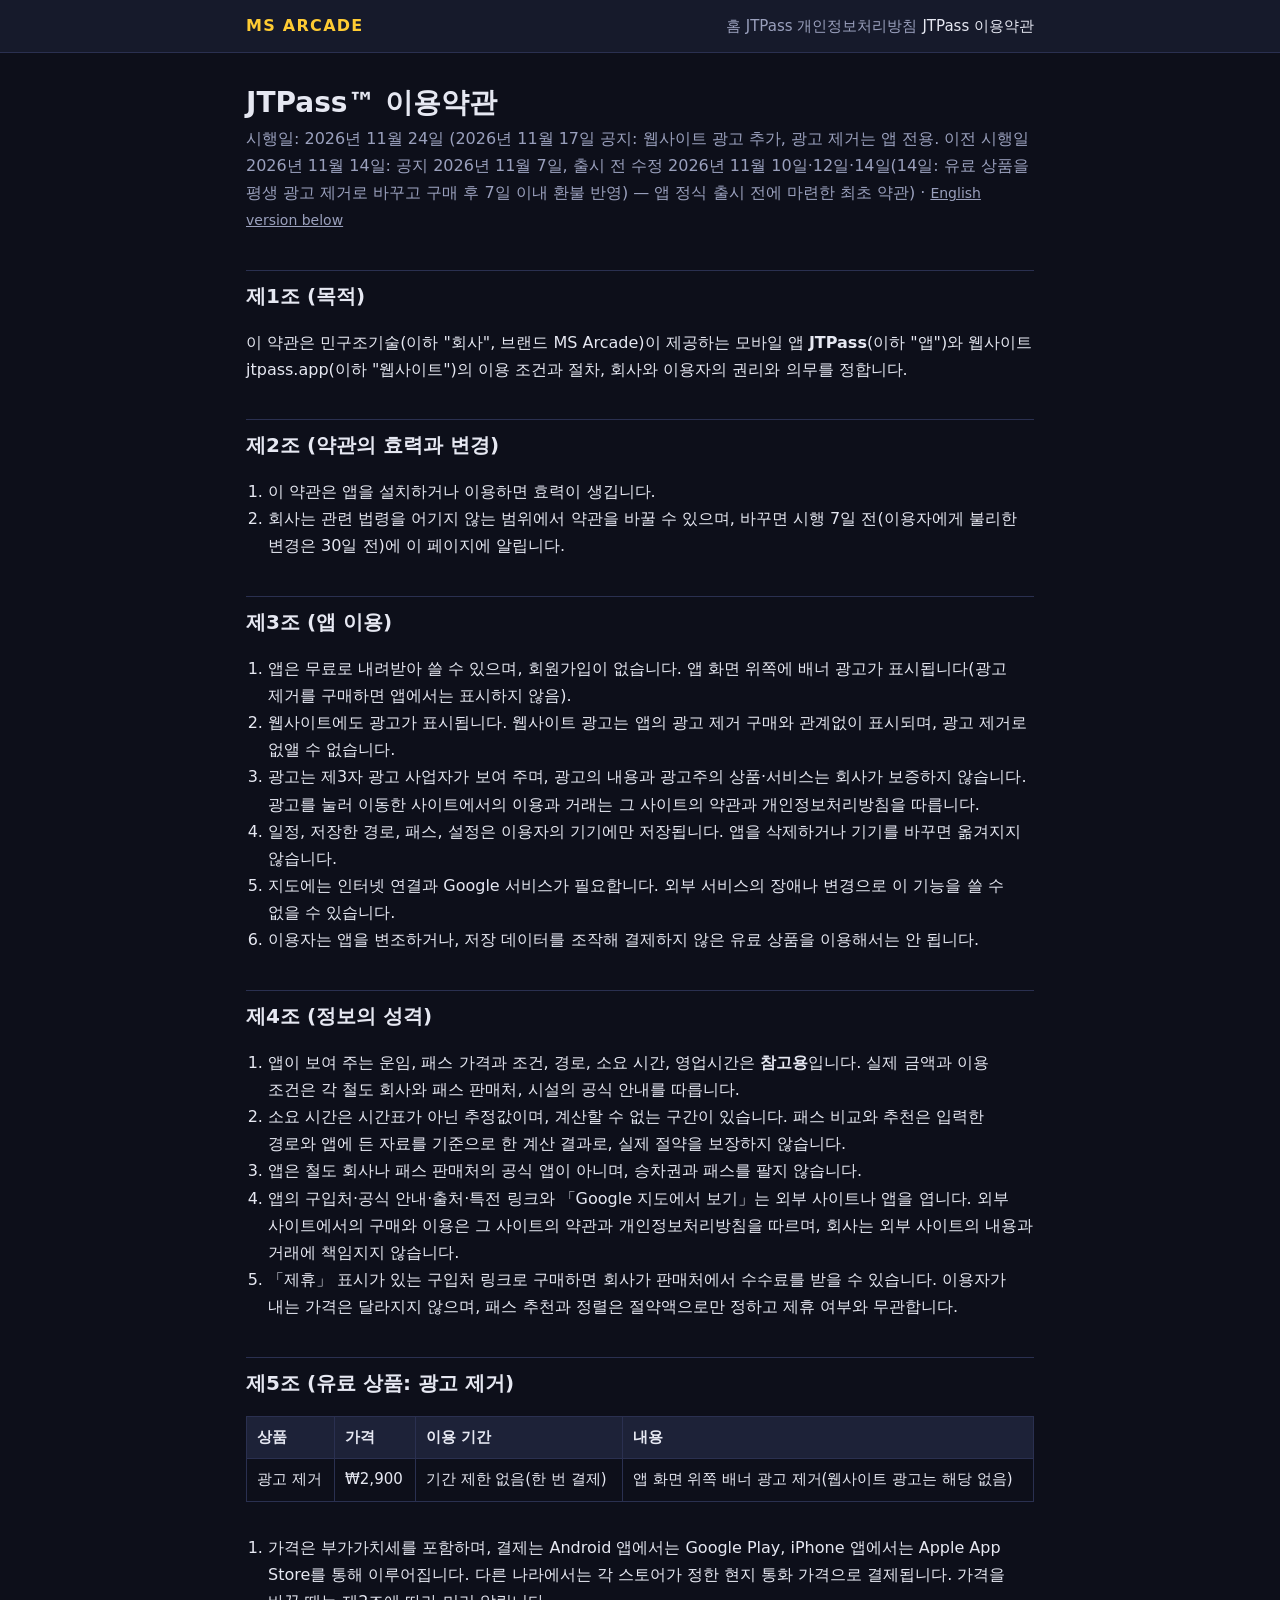
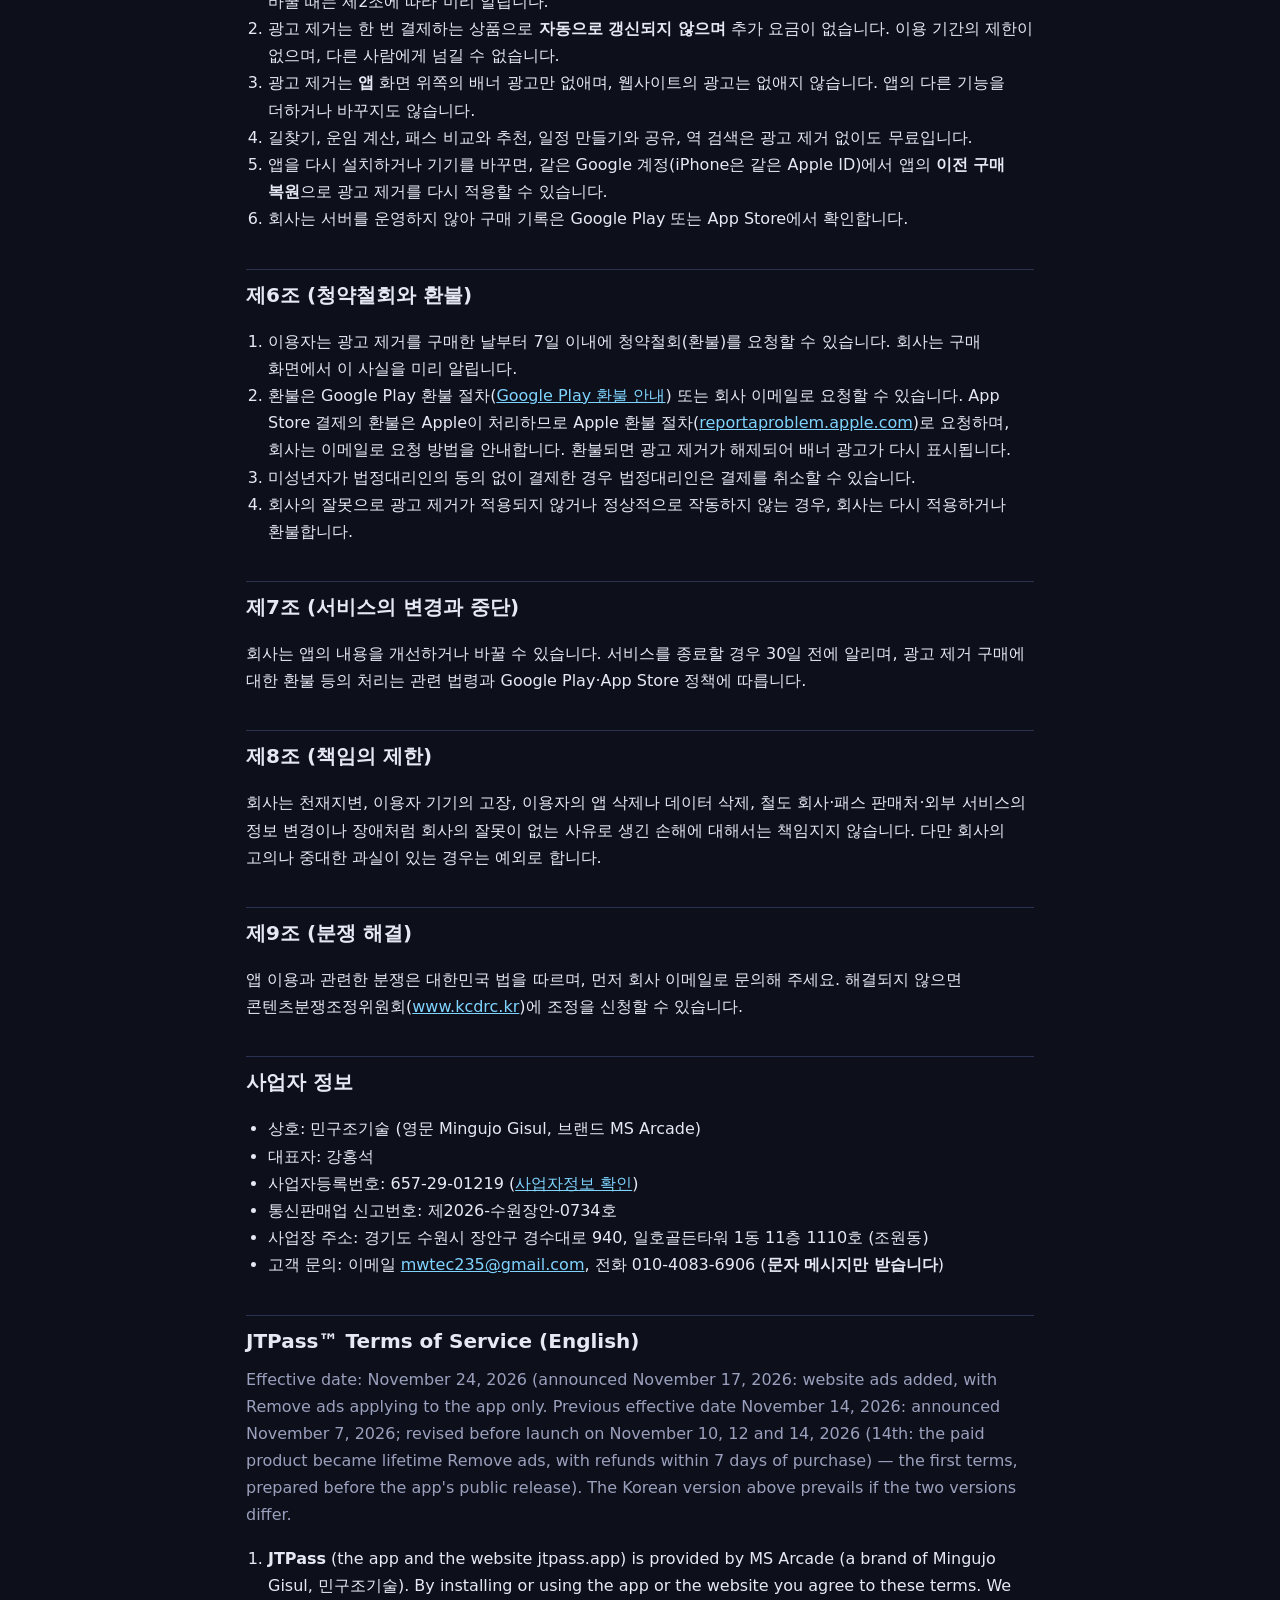
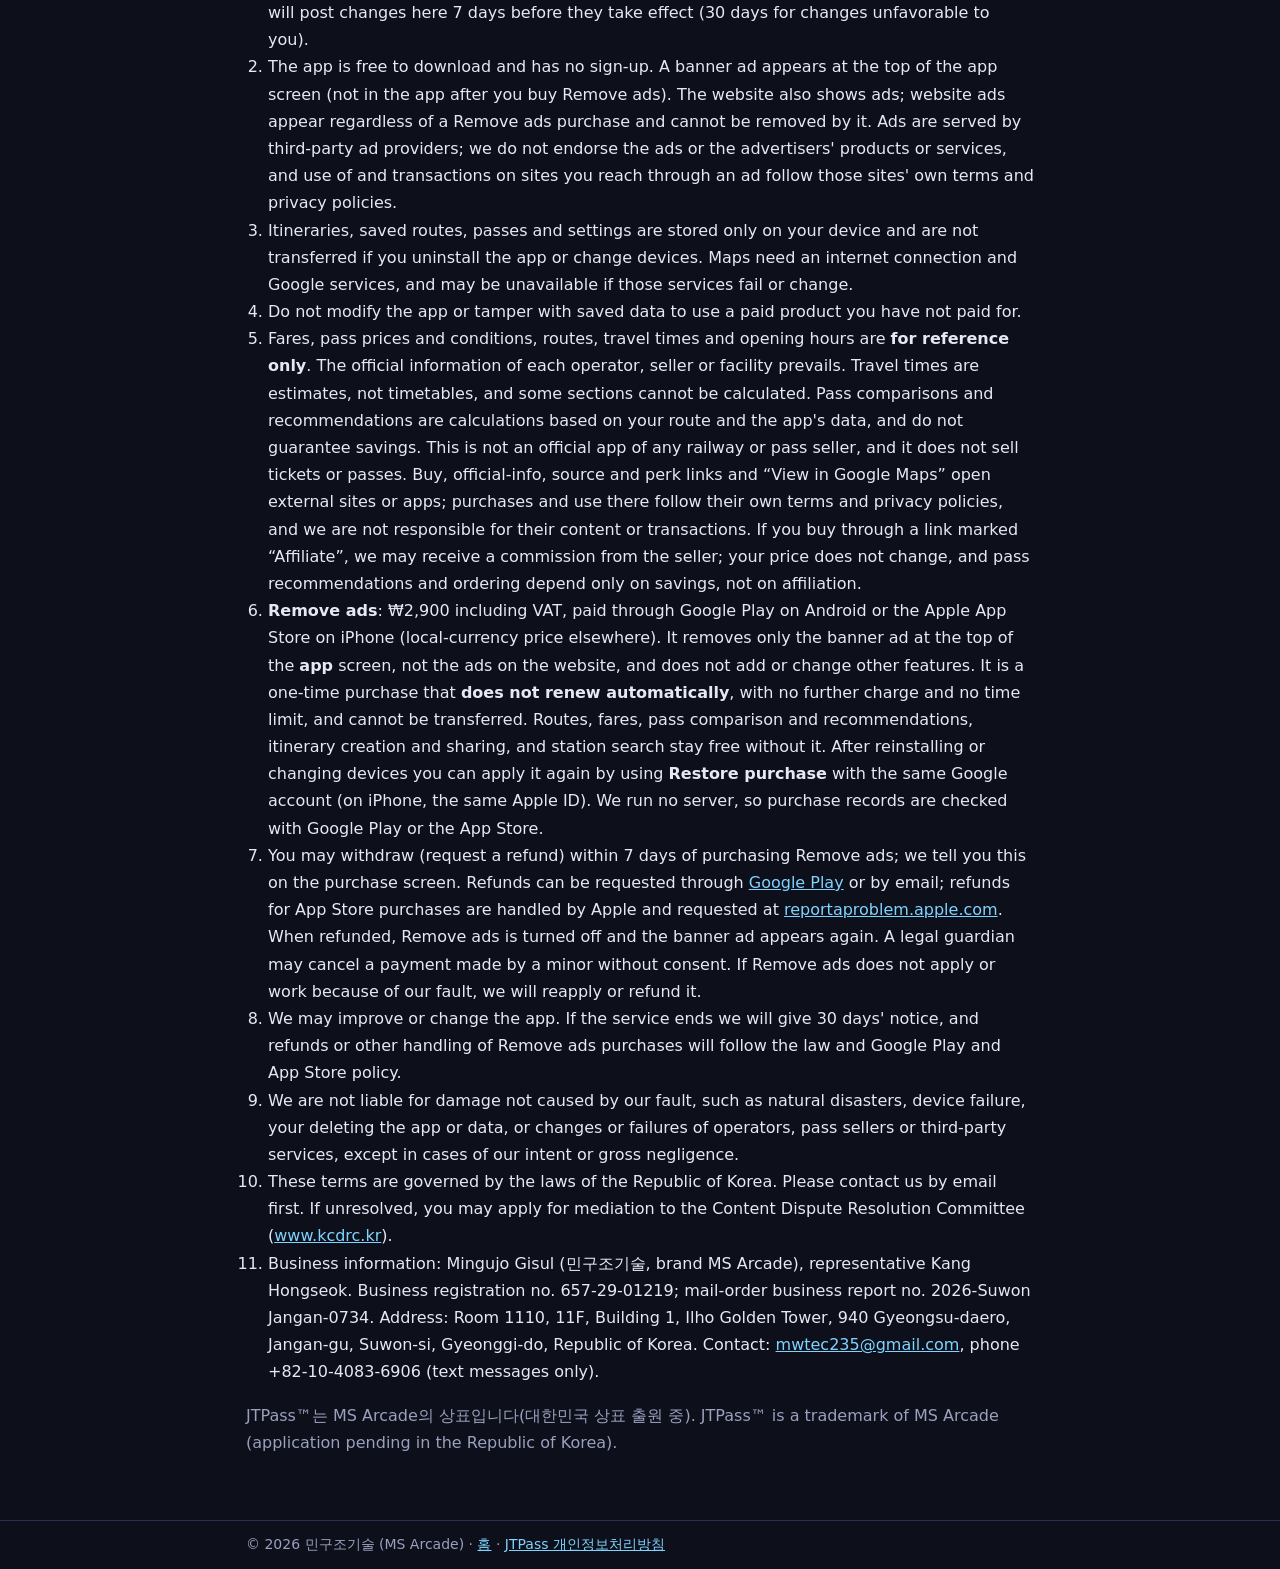
<file: jtpass-terms.html>
<!doctype html>
<html lang="ko">
<head>
<meta charset="utf-8">
<meta name="viewport" content="width=device-width, initial-scale=1">
<title>JTPass 이용약관 - MS Arcade</title>
<link rel="icon" href="icon.png">
<link rel="stylesheet" href="style.css">
</head>
<body>
<header><div class="bar">
  <a class="brand" href="./">MS ARCADE</a>
  <nav><a href="./">홈</a> <a href="jtpass-privacy.html">JTPass 개인정보처리방침</a> <a href="jtpass-terms.html" aria-current="page">JTPass 이용약관</a></nav>
</div></header>
<main>
<h1>JTPass™ 이용약관</h1>
<p class="sub">시행일: 2026년 11월 24일 (2026년 11월 17일 공지: 웹사이트 광고 추가, 광고 제거는 앱 전용. 이전 시행일 2026년 11월 14일: 공지 2026년 11월 7일, 출시 전 수정 2026년 11월 10일·12일·14일(14일: 유료 상품을 평생 광고 제거로 바꾸고 구매 후 7일 이내 환불 반영) — 앱 정식 출시 전에 마련한 최초 약관) · <a href="#english" class="lang">English version below</a></p>

<h2>제1조 (목적)</h2>
<p>이 약관은 민구조기술(이하 "회사", 브랜드 MS Arcade)이 제공하는 모바일 앱 <b>JTPass</b>(이하 "앱")와 웹사이트 jtpass.app(이하 "웹사이트")의 이용 조건과 절차, 회사와 이용자의 권리와 의무를 정합니다.</p>

<h2>제2조 (약관의 효력과 변경)</h2>
<ol>
<li>이 약관은 앱을 설치하거나 이용하면 효력이 생깁니다.</li>
<li>회사는 관련 법령을 어기지 않는 범위에서 약관을 바꿀 수 있으며, 바꾸면 시행 7일 전(이용자에게 불리한 변경은 30일 전)에 이 페이지에 알립니다.</li>
</ol>

<h2>제3조 (앱 이용)</h2>
<ol>
<li>앱은 무료로 내려받아 쓸 수 있으며, 회원가입이 없습니다. 앱 화면 위쪽에 배너 광고가 표시됩니다(광고 제거를 구매하면 앱에서는 표시하지 않음).</li>
<li>웹사이트에도 광고가 표시됩니다. 웹사이트 광고는 앱의 광고 제거 구매와 관계없이 표시되며, 광고 제거로 없앨 수 없습니다.</li>
<li>광고는 제3자 광고 사업자가 보여 주며, 광고의 내용과 광고주의 상품·서비스는 회사가 보증하지 않습니다. 광고를 눌러 이동한 사이트에서의 이용과 거래는 그 사이트의 약관과 개인정보처리방침을 따릅니다.</li>
<li>일정, 저장한 경로, 패스, 설정은 이용자의 기기에만 저장됩니다. 앱을 삭제하거나 기기를 바꾸면 옮겨지지 않습니다.</li>
<li>지도에는 인터넷 연결과 Google 서비스가 필요합니다. 외부 서비스의 장애나 변경으로 이 기능을 쓸 수 없을 수 있습니다.</li>
<li>이용자는 앱을 변조하거나, 저장 데이터를 조작해 결제하지 않은 유료 상품을 이용해서는 안 됩니다.</li>
</ol>

<h2>제4조 (정보의 성격)</h2>
<ol>
<li>앱이 보여 주는 운임, 패스 가격과 조건, 경로, 소요 시간, 영업시간은 <b>참고용</b>입니다. 실제 금액과 이용 조건은 각 철도 회사와 패스 판매처, 시설의 공식 안내를 따릅니다.</li>
<li>소요 시간은 시간표가 아닌 추정값이며, 계산할 수 없는 구간이 있습니다. 패스 비교와 추천은 입력한 경로와 앱에 든 자료를 기준으로 한 계산 결과로, 실제 절약을 보장하지 않습니다.</li>
<li>앱은 철도 회사나 패스 판매처의 공식 앱이 아니며, 승차권과 패스를 팔지 않습니다.</li>
<li>앱의 구입처·공식 안내·출처·특전 링크와 「Google 지도에서 보기」는 외부 사이트나 앱을 엽니다. 외부 사이트에서의 구매와 이용은 그 사이트의 약관과 개인정보처리방침을 따르며, 회사는 외부 사이트의 내용과 거래에 책임지지 않습니다.</li>
<li>「제휴」 표시가 있는 구입처 링크로 구매하면 회사가 판매처에서 수수료를 받을 수 있습니다. 이용자가 내는 가격은 달라지지 않으며, 패스 추천과 정렬은 절약액으로만 정하고 제휴 여부와 무관합니다.</li>
</ol>

<h2>제5조 (유료 상품: 광고 제거)</h2>
<div class="tablewrap"><table>
<tr><th>상품</th><th>가격</th><th>이용 기간</th><th>내용</th></tr>
<tr><td>광고 제거</td><td>₩2,900</td><td>기간 제한 없음(한 번 결제)</td><td>앱 화면 위쪽 배너 광고 제거(웹사이트 광고는 해당 없음)</td></tr>
</table></div>
<ol>
<li>가격은 부가가치세를 포함하며, 결제는 Android 앱에서는 Google Play, iPhone 앱에서는 Apple App Store를 통해 이루어집니다. 다른 나라에서는 각 스토어가 정한 현지 통화 가격으로 결제됩니다. 가격을 바꿀 때는 제2조에 따라 미리 알립니다.</li>
<li>광고 제거는 한 번 결제하는 상품으로 <b>자동으로 갱신되지 않으며</b> 추가 요금이 없습니다. 이용 기간의 제한이 없으며, 다른 사람에게 넘길 수 없습니다.</li>
<li>광고 제거는 <b>앱</b> 화면 위쪽의 배너 광고만 없애며, 웹사이트의 광고는 없애지 않습니다. 앱의 다른 기능을 더하거나 바꾸지도 않습니다.</li>
<li>길찾기, 운임 계산, 패스 비교와 추천, 일정 만들기와 공유, 역 검색은 광고 제거 없이도 무료입니다.</li>
<li>앱을 다시 설치하거나 기기를 바꾸면, 같은 Google 계정(iPhone은 같은 Apple ID)에서 앱의 <b>이전 구매 복원</b>으로 광고 제거를 다시 적용할 수 있습니다.</li>
<li>회사는 서버를 운영하지 않아 구매 기록은 Google Play 또는 App Store에서 확인합니다.</li>
</ol>

<h2>제6조 (청약철회와 환불)</h2>
<ol>
<li>이용자는 광고 제거를 구매한 날부터 7일 이내에 청약철회(환불)를 요청할 수 있습니다. 회사는 구매 화면에서 이 사실을 미리 알립니다.</li>
<li>환불은 Google Play 환불 절차(<a href="https://support.google.com/googleplay/answer/2479637?hl=ko">Google Play 환불 안내</a>) 또는 회사 이메일로 요청할 수 있습니다. App Store 결제의 환불은 Apple이 처리하므로 Apple 환불 절차(<a href="https://reportaproblem.apple.com">reportaproblem.apple.com</a>)로 요청하며, 회사는 이메일로 요청 방법을 안내합니다. 환불되면 광고 제거가 해제되어 배너 광고가 다시 표시됩니다.</li>
<li>미성년자가 법정대리인의 동의 없이 결제한 경우 법정대리인은 결제를 취소할 수 있습니다.</li>
<li>회사의 잘못으로 광고 제거가 적용되지 않거나 정상적으로 작동하지 않는 경우, 회사는 다시 적용하거나 환불합니다.</li>
</ol>

<h2>제7조 (서비스의 변경과 중단)</h2>
<p>회사는 앱의 내용을 개선하거나 바꿀 수 있습니다. 서비스를 종료할 경우 30일 전에 알리며, 광고 제거 구매에 대한 환불 등의 처리는 관련 법령과 Google Play·App Store 정책에 따릅니다.</p>

<h2>제8조 (책임의 제한)</h2>
<p>회사는 천재지변, 이용자 기기의 고장, 이용자의 앱 삭제나 데이터 삭제, 철도 회사·패스 판매처·외부 서비스의 정보 변경이나 장애처럼 회사의 잘못이 없는 사유로 생긴 손해에 대해서는 책임지지 않습니다. 다만 회사의 고의나 중대한 과실이 있는 경우는 예외로 합니다.</p>

<h2>제9조 (분쟁 해결)</h2>
<p>앱 이용과 관련한 분쟁은 대한민국 법을 따르며, 먼저 회사 이메일로 문의해 주세요. 해결되지 않으면 콘텐츠분쟁조정위원회(<a href="https://www.kcdrc.kr">www.kcdrc.kr</a>)에 조정을 신청할 수 있습니다.</p>

<h2>사업자 정보</h2>
<ul>
<li>상호: 민구조기술 (영문 Mingujo Gisul, 브랜드 MS Arcade)</li>
<li>대표자: 강홍석</li>
<li>사업자등록번호: 657-29-01219 (<a href="https://www.ftc.go.kr/bizCommPop.do?wrkr_no=6572901219">사업자정보 확인</a>)</li>
<li>통신판매업 신고번호: 제2026-수원장안-0734호</li>
<li>사업장 주소: 경기도 수원시 장안구 경수대로 940, 일호골든타워 1동 11층 1110호 (조원동)</li>
<li>고객 문의: 이메일 <a href="mailto:mwtec235@gmail.com">mwtec235@gmail.com</a>, 전화 010-4083-6906 (<b>문자 메시지만 받습니다</b>)</li>
</ul>

<h2 id="english" lang="en">JTPass™ Terms of Service (English)</h2>
<div lang="en">
<p class="sub">Effective date: November 24, 2026 (announced November 17, 2026: website ads added, with Remove ads applying to the app only. Previous effective date November 14, 2026: announced November 7, 2026; revised before launch on November 10, 12 and 14, 2026 (14th: the paid product became lifetime Remove ads, with refunds within 7 days of purchase) — the first terms, prepared before the app's public release). The Korean version above prevails if the two versions differ.</p>
<ol>
<li><b>JTPass</b> (the app and the website jtpass.app) is provided by MS Arcade (a brand of Mingujo Gisul, 민구조기술). By installing or using the app or the website you agree to these terms. We will post changes here 7 days before they take effect (30 days for changes unfavorable to you).</li>
<li>The app is free to download and has no sign-up. A banner ad appears at the top of the app screen (not in the app after you buy Remove ads). The website also shows ads; website ads appear regardless of a Remove ads purchase and cannot be removed by it. Ads are served by third-party ad providers; we do not endorse the ads or the advertisers' products or services, and use of and transactions on sites you reach through an ad follow those sites' own terms and privacy policies.</li>
<li>Itineraries, saved routes, passes and settings are stored only on your device and are not transferred if you uninstall the app or change devices. Maps need an internet connection and Google services, and may be unavailable if those services fail or change.</li>
<li>Do not modify the app or tamper with saved data to use a paid product you have not paid for.</li>
<li>Fares, pass prices and conditions, routes, travel times and opening hours are <b>for reference only</b>. The official information of each operator, seller or facility prevails. Travel times are estimates, not timetables, and some sections cannot be calculated. Pass comparisons and recommendations are calculations based on your route and the app's data, and do not guarantee savings. This is not an official app of any railway or pass seller, and it does not sell tickets or passes. Buy, official-info, source and perk links and “View in Google Maps” open external sites or apps; purchases and use there follow their own terms and privacy policies, and we are not responsible for their content or transactions. If you buy through a link marked “Affiliate”, we may receive a commission from the seller; your price does not change, and pass recommendations and ordering depend only on savings, not on affiliation.</li>
<li><b>Remove ads</b>: ₩2,900 including VAT, paid through Google Play on Android or the Apple App Store on iPhone (local-currency price elsewhere). It removes only the banner ad at the top of the <b>app</b> screen, not the ads on the website, and does not add or change other features. It is a one-time purchase that <b>does not renew automatically</b>, with no further charge and no time limit, and cannot be transferred. Routes, fares, pass comparison and recommendations, itinerary creation and sharing, and station search stay free without it. After reinstalling or changing devices you can apply it again by using <b>Restore purchase</b> with the same Google account (on iPhone, the same Apple ID). We run no server, so purchase records are checked with Google Play or the App Store.</li>
<li>You may withdraw (request a refund) within 7 days of purchasing Remove ads; we tell you this on the purchase screen. Refunds can be requested through <a href="https://support.google.com/googleplay/answer/2479637?hl=en">Google Play</a> or by email; refunds for App Store purchases are handled by Apple and requested at <a href="https://reportaproblem.apple.com">reportaproblem.apple.com</a>. When refunded, Remove ads is turned off and the banner ad appears again. A legal guardian may cancel a payment made by a minor without consent. If Remove ads does not apply or work because of our fault, we will reapply or refund it.</li>
<li>We may improve or change the app. If the service ends we will give 30 days' notice, and refunds or other handling of Remove ads purchases will follow the law and Google Play and App Store policy.</li>
<li>We are not liable for damage not caused by our fault, such as natural disasters, device failure, your deleting the app or data, or changes or failures of operators, pass sellers or third-party services, except in cases of our intent or gross negligence.</li>
<li>These terms are governed by the laws of the Republic of Korea. Please contact us by email first. If unresolved, you may apply for mediation to the Content Dispute Resolution Committee (<a href="https://www.kcdrc.kr">www.kcdrc.kr</a>).</li>
<li>Business information: Mingujo Gisul (민구조기술, brand MS Arcade), representative Kang Hongseok. Business registration no. 657-29-01219; mail-order business report no. 2026-Suwon Jangan-0734. Address: Room 1110, 11F, Building 1, Ilho Golden Tower, 940 Gyeongsu-daero, Jangan-gu, Suwon-si, Gyeonggi-do, Republic of Korea. Contact: <a href="mailto:mwtec235@gmail.com">mwtec235@gmail.com</a>, phone +82-10-4083-6906 (text messages only).</li>
</ol>
</div>
<p class="sub" id="trademark">JTPass™는 MS Arcade의 상표입니다(대한민국 상표 출원 중). <span lang="en">JTPass™ is a trademark of MS Arcade (application pending in the Republic of Korea).</span></p>
</main>
<footer><div class="bar">© 2026 민구조기술 (MS Arcade) · <a href="./">홈</a> · <a href="jtpass-privacy.html">JTPass 개인정보처리방침</a></div></footer>
</body>
</html>
</file>
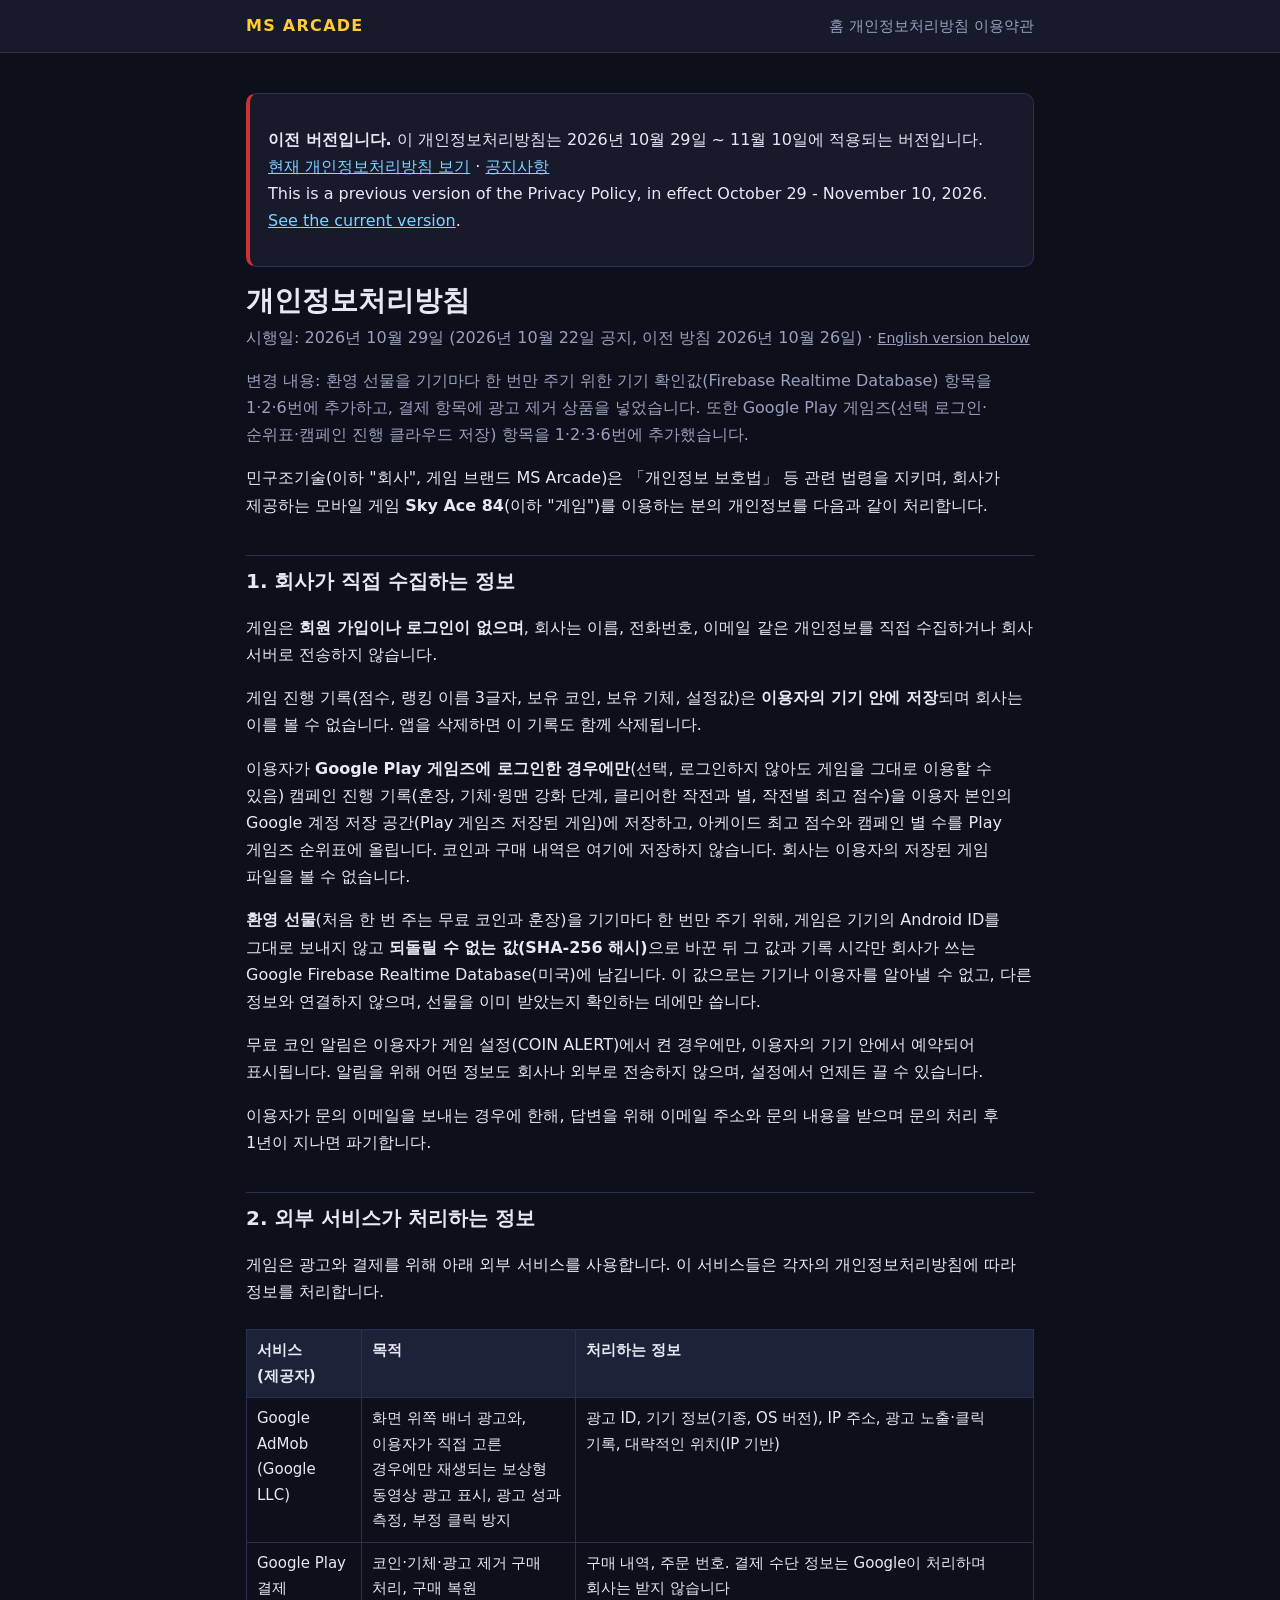
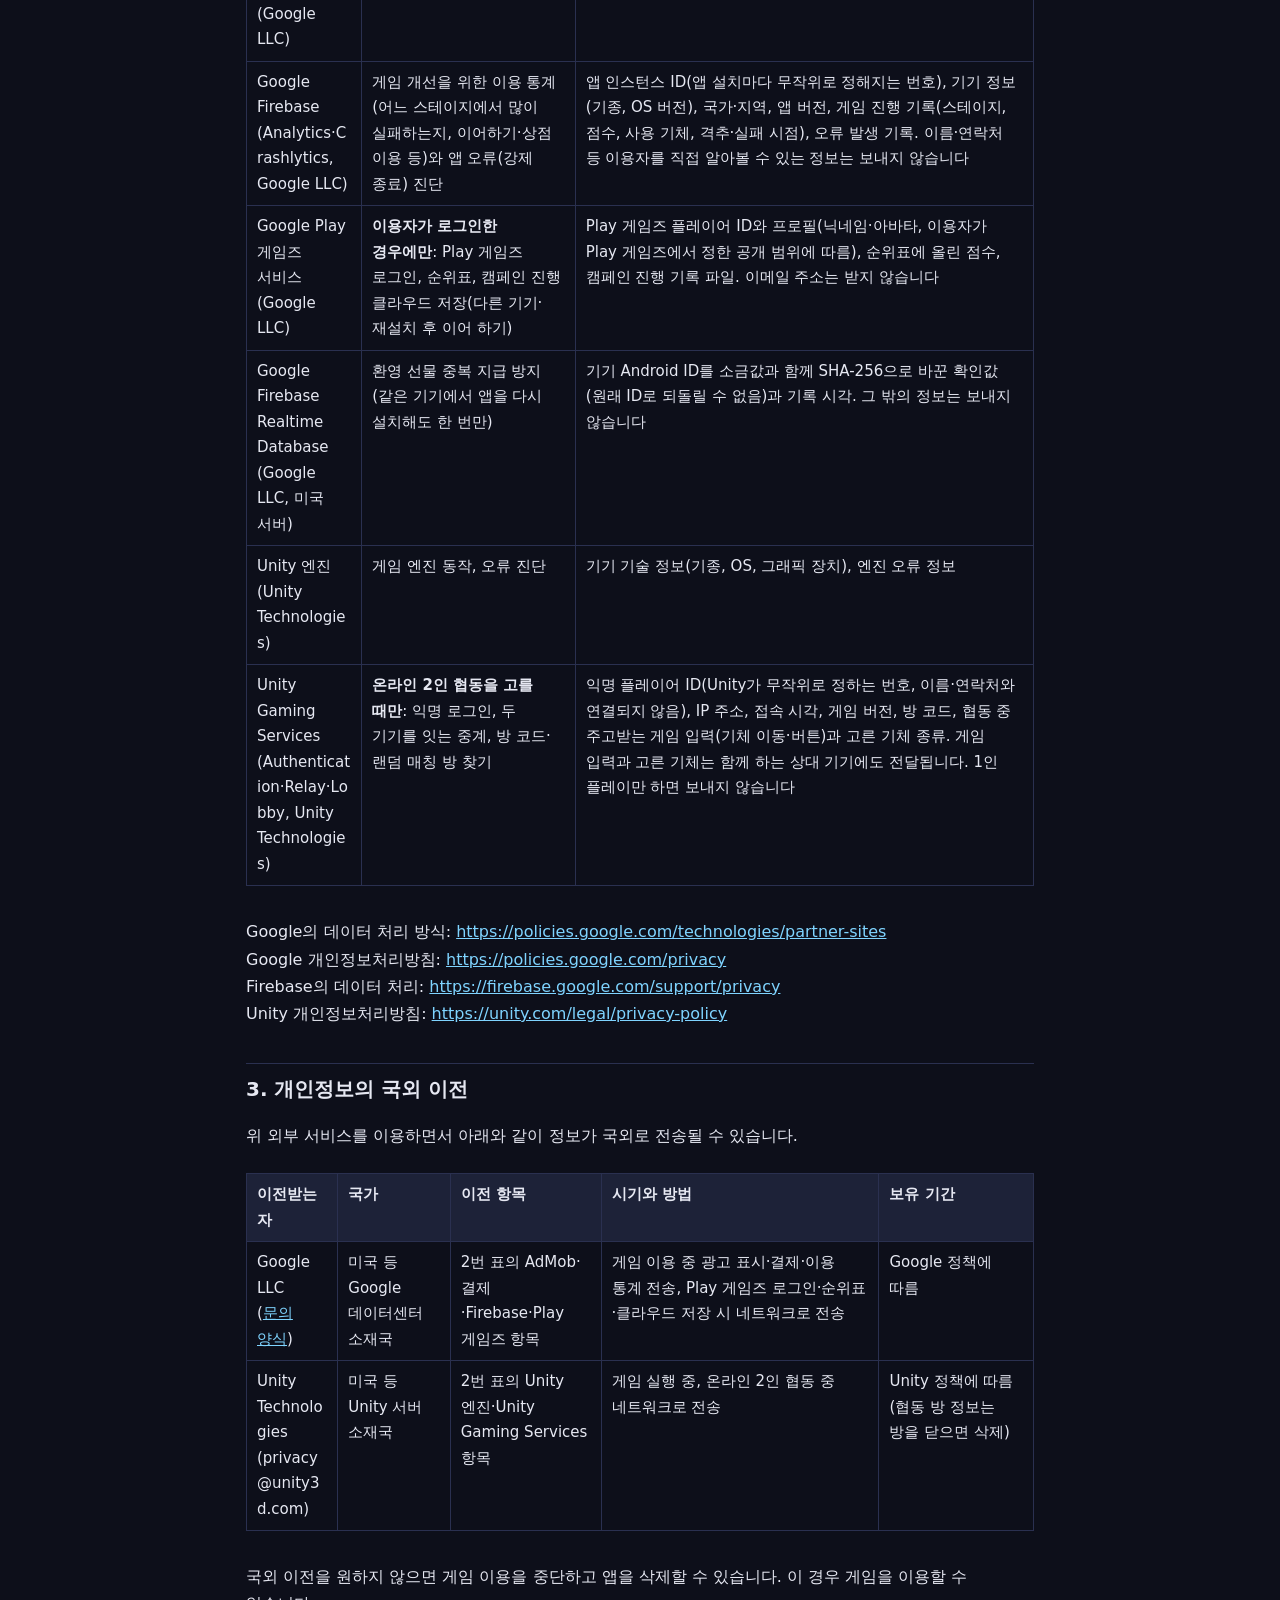
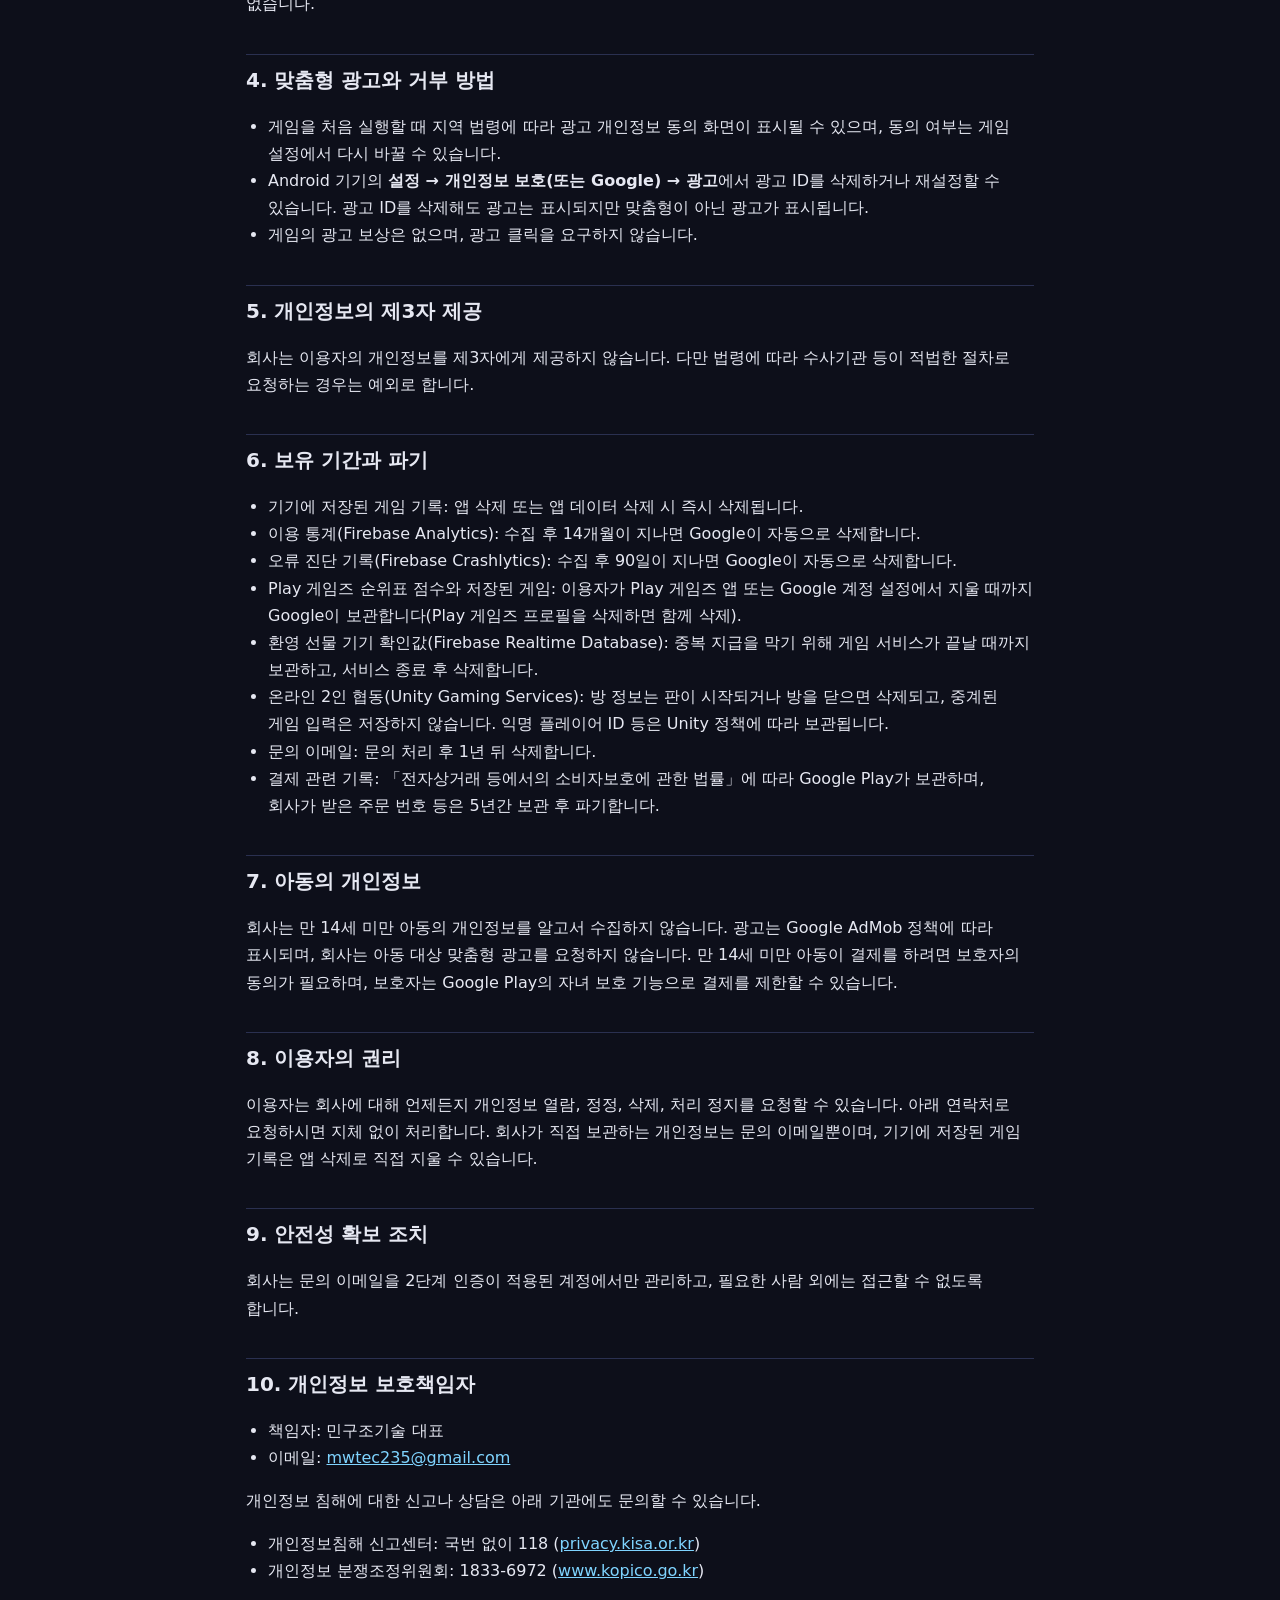
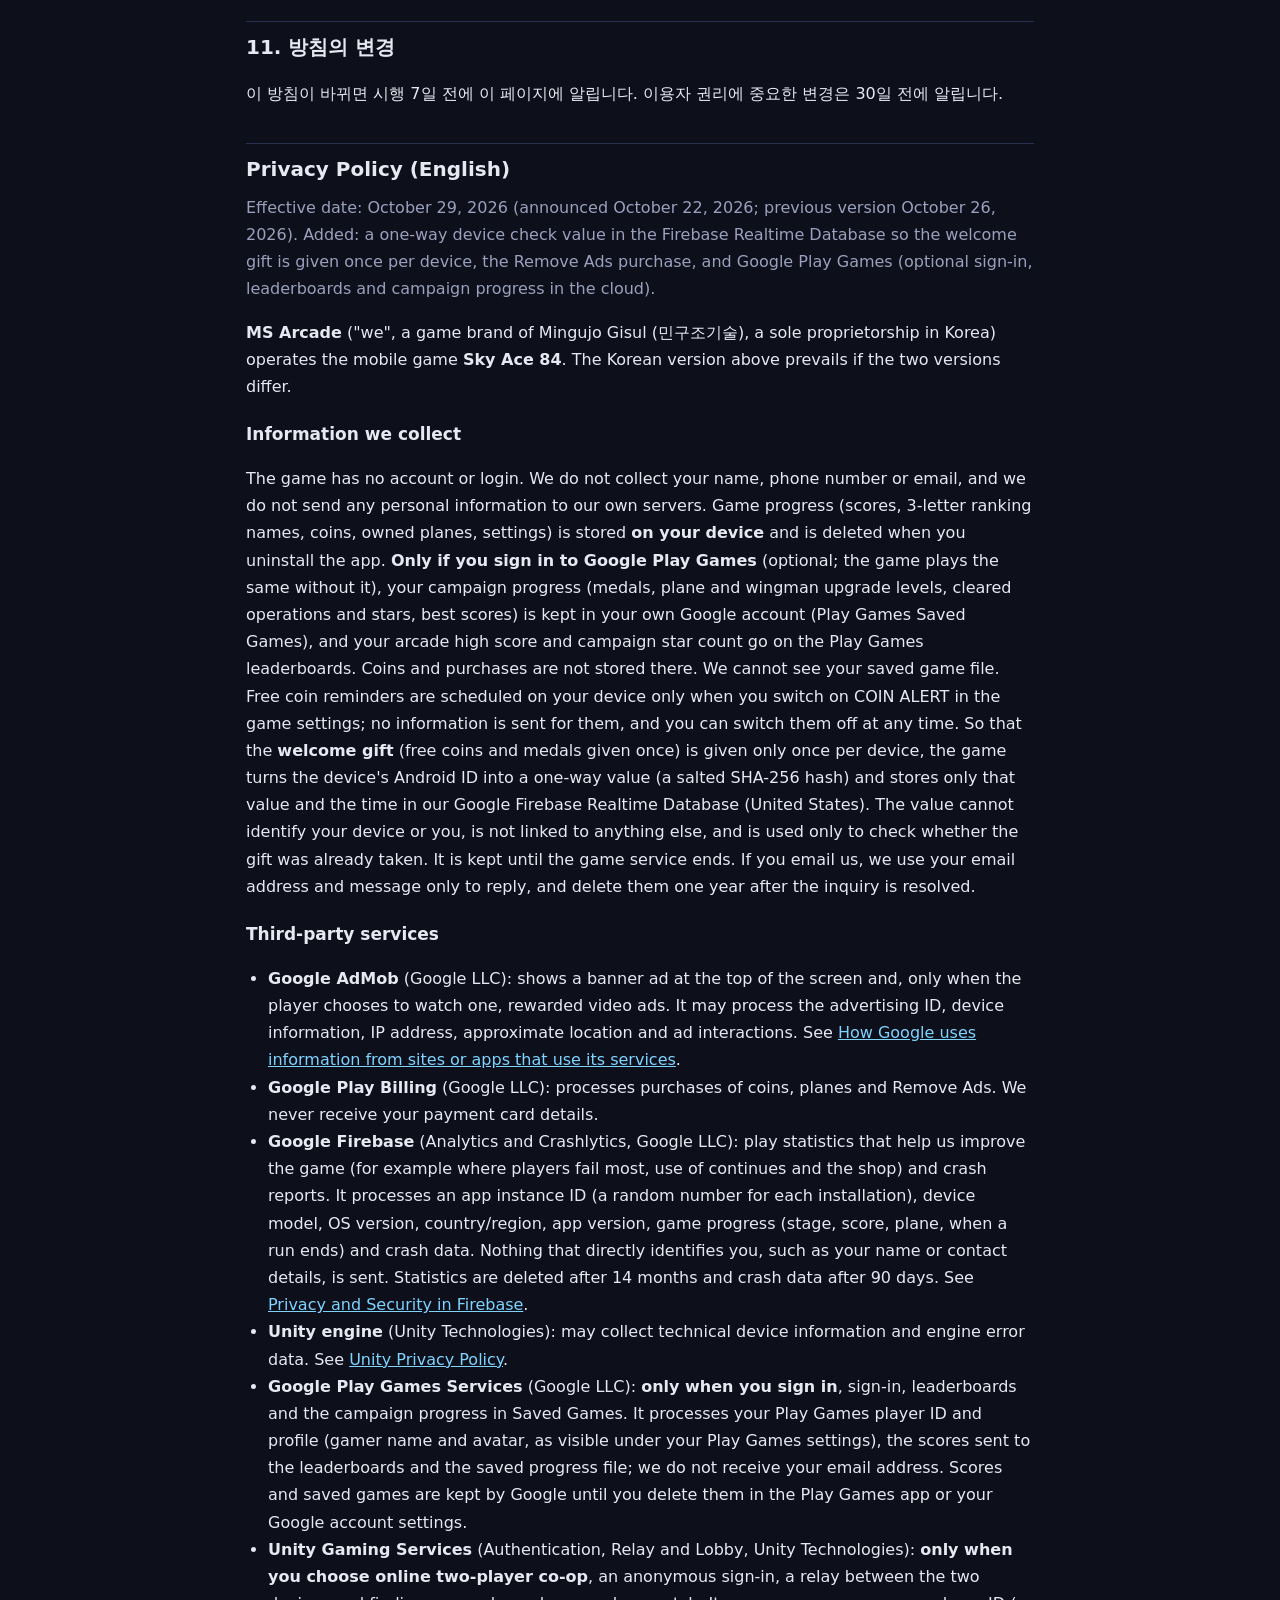
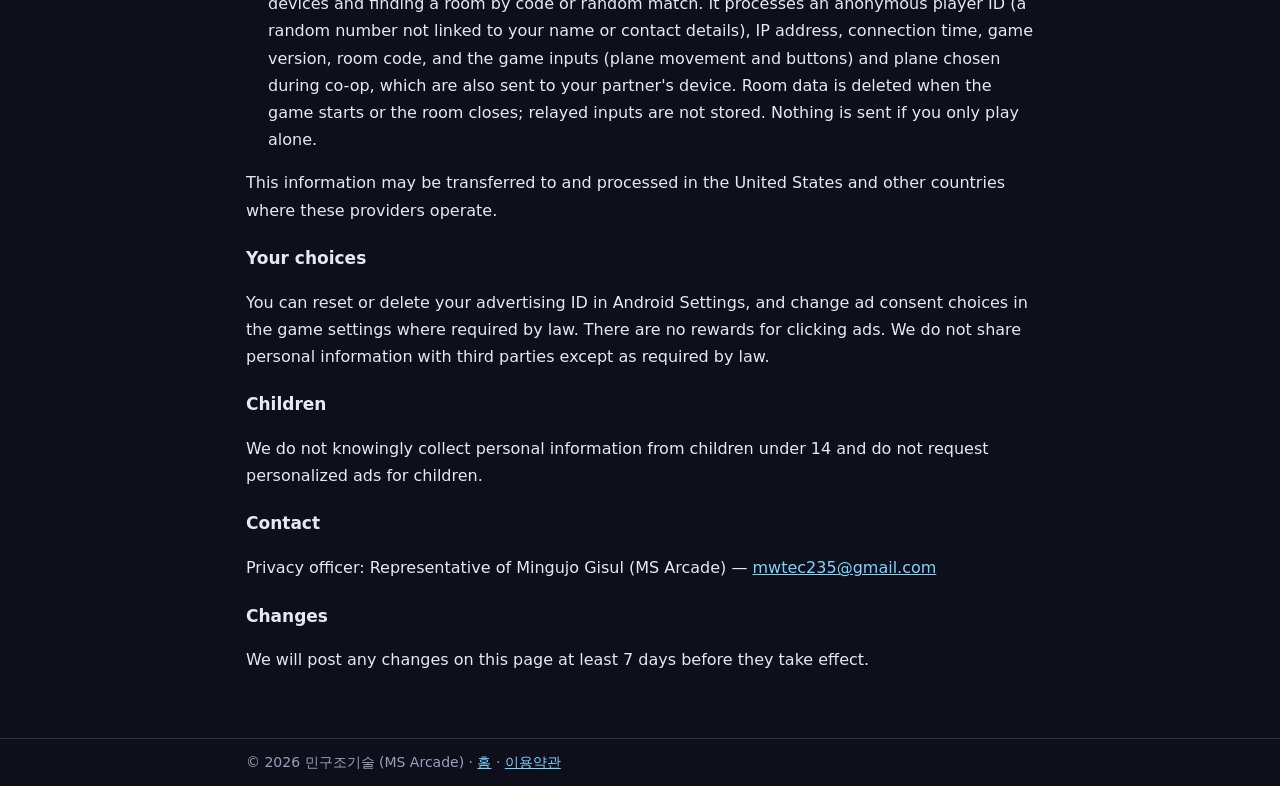
<file: privacy-2026-10-29.html>
<!doctype html>
<html lang="ko">
<head>
<meta charset="utf-8">
<meta name="robots" content="noindex">
<meta name="viewport" content="width=device-width, initial-scale=1">
<title>개인정보처리방침 - MS Arcade</title>
<link rel="icon" href="icon.png">
<link rel="stylesheet" href="style.css">
</head>
<body>
<header><div class="bar">
  <a class="brand" href="./">MS ARCADE</a>
  <nav><a href="./">홈</a> <a href="privacy.html">개인정보처리방침</a> <a href="terms.html">이용약관</a></nav>
</div></header>
<main>
<div class="card" style="border-left:4px solid #c33"><p><b>이전 버전입니다.</b> 이 개인정보처리방침는 2026년 10월 29일 ~ 11월 10일에 적용되는 버전입니다. <a href="privacy.html">현재 개인정보처리방침 보기</a> · <a href="./#notices">공지사항</a><br><span lang="en">This is a previous version of the Privacy Policy, in effect October 29 - November 10, 2026. <a href="privacy.html">See the current version</a>.</span></p></div>

<h1>개인정보처리방침</h1>
<p class="sub">시행일: 2026년 10월 29일 (2026년 10월 22일 공지, 이전 방침 2026년 10월 26일) · <a href="#english" class="lang">English version below</a></p>
<p class="sub">변경 내용: 환영 선물을 기기마다 한 번만 주기 위한 기기 확인값(Firebase Realtime Database) 항목을 1·2·6번에 추가하고, 결제 항목에 광고 제거 상품을 넣었습니다. 또한 Google Play 게임즈(선택 로그인·순위표·캠페인 진행 클라우드 저장) 항목을 1·2·3·6번에 추가했습니다.</p>

<p>민구조기술(이하 "회사", 게임 브랜드 MS Arcade)은 「개인정보 보호법」 등 관련 법령을 지키며,
회사가 제공하는 모바일 게임 <b>Sky Ace 84</b>(이하 "게임")를 이용하는 분의 개인정보를 다음과 같이 처리합니다.</p>

<h2>1. 회사가 직접 수집하는 정보</h2>
<p>게임은 <b>회원 가입이나 로그인이 없으며</b>, 회사는 이름, 전화번호, 이메일 같은 개인정보를 직접 수집하거나 회사 서버로 전송하지 않습니다.</p>
<p>게임 진행 기록(점수, 랭킹 이름 3글자, 보유 코인, 보유 기체, 설정값)은 <b>이용자의 기기 안에 저장</b>되며 회사는 이를 볼 수 없습니다.
앱을 삭제하면 이 기록도 함께 삭제됩니다.</p>
<p>이용자가 <b>Google Play 게임즈에 로그인한 경우에만</b>(선택, 로그인하지 않아도 게임을 그대로 이용할 수 있음) 캠페인 진행 기록(훈장, 기체·윙맨 강화 단계, 클리어한 작전과 별, 작전별 최고 점수)을 이용자 본인의 Google 계정 저장 공간(Play 게임즈 저장된 게임)에 저장하고, 아케이드 최고 점수와 캠페인 별 수를 Play 게임즈 순위표에 올립니다. 코인과 구매 내역은 여기에 저장하지 않습니다. 회사는 이용자의 저장된 게임 파일을 볼 수 없습니다.</p>
<p><b>환영 선물</b>(처음 한 번 주는 무료 코인과 훈장)을 기기마다 한 번만 주기 위해, 게임은 기기의 Android ID를 그대로 보내지 않고 <b>되돌릴 수 없는 값(SHA-256 해시)</b>으로 바꾼 뒤 그 값과 기록 시각만 회사가 쓰는 Google Firebase Realtime Database(미국)에 남깁니다. 이 값으로는 기기나 이용자를 알아낼 수 없고, 다른 정보와 연결하지 않으며, 선물을 이미 받았는지 확인하는 데에만 씁니다.</p>
<p>무료 코인 알림은 이용자가 게임 설정(COIN ALERT)에서 켠 경우에만, 이용자의 기기 안에서 예약되어 표시됩니다. 알림을 위해 어떤 정보도 회사나 외부로 전송하지 않으며, 설정에서 언제든 끌 수 있습니다.</p>
<p>이용자가 문의 이메일을 보내는 경우에 한해, 답변을 위해 이메일 주소와 문의 내용을 받으며 문의 처리 후 1년이 지나면 파기합니다.</p>

<h2>2. 외부 서비스가 처리하는 정보</h2>
<p>게임은 광고와 결제를 위해 아래 외부 서비스를 사용합니다. 이 서비스들은 각자의 개인정보처리방침에 따라 정보를 처리합니다.</p>
<div class="tablewrap"><table>
<tr><th>서비스(제공자)</th><th>목적</th><th>처리하는 정보</th></tr>
<tr><td>Google AdMob<br>(Google LLC)</td><td>화면 위쪽 배너 광고와, 이용자가 직접 고른 경우에만 재생되는 보상형 동영상 광고 표시, 광고 성과 측정, 부정 클릭 방지</td><td>광고 ID, 기기 정보(기종, OS 버전), IP 주소, 광고 노출·클릭 기록, 대략적인 위치(IP 기반)</td></tr>
<tr><td>Google Play 결제<br>(Google LLC)</td><td>코인·기체·광고 제거 구매 처리, 구매 복원</td><td>구매 내역, 주문 번호. 결제 수단 정보는 Google이 처리하며 회사는 받지 않습니다</td></tr>
<tr><td>Google Firebase<br>(Analytics·Crashlytics, Google LLC)</td><td>게임 개선을 위한 이용 통계(어느 스테이지에서 많이 실패하는지, 이어하기·상점 이용 등)와 앱 오류(강제 종료) 진단</td><td>앱 인스턴스 ID(앱 설치마다 무작위로 정해지는 번호), 기기 정보(기종, OS 버전), 국가·지역, 앱 버전, 게임 진행 기록(스테이지, 점수, 사용 기체, 격추·실패 시점), 오류 발생 기록. 이름·연락처 등 이용자를 직접 알아볼 수 있는 정보는 보내지 않습니다</td></tr>
<tr><td>Google Play 게임즈 서비스<br>(Google LLC)</td><td><b>이용자가 로그인한 경우에만</b>: Play 게임즈 로그인, 순위표, 캠페인 진행 클라우드 저장(다른 기기·재설치 후 이어 하기)</td><td>Play 게임즈 플레이어 ID와 프로필(닉네임·아바타, 이용자가 Play 게임즈에서 정한 공개 범위에 따름), 순위표에 올린 점수, 캠페인 진행 기록 파일. 이메일 주소는 받지 않습니다</td></tr>
<tr><td>Google Firebase Realtime Database<br>(Google LLC, 미국 서버)</td><td>환영 선물 중복 지급 방지(같은 기기에서 앱을 다시 설치해도 한 번만)</td><td>기기 Android ID를 소금값과 함께 SHA-256으로 바꾼 확인값(원래 ID로 되돌릴 수 없음)과 기록 시각. 그 밖의 정보는 보내지 않습니다</td></tr>
<tr><td>Unity 엔진<br>(Unity Technologies)</td><td>게임 엔진 동작, 오류 진단</td><td>기기 기술 정보(기종, OS, 그래픽 장치), 엔진 오류 정보</td></tr>
<tr><td>Unity Gaming Services<br>(Authentication·Relay·Lobby, Unity Technologies)</td><td><b>온라인 2인 협동을 고를 때만</b>: 익명 로그인, 두 기기를 잇는 중계, 방 코드·랜덤 매칭 방 찾기</td><td>익명 플레이어 ID(Unity가 무작위로 정하는 번호, 이름·연락처와 연결되지 않음), IP 주소, 접속 시각, 게임 버전, 방 코드, 협동 중 주고받는 게임 입력(기체 이동·버튼)과 고른 기체 종류. 게임 입력과 고른 기체는 함께 하는 상대 기기에도 전달됩니다. 1인 플레이만 하면 보내지 않습니다</td></tr>
</table></div>
<p>Google의 데이터 처리 방식: <a href="https://policies.google.com/technologies/partner-sites?hl=ko">https://policies.google.com/technologies/partner-sites</a><br>
Google 개인정보처리방침: <a href="https://policies.google.com/privacy?hl=ko">https://policies.google.com/privacy</a><br>
Firebase의 데이터 처리: <a href="https://firebase.google.com/support/privacy?hl=ko">https://firebase.google.com/support/privacy</a><br>
Unity 개인정보처리방침: <a href="https://unity.com/legal/privacy-policy">https://unity.com/legal/privacy-policy</a></p>

<h2>3. 개인정보의 국외 이전</h2>
<p>위 외부 서비스를 이용하면서 아래와 같이 정보가 국외로 전송될 수 있습니다.</p>
<div class="tablewrap"><table>
<tr><th>이전받는 자</th><th>국가</th><th>이전 항목</th><th>시기와 방법</th><th>보유 기간</th></tr>
<tr><td>Google LLC<br>(<a href="https://support.google.com/policies/contact/general_privacy_form">문의 양식</a>)</td><td>미국 등 Google 데이터센터 소재국</td><td>2번 표의 AdMob·결제·Firebase·Play 게임즈 항목</td><td>게임 이용 중 광고 표시·결제·이용 통계 전송, Play 게임즈 로그인·순위표·클라우드 저장 시 네트워크로 전송</td><td>Google 정책에 따름</td></tr>
<tr><td>Unity Technologies<br>(privacy@unity3d.com)</td><td>미국 등 Unity 서버 소재국</td><td>2번 표의 Unity 엔진·Unity Gaming Services 항목</td><td>게임 실행 중, 온라인 2인 협동 중 네트워크로 전송</td><td>Unity 정책에 따름 (협동 방 정보는 방을 닫으면 삭제)</td></tr>
</table></div>
<p>국외 이전을 원하지 않으면 게임 이용을 중단하고 앱을 삭제할 수 있습니다. 이 경우 게임을 이용할 수 없습니다.</p>

<h2>4. 맞춤형 광고와 거부 방법</h2>
<ul>
<li>게임을 처음 실행할 때 지역 법령에 따라 광고 개인정보 동의 화면이 표시될 수 있으며, 동의 여부는 게임 설정에서 다시 바꿀 수 있습니다.</li>
<li>Android 기기의 <b>설정 → 개인정보 보호(또는 Google) → 광고</b>에서 광고 ID를 삭제하거나 재설정할 수 있습니다. 광고 ID를 삭제해도 광고는 표시되지만 맞춤형이 아닌 광고가 표시됩니다.</li>
<li>게임의 광고 보상은 없으며, 광고 클릭을 요구하지 않습니다.</li>
</ul>

<h2>5. 개인정보의 제3자 제공</h2>
<p>회사는 이용자의 개인정보를 제3자에게 제공하지 않습니다. 다만 법령에 따라 수사기관 등이 적법한 절차로 요청하는 경우는 예외로 합니다.</p>

<h2>6. 보유 기간과 파기</h2>
<ul>
<li>기기에 저장된 게임 기록: 앱 삭제 또는 앱 데이터 삭제 시 즉시 삭제됩니다.</li>
<li>이용 통계(Firebase Analytics): 수집 후 14개월이 지나면 Google이 자동으로 삭제합니다.</li>
<li>오류 진단 기록(Firebase Crashlytics): 수집 후 90일이 지나면 Google이 자동으로 삭제합니다.</li>
<li>Play 게임즈 순위표 점수와 저장된 게임: 이용자가 Play 게임즈 앱 또는 Google 계정 설정에서 지울 때까지 Google이 보관합니다(Play 게임즈 프로필을 삭제하면 함께 삭제).</li>
<li>환영 선물 기기 확인값(Firebase Realtime Database): 중복 지급을 막기 위해 게임 서비스가 끝날 때까지 보관하고, 서비스 종료 후 삭제합니다.</li>
<li>온라인 2인 협동(Unity Gaming Services): 방 정보는 판이 시작되거나 방을 닫으면 삭제되고, 중계된 게임 입력은 저장하지 않습니다. 익명 플레이어 ID 등은 Unity 정책에 따라 보관됩니다.</li>
<li>문의 이메일: 문의 처리 후 1년 뒤 삭제합니다.</li>
<li>결제 관련 기록: 「전자상거래 등에서의 소비자보호에 관한 법률」에 따라 Google Play가 보관하며, 회사가 받은 주문 번호 등은 5년간 보관 후 파기합니다.</li>
</ul>

<h2>7. 아동의 개인정보</h2>
<p>회사는 만 14세 미만 아동의 개인정보를 알고서 수집하지 않습니다. 광고는 Google AdMob 정책에 따라 표시되며, 회사는 아동 대상 맞춤형 광고를 요청하지 않습니다.
만 14세 미만 아동이 결제를 하려면 보호자의 동의가 필요하며, 보호자는 Google Play의 자녀 보호 기능으로 결제를 제한할 수 있습니다.</p>

<h2>8. 이용자의 권리</h2>
<p>이용자는 회사에 대해 언제든지 개인정보 열람, 정정, 삭제, 처리 정지를 요청할 수 있습니다. 아래 연락처로 요청하시면 지체 없이 처리합니다.
회사가 직접 보관하는 개인정보는 문의 이메일뿐이며, 기기에 저장된 게임 기록은 앱 삭제로 직접 지울 수 있습니다.</p>

<h2>9. 안전성 확보 조치</h2>
<p>회사는 문의 이메일을 2단계 인증이 적용된 계정에서만 관리하고, 필요한 사람 외에는 접근할 수 없도록 합니다.</p>

<h2>10. 개인정보 보호책임자</h2>
<ul>
<li>책임자: 민구조기술 대표</li>
<li>이메일: <a href="mailto:mwtec235@gmail.com">mwtec235@gmail.com</a></li>
</ul>
<p>개인정보 침해에 대한 신고나 상담은 아래 기관에도 문의할 수 있습니다.</p>
<ul>
<li>개인정보침해 신고센터: 국번 없이 118 (<a href="https://privacy.kisa.or.kr">privacy.kisa.or.kr</a>)</li>
<li>개인정보 분쟁조정위원회: 1833-6972 (<a href="https://www.kopico.go.kr">www.kopico.go.kr</a>)</li>
</ul>

<h2>11. 방침의 변경</h2>
<p>이 방침이 바뀌면 시행 7일 전에 이 페이지에 알립니다. 이용자 권리에 중요한 변경은 30일 전에 알립니다.</p>

<h2 id="english" lang="en">Privacy Policy (English)</h2>
<div lang="en">
<p class="sub">Effective date: October 29, 2026 (announced October 22, 2026; previous version October 26, 2026). Added: a one-way device check value in the Firebase Realtime Database so the welcome gift is given once per device, the Remove Ads purchase, and Google Play Games (optional sign-in, leaderboards and campaign progress in the cloud).</p>
<p><b>MS Arcade</b> ("we", a game brand of Mingujo Gisul (민구조기술), a sole proprietorship in Korea) operates the mobile game <b>Sky Ace 84</b>. The Korean version above prevails if the two versions differ.</p>
<h3>Information we collect</h3>
<p>The game has no account or login. We do not collect your name, phone number or email, and we do not send any personal information to our own servers.
Game progress (scores, 3-letter ranking names, coins, owned planes, settings) is stored <b>on your device</b> and is deleted when you uninstall the app.
<b>Only if you sign in to Google Play Games</b> (optional; the game plays the same without it), your campaign progress (medals, plane and wingman upgrade levels, cleared operations and stars, best scores) is kept in your own Google account (Play Games Saved Games), and your arcade high score and campaign star count go on the Play Games leaderboards. Coins and purchases are not stored there. We cannot see your saved game file.
Free coin reminders are scheduled on your device only when you switch on COIN ALERT in the game settings; no information is sent for them, and you can switch them off at any time.
So that the <b>welcome gift</b> (free coins and medals given once) is given only once per device, the game turns the device's Android ID into a one-way value (a salted SHA-256 hash) and stores only that value and the time in our Google Firebase Realtime Database (United States). The value cannot identify your device or you, is not linked to anything else, and is used only to check whether the gift was already taken. It is kept until the game service ends.
If you email us, we use your email address and message only to reply, and delete them one year after the inquiry is resolved.</p>
<h3>Third-party services</h3>
<ul>
<li><b>Google AdMob</b> (Google LLC): shows a banner ad at the top of the screen and, only when the player chooses to watch one, rewarded video ads. It may process the advertising ID, device information, IP address, approximate location and ad interactions. See <a href="https://policies.google.com/technologies/partner-sites">How Google uses information from sites or apps that use its services</a>.</li>
<li><b>Google Play Billing</b> (Google LLC): processes purchases of coins, planes and Remove Ads. We never receive your payment card details.</li>
<li><b>Google Firebase</b> (Analytics and Crashlytics, Google LLC): play statistics that help us improve the game (for example where players fail most, use of continues and the shop) and crash reports. It processes an app instance ID (a random number for each installation), device model, OS version, country/region, app version, game progress (stage, score, plane, when a run ends) and crash data. Nothing that directly identifies you, such as your name or contact details, is sent. Statistics are deleted after 14 months and crash data after 90 days. See <a href="https://firebase.google.com/support/privacy">Privacy and Security in Firebase</a>.</li>
<li><b>Unity engine</b> (Unity Technologies): may collect technical device information and engine error data. See <a href="https://unity.com/legal/privacy-policy">Unity Privacy Policy</a>.</li>
<li><b>Google Play Games Services</b> (Google LLC): <b>only when you sign in</b>, sign-in, leaderboards and the campaign progress in Saved Games. It processes your Play Games player ID and profile (gamer name and avatar, as visible under your Play Games settings), the scores sent to the leaderboards and the saved progress file; we do not receive your email address. Scores and saved games are kept by Google until you delete them in the Play Games app or your Google account settings.</li>
<li><b>Unity Gaming Services</b> (Authentication, Relay and Lobby, Unity Technologies): <b>only when you choose online two-player co-op</b>, an anonymous sign-in, a relay between the two devices and finding a room by code or random match. It processes an anonymous player ID (a random number not linked to your name or contact details), IP address, connection time, game version, room code, and the game inputs (plane movement and buttons) and plane chosen during co-op, which are also sent to your partner's device. Room data is deleted when the game starts or the room closes; relayed inputs are not stored. Nothing is sent if you only play alone.</li>
</ul>
<p>This information may be transferred to and processed in the United States and other countries where these providers operate.</p>
<h3>Your choices</h3>
<p>You can reset or delete your advertising ID in Android Settings, and change ad consent choices in the game settings where required by law.
There are no rewards for clicking ads. We do not share personal information with third parties except as required by law.</p>
<h3>Children</h3>
<p>We do not knowingly collect personal information from children under 14 and do not request personalized ads for children.</p>
<h3>Contact</h3>
<p>Privacy officer: Representative of Mingujo Gisul (MS Arcade) — <a href="mailto:mwtec235@gmail.com">mwtec235@gmail.com</a></p>
<h3>Changes</h3>
<p>We will post any changes on this page at least 7 days before they take effect.</p>
</div>
</main>
<footer><div class="bar">© 2026 민구조기술 (MS Arcade) · <a href="./">홈</a> · <a href="terms.html">이용약관</a></div></footer>
</body>
</html>
</file>
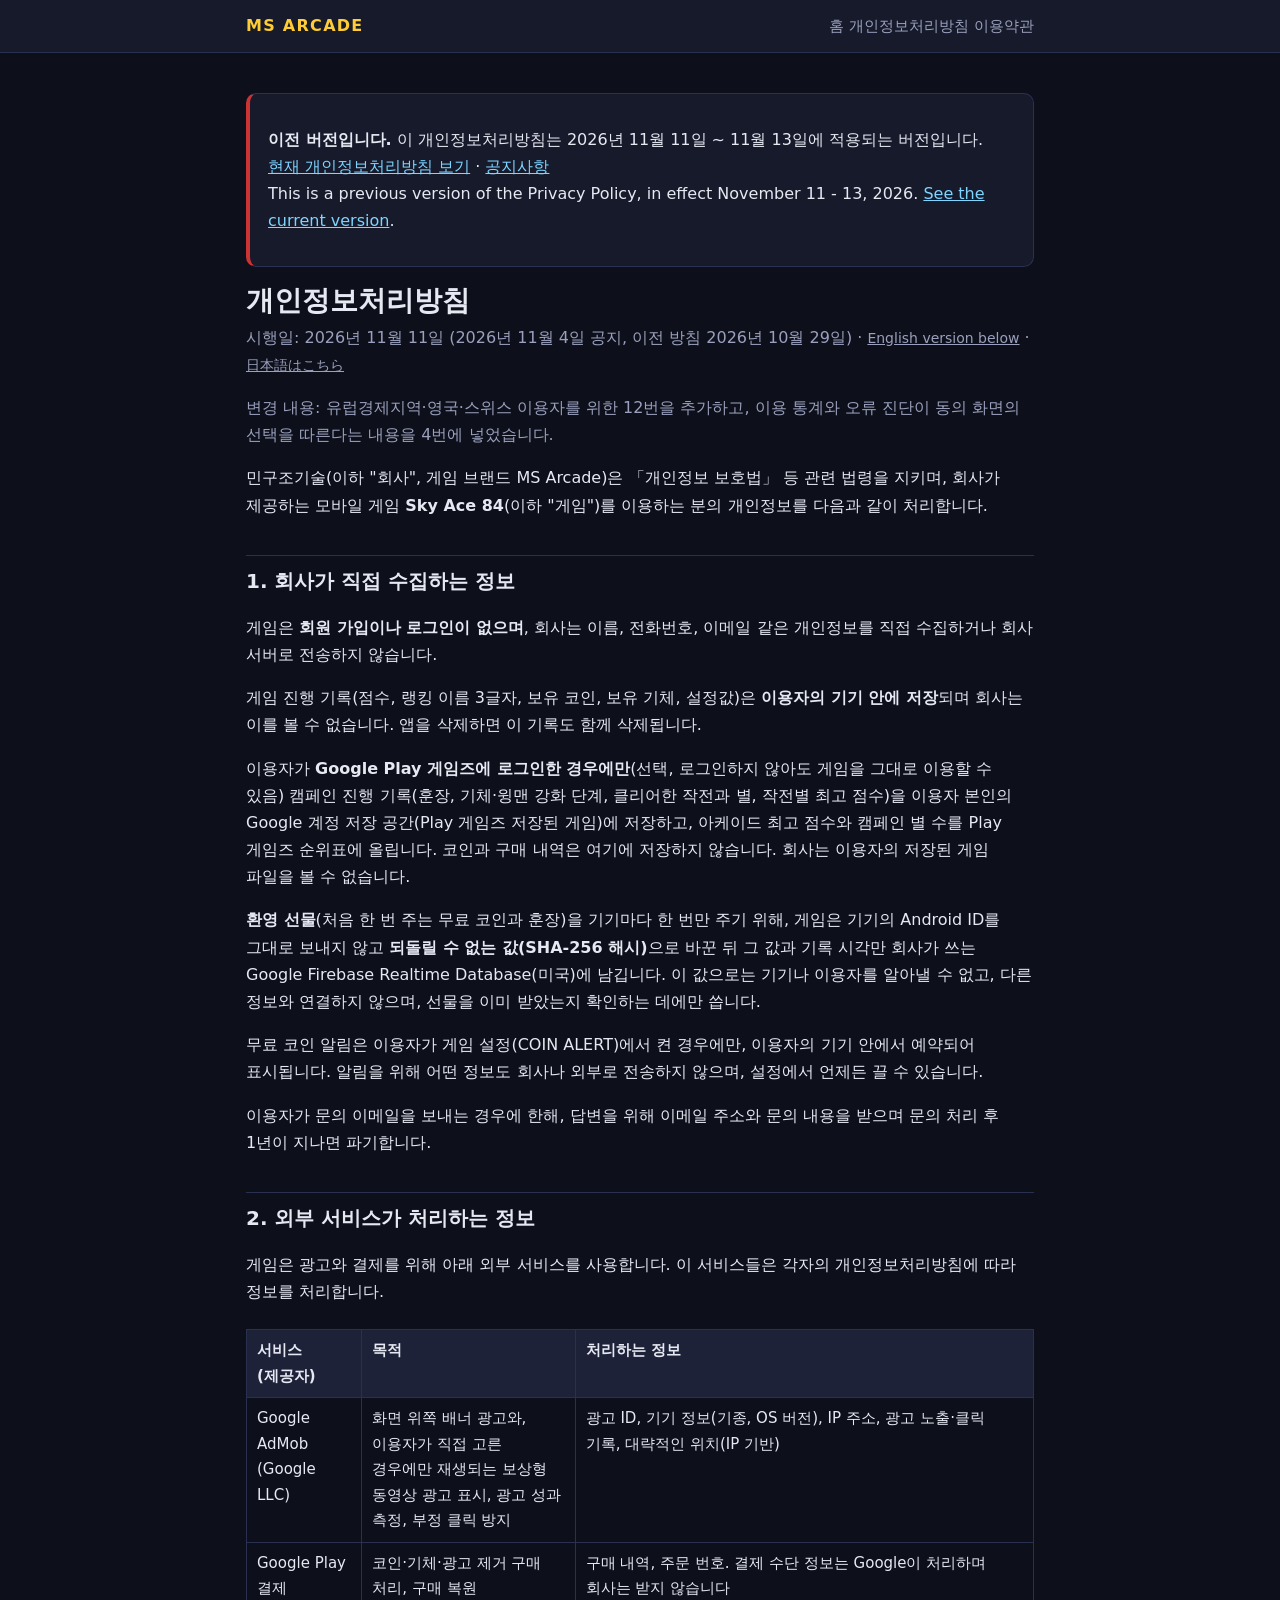
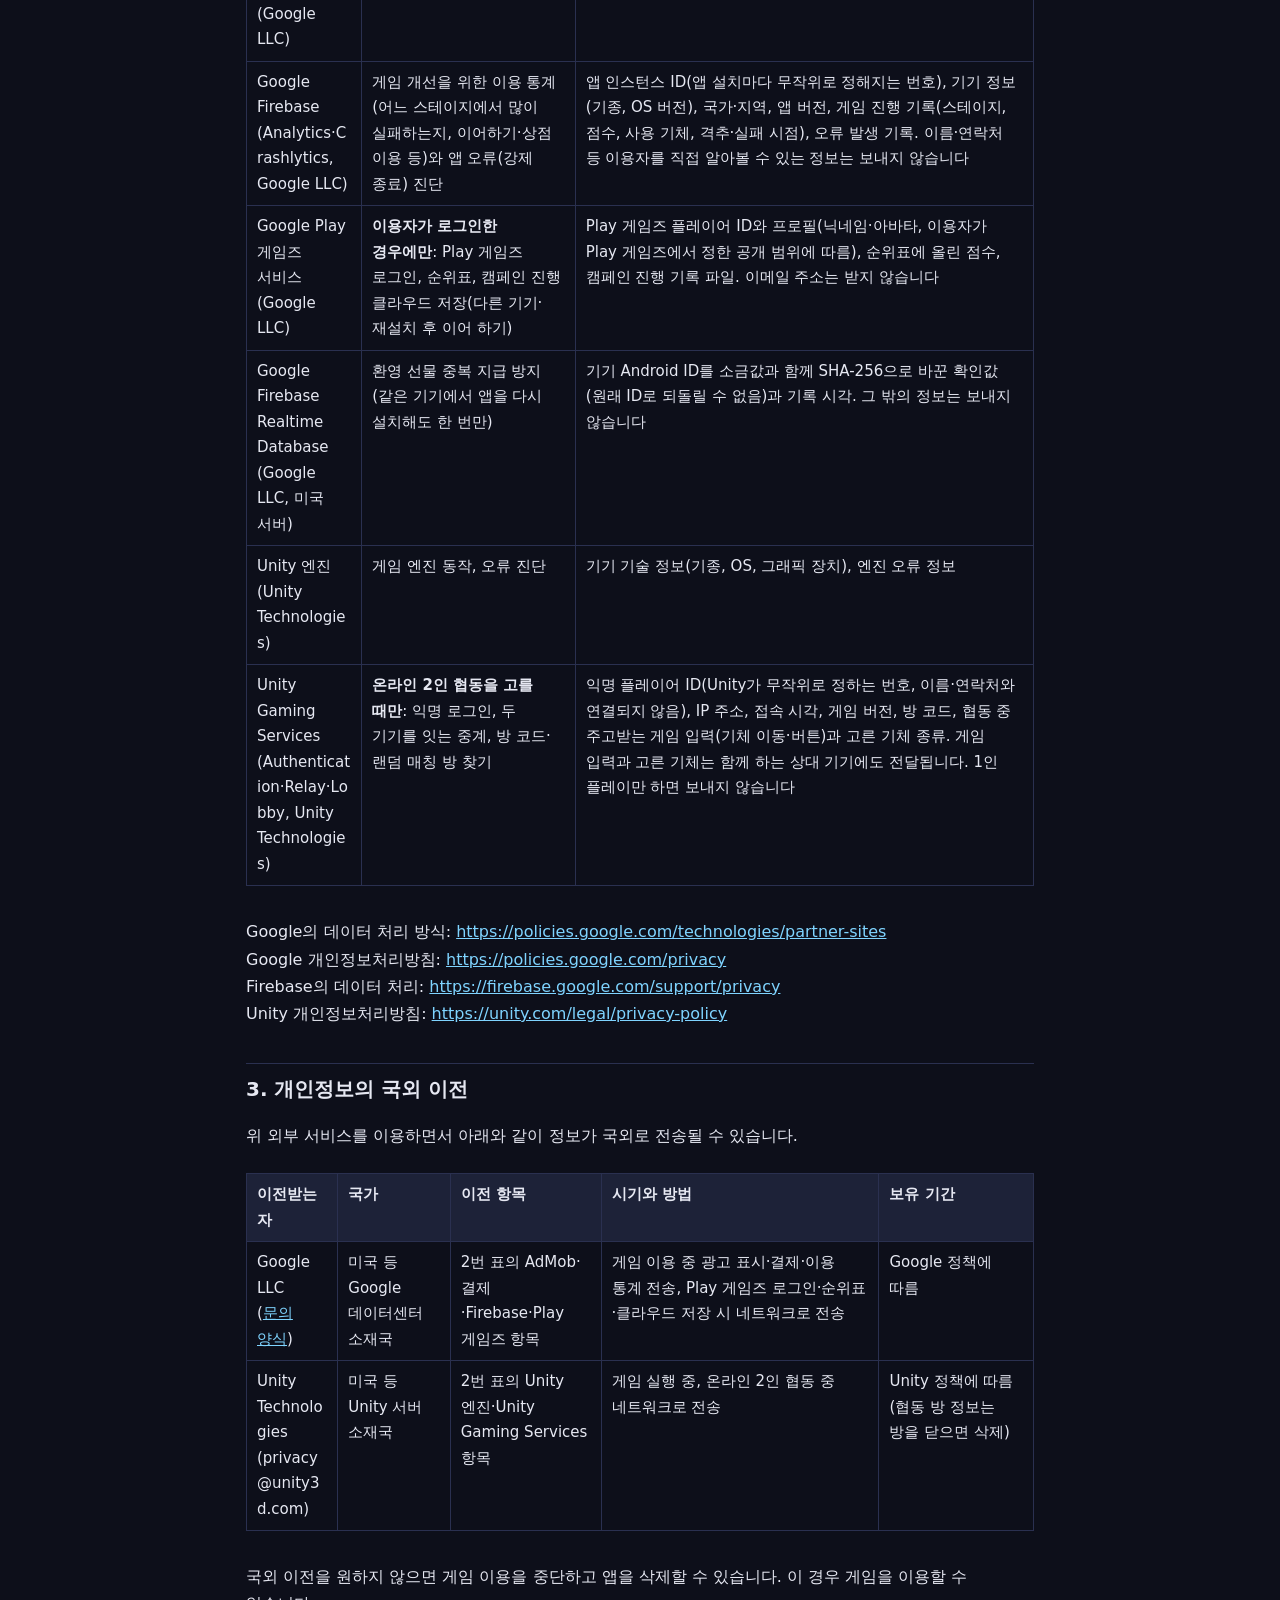
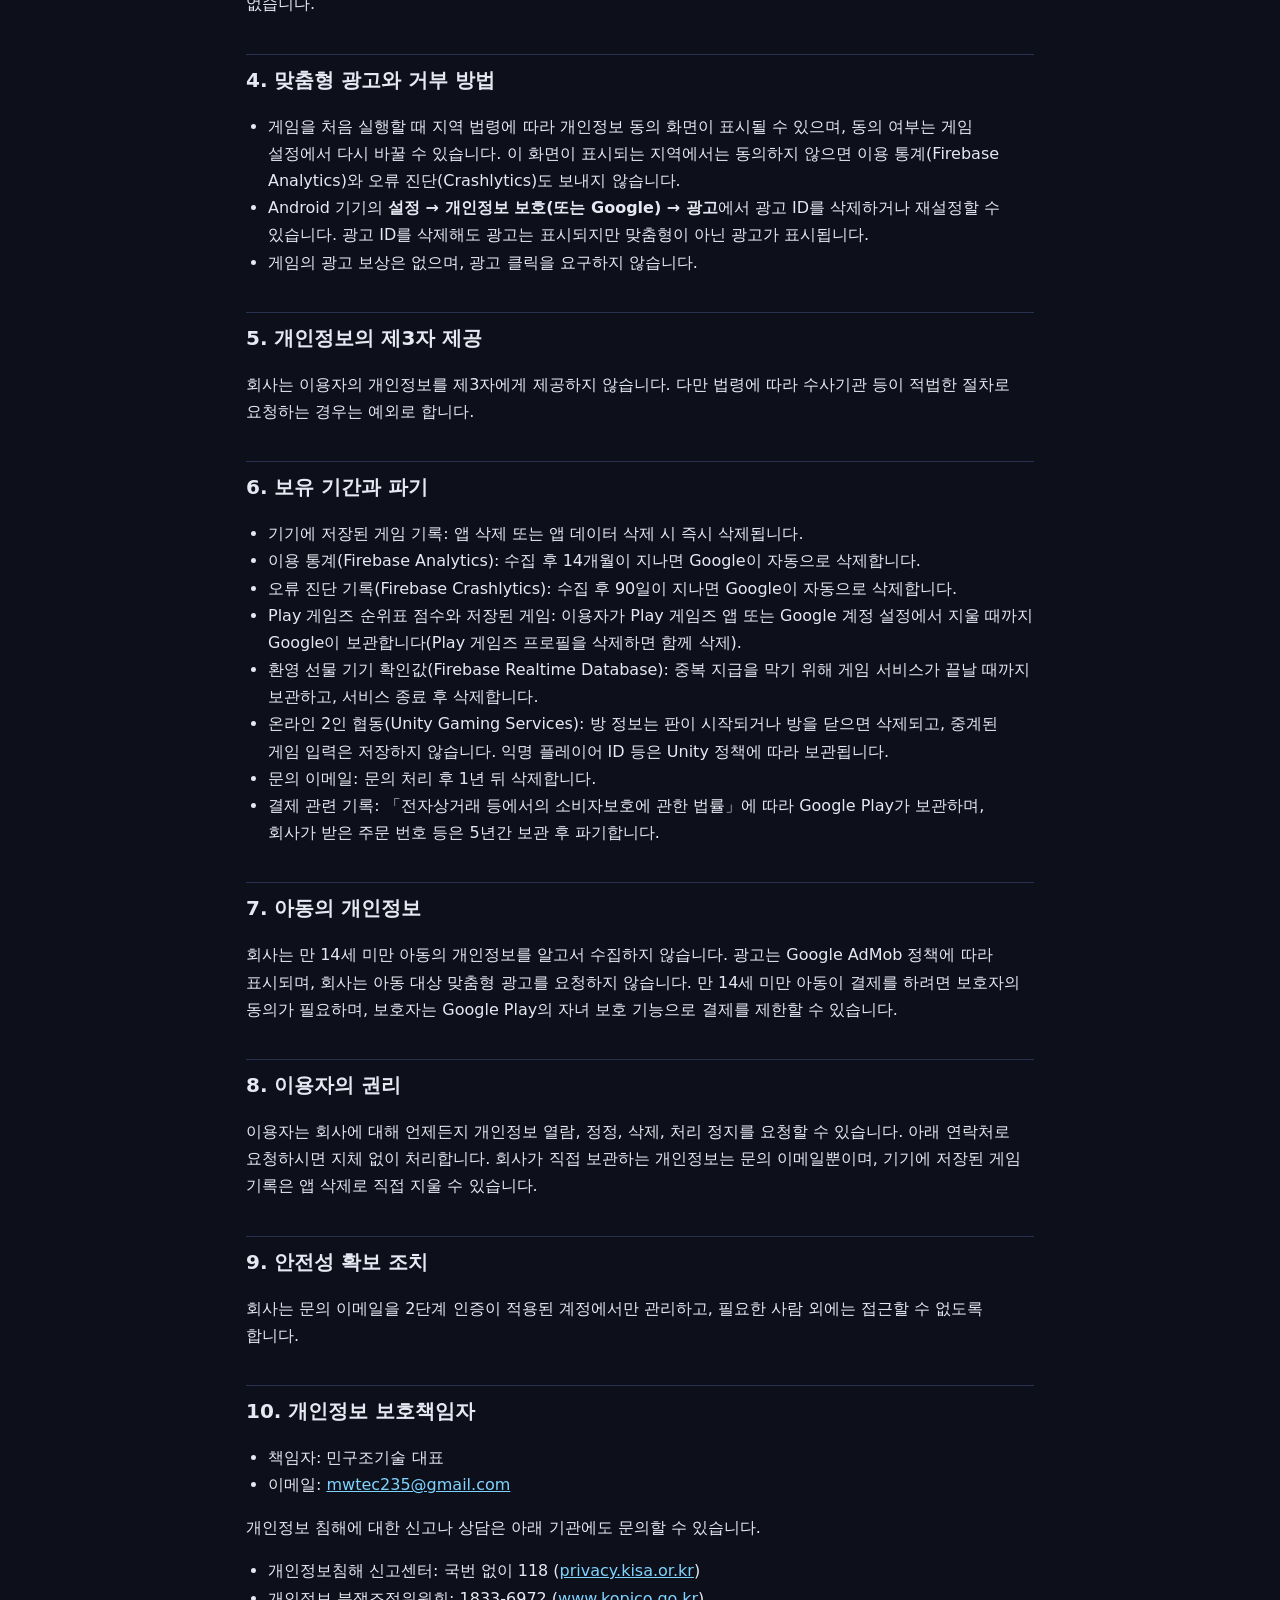
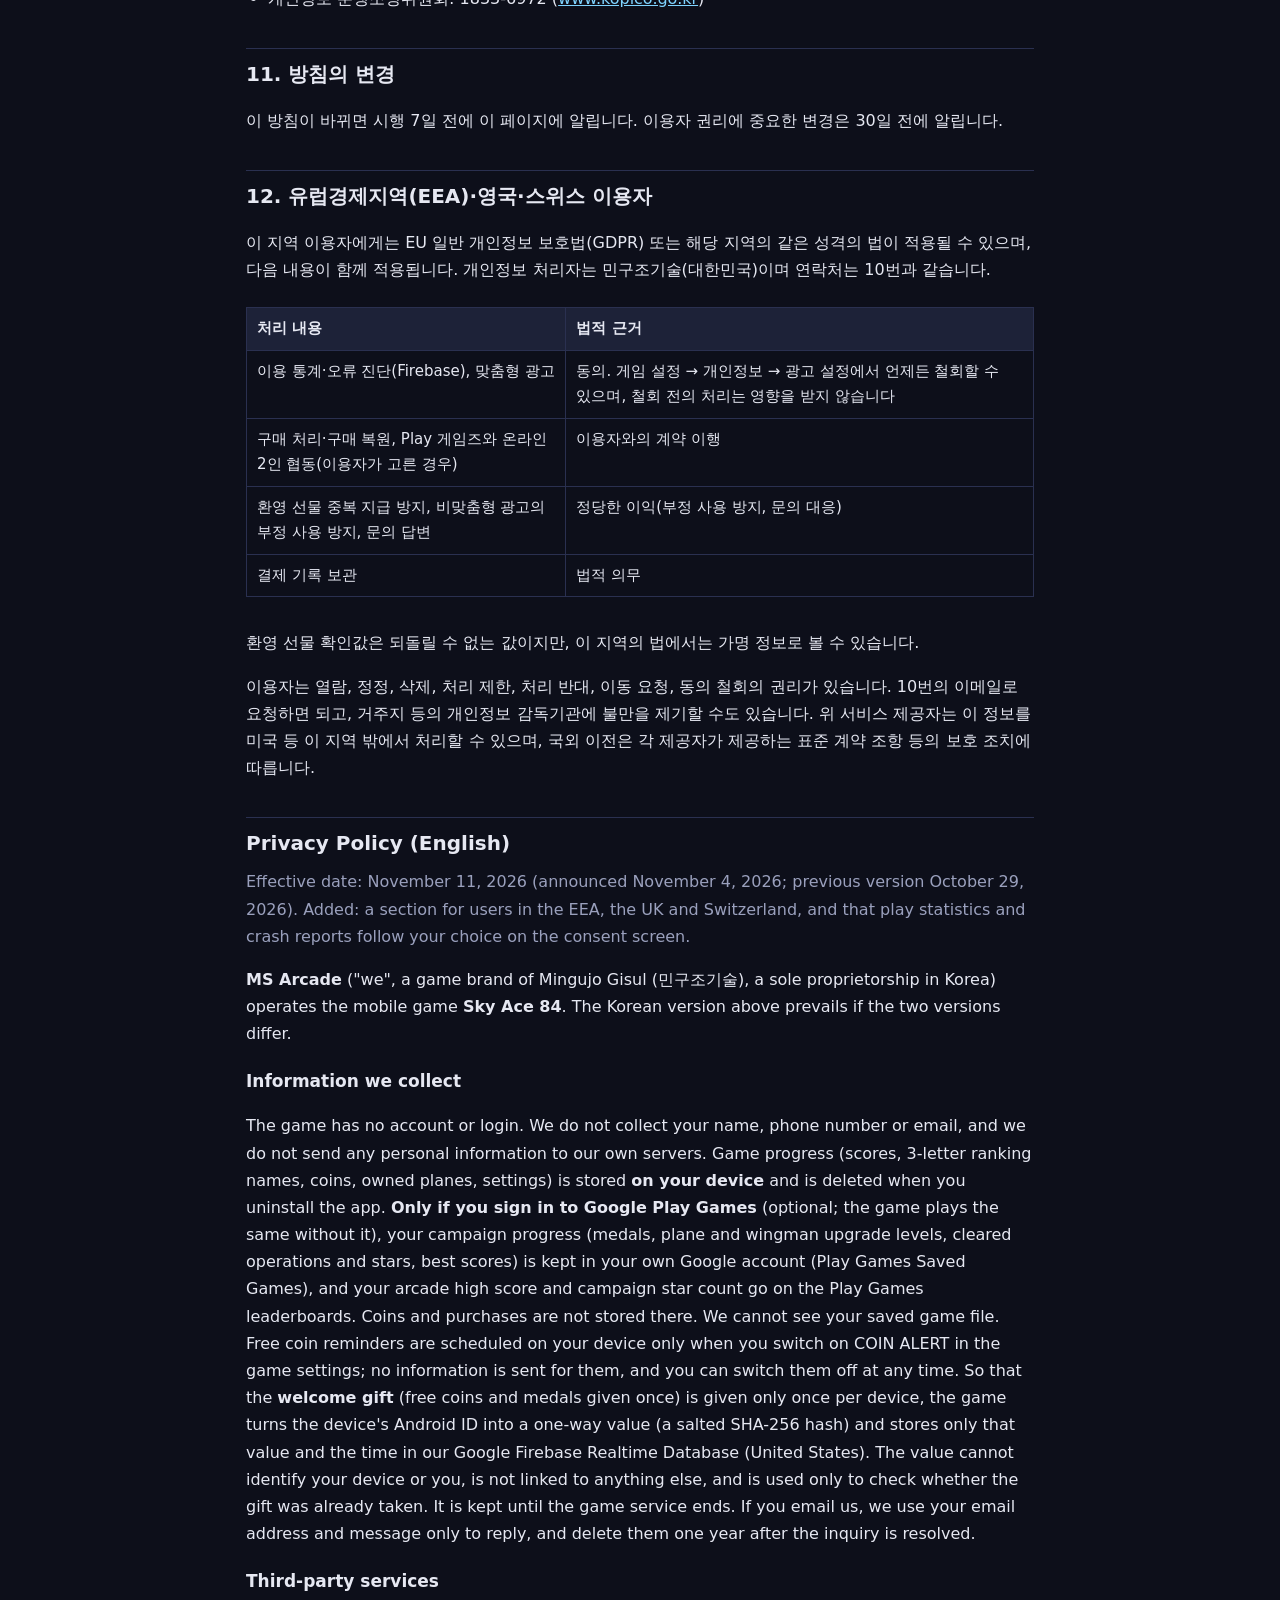
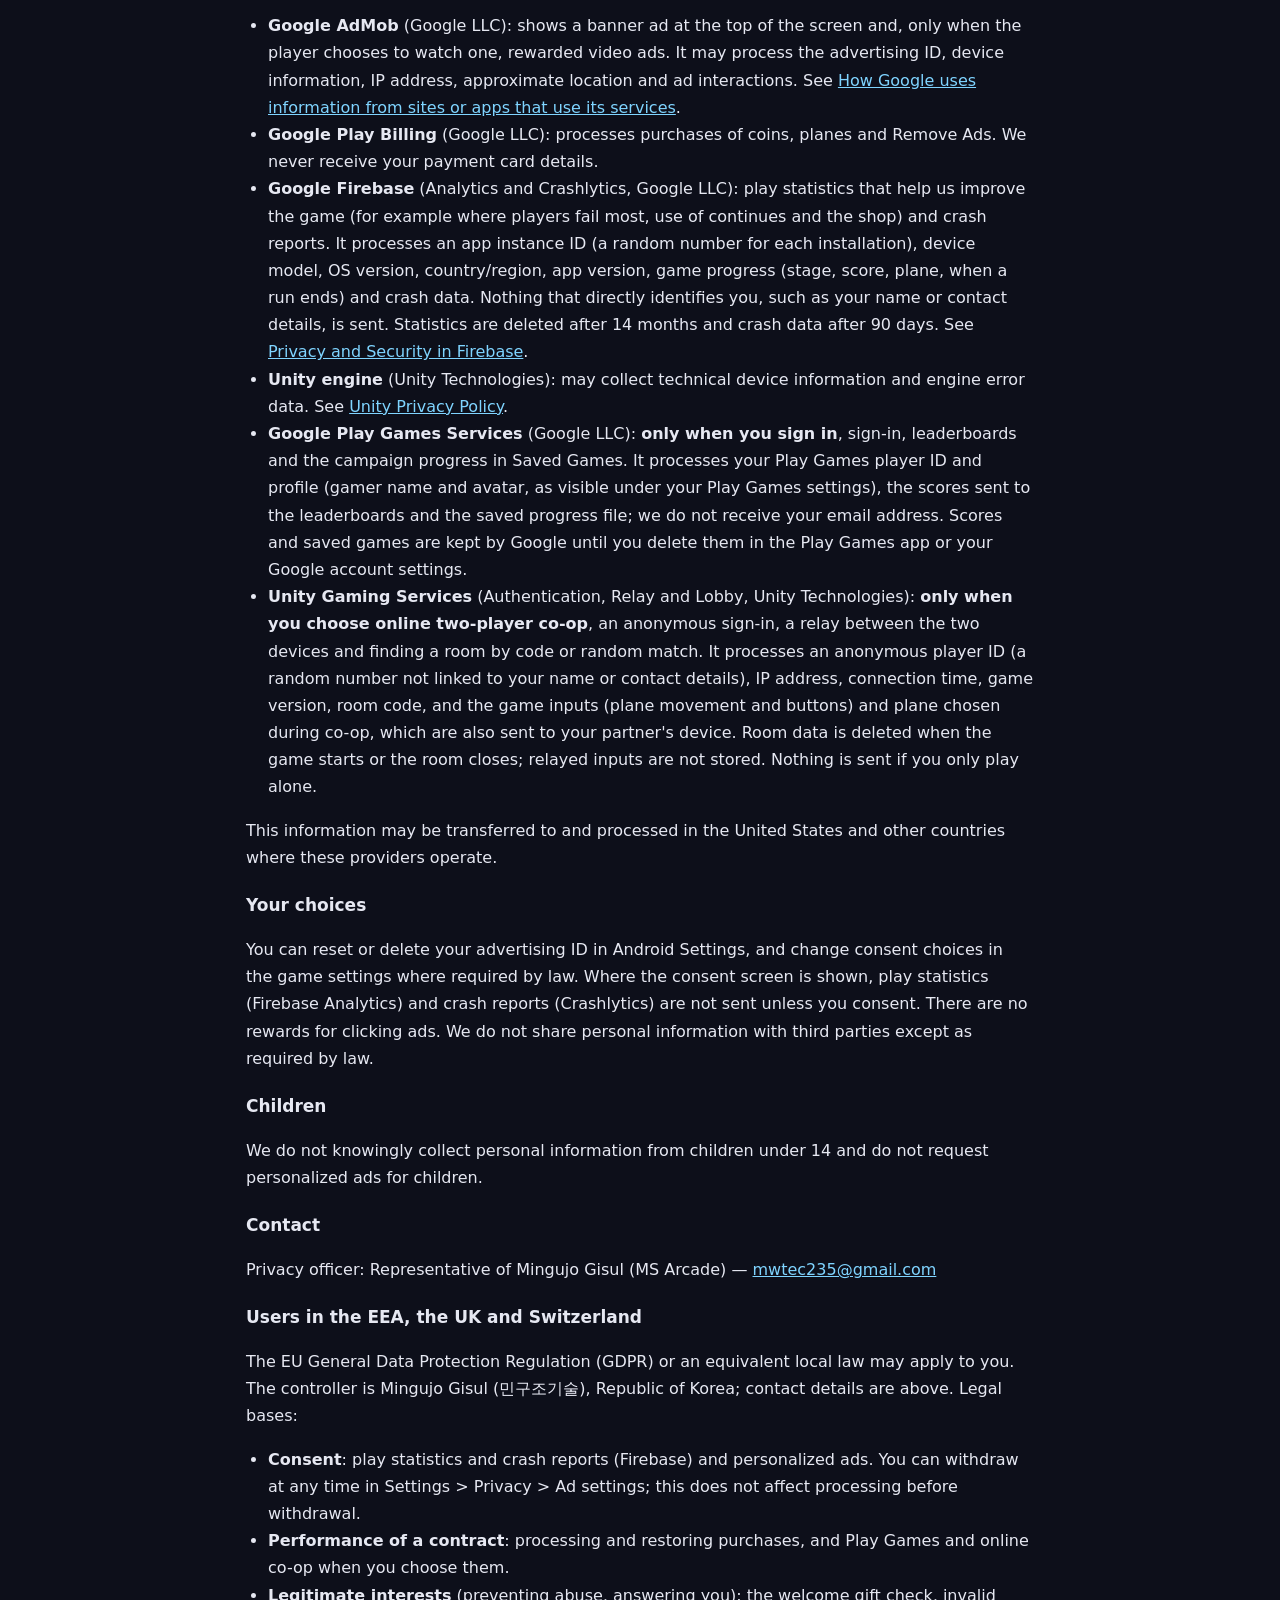
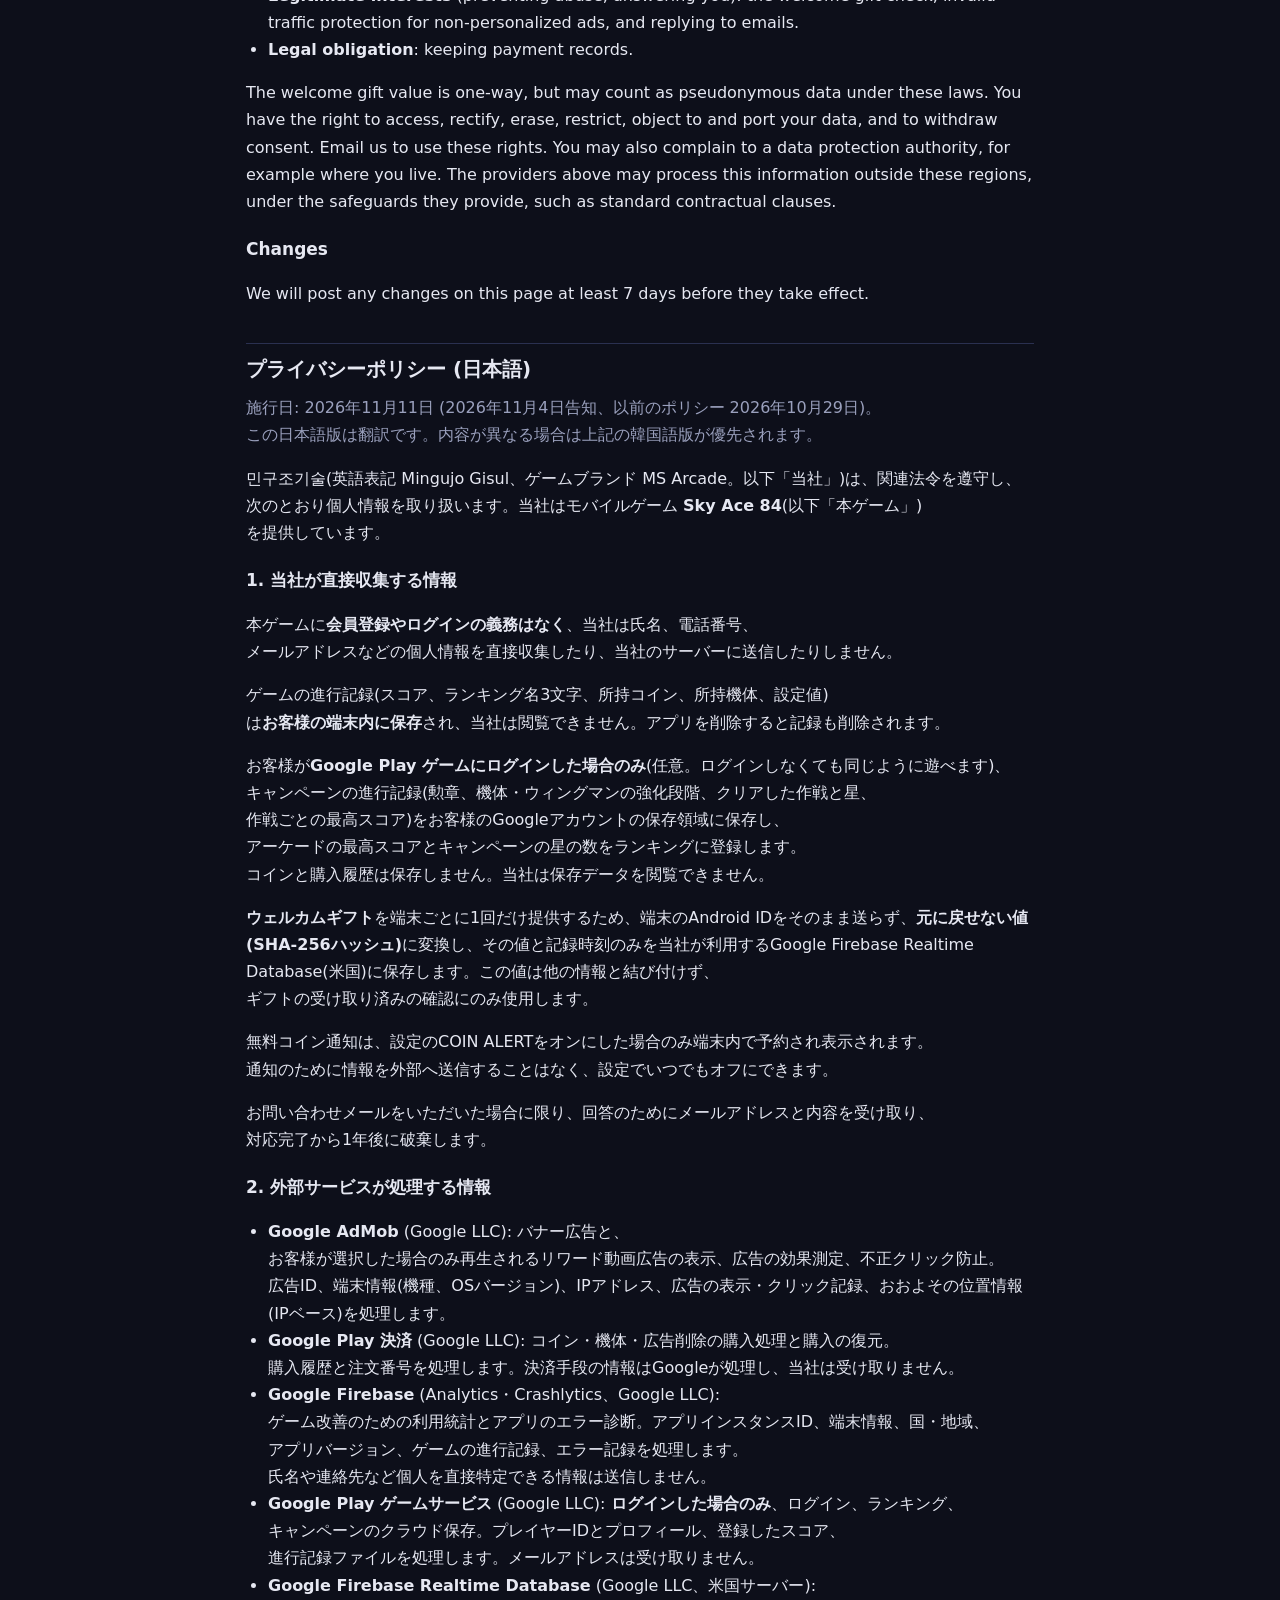
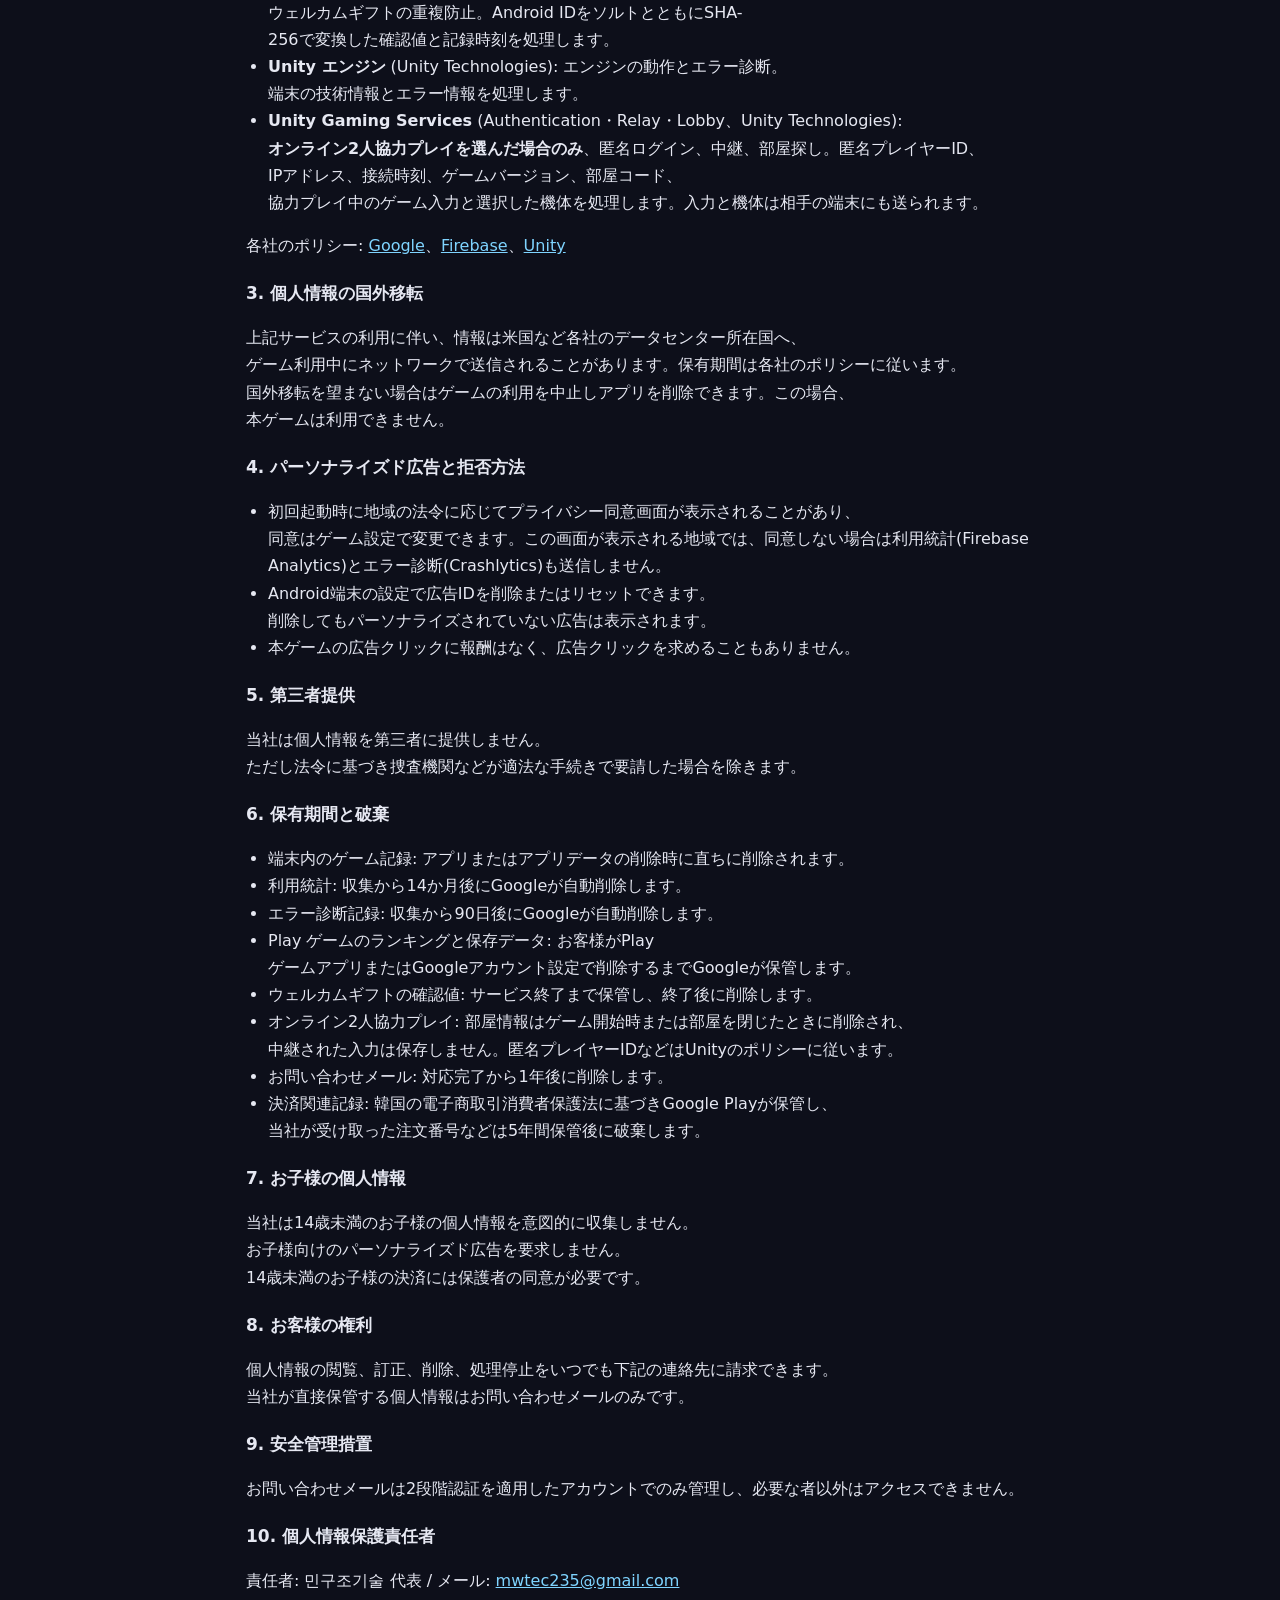
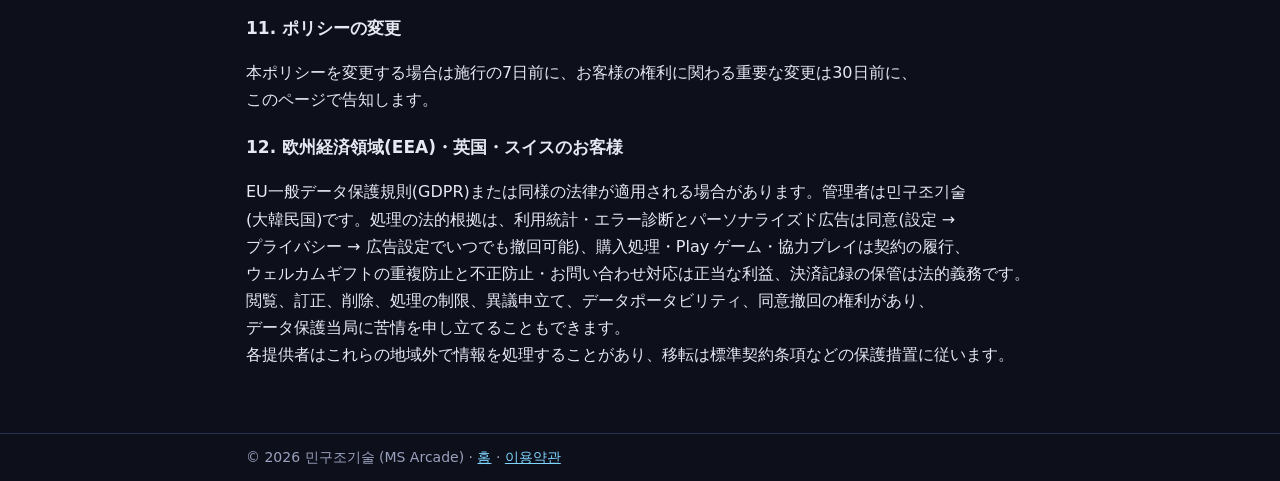
<file: privacy-2026-11-11.html>
<!doctype html>
<html lang="ko">
<head>
<meta charset="utf-8">
<meta name="robots" content="noindex">
<meta name="viewport" content="width=device-width, initial-scale=1">
<title>개인정보처리방침 - MS Arcade</title>
<link rel="icon" href="icon.png">
<link rel="stylesheet" href="style.css">
</head>
<body>
<header><div class="bar">
  <a class="brand" href="./">MS ARCADE</a>
  <nav><a href="./">홈</a> <a href="privacy.html">개인정보처리방침</a> <a href="terms.html">이용약관</a></nav>
</div></header>
<main>
<div class="card" style="border-left:4px solid #c33"><p><b>이전 버전입니다.</b> 이 개인정보처리방침는 2026년 11월 11일 ~ 11월 13일에 적용되는 버전입니다. <a href="privacy.html">현재 개인정보처리방침 보기</a> · <a href="./#notices">공지사항</a><br><span lang="en">This is a previous version of the Privacy Policy, in effect November 11 - 13, 2026. <a href="privacy.html">See the current version</a>.</span></p></div>

<h1>개인정보처리방침</h1>
<p class="sub">시행일: 2026년 11월 11일 (2026년 11월 4일 공지, 이전 방침 2026년 10월 29일) · <a href="#english" class="lang">English version below</a> · <a href="#japanese" class="lang">日本語はこちら</a></p>
<p class="sub">변경 내용: 유럽경제지역·영국·스위스 이용자를 위한 12번을 추가하고, 이용 통계와 오류 진단이 동의 화면의 선택을 따른다는 내용을 4번에 넣었습니다.</p>

<p>민구조기술(이하 "회사", 게임 브랜드 MS Arcade)은 「개인정보 보호법」 등 관련 법령을 지키며,
회사가 제공하는 모바일 게임 <b>Sky Ace 84</b>(이하 "게임")를 이용하는 분의 개인정보를 다음과 같이 처리합니다.</p>

<h2>1. 회사가 직접 수집하는 정보</h2>
<p>게임은 <b>회원 가입이나 로그인이 없으며</b>, 회사는 이름, 전화번호, 이메일 같은 개인정보를 직접 수집하거나 회사 서버로 전송하지 않습니다.</p>
<p>게임 진행 기록(점수, 랭킹 이름 3글자, 보유 코인, 보유 기체, 설정값)은 <b>이용자의 기기 안에 저장</b>되며 회사는 이를 볼 수 없습니다.
앱을 삭제하면 이 기록도 함께 삭제됩니다.</p>
<p>이용자가 <b>Google Play 게임즈에 로그인한 경우에만</b>(선택, 로그인하지 않아도 게임을 그대로 이용할 수 있음) 캠페인 진행 기록(훈장, 기체·윙맨 강화 단계, 클리어한 작전과 별, 작전별 최고 점수)을 이용자 본인의 Google 계정 저장 공간(Play 게임즈 저장된 게임)에 저장하고, 아케이드 최고 점수와 캠페인 별 수를 Play 게임즈 순위표에 올립니다. 코인과 구매 내역은 여기에 저장하지 않습니다. 회사는 이용자의 저장된 게임 파일을 볼 수 없습니다.</p>
<p><b>환영 선물</b>(처음 한 번 주는 무료 코인과 훈장)을 기기마다 한 번만 주기 위해, 게임은 기기의 Android ID를 그대로 보내지 않고 <b>되돌릴 수 없는 값(SHA-256 해시)</b>으로 바꾼 뒤 그 값과 기록 시각만 회사가 쓰는 Google Firebase Realtime Database(미국)에 남깁니다. 이 값으로는 기기나 이용자를 알아낼 수 없고, 다른 정보와 연결하지 않으며, 선물을 이미 받았는지 확인하는 데에만 씁니다.</p>
<p>무료 코인 알림은 이용자가 게임 설정(COIN ALERT)에서 켠 경우에만, 이용자의 기기 안에서 예약되어 표시됩니다. 알림을 위해 어떤 정보도 회사나 외부로 전송하지 않으며, 설정에서 언제든 끌 수 있습니다.</p>
<p>이용자가 문의 이메일을 보내는 경우에 한해, 답변을 위해 이메일 주소와 문의 내용을 받으며 문의 처리 후 1년이 지나면 파기합니다.</p>

<h2>2. 외부 서비스가 처리하는 정보</h2>
<p>게임은 광고와 결제를 위해 아래 외부 서비스를 사용합니다. 이 서비스들은 각자의 개인정보처리방침에 따라 정보를 처리합니다.</p>
<div class="tablewrap"><table>
<tr><th>서비스(제공자)</th><th>목적</th><th>처리하는 정보</th></tr>
<tr><td>Google AdMob<br>(Google LLC)</td><td>화면 위쪽 배너 광고와, 이용자가 직접 고른 경우에만 재생되는 보상형 동영상 광고 표시, 광고 성과 측정, 부정 클릭 방지</td><td>광고 ID, 기기 정보(기종, OS 버전), IP 주소, 광고 노출·클릭 기록, 대략적인 위치(IP 기반)</td></tr>
<tr><td>Google Play 결제<br>(Google LLC)</td><td>코인·기체·광고 제거 구매 처리, 구매 복원</td><td>구매 내역, 주문 번호. 결제 수단 정보는 Google이 처리하며 회사는 받지 않습니다</td></tr>
<tr><td>Google Firebase<br>(Analytics·Crashlytics, Google LLC)</td><td>게임 개선을 위한 이용 통계(어느 스테이지에서 많이 실패하는지, 이어하기·상점 이용 등)와 앱 오류(강제 종료) 진단</td><td>앱 인스턴스 ID(앱 설치마다 무작위로 정해지는 번호), 기기 정보(기종, OS 버전), 국가·지역, 앱 버전, 게임 진행 기록(스테이지, 점수, 사용 기체, 격추·실패 시점), 오류 발생 기록. 이름·연락처 등 이용자를 직접 알아볼 수 있는 정보는 보내지 않습니다</td></tr>
<tr><td>Google Play 게임즈 서비스<br>(Google LLC)</td><td><b>이용자가 로그인한 경우에만</b>: Play 게임즈 로그인, 순위표, 캠페인 진행 클라우드 저장(다른 기기·재설치 후 이어 하기)</td><td>Play 게임즈 플레이어 ID와 프로필(닉네임·아바타, 이용자가 Play 게임즈에서 정한 공개 범위에 따름), 순위표에 올린 점수, 캠페인 진행 기록 파일. 이메일 주소는 받지 않습니다</td></tr>
<tr><td>Google Firebase Realtime Database<br>(Google LLC, 미국 서버)</td><td>환영 선물 중복 지급 방지(같은 기기에서 앱을 다시 설치해도 한 번만)</td><td>기기 Android ID를 소금값과 함께 SHA-256으로 바꾼 확인값(원래 ID로 되돌릴 수 없음)과 기록 시각. 그 밖의 정보는 보내지 않습니다</td></tr>
<tr><td>Unity 엔진<br>(Unity Technologies)</td><td>게임 엔진 동작, 오류 진단</td><td>기기 기술 정보(기종, OS, 그래픽 장치), 엔진 오류 정보</td></tr>
<tr><td>Unity Gaming Services<br>(Authentication·Relay·Lobby, Unity Technologies)</td><td><b>온라인 2인 협동을 고를 때만</b>: 익명 로그인, 두 기기를 잇는 중계, 방 코드·랜덤 매칭 방 찾기</td><td>익명 플레이어 ID(Unity가 무작위로 정하는 번호, 이름·연락처와 연결되지 않음), IP 주소, 접속 시각, 게임 버전, 방 코드, 협동 중 주고받는 게임 입력(기체 이동·버튼)과 고른 기체 종류. 게임 입력과 고른 기체는 함께 하는 상대 기기에도 전달됩니다. 1인 플레이만 하면 보내지 않습니다</td></tr>
</table></div>
<p>Google의 데이터 처리 방식: <a href="https://policies.google.com/technologies/partner-sites?hl=ko">https://policies.google.com/technologies/partner-sites</a><br>
Google 개인정보처리방침: <a href="https://policies.google.com/privacy?hl=ko">https://policies.google.com/privacy</a><br>
Firebase의 데이터 처리: <a href="https://firebase.google.com/support/privacy?hl=ko">https://firebase.google.com/support/privacy</a><br>
Unity 개인정보처리방침: <a href="https://unity.com/legal/privacy-policy">https://unity.com/legal/privacy-policy</a></p>

<h2>3. 개인정보의 국외 이전</h2>
<p>위 외부 서비스를 이용하면서 아래와 같이 정보가 국외로 전송될 수 있습니다.</p>
<div class="tablewrap"><table>
<tr><th>이전받는 자</th><th>국가</th><th>이전 항목</th><th>시기와 방법</th><th>보유 기간</th></tr>
<tr><td>Google LLC<br>(<a href="https://support.google.com/policies/contact/general_privacy_form">문의 양식</a>)</td><td>미국 등 Google 데이터센터 소재국</td><td>2번 표의 AdMob·결제·Firebase·Play 게임즈 항목</td><td>게임 이용 중 광고 표시·결제·이용 통계 전송, Play 게임즈 로그인·순위표·클라우드 저장 시 네트워크로 전송</td><td>Google 정책에 따름</td></tr>
<tr><td>Unity Technologies<br>(privacy@unity3d.com)</td><td>미국 등 Unity 서버 소재국</td><td>2번 표의 Unity 엔진·Unity Gaming Services 항목</td><td>게임 실행 중, 온라인 2인 협동 중 네트워크로 전송</td><td>Unity 정책에 따름 (협동 방 정보는 방을 닫으면 삭제)</td></tr>
</table></div>
<p>국외 이전을 원하지 않으면 게임 이용을 중단하고 앱을 삭제할 수 있습니다. 이 경우 게임을 이용할 수 없습니다.</p>

<h2>4. 맞춤형 광고와 거부 방법</h2>
<ul>
<li>게임을 처음 실행할 때 지역 법령에 따라 개인정보 동의 화면이 표시될 수 있으며, 동의 여부는 게임 설정에서 다시 바꿀 수 있습니다. 이 화면이 표시되는 지역에서는 동의하지 않으면 이용 통계(Firebase Analytics)와 오류 진단(Crashlytics)도 보내지 않습니다.</li>
<li>Android 기기의 <b>설정 → 개인정보 보호(또는 Google) → 광고</b>에서 광고 ID를 삭제하거나 재설정할 수 있습니다. 광고 ID를 삭제해도 광고는 표시되지만 맞춤형이 아닌 광고가 표시됩니다.</li>
<li>게임의 광고 보상은 없으며, 광고 클릭을 요구하지 않습니다.</li>
</ul>

<h2>5. 개인정보의 제3자 제공</h2>
<p>회사는 이용자의 개인정보를 제3자에게 제공하지 않습니다. 다만 법령에 따라 수사기관 등이 적법한 절차로 요청하는 경우는 예외로 합니다.</p>

<h2>6. 보유 기간과 파기</h2>
<ul>
<li>기기에 저장된 게임 기록: 앱 삭제 또는 앱 데이터 삭제 시 즉시 삭제됩니다.</li>
<li>이용 통계(Firebase Analytics): 수집 후 14개월이 지나면 Google이 자동으로 삭제합니다.</li>
<li>오류 진단 기록(Firebase Crashlytics): 수집 후 90일이 지나면 Google이 자동으로 삭제합니다.</li>
<li>Play 게임즈 순위표 점수와 저장된 게임: 이용자가 Play 게임즈 앱 또는 Google 계정 설정에서 지울 때까지 Google이 보관합니다(Play 게임즈 프로필을 삭제하면 함께 삭제).</li>
<li>환영 선물 기기 확인값(Firebase Realtime Database): 중복 지급을 막기 위해 게임 서비스가 끝날 때까지 보관하고, 서비스 종료 후 삭제합니다.</li>
<li>온라인 2인 협동(Unity Gaming Services): 방 정보는 판이 시작되거나 방을 닫으면 삭제되고, 중계된 게임 입력은 저장하지 않습니다. 익명 플레이어 ID 등은 Unity 정책에 따라 보관됩니다.</li>
<li>문의 이메일: 문의 처리 후 1년 뒤 삭제합니다.</li>
<li>결제 관련 기록: 「전자상거래 등에서의 소비자보호에 관한 법률」에 따라 Google Play가 보관하며, 회사가 받은 주문 번호 등은 5년간 보관 후 파기합니다.</li>
</ul>

<h2>7. 아동의 개인정보</h2>
<p>회사는 만 14세 미만 아동의 개인정보를 알고서 수집하지 않습니다. 광고는 Google AdMob 정책에 따라 표시되며, 회사는 아동 대상 맞춤형 광고를 요청하지 않습니다.
만 14세 미만 아동이 결제를 하려면 보호자의 동의가 필요하며, 보호자는 Google Play의 자녀 보호 기능으로 결제를 제한할 수 있습니다.</p>

<h2>8. 이용자의 권리</h2>
<p>이용자는 회사에 대해 언제든지 개인정보 열람, 정정, 삭제, 처리 정지를 요청할 수 있습니다. 아래 연락처로 요청하시면 지체 없이 처리합니다.
회사가 직접 보관하는 개인정보는 문의 이메일뿐이며, 기기에 저장된 게임 기록은 앱 삭제로 직접 지울 수 있습니다.</p>

<h2>9. 안전성 확보 조치</h2>
<p>회사는 문의 이메일을 2단계 인증이 적용된 계정에서만 관리하고, 필요한 사람 외에는 접근할 수 없도록 합니다.</p>

<h2>10. 개인정보 보호책임자</h2>
<ul>
<li>책임자: 민구조기술 대표</li>
<li>이메일: <a href="mailto:mwtec235@gmail.com">mwtec235@gmail.com</a></li>
</ul>
<p>개인정보 침해에 대한 신고나 상담은 아래 기관에도 문의할 수 있습니다.</p>
<ul>
<li>개인정보침해 신고센터: 국번 없이 118 (<a href="https://privacy.kisa.or.kr">privacy.kisa.or.kr</a>)</li>
<li>개인정보 분쟁조정위원회: 1833-6972 (<a href="https://www.kopico.go.kr">www.kopico.go.kr</a>)</li>
</ul>

<h2>11. 방침의 변경</h2>
<p>이 방침이 바뀌면 시행 7일 전에 이 페이지에 알립니다. 이용자 권리에 중요한 변경은 30일 전에 알립니다.</p>

<h2>12. 유럽경제지역(EEA)·영국·스위스 이용자</h2>
<p>이 지역 이용자에게는 EU 일반 개인정보 보호법(GDPR) 또는 해당 지역의 같은 성격의 법이 적용될 수 있으며, 다음 내용이 함께 적용됩니다. 개인정보 처리자는 민구조기술(대한민국)이며 연락처는 10번과 같습니다.</p>
<div class="tablewrap"><table>
<tr><th>처리 내용</th><th>법적 근거</th></tr>
<tr><td>이용 통계·오류 진단(Firebase), 맞춤형 광고</td><td>동의. 게임 설정 → 개인정보 → 광고 설정에서 언제든 철회할 수 있으며, 철회 전의 처리는 영향을 받지 않습니다</td></tr>
<tr><td>구매 처리·구매 복원, Play 게임즈와 온라인 2인 협동(이용자가 고른 경우)</td><td>이용자와의 계약 이행</td></tr>
<tr><td>환영 선물 중복 지급 방지, 비맞춤형 광고의 부정 사용 방지, 문의 답변</td><td>정당한 이익(부정 사용 방지, 문의 대응)</td></tr>
<tr><td>결제 기록 보관</td><td>법적 의무</td></tr>
</table></div>
<p>환영 선물 확인값은 되돌릴 수 없는 값이지만, 이 지역의 법에서는 가명 정보로 볼 수 있습니다.</p>
<p>이용자는 열람, 정정, 삭제, 처리 제한, 처리 반대, 이동 요청, 동의 철회의 권리가 있습니다. 10번의 이메일로 요청하면 되고, 거주지 등의 개인정보 감독기관에 불만을 제기할 수도 있습니다. 위 서비스 제공자는 이 정보를 미국 등 이 지역 밖에서 처리할 수 있으며, 국외 이전은 각 제공자가 제공하는 표준 계약 조항 등의 보호 조치에 따릅니다.</p>

<h2 id="english" lang="en">Privacy Policy (English)</h2>
<div lang="en">
<p class="sub">Effective date: November 11, 2026 (announced November 4, 2026; previous version October 29, 2026). Added: a section for users in the EEA, the UK and Switzerland, and that play statistics and crash reports follow your choice on the consent screen.</p>
<p><b>MS Arcade</b> ("we", a game brand of Mingujo Gisul (민구조기술), a sole proprietorship in Korea) operates the mobile game <b>Sky Ace 84</b>. The Korean version above prevails if the two versions differ.</p>
<h3>Information we collect</h3>
<p>The game has no account or login. We do not collect your name, phone number or email, and we do not send any personal information to our own servers.
Game progress (scores, 3-letter ranking names, coins, owned planes, settings) is stored <b>on your device</b> and is deleted when you uninstall the app.
<b>Only if you sign in to Google Play Games</b> (optional; the game plays the same without it), your campaign progress (medals, plane and wingman upgrade levels, cleared operations and stars, best scores) is kept in your own Google account (Play Games Saved Games), and your arcade high score and campaign star count go on the Play Games leaderboards. Coins and purchases are not stored there. We cannot see your saved game file.
Free coin reminders are scheduled on your device only when you switch on COIN ALERT in the game settings; no information is sent for them, and you can switch them off at any time.
So that the <b>welcome gift</b> (free coins and medals given once) is given only once per device, the game turns the device's Android ID into a one-way value (a salted SHA-256 hash) and stores only that value and the time in our Google Firebase Realtime Database (United States). The value cannot identify your device or you, is not linked to anything else, and is used only to check whether the gift was already taken. It is kept until the game service ends.
If you email us, we use your email address and message only to reply, and delete them one year after the inquiry is resolved.</p>
<h3>Third-party services</h3>
<ul>
<li><b>Google AdMob</b> (Google LLC): shows a banner ad at the top of the screen and, only when the player chooses to watch one, rewarded video ads. It may process the advertising ID, device information, IP address, approximate location and ad interactions. See <a href="https://policies.google.com/technologies/partner-sites">How Google uses information from sites or apps that use its services</a>.</li>
<li><b>Google Play Billing</b> (Google LLC): processes purchases of coins, planes and Remove Ads. We never receive your payment card details.</li>
<li><b>Google Firebase</b> (Analytics and Crashlytics, Google LLC): play statistics that help us improve the game (for example where players fail most, use of continues and the shop) and crash reports. It processes an app instance ID (a random number for each installation), device model, OS version, country/region, app version, game progress (stage, score, plane, when a run ends) and crash data. Nothing that directly identifies you, such as your name or contact details, is sent. Statistics are deleted after 14 months and crash data after 90 days. See <a href="https://firebase.google.com/support/privacy">Privacy and Security in Firebase</a>.</li>
<li><b>Unity engine</b> (Unity Technologies): may collect technical device information and engine error data. See <a href="https://unity.com/legal/privacy-policy">Unity Privacy Policy</a>.</li>
<li><b>Google Play Games Services</b> (Google LLC): <b>only when you sign in</b>, sign-in, leaderboards and the campaign progress in Saved Games. It processes your Play Games player ID and profile (gamer name and avatar, as visible under your Play Games settings), the scores sent to the leaderboards and the saved progress file; we do not receive your email address. Scores and saved games are kept by Google until you delete them in the Play Games app or your Google account settings.</li>
<li><b>Unity Gaming Services</b> (Authentication, Relay and Lobby, Unity Technologies): <b>only when you choose online two-player co-op</b>, an anonymous sign-in, a relay between the two devices and finding a room by code or random match. It processes an anonymous player ID (a random number not linked to your name or contact details), IP address, connection time, game version, room code, and the game inputs (plane movement and buttons) and plane chosen during co-op, which are also sent to your partner's device. Room data is deleted when the game starts or the room closes; relayed inputs are not stored. Nothing is sent if you only play alone.</li>
</ul>
<p>This information may be transferred to and processed in the United States and other countries where these providers operate.</p>
<h3>Your choices</h3>
<p>You can reset or delete your advertising ID in Android Settings, and change consent choices in the game settings where required by law. Where the consent screen is shown, play statistics (Firebase Analytics) and crash reports (Crashlytics) are not sent unless you consent.
There are no rewards for clicking ads. We do not share personal information with third parties except as required by law.</p>
<h3>Children</h3>
<p>We do not knowingly collect personal information from children under 14 and do not request personalized ads for children.</p>
<h3>Contact</h3>
<p>Privacy officer: Representative of Mingujo Gisul (MS Arcade) — <a href="mailto:mwtec235@gmail.com">mwtec235@gmail.com</a></p>
<h3>Users in the EEA, the UK and Switzerland</h3>
<p>The EU General Data Protection Regulation (GDPR) or an equivalent local law may apply to you. The controller is Mingujo Gisul (민구조기술), Republic of Korea; contact details are above. Legal bases:</p>
<ul>
<li><b>Consent</b>: play statistics and crash reports (Firebase) and personalized ads. You can withdraw at any time in Settings &gt; Privacy &gt; Ad settings; this does not affect processing before withdrawal.</li>
<li><b>Performance of a contract</b>: processing and restoring purchases, and Play Games and online co-op when you choose them.</li>
<li><b>Legitimate interests</b> (preventing abuse, answering you): the welcome gift check, invalid traffic protection for non-personalized ads, and replying to emails.</li>
<li><b>Legal obligation</b>: keeping payment records.</li>
</ul>
<p>The welcome gift value is one-way, but may count as pseudonymous data under these laws. You have the right to access, rectify, erase, restrict, object to and port your data, and to withdraw consent. Email us to use these rights. You may also complain to a data protection authority, for example where you live. The providers above may process this information outside these regions, under the safeguards they provide, such as standard contractual clauses.</p>
<h3>Changes</h3>
<p>We will post any changes on this page at least 7 days before they take effect.</p>
</div>
<h2 id="japanese" lang="ja">プライバシーポリシー (日本語)</h2>
<div lang="ja">
<p class="sub">施行日: 2026年11月11日 (2026年11月4日告知、以前のポリシー 2026年10月29日)。この日本語版は翻訳です。内容が異なる場合は上記の韓国語版が優先されます。</p>
<p>민구조기술(英語表記 Mingujo Gisul、ゲームブランド MS Arcade。以下「当社」)は、関連法令を遵守し、次のとおり個人情報を取り扱います。当社はモバイルゲーム <b>Sky Ace 84</b>(以下「本ゲーム」)を提供しています。</p>
<h3>1. 当社が直接収集する情報</h3>
<p>本ゲームに<b>会員登録やログインの義務はなく</b>、当社は氏名、電話番号、メールアドレスなどの個人情報を直接収集したり、当社のサーバーに送信したりしません。</p>
<p>ゲームの進行記録(スコア、ランキング名3文字、所持コイン、所持機体、設定値)は<b>お客様の端末内に保存</b>され、当社は閲覧できません。アプリを削除すると記録も削除されます。</p>
<p>お客様が<b>Google Play ゲームにログインした場合のみ</b>(任意。ログインしなくても同じように遊べます)、キャンペーンの進行記録(勲章、機体・ウィングマンの強化段階、クリアした作戦と星、作戦ごとの最高スコア)をお客様のGoogleアカウントの保存領域に保存し、アーケードの最高スコアとキャンペーンの星の数をランキングに登録します。コインと購入履歴は保存しません。当社は保存データを閲覧できません。</p>
<p><b>ウェルカムギフト</b>を端末ごとに1回だけ提供するため、端末のAndroid IDをそのまま送らず、<b>元に戻せない値(SHA-256ハッシュ)</b>に変換し、その値と記録時刻のみを当社が利用するGoogle Firebase Realtime Database(米国)に保存します。この値は他の情報と結び付けず、ギフトの受け取り済みの確認にのみ使用します。</p>
<p>無料コイン通知は、設定のCOIN ALERTをオンにした場合のみ端末内で予約され表示されます。通知のために情報を外部へ送信することはなく、設定でいつでもオフにできます。</p>
<p>お問い合わせメールをいただいた場合に限り、回答のためにメールアドレスと内容を受け取り、対応完了から1年後に破棄します。</p>
<h3>2. 外部サービスが処理する情報</h3>
<ul>
<li><b>Google AdMob</b> (Google LLC): バナー広告と、お客様が選択した場合のみ再生されるリワード動画広告の表示、広告の効果測定、不正クリック防止。広告ID、端末情報(機種、OSバージョン)、IPアドレス、広告の表示・クリック記録、おおよその位置情報(IPベース)を処理します。</li>
<li><b>Google Play 決済</b> (Google LLC): コイン・機体・広告削除の購入処理と購入の復元。購入履歴と注文番号を処理します。決済手段の情報はGoogleが処理し、当社は受け取りません。</li>
<li><b>Google Firebase</b> (Analytics・Crashlytics、Google LLC): ゲーム改善のための利用統計とアプリのエラー診断。アプリインスタンスID、端末情報、国・地域、アプリバージョン、ゲームの進行記録、エラー記録を処理します。氏名や連絡先など個人を直接特定できる情報は送信しません。</li>
<li><b>Google Play ゲームサービス</b> (Google LLC): <b>ログインした場合のみ</b>、ログイン、ランキング、キャンペーンのクラウド保存。プレイヤーIDとプロフィール、登録したスコア、進行記録ファイルを処理します。メールアドレスは受け取りません。</li>
<li><b>Google Firebase Realtime Database</b> (Google LLC、米国サーバー): ウェルカムギフトの重複防止。Android IDをソルトとともにSHA-256で変換した確認値と記録時刻を処理します。</li>
<li><b>Unity エンジン</b> (Unity Technologies): エンジンの動作とエラー診断。端末の技術情報とエラー情報を処理します。</li>
<li><b>Unity Gaming Services</b> (Authentication・Relay・Lobby、Unity Technologies): <b>オンライン2人協力プレイを選んだ場合のみ</b>、匿名ログイン、中継、部屋探し。匿名プレイヤーID、IPアドレス、接続時刻、ゲームバージョン、部屋コード、協力プレイ中のゲーム入力と選択した機体を処理します。入力と機体は相手の端末にも送られます。</li>
</ul>
<p>各社のポリシー: <a href="https://policies.google.com/privacy?hl=ja">Google</a>、<a href="https://firebase.google.com/support/privacy?hl=ja">Firebase</a>、<a href="https://unity.com/legal/privacy-policy">Unity</a></p>
<h3>3. 個人情報の国外移転</h3>
<p>上記サービスの利用に伴い、情報は米国など各社のデータセンター所在国へ、ゲーム利用中にネットワークで送信されることがあります。保有期間は各社のポリシーに従います。国外移転を望まない場合はゲームの利用を中止しアプリを削除できます。この場合、本ゲームは利用できません。</p>
<h3>4. パーソナライズド広告と拒否方法</h3>
<ul>
<li>初回起動時に地域の法令に応じてプライバシー同意画面が表示されることがあり、同意はゲーム設定で変更できます。この画面が表示される地域では、同意しない場合は利用統計(Firebase Analytics)とエラー診断(Crashlytics)も送信しません。</li>
<li>Android端末の設定で広告IDを削除またはリセットできます。削除してもパーソナライズされていない広告は表示されます。</li>
<li>本ゲームの広告クリックに報酬はなく、広告クリックを求めることもありません。</li>
</ul>
<h3>5. 第三者提供</h3>
<p>当社は個人情報を第三者に提供しません。ただし法令に基づき捜査機関などが適法な手続きで要請した場合を除きます。</p>
<h3>6. 保有期間と破棄</h3>
<ul>
<li>端末内のゲーム記録: アプリまたはアプリデータの削除時に直ちに削除されます。</li>
<li>利用統計: 収集から14か月後にGoogleが自動削除します。</li>
<li>エラー診断記録: 収集から90日後にGoogleが自動削除します。</li>
<li>Play ゲームのランキングと保存データ: お客様がPlay ゲームアプリまたはGoogleアカウント設定で削除するまでGoogleが保管します。</li>
<li>ウェルカムギフトの確認値: サービス終了まで保管し、終了後に削除します。</li>
<li>オンライン2人協力プレイ: 部屋情報はゲーム開始時または部屋を閉じたときに削除され、中継された入力は保存しません。匿名プレイヤーIDなどはUnityのポリシーに従います。</li>
<li>お問い合わせメール: 対応完了から1年後に削除します。</li>
<li>決済関連記録: 韓国の電子商取引消費者保護法に基づきGoogle Playが保管し、当社が受け取った注文番号などは5年間保管後に破棄します。</li>
</ul>
<h3>7. お子様の個人情報</h3>
<p>当社は14歳未満のお子様の個人情報を意図的に収集しません。お子様向けのパーソナライズド広告を要求しません。14歳未満のお子様の決済には保護者の同意が必要です。</p>
<h3>8. お客様の権利</h3>
<p>個人情報の閲覧、訂正、削除、処理停止をいつでも下記の連絡先に請求できます。当社が直接保管する個人情報はお問い合わせメールのみです。</p>
<h3>9. 安全管理措置</h3>
<p>お問い合わせメールは2段階認証を適用したアカウントでのみ管理し、必要な者以外はアクセスできません。</p>
<h3>10. 個人情報保護責任者</h3>
<p>責任者: 민구조기술 代表 / メール: <a href="mailto:mwtec235@gmail.com">mwtec235@gmail.com</a></p>
<h3>11. ポリシーの変更</h3>
<p>本ポリシーを変更する場合は施行の7日前に、お客様の権利に関わる重要な変更は30日前に、このページで告知します。</p>
<h3>12. 欧州経済領域(EEA)・英国・スイスのお客様</h3>
<p>EU一般データ保護規則(GDPR)または同様の法律が適用される場合があります。管理者は민구조기술(大韓民国)です。処理の法的根拠は、利用統計・エラー診断とパーソナライズド広告は同意(設定 → プライバシー → 広告設定でいつでも撤回可能)、購入処理・Play ゲーム・協力プレイは契約の履行、ウェルカムギフトの重複防止と不正防止・お問い合わせ対応は正当な利益、決済記録の保管は法的義務です。閲覧、訂正、削除、処理の制限、異議申立て、データポータビリティ、同意撤回の権利があり、データ保護当局に苦情を申し立てることもできます。各提供者はこれらの地域外で情報を処理することがあり、移転は標準契約条項などの保護措置に従います。</p>
</div>
</main>
<footer><div class="bar">© 2026 민구조기술 (MS Arcade) · <a href="./">홈</a> · <a href="terms.html">이용약관</a></div></footer>
</body>
</html>
</file>
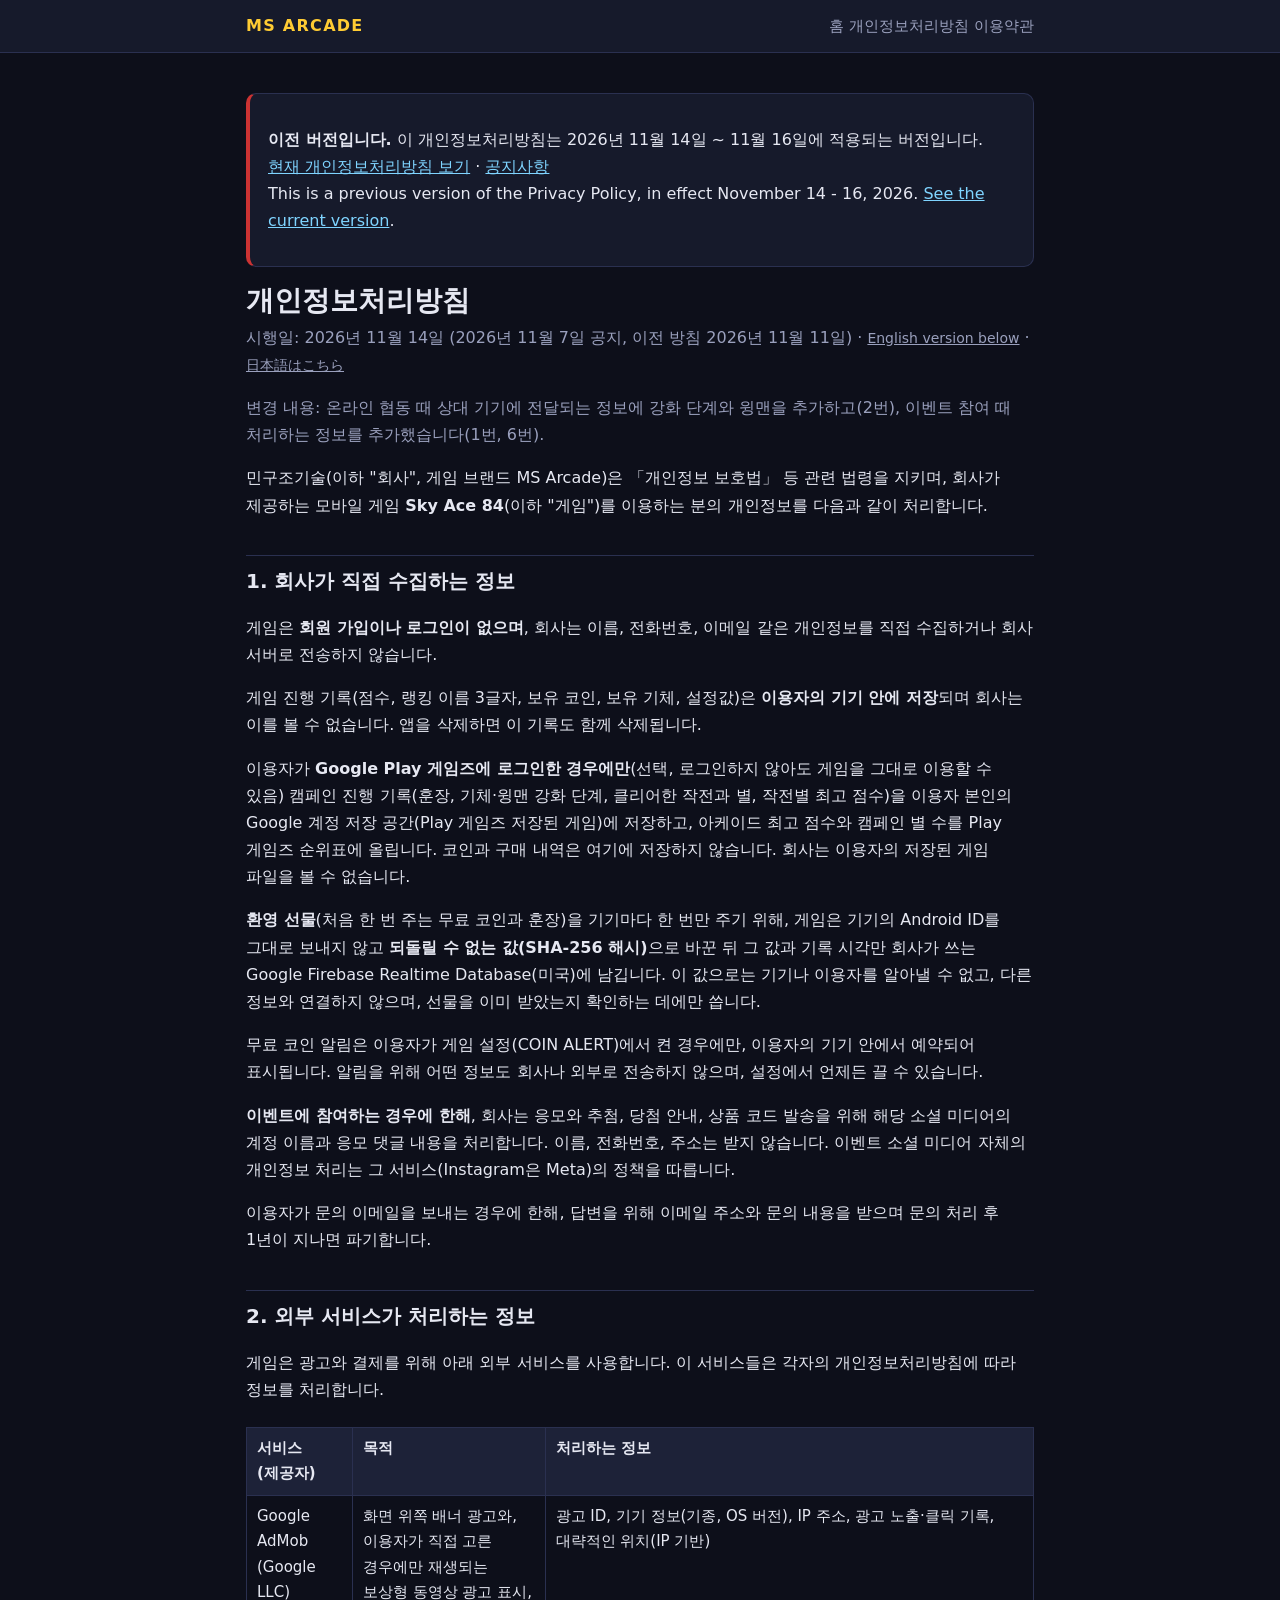
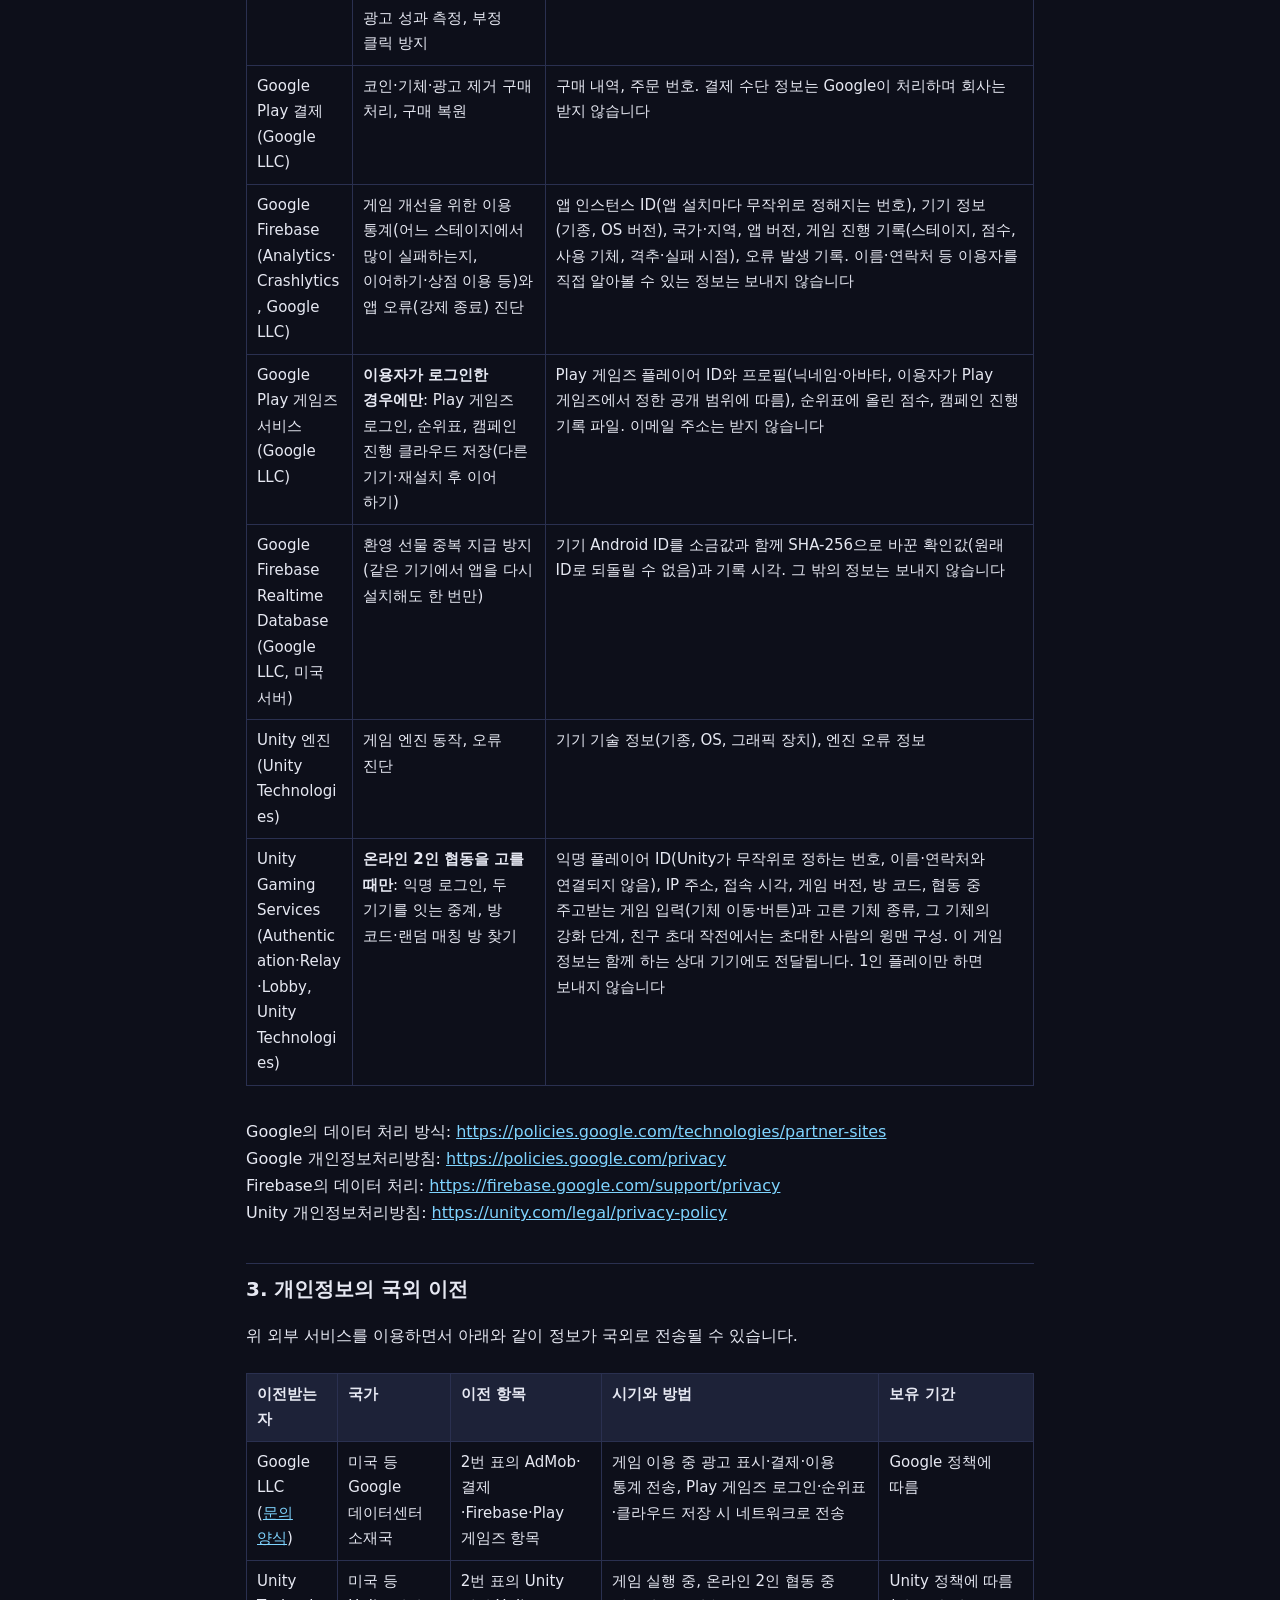
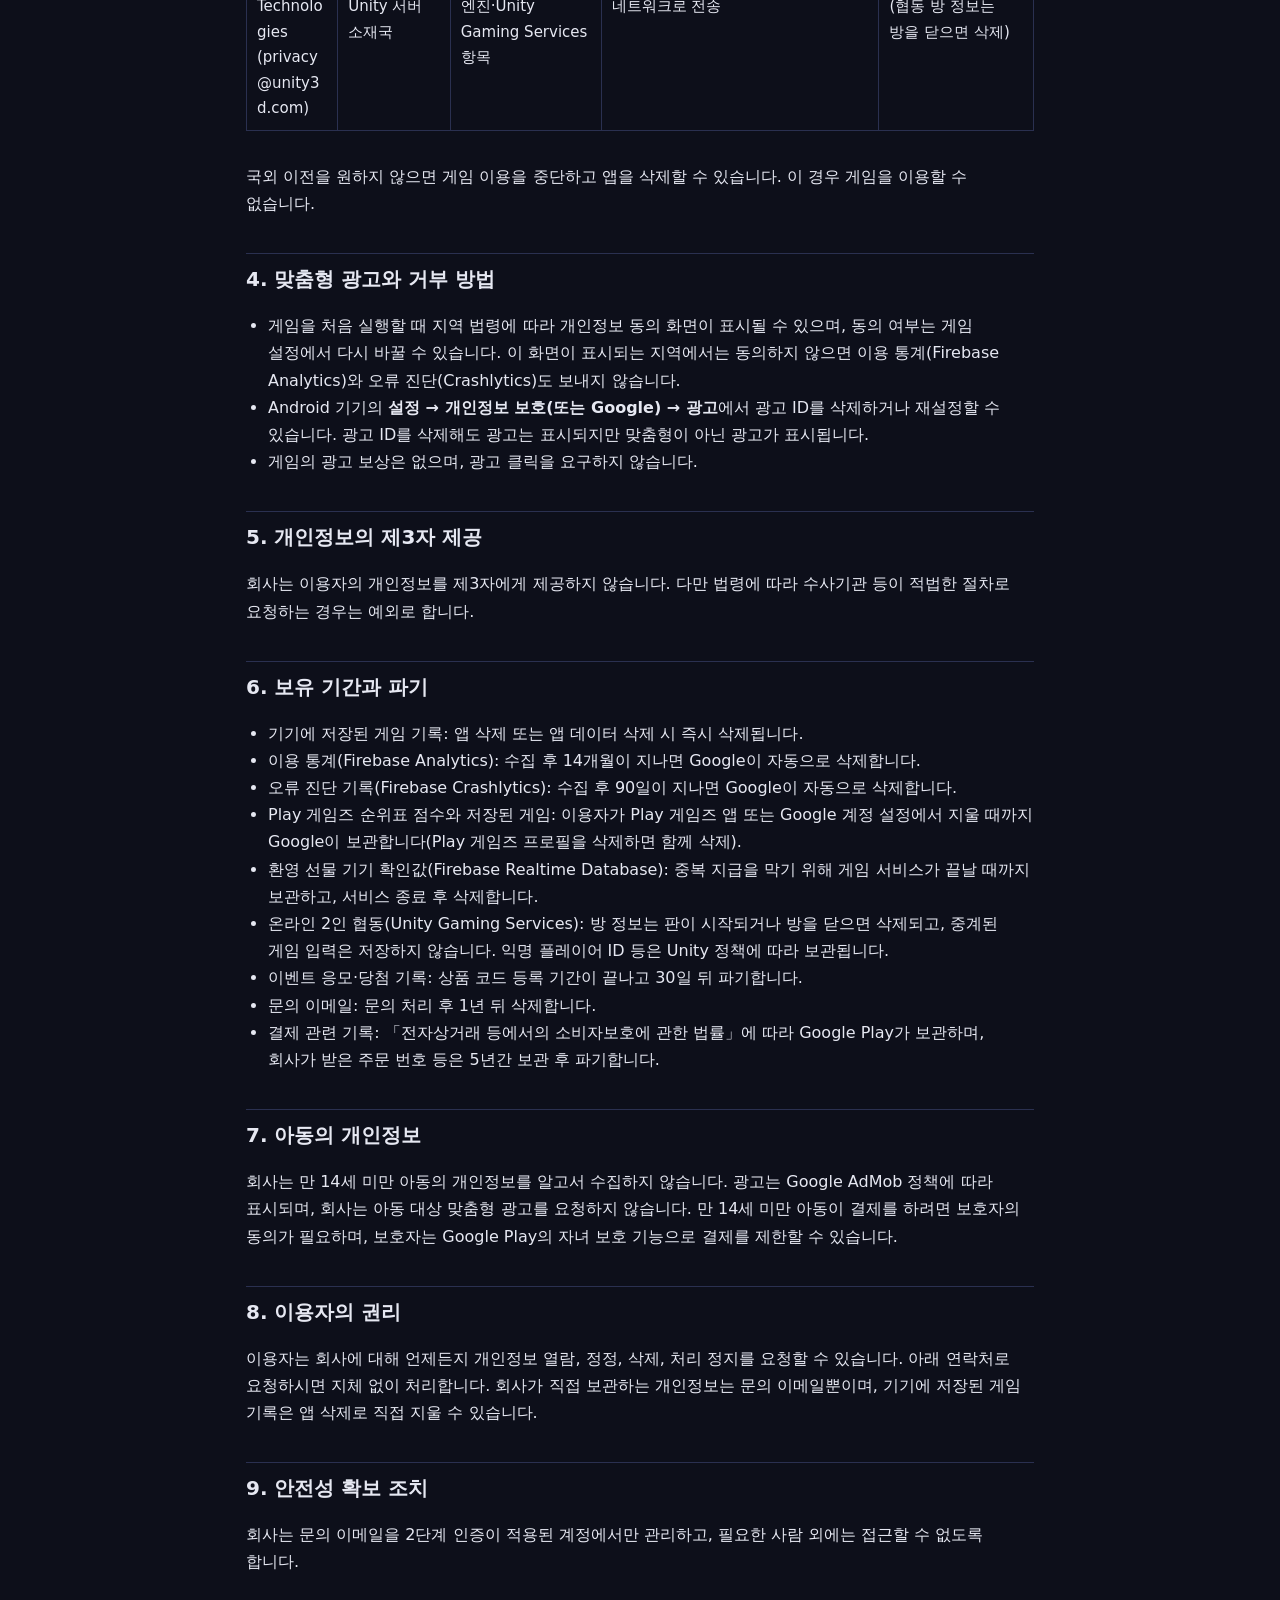
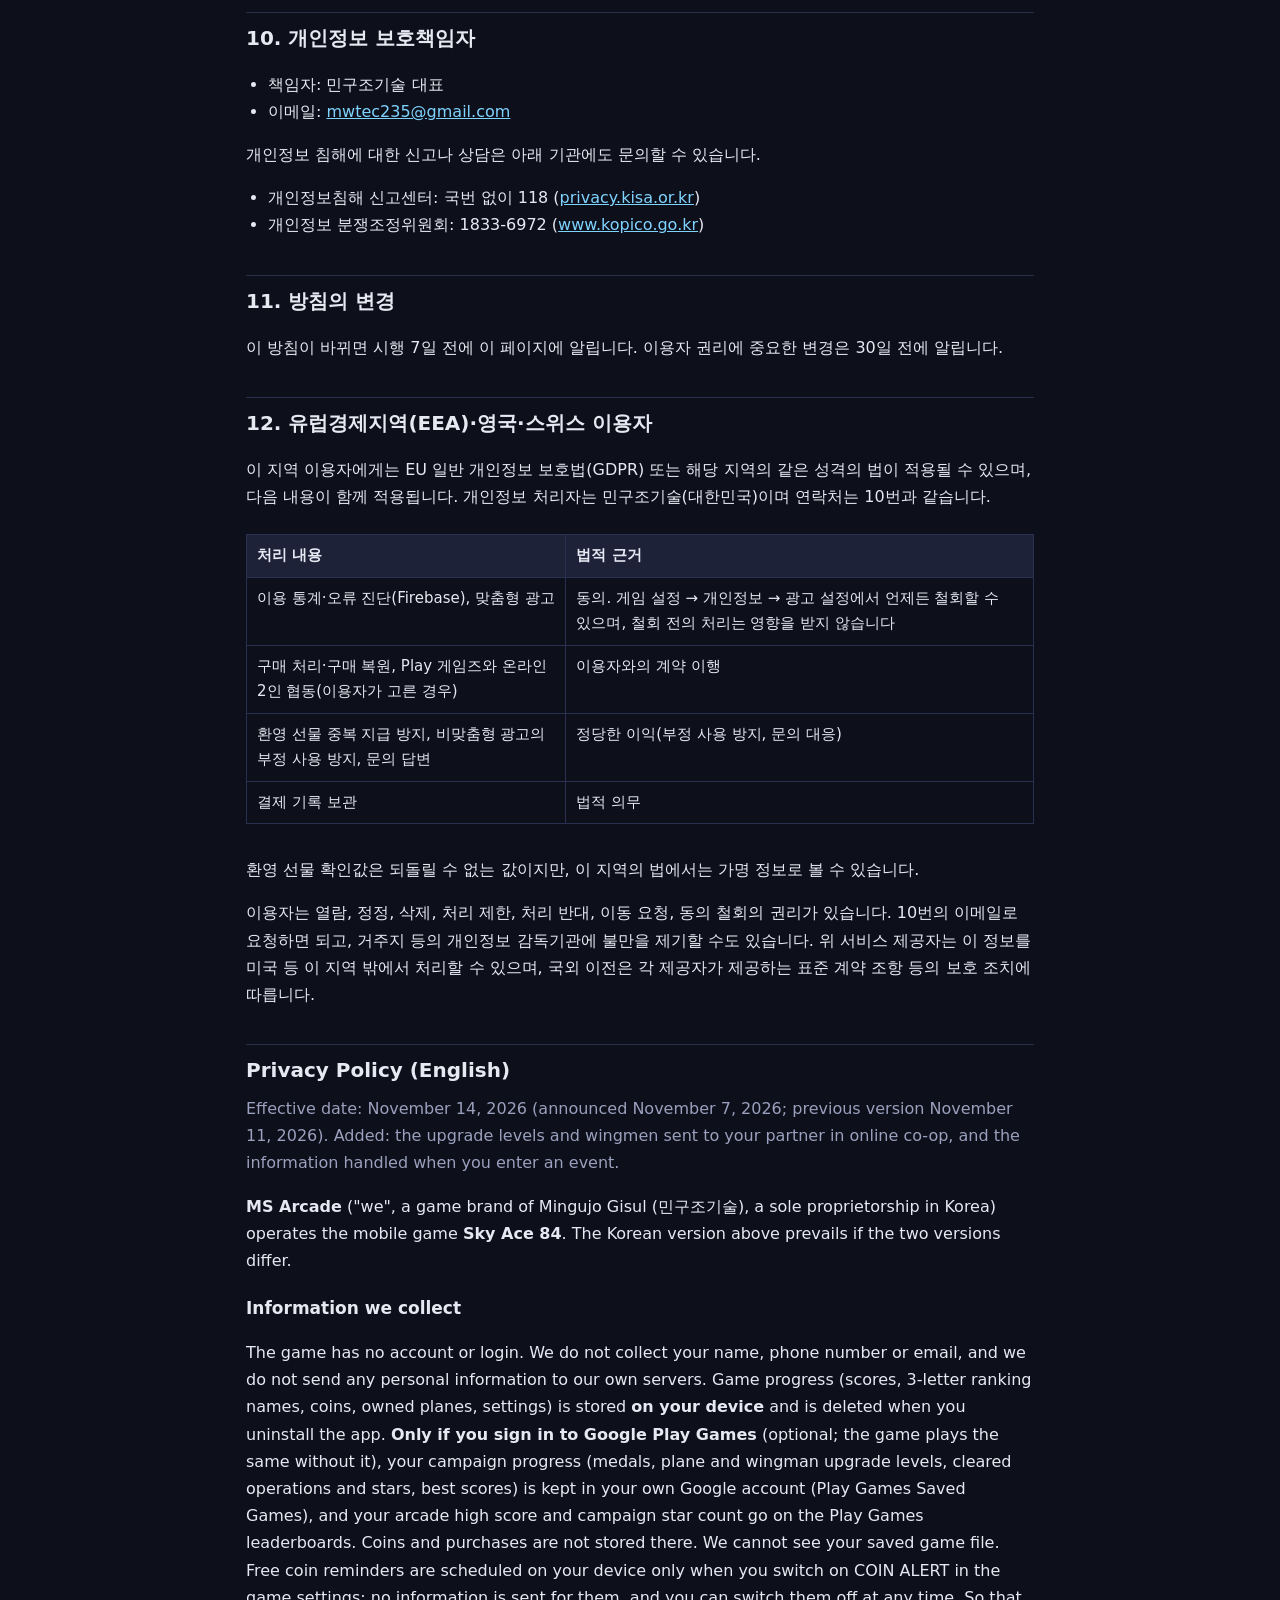
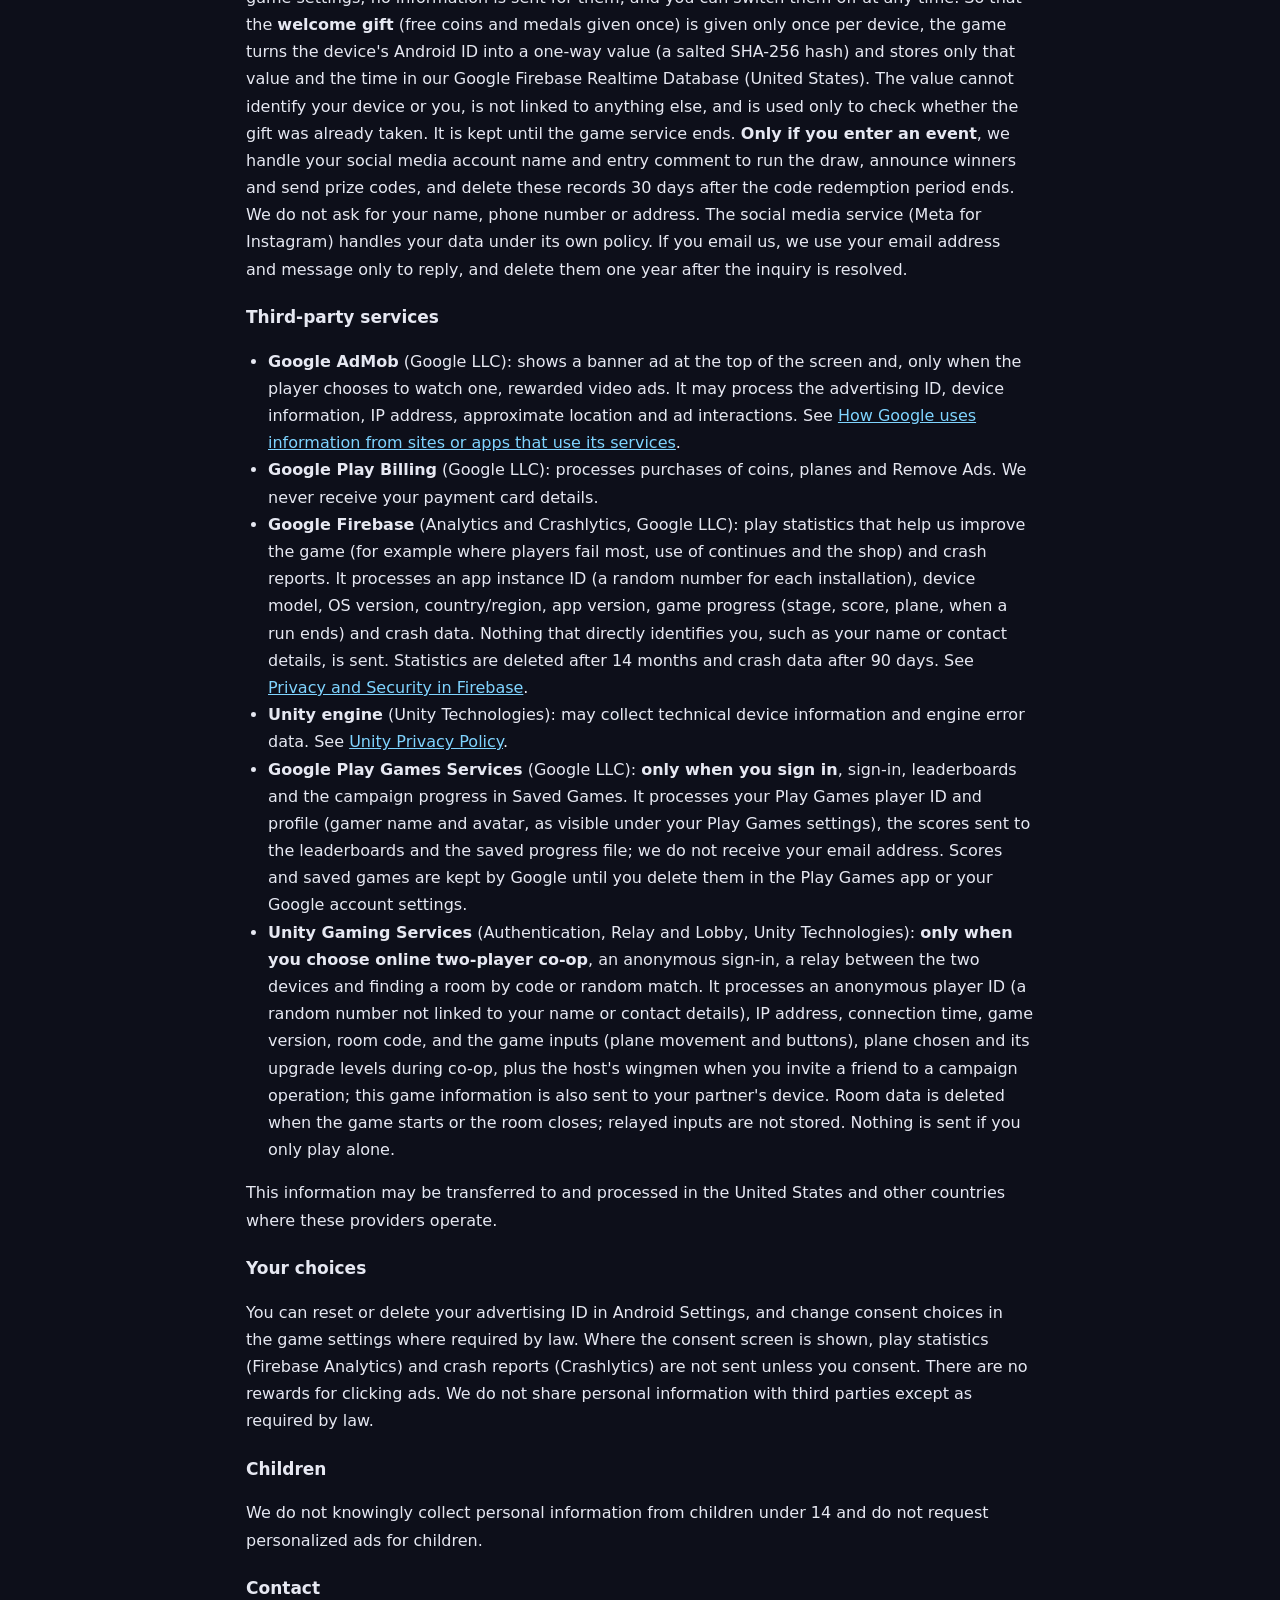
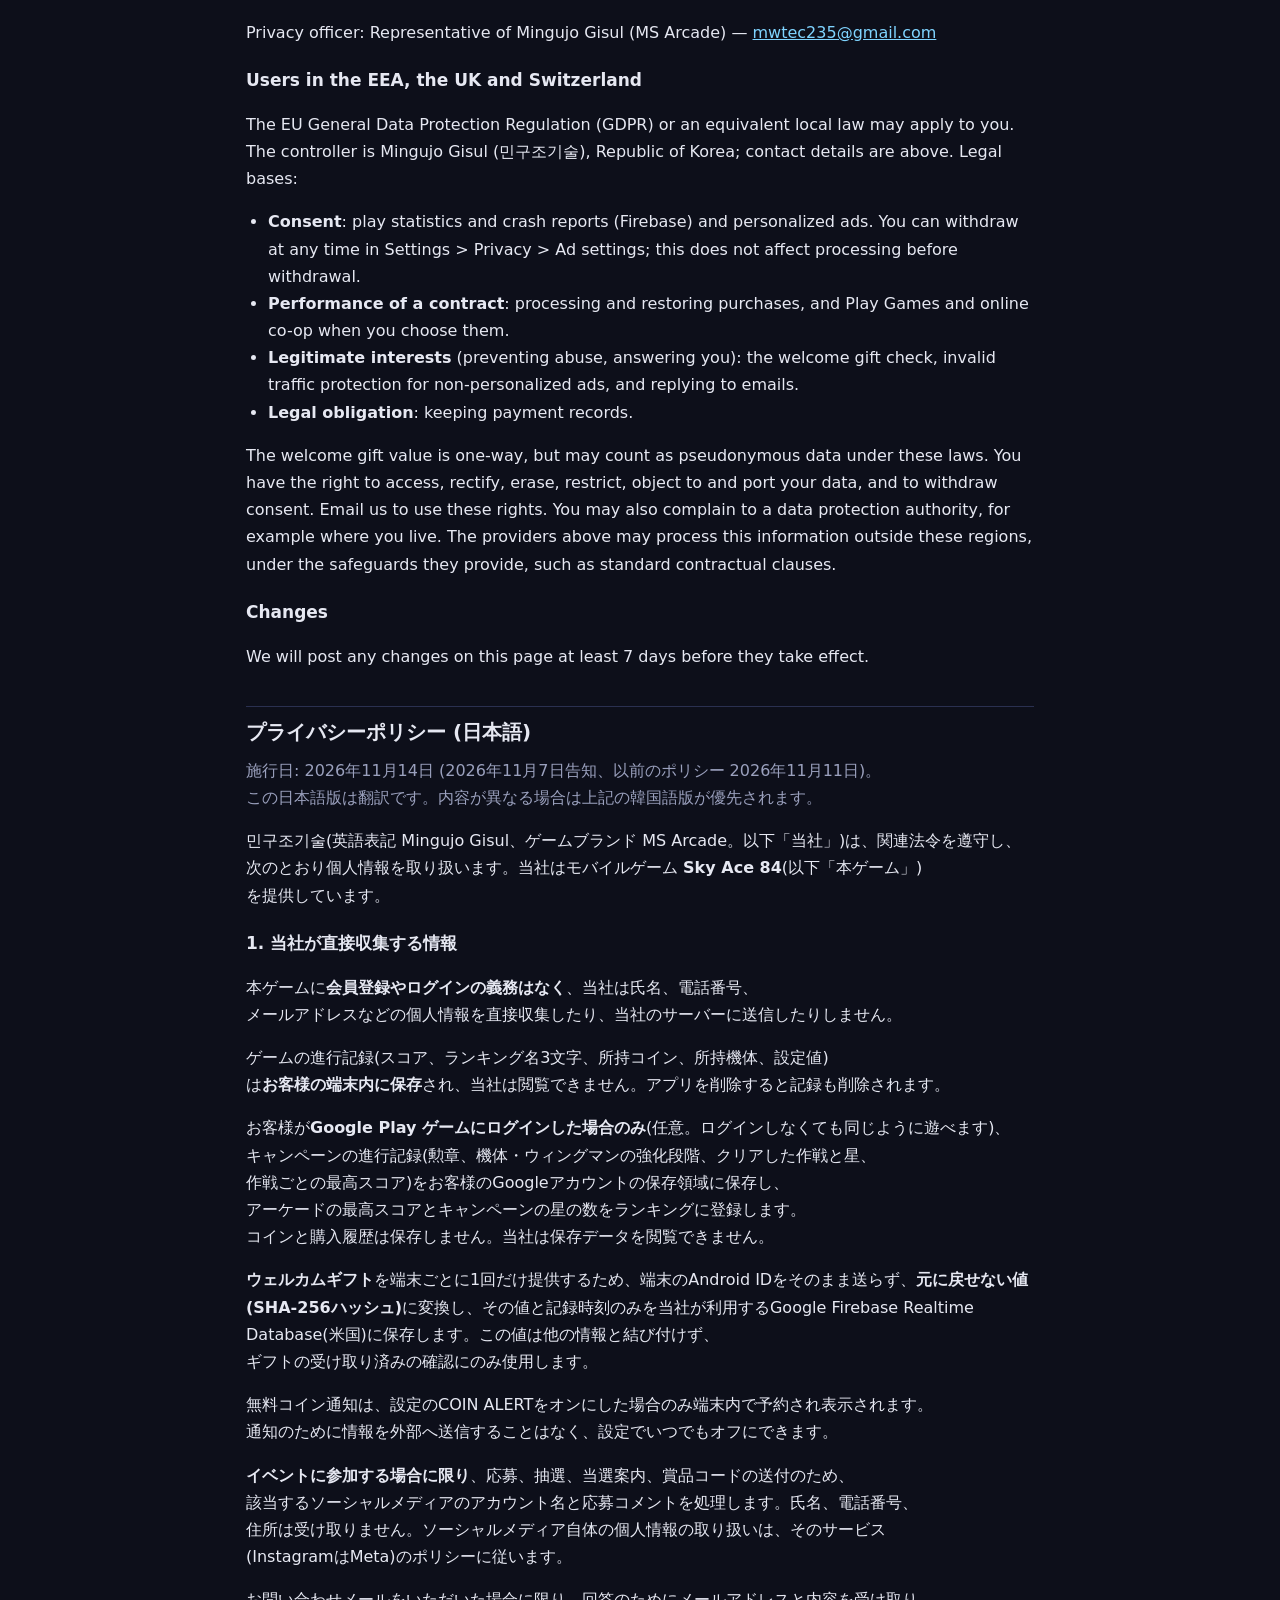
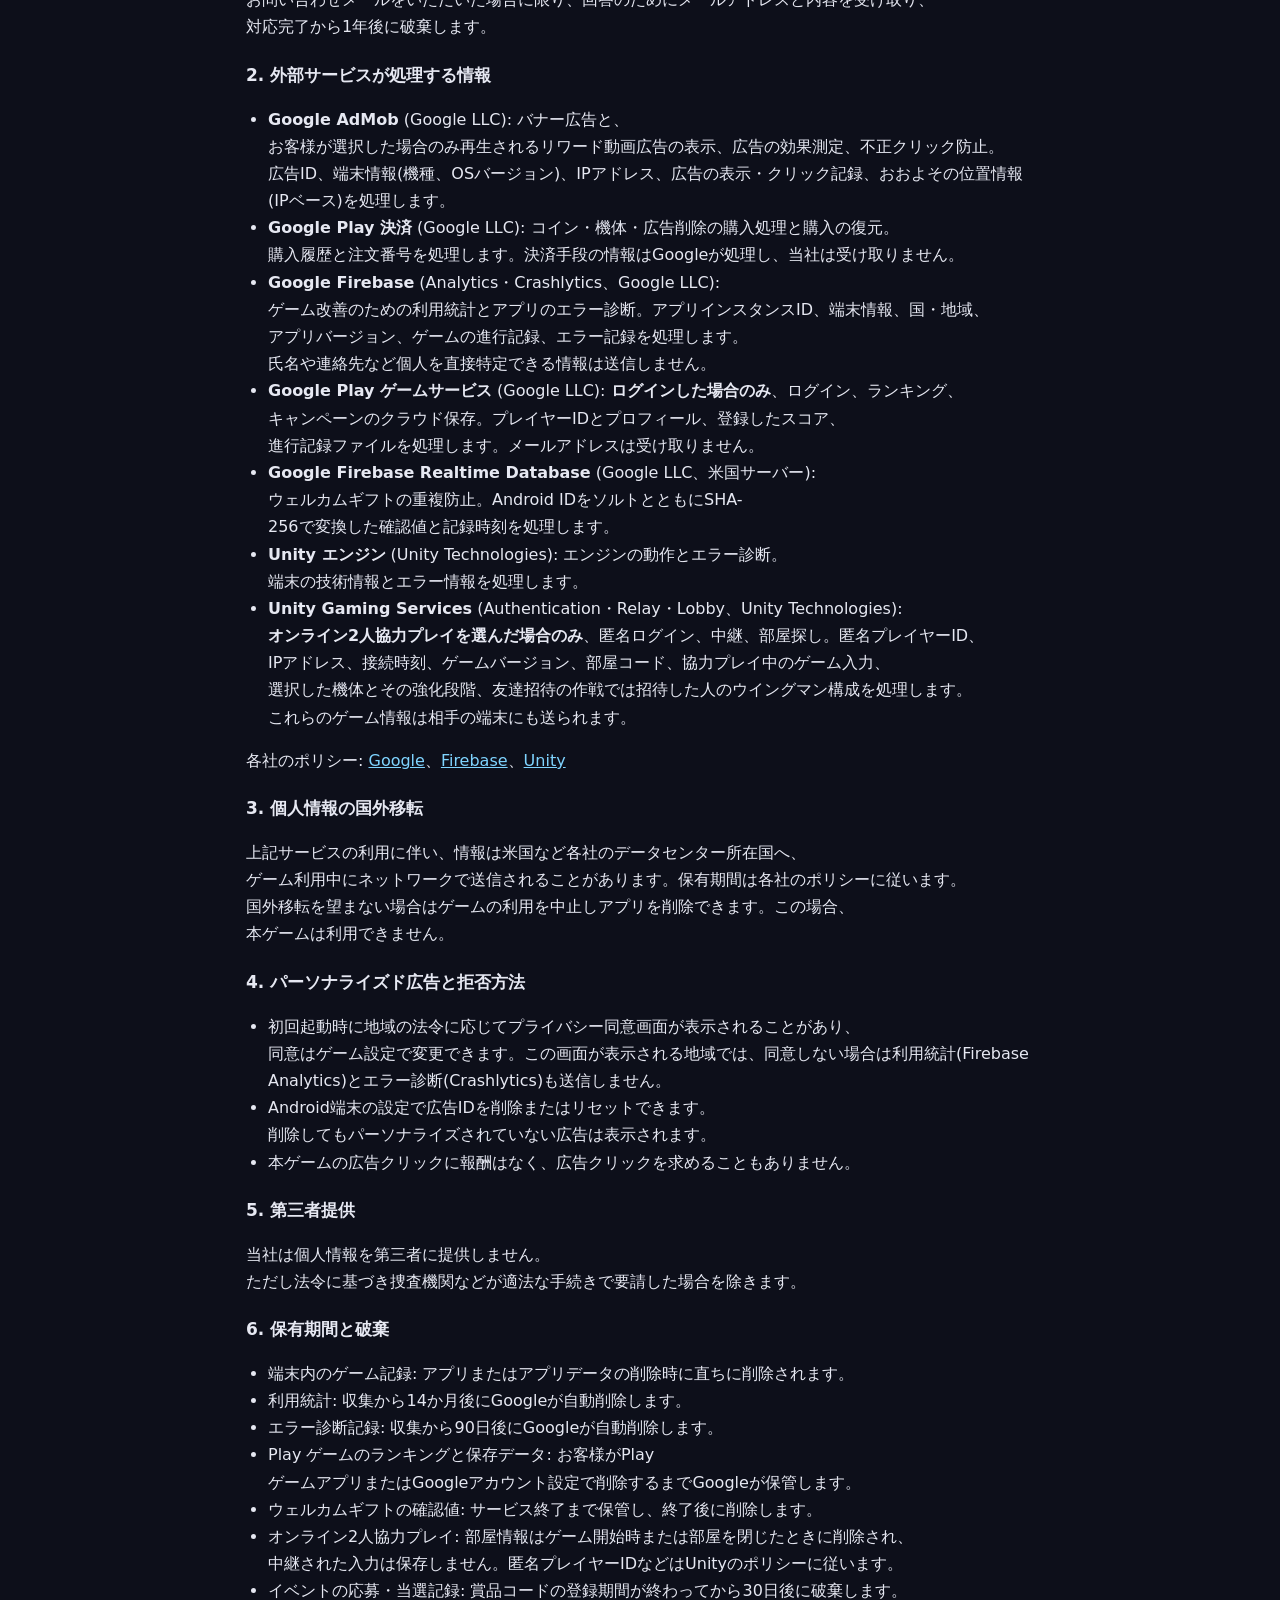
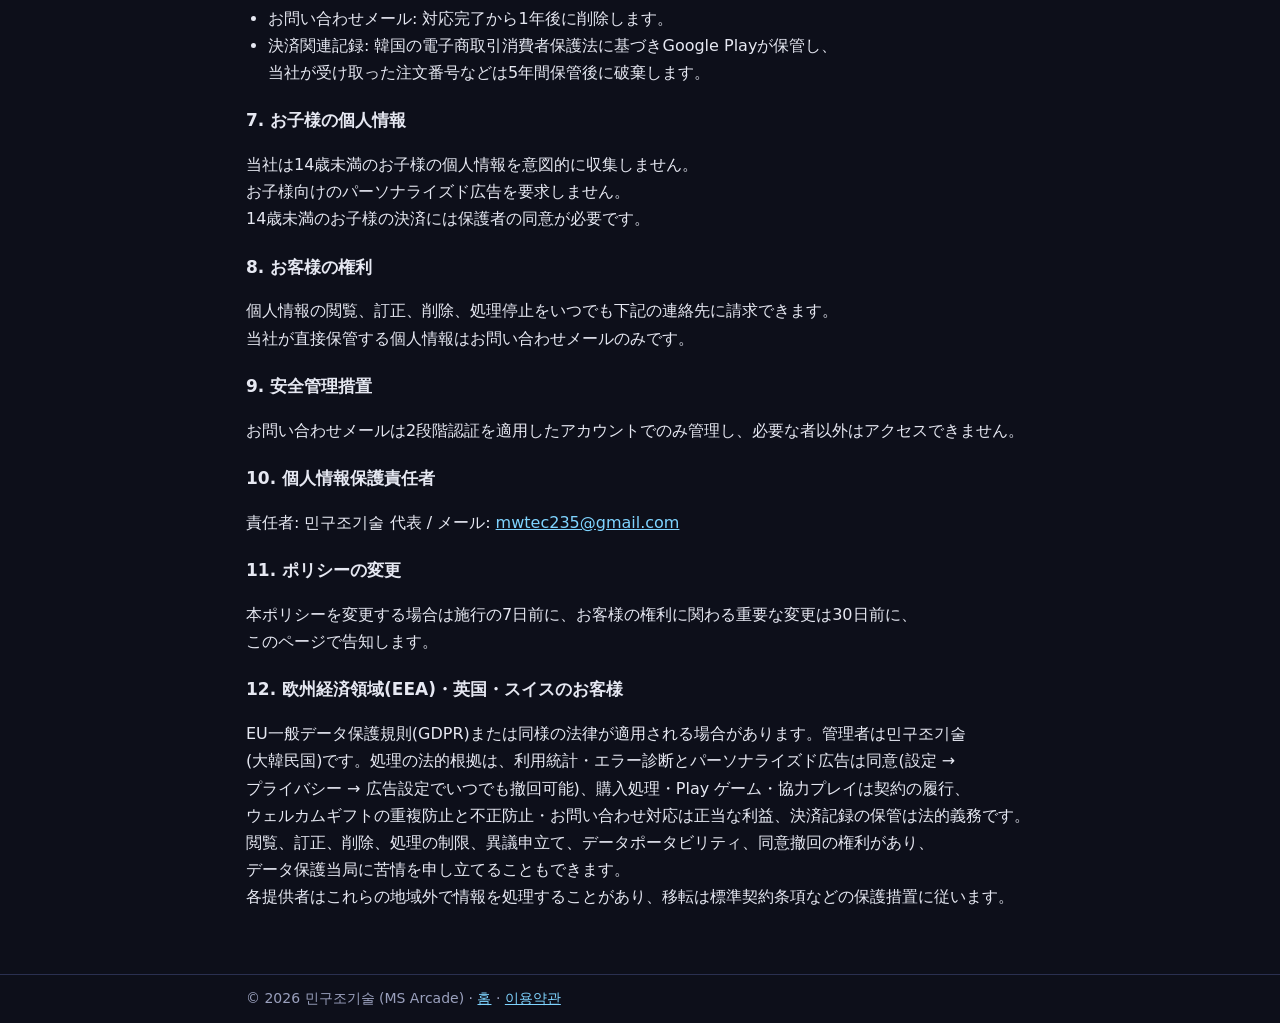
<file: privacy-2026-11-14.html>
<!doctype html>
<html lang="ko">
<head>
<meta charset="utf-8">
<meta name="robots" content="noindex">
<meta name="viewport" content="width=device-width, initial-scale=1">
<title>개인정보처리방침 - MS Arcade</title>
<link rel="icon" href="icon.png">
<link rel="stylesheet" href="style.css">
</head>
<body>
<header><div class="bar">
  <a class="brand" href="./">MS ARCADE</a>
  <nav><a href="./">홈</a> <a href="privacy.html">개인정보처리방침</a> <a href="terms.html">이용약관</a></nav>
</div></header>
<main>
<div class="card" style="border-left:4px solid #c33"><p><b>이전 버전입니다.</b> 이 개인정보처리방침는 2026년 11월 14일 ~ 11월 16일에 적용되는 버전입니다. <a href="privacy.html">현재 개인정보처리방침 보기</a> · <a href="./#notices">공지사항</a><br><span lang="en">This is a previous version of the Privacy Policy, in effect November 14 - 16, 2026. <a href="privacy.html">See the current version</a>.</span></p></div>

<h1>개인정보처리방침</h1>
<p class="sub">시행일: 2026년 11월 14일 (2026년 11월 7일 공지, 이전 방침 2026년 11월 11일) · <a href="#english" class="lang">English version below</a> · <a href="#japanese" class="lang">日本語はこちら</a></p>
<p class="sub">변경 내용: 온라인 협동 때 상대 기기에 전달되는 정보에 강화 단계와 윙맨을 추가하고(2번), 이벤트 참여 때 처리하는 정보를 추가했습니다(1번, 6번).</p>

<p>민구조기술(이하 "회사", 게임 브랜드 MS Arcade)은 「개인정보 보호법」 등 관련 법령을 지키며,
회사가 제공하는 모바일 게임 <b>Sky Ace 84</b>(이하 "게임")를 이용하는 분의 개인정보를 다음과 같이 처리합니다.</p>

<h2>1. 회사가 직접 수집하는 정보</h2>
<p>게임은 <b>회원 가입이나 로그인이 없으며</b>, 회사는 이름, 전화번호, 이메일 같은 개인정보를 직접 수집하거나 회사 서버로 전송하지 않습니다.</p>
<p>게임 진행 기록(점수, 랭킹 이름 3글자, 보유 코인, 보유 기체, 설정값)은 <b>이용자의 기기 안에 저장</b>되며 회사는 이를 볼 수 없습니다.
앱을 삭제하면 이 기록도 함께 삭제됩니다.</p>
<p>이용자가 <b>Google Play 게임즈에 로그인한 경우에만</b>(선택, 로그인하지 않아도 게임을 그대로 이용할 수 있음) 캠페인 진행 기록(훈장, 기체·윙맨 강화 단계, 클리어한 작전과 별, 작전별 최고 점수)을 이용자 본인의 Google 계정 저장 공간(Play 게임즈 저장된 게임)에 저장하고, 아케이드 최고 점수와 캠페인 별 수를 Play 게임즈 순위표에 올립니다. 코인과 구매 내역은 여기에 저장하지 않습니다. 회사는 이용자의 저장된 게임 파일을 볼 수 없습니다.</p>
<p><b>환영 선물</b>(처음 한 번 주는 무료 코인과 훈장)을 기기마다 한 번만 주기 위해, 게임은 기기의 Android ID를 그대로 보내지 않고 <b>되돌릴 수 없는 값(SHA-256 해시)</b>으로 바꾼 뒤 그 값과 기록 시각만 회사가 쓰는 Google Firebase Realtime Database(미국)에 남깁니다. 이 값으로는 기기나 이용자를 알아낼 수 없고, 다른 정보와 연결하지 않으며, 선물을 이미 받았는지 확인하는 데에만 씁니다.</p>
<p>무료 코인 알림은 이용자가 게임 설정(COIN ALERT)에서 켠 경우에만, 이용자의 기기 안에서 예약되어 표시됩니다. 알림을 위해 어떤 정보도 회사나 외부로 전송하지 않으며, 설정에서 언제든 끌 수 있습니다.</p>
<p><b>이벤트에 참여하는 경우에 한해</b>, 회사는 응모와 추첨, 당첨 안내, 상품 코드 발송을 위해 해당 소셜 미디어의 계정 이름과 응모 댓글 내용을 처리합니다. 이름, 전화번호, 주소는 받지 않습니다. 이벤트 소셜 미디어 자체의 개인정보 처리는 그 서비스(Instagram은 Meta)의 정책을 따릅니다.</p>
<p>이용자가 문의 이메일을 보내는 경우에 한해, 답변을 위해 이메일 주소와 문의 내용을 받으며 문의 처리 후 1년이 지나면 파기합니다.</p>

<h2>2. 외부 서비스가 처리하는 정보</h2>
<p>게임은 광고와 결제를 위해 아래 외부 서비스를 사용합니다. 이 서비스들은 각자의 개인정보처리방침에 따라 정보를 처리합니다.</p>
<div class="tablewrap"><table>
<tr><th>서비스(제공자)</th><th>목적</th><th>처리하는 정보</th></tr>
<tr><td>Google AdMob<br>(Google LLC)</td><td>화면 위쪽 배너 광고와, 이용자가 직접 고른 경우에만 재생되는 보상형 동영상 광고 표시, 광고 성과 측정, 부정 클릭 방지</td><td>광고 ID, 기기 정보(기종, OS 버전), IP 주소, 광고 노출·클릭 기록, 대략적인 위치(IP 기반)</td></tr>
<tr><td>Google Play 결제<br>(Google LLC)</td><td>코인·기체·광고 제거 구매 처리, 구매 복원</td><td>구매 내역, 주문 번호. 결제 수단 정보는 Google이 처리하며 회사는 받지 않습니다</td></tr>
<tr><td>Google Firebase<br>(Analytics·Crashlytics, Google LLC)</td><td>게임 개선을 위한 이용 통계(어느 스테이지에서 많이 실패하는지, 이어하기·상점 이용 등)와 앱 오류(강제 종료) 진단</td><td>앱 인스턴스 ID(앱 설치마다 무작위로 정해지는 번호), 기기 정보(기종, OS 버전), 국가·지역, 앱 버전, 게임 진행 기록(스테이지, 점수, 사용 기체, 격추·실패 시점), 오류 발생 기록. 이름·연락처 등 이용자를 직접 알아볼 수 있는 정보는 보내지 않습니다</td></tr>
<tr><td>Google Play 게임즈 서비스<br>(Google LLC)</td><td><b>이용자가 로그인한 경우에만</b>: Play 게임즈 로그인, 순위표, 캠페인 진행 클라우드 저장(다른 기기·재설치 후 이어 하기)</td><td>Play 게임즈 플레이어 ID와 프로필(닉네임·아바타, 이용자가 Play 게임즈에서 정한 공개 범위에 따름), 순위표에 올린 점수, 캠페인 진행 기록 파일. 이메일 주소는 받지 않습니다</td></tr>
<tr><td>Google Firebase Realtime Database<br>(Google LLC, 미국 서버)</td><td>환영 선물 중복 지급 방지(같은 기기에서 앱을 다시 설치해도 한 번만)</td><td>기기 Android ID를 소금값과 함께 SHA-256으로 바꾼 확인값(원래 ID로 되돌릴 수 없음)과 기록 시각. 그 밖의 정보는 보내지 않습니다</td></tr>
<tr><td>Unity 엔진<br>(Unity Technologies)</td><td>게임 엔진 동작, 오류 진단</td><td>기기 기술 정보(기종, OS, 그래픽 장치), 엔진 오류 정보</td></tr>
<tr><td>Unity Gaming Services<br>(Authentication·Relay·Lobby, Unity Technologies)</td><td><b>온라인 2인 협동을 고를 때만</b>: 익명 로그인, 두 기기를 잇는 중계, 방 코드·랜덤 매칭 방 찾기</td><td>익명 플레이어 ID(Unity가 무작위로 정하는 번호, 이름·연락처와 연결되지 않음), IP 주소, 접속 시각, 게임 버전, 방 코드, 협동 중 주고받는 게임 입력(기체 이동·버튼)과 고른 기체 종류, 그 기체의 강화 단계, 친구 초대 작전에서는 초대한 사람의 윙맨 구성. 이 게임 정보는 함께 하는 상대 기기에도 전달됩니다. 1인 플레이만 하면 보내지 않습니다</td></tr>
</table></div>
<p>Google의 데이터 처리 방식: <a href="https://policies.google.com/technologies/partner-sites?hl=ko">https://policies.google.com/technologies/partner-sites</a><br>
Google 개인정보처리방침: <a href="https://policies.google.com/privacy?hl=ko">https://policies.google.com/privacy</a><br>
Firebase의 데이터 처리: <a href="https://firebase.google.com/support/privacy?hl=ko">https://firebase.google.com/support/privacy</a><br>
Unity 개인정보처리방침: <a href="https://unity.com/legal/privacy-policy">https://unity.com/legal/privacy-policy</a></p>

<h2>3. 개인정보의 국외 이전</h2>
<p>위 외부 서비스를 이용하면서 아래와 같이 정보가 국외로 전송될 수 있습니다.</p>
<div class="tablewrap"><table>
<tr><th>이전받는 자</th><th>국가</th><th>이전 항목</th><th>시기와 방법</th><th>보유 기간</th></tr>
<tr><td>Google LLC<br>(<a href="https://support.google.com/policies/contact/general_privacy_form">문의 양식</a>)</td><td>미국 등 Google 데이터센터 소재국</td><td>2번 표의 AdMob·결제·Firebase·Play 게임즈 항목</td><td>게임 이용 중 광고 표시·결제·이용 통계 전송, Play 게임즈 로그인·순위표·클라우드 저장 시 네트워크로 전송</td><td>Google 정책에 따름</td></tr>
<tr><td>Unity Technologies<br>(privacy@unity3d.com)</td><td>미국 등 Unity 서버 소재국</td><td>2번 표의 Unity 엔진·Unity Gaming Services 항목</td><td>게임 실행 중, 온라인 2인 협동 중 네트워크로 전송</td><td>Unity 정책에 따름 (협동 방 정보는 방을 닫으면 삭제)</td></tr>
</table></div>
<p>국외 이전을 원하지 않으면 게임 이용을 중단하고 앱을 삭제할 수 있습니다. 이 경우 게임을 이용할 수 없습니다.</p>

<h2>4. 맞춤형 광고와 거부 방법</h2>
<ul>
<li>게임을 처음 실행할 때 지역 법령에 따라 개인정보 동의 화면이 표시될 수 있으며, 동의 여부는 게임 설정에서 다시 바꿀 수 있습니다. 이 화면이 표시되는 지역에서는 동의하지 않으면 이용 통계(Firebase Analytics)와 오류 진단(Crashlytics)도 보내지 않습니다.</li>
<li>Android 기기의 <b>설정 → 개인정보 보호(또는 Google) → 광고</b>에서 광고 ID를 삭제하거나 재설정할 수 있습니다. 광고 ID를 삭제해도 광고는 표시되지만 맞춤형이 아닌 광고가 표시됩니다.</li>
<li>게임의 광고 보상은 없으며, 광고 클릭을 요구하지 않습니다.</li>
</ul>

<h2>5. 개인정보의 제3자 제공</h2>
<p>회사는 이용자의 개인정보를 제3자에게 제공하지 않습니다. 다만 법령에 따라 수사기관 등이 적법한 절차로 요청하는 경우는 예외로 합니다.</p>

<h2>6. 보유 기간과 파기</h2>
<ul>
<li>기기에 저장된 게임 기록: 앱 삭제 또는 앱 데이터 삭제 시 즉시 삭제됩니다.</li>
<li>이용 통계(Firebase Analytics): 수집 후 14개월이 지나면 Google이 자동으로 삭제합니다.</li>
<li>오류 진단 기록(Firebase Crashlytics): 수집 후 90일이 지나면 Google이 자동으로 삭제합니다.</li>
<li>Play 게임즈 순위표 점수와 저장된 게임: 이용자가 Play 게임즈 앱 또는 Google 계정 설정에서 지울 때까지 Google이 보관합니다(Play 게임즈 프로필을 삭제하면 함께 삭제).</li>
<li>환영 선물 기기 확인값(Firebase Realtime Database): 중복 지급을 막기 위해 게임 서비스가 끝날 때까지 보관하고, 서비스 종료 후 삭제합니다.</li>
<li>온라인 2인 협동(Unity Gaming Services): 방 정보는 판이 시작되거나 방을 닫으면 삭제되고, 중계된 게임 입력은 저장하지 않습니다. 익명 플레이어 ID 등은 Unity 정책에 따라 보관됩니다.</li>
<li>이벤트 응모·당첨 기록: 상품 코드 등록 기간이 끝나고 30일 뒤 파기합니다.</li>
<li>문의 이메일: 문의 처리 후 1년 뒤 삭제합니다.</li>
<li>결제 관련 기록: 「전자상거래 등에서의 소비자보호에 관한 법률」에 따라 Google Play가 보관하며, 회사가 받은 주문 번호 등은 5년간 보관 후 파기합니다.</li>
</ul>

<h2>7. 아동의 개인정보</h2>
<p>회사는 만 14세 미만 아동의 개인정보를 알고서 수집하지 않습니다. 광고는 Google AdMob 정책에 따라 표시되며, 회사는 아동 대상 맞춤형 광고를 요청하지 않습니다.
만 14세 미만 아동이 결제를 하려면 보호자의 동의가 필요하며, 보호자는 Google Play의 자녀 보호 기능으로 결제를 제한할 수 있습니다.</p>

<h2>8. 이용자의 권리</h2>
<p>이용자는 회사에 대해 언제든지 개인정보 열람, 정정, 삭제, 처리 정지를 요청할 수 있습니다. 아래 연락처로 요청하시면 지체 없이 처리합니다.
회사가 직접 보관하는 개인정보는 문의 이메일뿐이며, 기기에 저장된 게임 기록은 앱 삭제로 직접 지울 수 있습니다.</p>

<h2>9. 안전성 확보 조치</h2>
<p>회사는 문의 이메일을 2단계 인증이 적용된 계정에서만 관리하고, 필요한 사람 외에는 접근할 수 없도록 합니다.</p>

<h2>10. 개인정보 보호책임자</h2>
<ul>
<li>책임자: 민구조기술 대표</li>
<li>이메일: <a href="mailto:mwtec235@gmail.com">mwtec235@gmail.com</a></li>
</ul>
<p>개인정보 침해에 대한 신고나 상담은 아래 기관에도 문의할 수 있습니다.</p>
<ul>
<li>개인정보침해 신고센터: 국번 없이 118 (<a href="https://privacy.kisa.or.kr">privacy.kisa.or.kr</a>)</li>
<li>개인정보 분쟁조정위원회: 1833-6972 (<a href="https://www.kopico.go.kr">www.kopico.go.kr</a>)</li>
</ul>

<h2>11. 방침의 변경</h2>
<p>이 방침이 바뀌면 시행 7일 전에 이 페이지에 알립니다. 이용자 권리에 중요한 변경은 30일 전에 알립니다.</p>

<h2>12. 유럽경제지역(EEA)·영국·스위스 이용자</h2>
<p>이 지역 이용자에게는 EU 일반 개인정보 보호법(GDPR) 또는 해당 지역의 같은 성격의 법이 적용될 수 있으며, 다음 내용이 함께 적용됩니다. 개인정보 처리자는 민구조기술(대한민국)이며 연락처는 10번과 같습니다.</p>
<div class="tablewrap"><table>
<tr><th>처리 내용</th><th>법적 근거</th></tr>
<tr><td>이용 통계·오류 진단(Firebase), 맞춤형 광고</td><td>동의. 게임 설정 → 개인정보 → 광고 설정에서 언제든 철회할 수 있으며, 철회 전의 처리는 영향을 받지 않습니다</td></tr>
<tr><td>구매 처리·구매 복원, Play 게임즈와 온라인 2인 협동(이용자가 고른 경우)</td><td>이용자와의 계약 이행</td></tr>
<tr><td>환영 선물 중복 지급 방지, 비맞춤형 광고의 부정 사용 방지, 문의 답변</td><td>정당한 이익(부정 사용 방지, 문의 대응)</td></tr>
<tr><td>결제 기록 보관</td><td>법적 의무</td></tr>
</table></div>
<p>환영 선물 확인값은 되돌릴 수 없는 값이지만, 이 지역의 법에서는 가명 정보로 볼 수 있습니다.</p>
<p>이용자는 열람, 정정, 삭제, 처리 제한, 처리 반대, 이동 요청, 동의 철회의 권리가 있습니다. 10번의 이메일로 요청하면 되고, 거주지 등의 개인정보 감독기관에 불만을 제기할 수도 있습니다. 위 서비스 제공자는 이 정보를 미국 등 이 지역 밖에서 처리할 수 있으며, 국외 이전은 각 제공자가 제공하는 표준 계약 조항 등의 보호 조치에 따릅니다.</p>

<h2 id="english" lang="en">Privacy Policy (English)</h2>
<div lang="en">
<p class="sub">Effective date: November 14, 2026 (announced November 7, 2026; previous version November 11, 2026). Added: the upgrade levels and wingmen sent to your partner in online co-op, and the information handled when you enter an event.</p>
<p><b>MS Arcade</b> ("we", a game brand of Mingujo Gisul (민구조기술), a sole proprietorship in Korea) operates the mobile game <b>Sky Ace 84</b>. The Korean version above prevails if the two versions differ.</p>
<h3>Information we collect</h3>
<p>The game has no account or login. We do not collect your name, phone number or email, and we do not send any personal information to our own servers.
Game progress (scores, 3-letter ranking names, coins, owned planes, settings) is stored <b>on your device</b> and is deleted when you uninstall the app.
<b>Only if you sign in to Google Play Games</b> (optional; the game plays the same without it), your campaign progress (medals, plane and wingman upgrade levels, cleared operations and stars, best scores) is kept in your own Google account (Play Games Saved Games), and your arcade high score and campaign star count go on the Play Games leaderboards. Coins and purchases are not stored there. We cannot see your saved game file.
Free coin reminders are scheduled on your device only when you switch on COIN ALERT in the game settings; no information is sent for them, and you can switch them off at any time.
So that the <b>welcome gift</b> (free coins and medals given once) is given only once per device, the game turns the device's Android ID into a one-way value (a salted SHA-256 hash) and stores only that value and the time in our Google Firebase Realtime Database (United States). The value cannot identify your device or you, is not linked to anything else, and is used only to check whether the gift was already taken. It is kept until the game service ends.
<b>Only if you enter an event</b>, we handle your social media account name and entry comment to run the draw, announce winners and send prize codes, and delete these records 30 days after the code redemption period ends. We do not ask for your name, phone number or address. The social media service (Meta for Instagram) handles your data under its own policy.
If you email us, we use your email address and message only to reply, and delete them one year after the inquiry is resolved.</p>
<h3>Third-party services</h3>
<ul>
<li><b>Google AdMob</b> (Google LLC): shows a banner ad at the top of the screen and, only when the player chooses to watch one, rewarded video ads. It may process the advertising ID, device information, IP address, approximate location and ad interactions. See <a href="https://policies.google.com/technologies/partner-sites">How Google uses information from sites or apps that use its services</a>.</li>
<li><b>Google Play Billing</b> (Google LLC): processes purchases of coins, planes and Remove Ads. We never receive your payment card details.</li>
<li><b>Google Firebase</b> (Analytics and Crashlytics, Google LLC): play statistics that help us improve the game (for example where players fail most, use of continues and the shop) and crash reports. It processes an app instance ID (a random number for each installation), device model, OS version, country/region, app version, game progress (stage, score, plane, when a run ends) and crash data. Nothing that directly identifies you, such as your name or contact details, is sent. Statistics are deleted after 14 months and crash data after 90 days. See <a href="https://firebase.google.com/support/privacy">Privacy and Security in Firebase</a>.</li>
<li><b>Unity engine</b> (Unity Technologies): may collect technical device information and engine error data. See <a href="https://unity.com/legal/privacy-policy">Unity Privacy Policy</a>.</li>
<li><b>Google Play Games Services</b> (Google LLC): <b>only when you sign in</b>, sign-in, leaderboards and the campaign progress in Saved Games. It processes your Play Games player ID and profile (gamer name and avatar, as visible under your Play Games settings), the scores sent to the leaderboards and the saved progress file; we do not receive your email address. Scores and saved games are kept by Google until you delete them in the Play Games app or your Google account settings.</li>
<li><b>Unity Gaming Services</b> (Authentication, Relay and Lobby, Unity Technologies): <b>only when you choose online two-player co-op</b>, an anonymous sign-in, a relay between the two devices and finding a room by code or random match. It processes an anonymous player ID (a random number not linked to your name or contact details), IP address, connection time, game version, room code, and the game inputs (plane movement and buttons), plane chosen and its upgrade levels during co-op, plus the host's wingmen when you invite a friend to a campaign operation; this game information is also sent to your partner's device. Room data is deleted when the game starts or the room closes; relayed inputs are not stored. Nothing is sent if you only play alone.</li>
</ul>
<p>This information may be transferred to and processed in the United States and other countries where these providers operate.</p>
<h3>Your choices</h3>
<p>You can reset or delete your advertising ID in Android Settings, and change consent choices in the game settings where required by law. Where the consent screen is shown, play statistics (Firebase Analytics) and crash reports (Crashlytics) are not sent unless you consent.
There are no rewards for clicking ads. We do not share personal information with third parties except as required by law.</p>
<h3>Children</h3>
<p>We do not knowingly collect personal information from children under 14 and do not request personalized ads for children.</p>
<h3>Contact</h3>
<p>Privacy officer: Representative of Mingujo Gisul (MS Arcade) — <a href="mailto:mwtec235@gmail.com">mwtec235@gmail.com</a></p>
<h3>Users in the EEA, the UK and Switzerland</h3>
<p>The EU General Data Protection Regulation (GDPR) or an equivalent local law may apply to you. The controller is Mingujo Gisul (민구조기술), Republic of Korea; contact details are above. Legal bases:</p>
<ul>
<li><b>Consent</b>: play statistics and crash reports (Firebase) and personalized ads. You can withdraw at any time in Settings &gt; Privacy &gt; Ad settings; this does not affect processing before withdrawal.</li>
<li><b>Performance of a contract</b>: processing and restoring purchases, and Play Games and online co-op when you choose them.</li>
<li><b>Legitimate interests</b> (preventing abuse, answering you): the welcome gift check, invalid traffic protection for non-personalized ads, and replying to emails.</li>
<li><b>Legal obligation</b>: keeping payment records.</li>
</ul>
<p>The welcome gift value is one-way, but may count as pseudonymous data under these laws. You have the right to access, rectify, erase, restrict, object to and port your data, and to withdraw consent. Email us to use these rights. You may also complain to a data protection authority, for example where you live. The providers above may process this information outside these regions, under the safeguards they provide, such as standard contractual clauses.</p>
<h3>Changes</h3>
<p>We will post any changes on this page at least 7 days before they take effect.</p>
</div>
<h2 id="japanese" lang="ja">プライバシーポリシー (日本語)</h2>
<div lang="ja">
<p class="sub">施行日: 2026年11月14日 (2026年11月7日告知、以前のポリシー 2026年11月11日)。この日本語版は翻訳です。内容が異なる場合は上記の韓国語版が優先されます。</p>
<p>민구조기술(英語表記 Mingujo Gisul、ゲームブランド MS Arcade。以下「当社」)は、関連法令を遵守し、次のとおり個人情報を取り扱います。当社はモバイルゲーム <b>Sky Ace 84</b>(以下「本ゲーム」)を提供しています。</p>
<h3>1. 当社が直接収集する情報</h3>
<p>本ゲームに<b>会員登録やログインの義務はなく</b>、当社は氏名、電話番号、メールアドレスなどの個人情報を直接収集したり、当社のサーバーに送信したりしません。</p>
<p>ゲームの進行記録(スコア、ランキング名3文字、所持コイン、所持機体、設定値)は<b>お客様の端末内に保存</b>され、当社は閲覧できません。アプリを削除すると記録も削除されます。</p>
<p>お客様が<b>Google Play ゲームにログインした場合のみ</b>(任意。ログインしなくても同じように遊べます)、キャンペーンの進行記録(勲章、機体・ウィングマンの強化段階、クリアした作戦と星、作戦ごとの最高スコア)をお客様のGoogleアカウントの保存領域に保存し、アーケードの最高スコアとキャンペーンの星の数をランキングに登録します。コインと購入履歴は保存しません。当社は保存データを閲覧できません。</p>
<p><b>ウェルカムギフト</b>を端末ごとに1回だけ提供するため、端末のAndroid IDをそのまま送らず、<b>元に戻せない値(SHA-256ハッシュ)</b>に変換し、その値と記録時刻のみを当社が利用するGoogle Firebase Realtime Database(米国)に保存します。この値は他の情報と結び付けず、ギフトの受け取り済みの確認にのみ使用します。</p>
<p>無料コイン通知は、設定のCOIN ALERTをオンにした場合のみ端末内で予約され表示されます。通知のために情報を外部へ送信することはなく、設定でいつでもオフにできます。</p>
<p><b>イベントに参加する場合に限り</b>、応募、抽選、当選案内、賞品コードの送付のため、該当するソーシャルメディアのアカウント名と応募コメントを処理します。氏名、電話番号、住所は受け取りません。ソーシャルメディア自体の個人情報の取り扱いは、そのサービス(InstagramはMeta)のポリシーに従います。</p>
<p>お問い合わせメールをいただいた場合に限り、回答のためにメールアドレスと内容を受け取り、対応完了から1年後に破棄します。</p>
<h3>2. 外部サービスが処理する情報</h3>
<ul>
<li><b>Google AdMob</b> (Google LLC): バナー広告と、お客様が選択した場合のみ再生されるリワード動画広告の表示、広告の効果測定、不正クリック防止。広告ID、端末情報(機種、OSバージョン)、IPアドレス、広告の表示・クリック記録、おおよその位置情報(IPベース)を処理します。</li>
<li><b>Google Play 決済</b> (Google LLC): コイン・機体・広告削除の購入処理と購入の復元。購入履歴と注文番号を処理します。決済手段の情報はGoogleが処理し、当社は受け取りません。</li>
<li><b>Google Firebase</b> (Analytics・Crashlytics、Google LLC): ゲーム改善のための利用統計とアプリのエラー診断。アプリインスタンスID、端末情報、国・地域、アプリバージョン、ゲームの進行記録、エラー記録を処理します。氏名や連絡先など個人を直接特定できる情報は送信しません。</li>
<li><b>Google Play ゲームサービス</b> (Google LLC): <b>ログインした場合のみ</b>、ログイン、ランキング、キャンペーンのクラウド保存。プレイヤーIDとプロフィール、登録したスコア、進行記録ファイルを処理します。メールアドレスは受け取りません。</li>
<li><b>Google Firebase Realtime Database</b> (Google LLC、米国サーバー): ウェルカムギフトの重複防止。Android IDをソルトとともにSHA-256で変換した確認値と記録時刻を処理します。</li>
<li><b>Unity エンジン</b> (Unity Technologies): エンジンの動作とエラー診断。端末の技術情報とエラー情報を処理します。</li>
<li><b>Unity Gaming Services</b> (Authentication・Relay・Lobby、Unity Technologies): <b>オンライン2人協力プレイを選んだ場合のみ</b>、匿名ログイン、中継、部屋探し。匿名プレイヤーID、IPアドレス、接続時刻、ゲームバージョン、部屋コード、協力プレイ中のゲーム入力、選択した機体とその強化段階、友達招待の作戦では招待した人のウイングマン構成を処理します。これらのゲーム情報は相手の端末にも送られます。</li>
</ul>
<p>各社のポリシー: <a href="https://policies.google.com/privacy?hl=ja">Google</a>、<a href="https://firebase.google.com/support/privacy?hl=ja">Firebase</a>、<a href="https://unity.com/legal/privacy-policy">Unity</a></p>
<h3>3. 個人情報の国外移転</h3>
<p>上記サービスの利用に伴い、情報は米国など各社のデータセンター所在国へ、ゲーム利用中にネットワークで送信されることがあります。保有期間は各社のポリシーに従います。国外移転を望まない場合はゲームの利用を中止しアプリを削除できます。この場合、本ゲームは利用できません。</p>
<h3>4. パーソナライズド広告と拒否方法</h3>
<ul>
<li>初回起動時に地域の法令に応じてプライバシー同意画面が表示されることがあり、同意はゲーム設定で変更できます。この画面が表示される地域では、同意しない場合は利用統計(Firebase Analytics)とエラー診断(Crashlytics)も送信しません。</li>
<li>Android端末の設定で広告IDを削除またはリセットできます。削除してもパーソナライズされていない広告は表示されます。</li>
<li>本ゲームの広告クリックに報酬はなく、広告クリックを求めることもありません。</li>
</ul>
<h3>5. 第三者提供</h3>
<p>当社は個人情報を第三者に提供しません。ただし法令に基づき捜査機関などが適法な手続きで要請した場合を除きます。</p>
<h3>6. 保有期間と破棄</h3>
<ul>
<li>端末内のゲーム記録: アプリまたはアプリデータの削除時に直ちに削除されます。</li>
<li>利用統計: 収集から14か月後にGoogleが自動削除します。</li>
<li>エラー診断記録: 収集から90日後にGoogleが自動削除します。</li>
<li>Play ゲームのランキングと保存データ: お客様がPlay ゲームアプリまたはGoogleアカウント設定で削除するまでGoogleが保管します。</li>
<li>ウェルカムギフトの確認値: サービス終了まで保管し、終了後に削除します。</li>
<li>オンライン2人協力プレイ: 部屋情報はゲーム開始時または部屋を閉じたときに削除され、中継された入力は保存しません。匿名プレイヤーIDなどはUnityのポリシーに従います。</li>
<li>イベントの応募・当選記録: 賞品コードの登録期間が終わってから30日後に破棄します。</li>
<li>お問い合わせメール: 対応完了から1年後に削除します。</li>
<li>決済関連記録: 韓国の電子商取引消費者保護法に基づきGoogle Playが保管し、当社が受け取った注文番号などは5年間保管後に破棄します。</li>
</ul>
<h3>7. お子様の個人情報</h3>
<p>当社は14歳未満のお子様の個人情報を意図的に収集しません。お子様向けのパーソナライズド広告を要求しません。14歳未満のお子様の決済には保護者の同意が必要です。</p>
<h3>8. お客様の権利</h3>
<p>個人情報の閲覧、訂正、削除、処理停止をいつでも下記の連絡先に請求できます。当社が直接保管する個人情報はお問い合わせメールのみです。</p>
<h3>9. 安全管理措置</h3>
<p>お問い合わせメールは2段階認証を適用したアカウントでのみ管理し、必要な者以外はアクセスできません。</p>
<h3>10. 個人情報保護責任者</h3>
<p>責任者: 민구조기술 代表 / メール: <a href="mailto:mwtec235@gmail.com">mwtec235@gmail.com</a></p>
<h3>11. ポリシーの変更</h3>
<p>本ポリシーを変更する場合は施行の7日前に、お客様の権利に関わる重要な変更は30日前に、このページで告知します。</p>
<h3>12. 欧州経済領域(EEA)・英国・スイスのお客様</h3>
<p>EU一般データ保護規則(GDPR)または同様の法律が適用される場合があります。管理者は민구조기술(大韓民国)です。処理の法的根拠は、利用統計・エラー診断とパーソナライズド広告は同意(設定 → プライバシー → 広告設定でいつでも撤回可能)、購入処理・Play ゲーム・協力プレイは契約の履行、ウェルカムギフトの重複防止と不正防止・お問い合わせ対応は正当な利益、決済記録の保管は法的義務です。閲覧、訂正、削除、処理の制限、異議申立て、データポータビリティ、同意撤回の権利があり、データ保護当局に苦情を申し立てることもできます。各提供者はこれらの地域外で情報を処理することがあり、移転は標準契約条項などの保護措置に従います。</p>
</div>
</main>
<footer><div class="bar">© 2026 민구조기술 (MS Arcade) · <a href="./">홈</a> · <a href="terms.html">이용약관</a></div></footer>
</body>
</html>
</file>
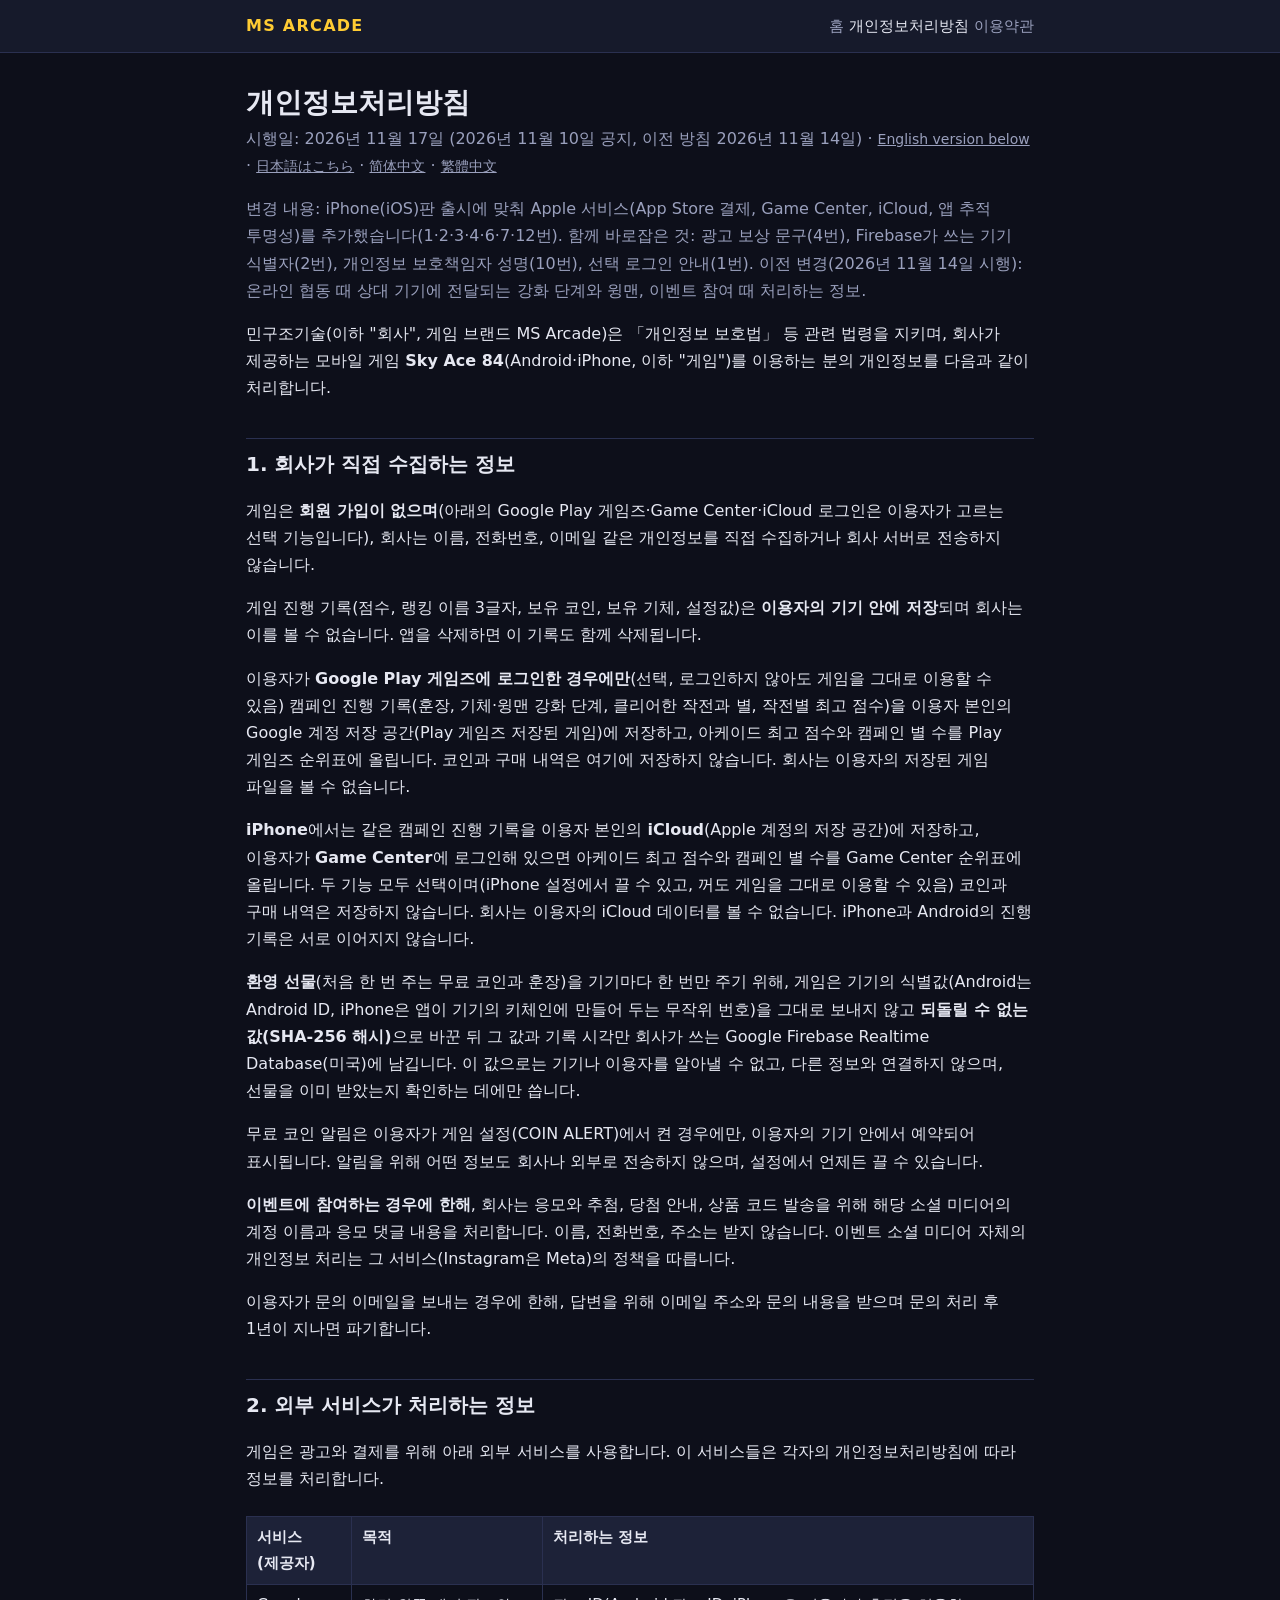
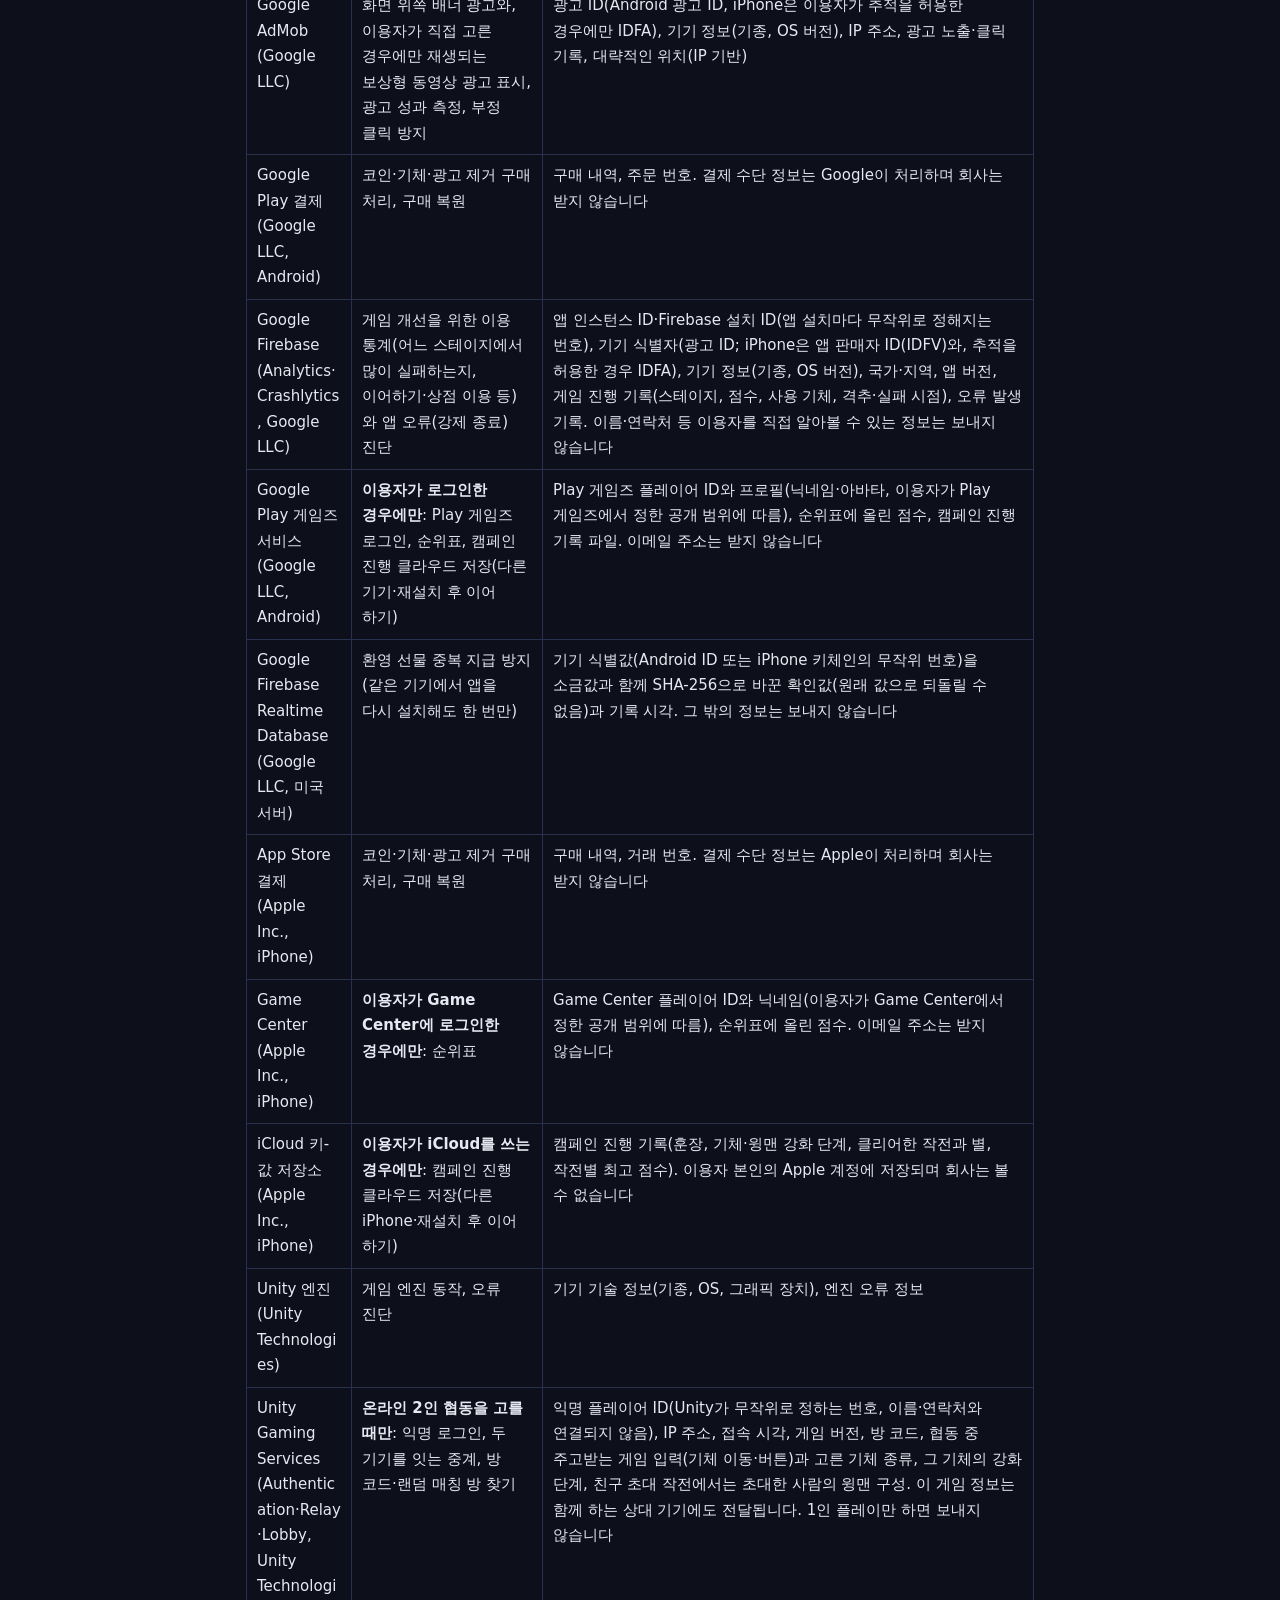
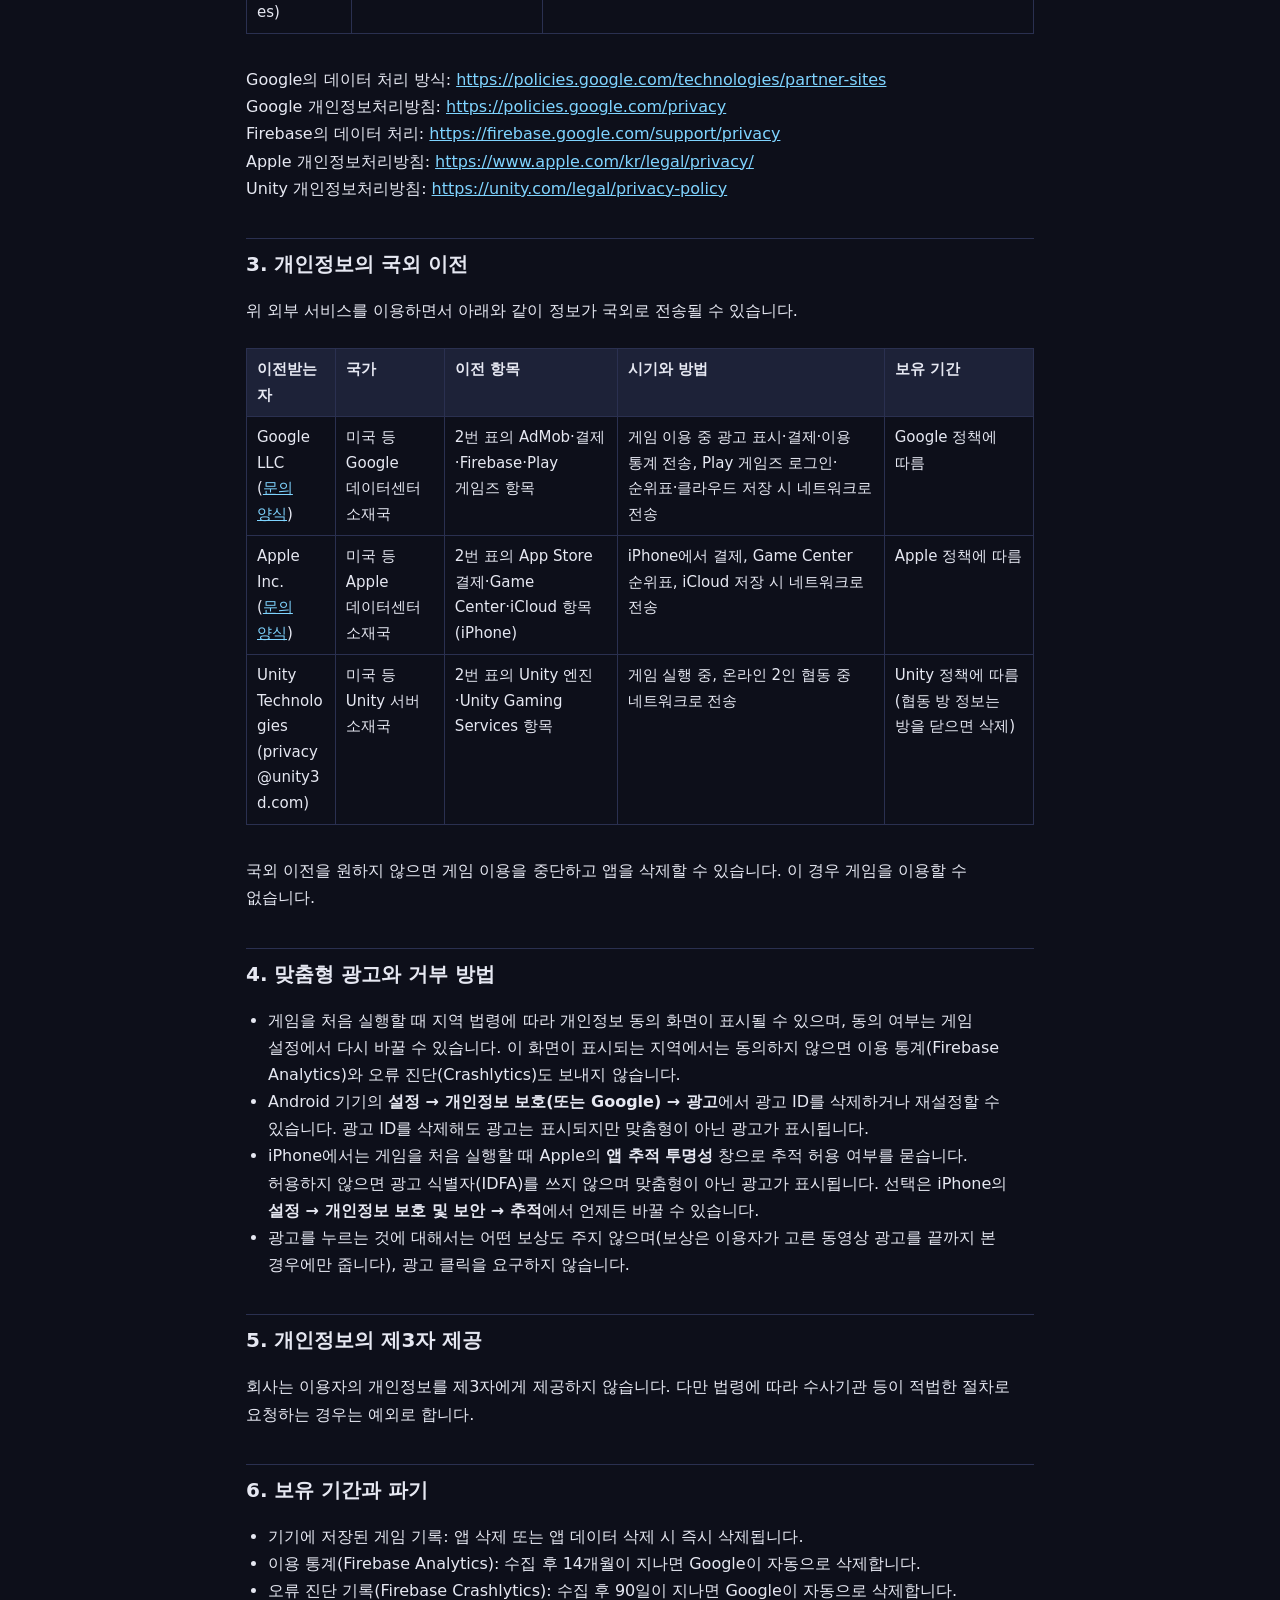
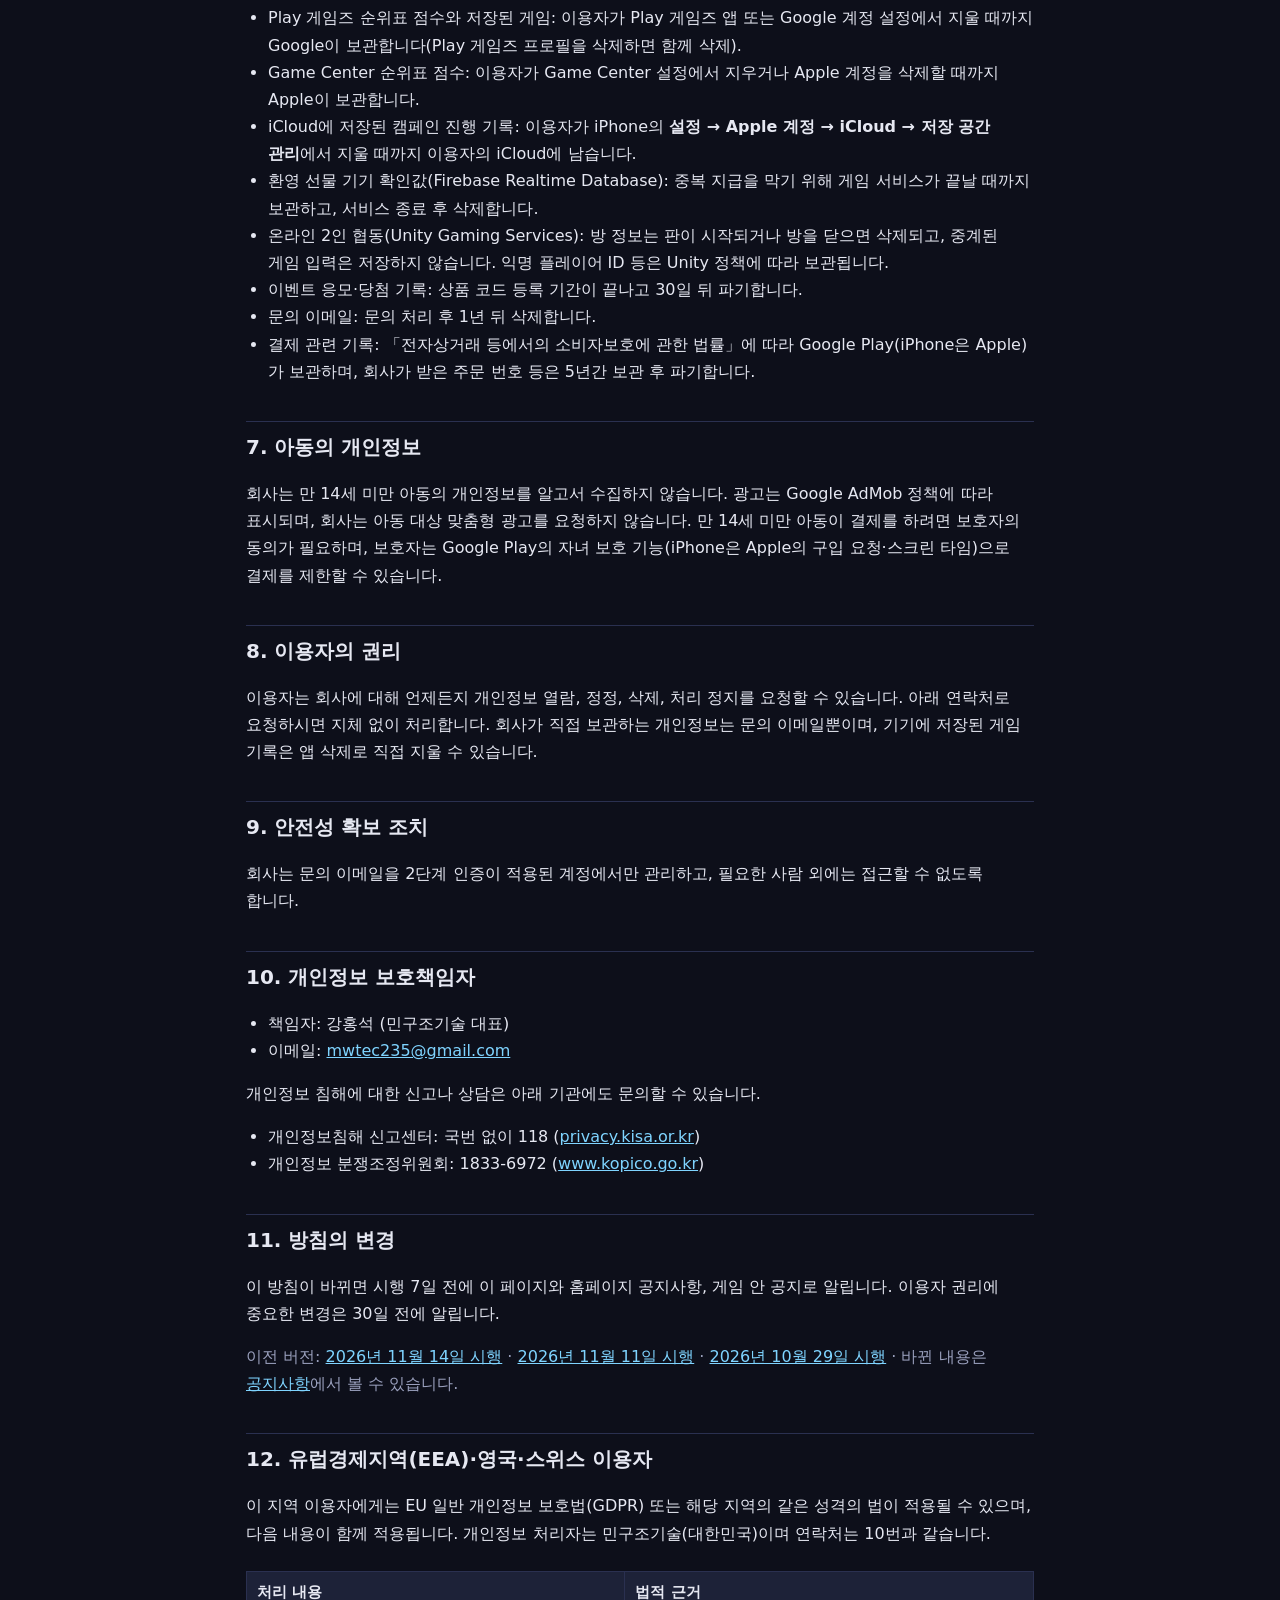
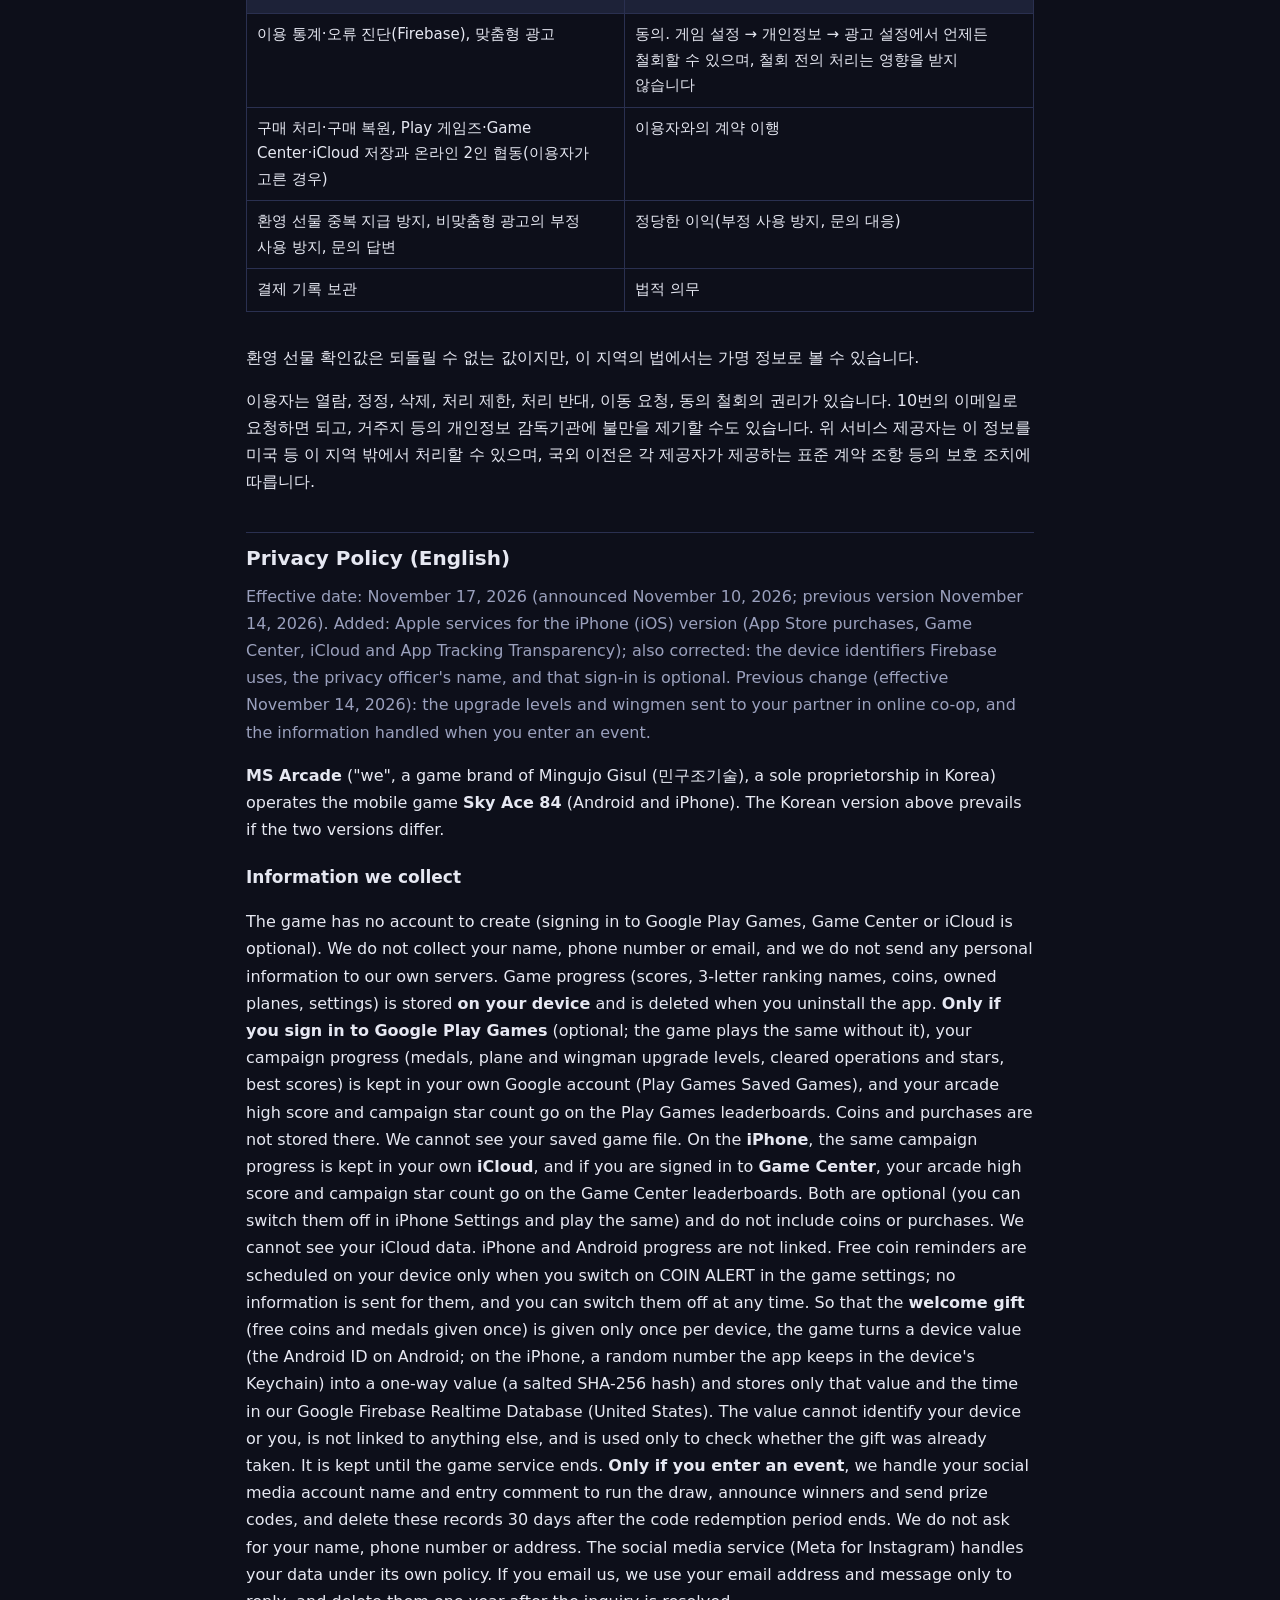
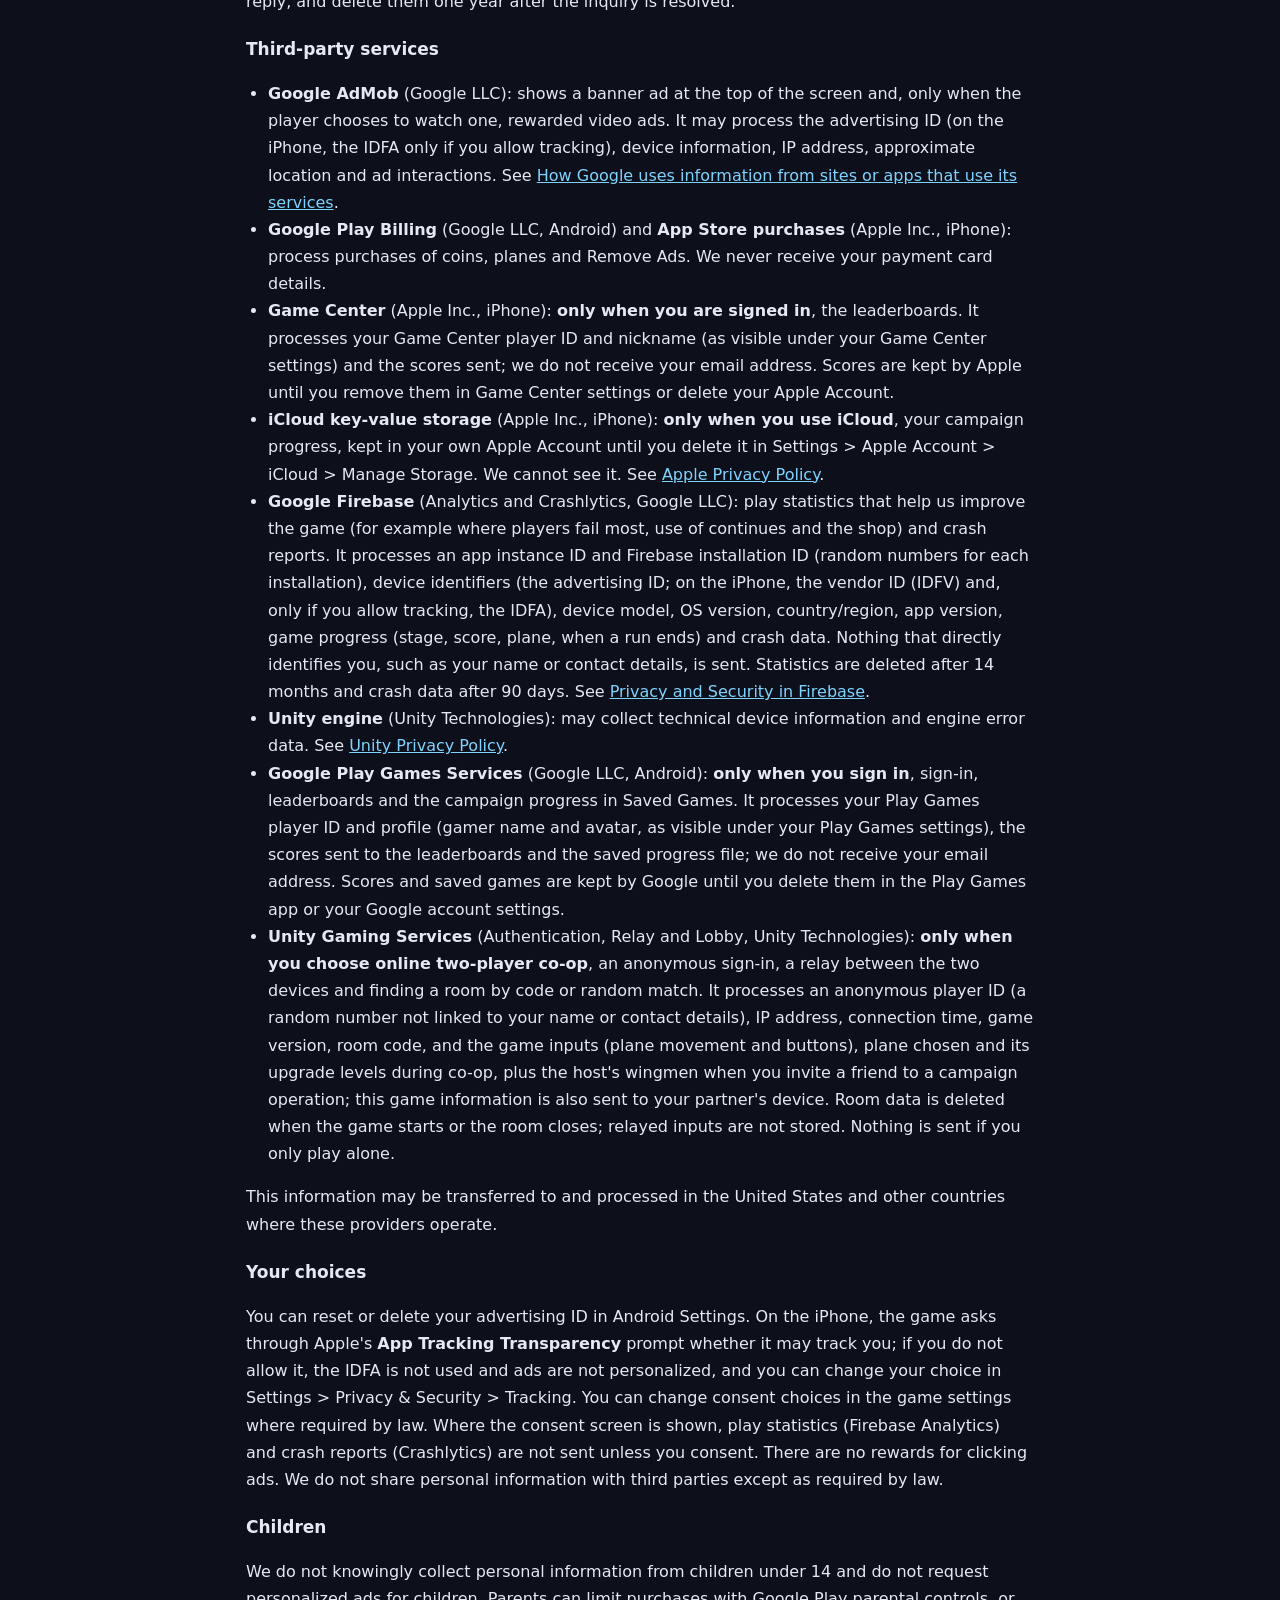
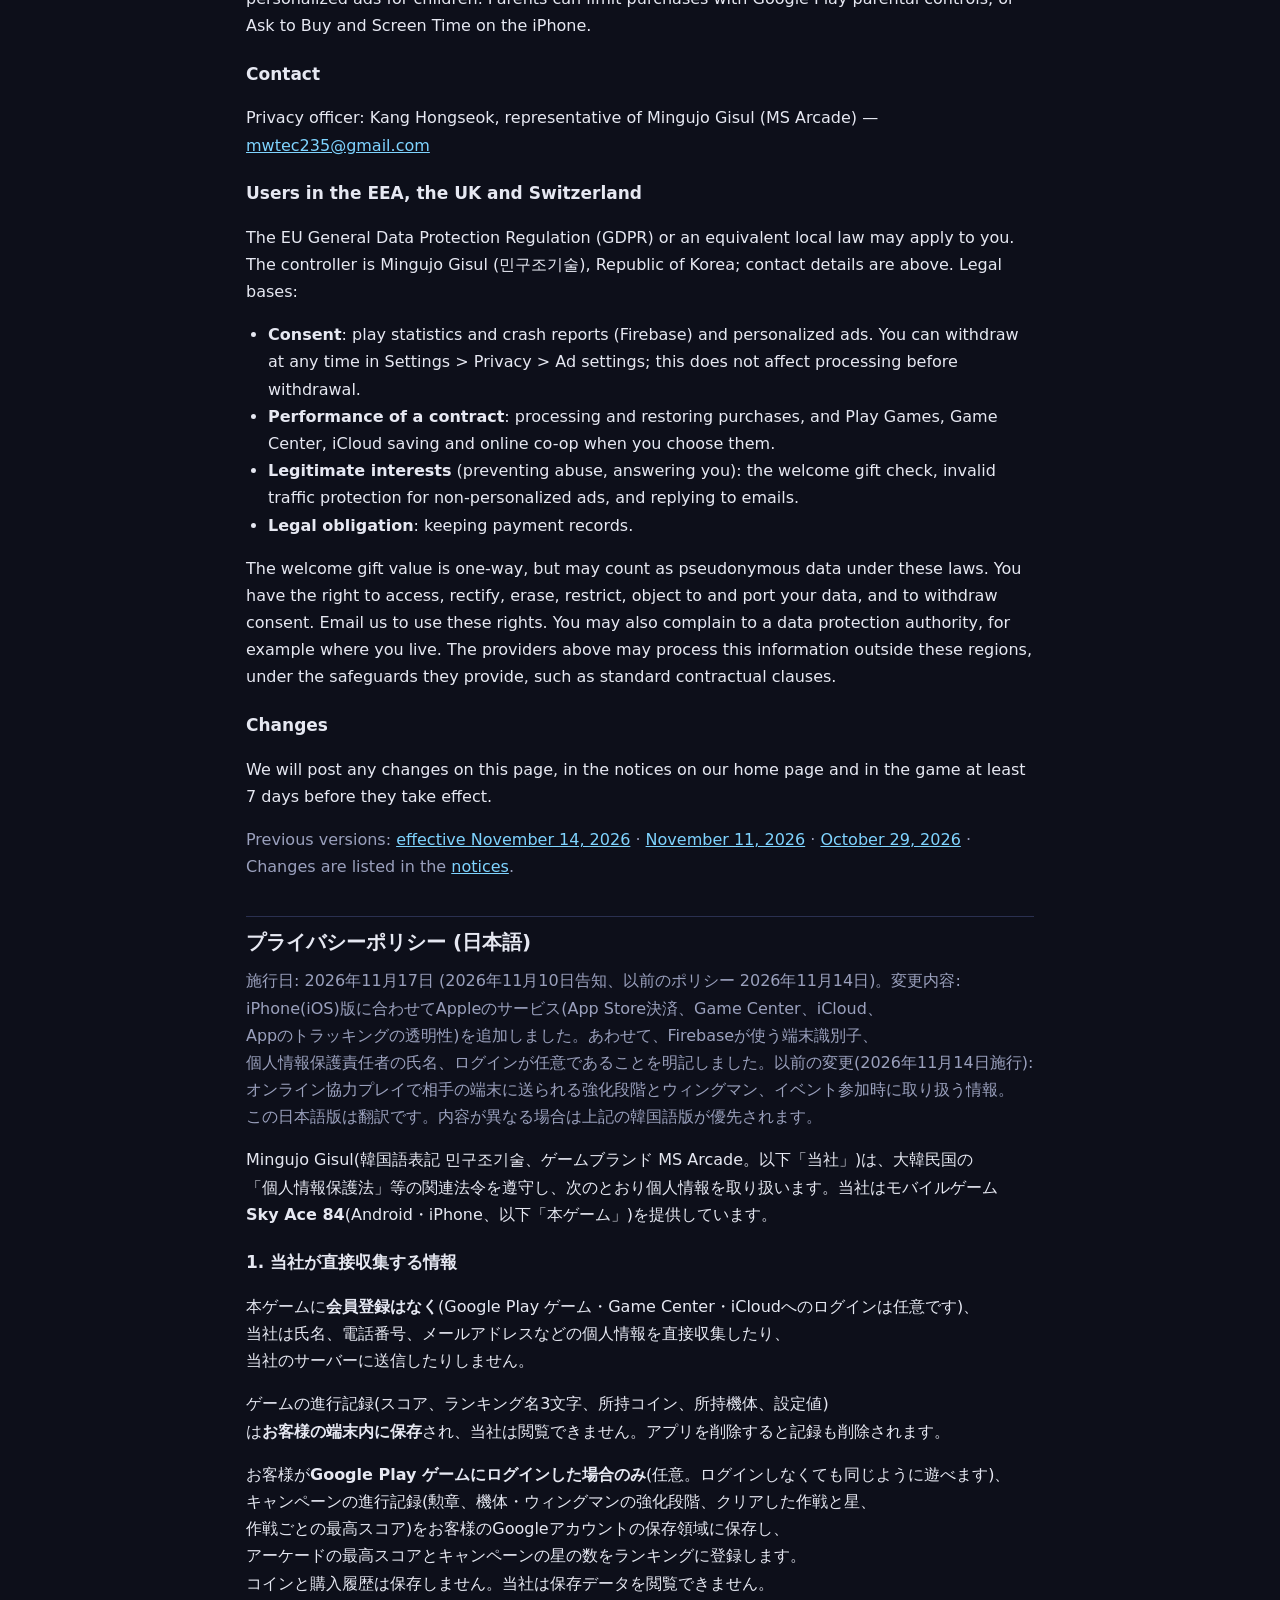
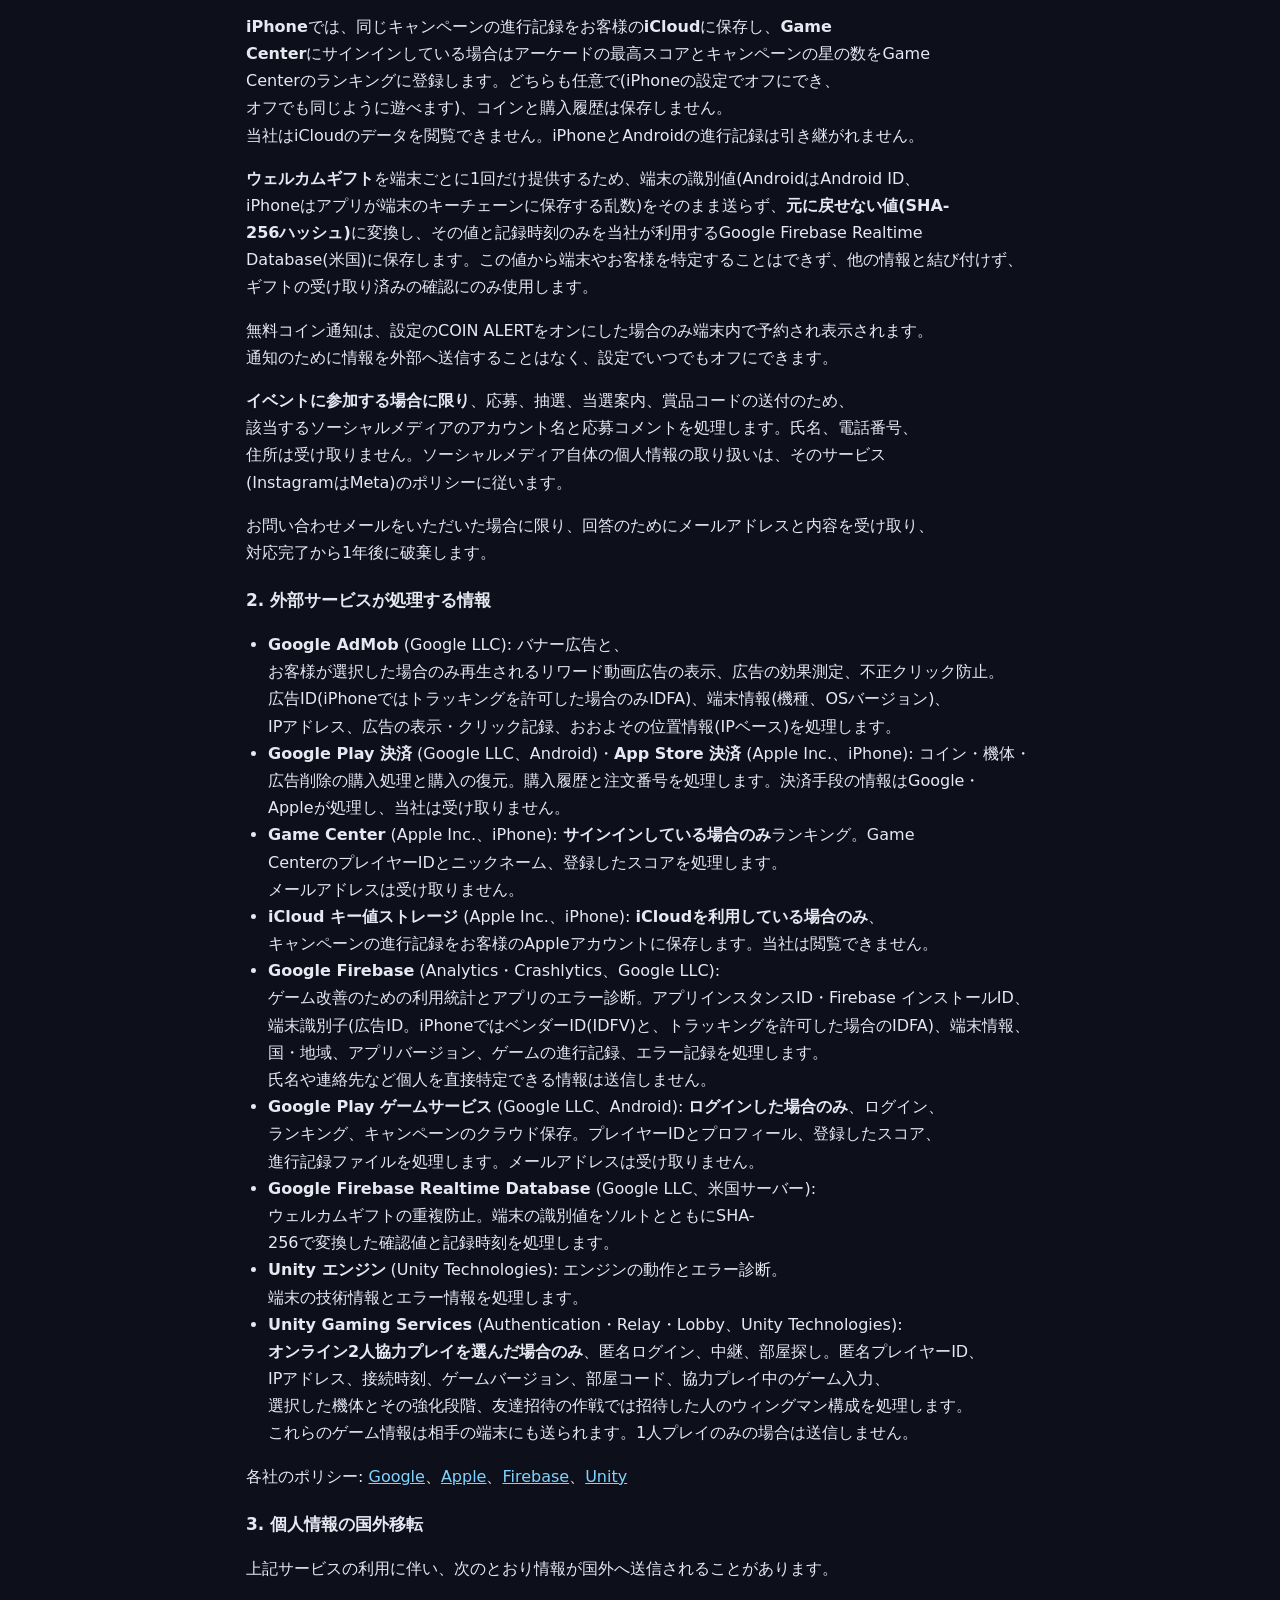
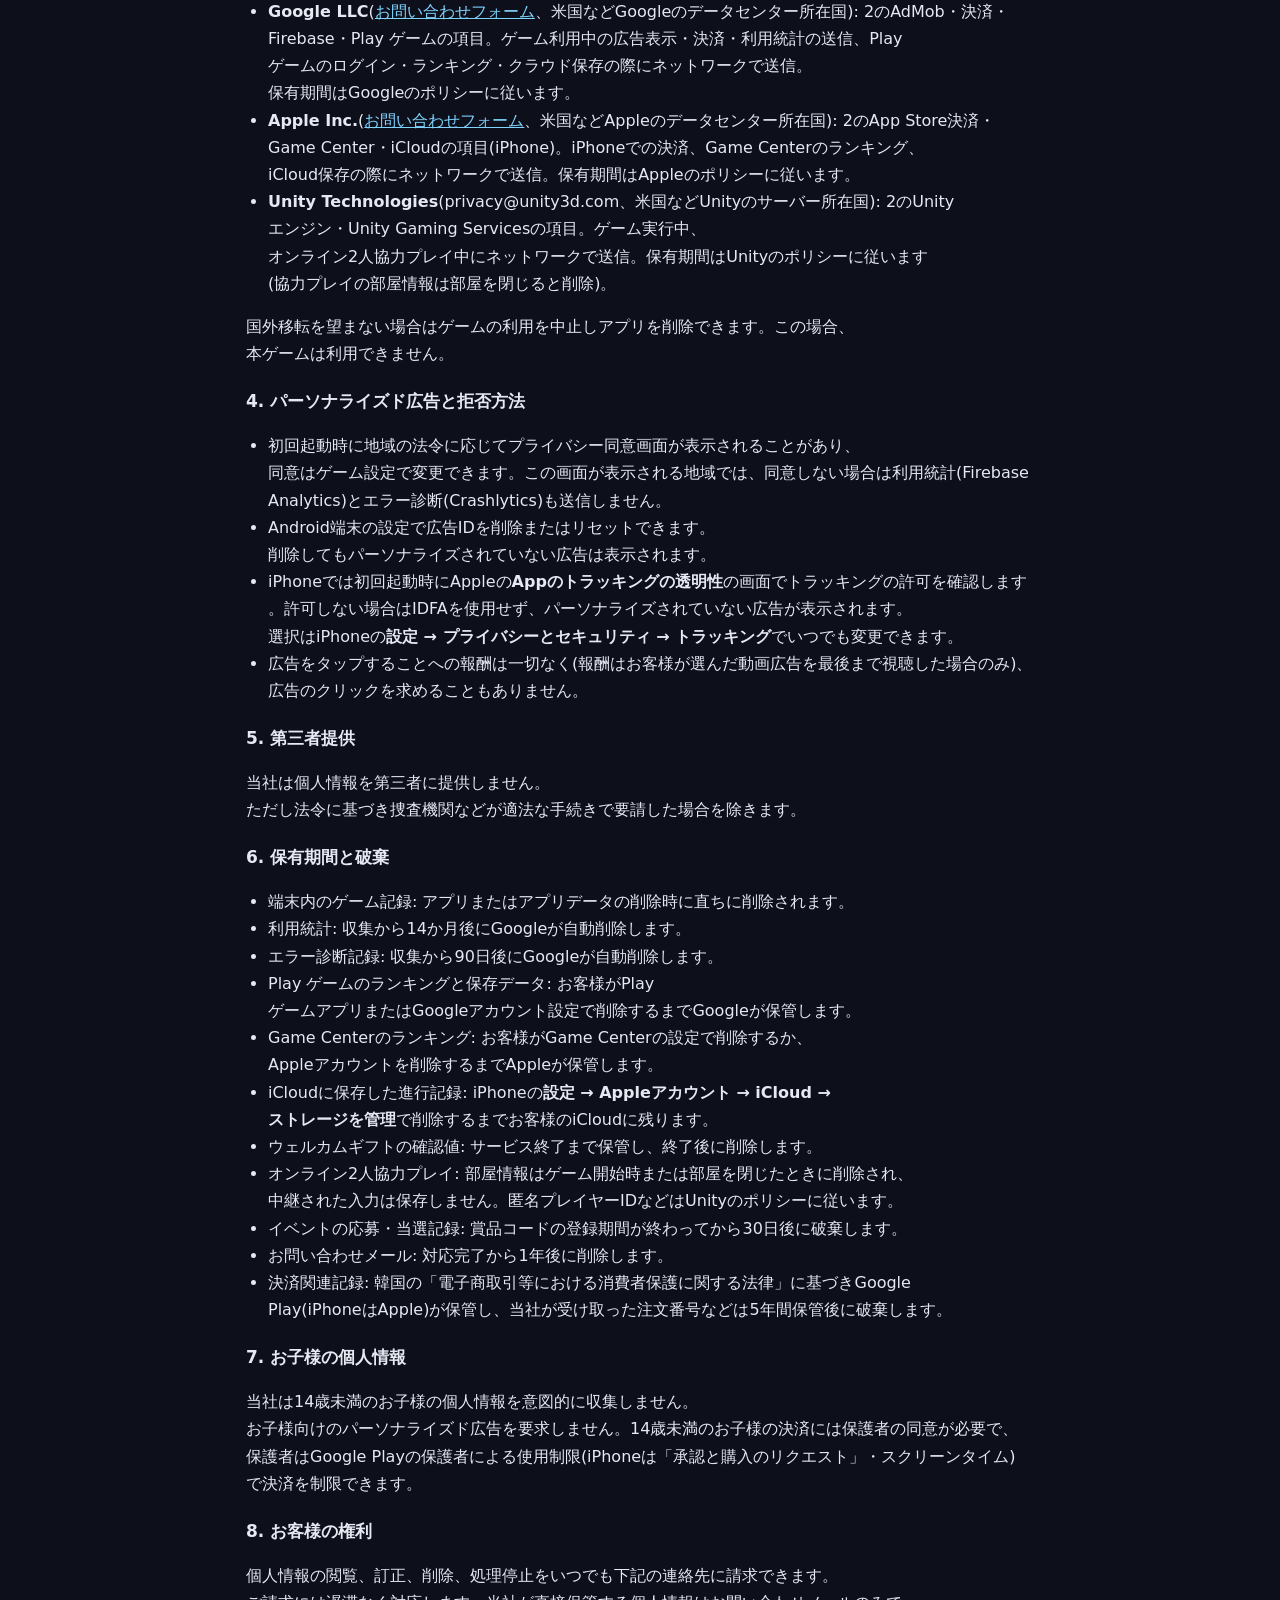
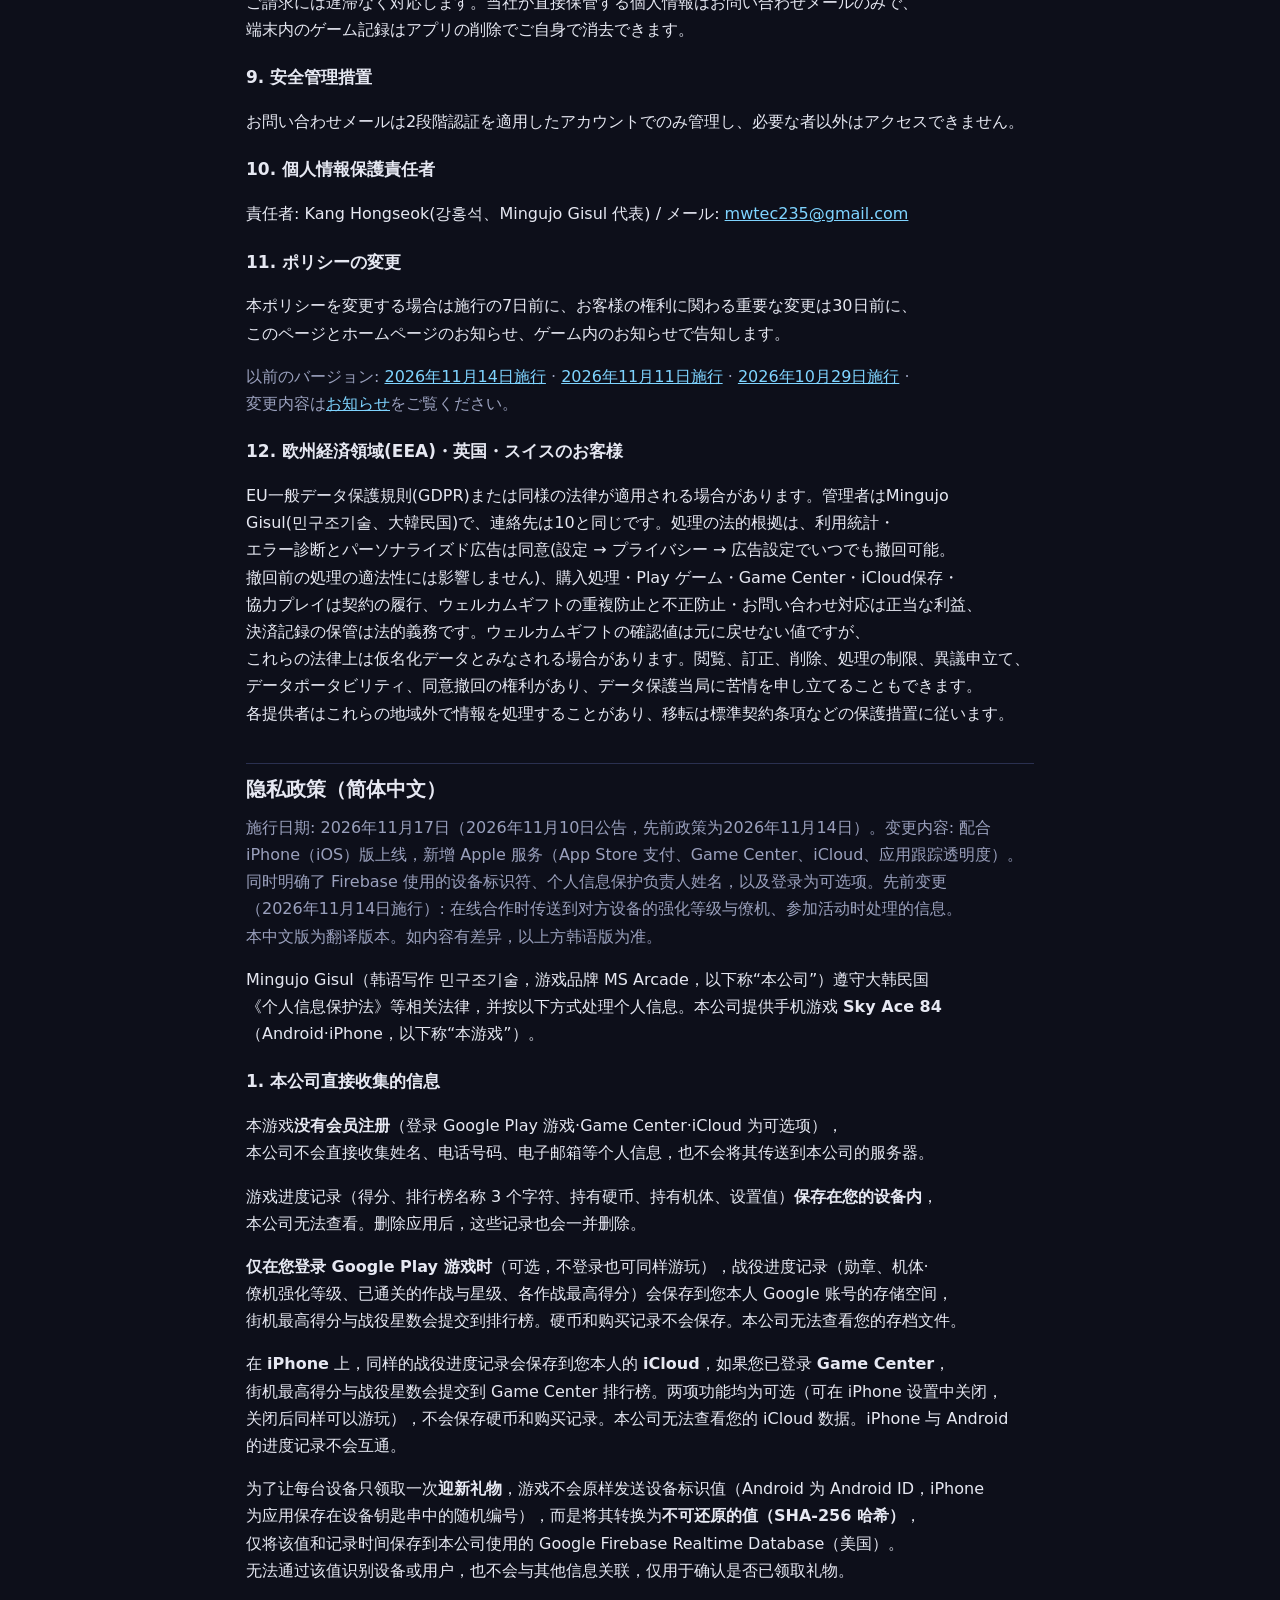
<file: privacy.html>
<!doctype html>
<html lang="ko">
<head>
<meta charset="utf-8">
<meta name="viewport" content="width=device-width, initial-scale=1">
<title>개인정보처리방침 - MS Arcade</title>
<link rel="icon" href="icon.png">
<link rel="stylesheet" href="style.css">
</head>
<body>
<header><div class="bar">
  <a class="brand" href="./">MS ARCADE</a>
  <nav><a href="./">홈</a> <a href="privacy.html" aria-current="page">개인정보처리방침</a> <a href="terms.html">이용약관</a></nav>
</div></header>
<main>
<h1>개인정보처리방침</h1>
<p class="sub">시행일: 2026년 11월 17일 (2026년 11월 10일 공지, 이전 방침 2026년 11월 14일) · <a href="#english" class="lang">English version below</a> · <a href="#japanese" class="lang">日本語はこちら</a> · <a href="#zh-hans" class="lang" lang="zh-Hans">简体中文</a> · <a href="#zh-hant" class="lang" lang="zh-Hant">繁體中文</a></p>
<p class="sub">변경 내용: iPhone(iOS)판 출시에 맞춰 Apple 서비스(App Store 결제, Game Center, iCloud, 앱 추적 투명성)를 추가했습니다(1·2·3·4·6·7·12번). 함께 바로잡은 것: 광고 보상 문구(4번), Firebase가 쓰는 기기 식별자(2번), 개인정보 보호책임자 성명(10번), 선택 로그인 안내(1번). 이전 변경(2026년 11월 14일 시행): 온라인 협동 때 상대 기기에 전달되는 강화 단계와 윙맨, 이벤트 참여 때 처리하는 정보.</p>

<p>민구조기술(이하 "회사", 게임 브랜드 MS Arcade)은 「개인정보 보호법」 등 관련 법령을 지키며,
회사가 제공하는 모바일 게임 <b>Sky Ace 84</b>(Android·iPhone, 이하 "게임")를 이용하는 분의 개인정보를 다음과 같이 처리합니다.</p>

<h2>1. 회사가 직접 수집하는 정보</h2>
<p>게임은 <b>회원 가입이 없으며</b>(아래의 Google Play 게임즈·Game Center·iCloud 로그인은 이용자가 고르는 선택 기능입니다), 회사는 이름, 전화번호, 이메일 같은 개인정보를 직접 수집하거나 회사 서버로 전송하지 않습니다.</p>
<p>게임 진행 기록(점수, 랭킹 이름 3글자, 보유 코인, 보유 기체, 설정값)은 <b>이용자의 기기 안에 저장</b>되며 회사는 이를 볼 수 없습니다.
앱을 삭제하면 이 기록도 함께 삭제됩니다.</p>
<p>이용자가 <b>Google Play 게임즈에 로그인한 경우에만</b>(선택, 로그인하지 않아도 게임을 그대로 이용할 수 있음) 캠페인 진행 기록(훈장, 기체·윙맨 강화 단계, 클리어한 작전과 별, 작전별 최고 점수)을 이용자 본인의 Google 계정 저장 공간(Play 게임즈 저장된 게임)에 저장하고, 아케이드 최고 점수와 캠페인 별 수를 Play 게임즈 순위표에 올립니다. 코인과 구매 내역은 여기에 저장하지 않습니다. 회사는 이용자의 저장된 게임 파일을 볼 수 없습니다.</p>
<p><b>iPhone</b>에서는 같은 캠페인 진행 기록을 이용자 본인의 <b>iCloud</b>(Apple 계정의 저장 공간)에 저장하고, 이용자가 <b>Game Center</b>에 로그인해 있으면 아케이드 최고 점수와 캠페인 별 수를 Game Center 순위표에 올립니다. 두 기능 모두 선택이며(iPhone 설정에서 끌 수 있고, 꺼도 게임을 그대로 이용할 수 있음) 코인과 구매 내역은 저장하지 않습니다. 회사는 이용자의 iCloud 데이터를 볼 수 없습니다. iPhone과 Android의 진행 기록은 서로 이어지지 않습니다.</p>
<p><b>환영 선물</b>(처음 한 번 주는 무료 코인과 훈장)을 기기마다 한 번만 주기 위해, 게임은 기기의 식별값(Android는 Android ID, iPhone은 앱이 기기의 키체인에 만들어 두는 무작위 번호)을 그대로 보내지 않고 <b>되돌릴 수 없는 값(SHA-256 해시)</b>으로 바꾼 뒤 그 값과 기록 시각만 회사가 쓰는 Google Firebase Realtime Database(미국)에 남깁니다. 이 값으로는 기기나 이용자를 알아낼 수 없고, 다른 정보와 연결하지 않으며, 선물을 이미 받았는지 확인하는 데에만 씁니다.</p>
<p>무료 코인 알림은 이용자가 게임 설정(COIN ALERT)에서 켠 경우에만, 이용자의 기기 안에서 예약되어 표시됩니다. 알림을 위해 어떤 정보도 회사나 외부로 전송하지 않으며, 설정에서 언제든 끌 수 있습니다.</p>
<p><b>이벤트에 참여하는 경우에 한해</b>, 회사는 응모와 추첨, 당첨 안내, 상품 코드 발송을 위해 해당 소셜 미디어의 계정 이름과 응모 댓글 내용을 처리합니다. 이름, 전화번호, 주소는 받지 않습니다. 이벤트 소셜 미디어 자체의 개인정보 처리는 그 서비스(Instagram은 Meta)의 정책을 따릅니다.</p>
<p>이용자가 문의 이메일을 보내는 경우에 한해, 답변을 위해 이메일 주소와 문의 내용을 받으며 문의 처리 후 1년이 지나면 파기합니다.</p>

<h2>2. 외부 서비스가 처리하는 정보</h2>
<p>게임은 광고와 결제를 위해 아래 외부 서비스를 사용합니다. 이 서비스들은 각자의 개인정보처리방침에 따라 정보를 처리합니다.</p>
<div class="tablewrap"><table>
<tr><th>서비스(제공자)</th><th>목적</th><th>처리하는 정보</th></tr>
<tr><td>Google AdMob<br>(Google LLC)</td><td>화면 위쪽 배너 광고와, 이용자가 직접 고른 경우에만 재생되는 보상형 동영상 광고 표시, 광고 성과 측정, 부정 클릭 방지</td><td>광고 ID(Android 광고 ID, iPhone은 이용자가 추적을 허용한 경우에만 IDFA), 기기 정보(기종, OS 버전), IP 주소, 광고 노출·클릭 기록, 대략적인 위치(IP 기반)</td></tr>
<tr><td>Google Play 결제<br>(Google LLC, Android)</td><td>코인·기체·광고 제거 구매 처리, 구매 복원</td><td>구매 내역, 주문 번호. 결제 수단 정보는 Google이 처리하며 회사는 받지 않습니다</td></tr>
<tr><td>Google Firebase<br>(Analytics·Crashlytics, Google LLC)</td><td>게임 개선을 위한 이용 통계(어느 스테이지에서 많이 실패하는지, 이어하기·상점 이용 등)와 앱 오류(강제 종료) 진단</td><td>앱 인스턴스 ID·Firebase 설치 ID(앱 설치마다 무작위로 정해지는 번호), 기기 식별자(광고 ID; iPhone은 앱 판매자 ID(IDFV)와, 추적을 허용한 경우 IDFA), 기기 정보(기종, OS 버전), 국가·지역, 앱 버전, 게임 진행 기록(스테이지, 점수, 사용 기체, 격추·실패 시점), 오류 발생 기록. 이름·연락처 등 이용자를 직접 알아볼 수 있는 정보는 보내지 않습니다</td></tr>
<tr><td>Google Play 게임즈 서비스<br>(Google LLC, Android)</td><td><b>이용자가 로그인한 경우에만</b>: Play 게임즈 로그인, 순위표, 캠페인 진행 클라우드 저장(다른 기기·재설치 후 이어 하기)</td><td>Play 게임즈 플레이어 ID와 프로필(닉네임·아바타, 이용자가 Play 게임즈에서 정한 공개 범위에 따름), 순위표에 올린 점수, 캠페인 진행 기록 파일. 이메일 주소는 받지 않습니다</td></tr>
<tr><td>Google Firebase Realtime Database<br>(Google LLC, 미국 서버)</td><td>환영 선물 중복 지급 방지(같은 기기에서 앱을 다시 설치해도 한 번만)</td><td>기기 식별값(Android ID 또는 iPhone 키체인의 무작위 번호)을 소금값과 함께 SHA-256으로 바꾼 확인값(원래 값으로 되돌릴 수 없음)과 기록 시각. 그 밖의 정보는 보내지 않습니다</td></tr>
<tr><td>App Store 결제<br>(Apple Inc., iPhone)</td><td>코인·기체·광고 제거 구매 처리, 구매 복원</td><td>구매 내역, 거래 번호. 결제 수단 정보는 Apple이 처리하며 회사는 받지 않습니다</td></tr>
<tr><td>Game Center<br>(Apple Inc., iPhone)</td><td><b>이용자가 Game Center에 로그인한 경우에만</b>: 순위표</td><td>Game Center 플레이어 ID와 닉네임(이용자가 Game Center에서 정한 공개 범위에 따름), 순위표에 올린 점수. 이메일 주소는 받지 않습니다</td></tr>
<tr><td>iCloud 키-값 저장소<br>(Apple Inc., iPhone)</td><td><b>이용자가 iCloud를 쓰는 경우에만</b>: 캠페인 진행 클라우드 저장(다른 iPhone·재설치 후 이어 하기)</td><td>캠페인 진행 기록(훈장, 기체·윙맨 강화 단계, 클리어한 작전과 별, 작전별 최고 점수). 이용자 본인의 Apple 계정에 저장되며 회사는 볼 수 없습니다</td></tr>
<tr><td>Unity 엔진<br>(Unity Technologies)</td><td>게임 엔진 동작, 오류 진단</td><td>기기 기술 정보(기종, OS, 그래픽 장치), 엔진 오류 정보</td></tr>
<tr><td>Unity Gaming Services<br>(Authentication·Relay·Lobby, Unity Technologies)</td><td><b>온라인 2인 협동을 고를 때만</b>: 익명 로그인, 두 기기를 잇는 중계, 방 코드·랜덤 매칭 방 찾기</td><td>익명 플레이어 ID(Unity가 무작위로 정하는 번호, 이름·연락처와 연결되지 않음), IP 주소, 접속 시각, 게임 버전, 방 코드, 협동 중 주고받는 게임 입력(기체 이동·버튼)과 고른 기체 종류, 그 기체의 강화 단계, 친구 초대 작전에서는 초대한 사람의 윙맨 구성. 이 게임 정보는 함께 하는 상대 기기에도 전달됩니다. 1인 플레이만 하면 보내지 않습니다</td></tr>
</table></div>
<p>Google의 데이터 처리 방식: <a href="https://policies.google.com/technologies/partner-sites?hl=ko">https://policies.google.com/technologies/partner-sites</a><br>
Google 개인정보처리방침: <a href="https://policies.google.com/privacy?hl=ko">https://policies.google.com/privacy</a><br>
Firebase의 데이터 처리: <a href="https://firebase.google.com/support/privacy?hl=ko">https://firebase.google.com/support/privacy</a><br>
Apple 개인정보처리방침: <a href="https://www.apple.com/kr/legal/privacy/kr/">https://www.apple.com/kr/legal/privacy/</a><br>
Unity 개인정보처리방침: <a href="https://unity.com/legal/privacy-policy">https://unity.com/legal/privacy-policy</a></p>

<h2>3. 개인정보의 국외 이전</h2>
<p>위 외부 서비스를 이용하면서 아래와 같이 정보가 국외로 전송될 수 있습니다.</p>
<div class="tablewrap"><table>
<tr><th>이전받는 자</th><th>국가</th><th>이전 항목</th><th>시기와 방법</th><th>보유 기간</th></tr>
<tr><td>Google LLC<br>(<a href="https://support.google.com/policies/contact/general_privacy_form">문의 양식</a>)</td><td>미국 등 Google 데이터센터 소재국</td><td>2번 표의 AdMob·결제·Firebase·Play 게임즈 항목</td><td>게임 이용 중 광고 표시·결제·이용 통계 전송, Play 게임즈 로그인·순위표·클라우드 저장 시 네트워크로 전송</td><td>Google 정책에 따름</td></tr>
<tr><td>Apple Inc.<br>(<a href="https://www.apple.com/kr/legal/privacy/contact/">문의 양식</a>)</td><td>미국 등 Apple 데이터센터 소재국</td><td>2번 표의 App Store 결제·Game Center·iCloud 항목 (iPhone)</td><td>iPhone에서 결제, Game Center 순위표, iCloud 저장 시 네트워크로 전송</td><td>Apple 정책에 따름</td></tr>
<tr><td>Unity Technologies<br>(privacy@unity3d.com)</td><td>미국 등 Unity 서버 소재국</td><td>2번 표의 Unity 엔진·Unity Gaming Services 항목</td><td>게임 실행 중, 온라인 2인 협동 중 네트워크로 전송</td><td>Unity 정책에 따름 (협동 방 정보는 방을 닫으면 삭제)</td></tr>
</table></div>
<p>국외 이전을 원하지 않으면 게임 이용을 중단하고 앱을 삭제할 수 있습니다. 이 경우 게임을 이용할 수 없습니다.</p>

<h2>4. 맞춤형 광고와 거부 방법</h2>
<ul>
<li>게임을 처음 실행할 때 지역 법령에 따라 개인정보 동의 화면이 표시될 수 있으며, 동의 여부는 게임 설정에서 다시 바꿀 수 있습니다. 이 화면이 표시되는 지역에서는 동의하지 않으면 이용 통계(Firebase Analytics)와 오류 진단(Crashlytics)도 보내지 않습니다.</li>
<li>Android 기기의 <b>설정 → 개인정보 보호(또는 Google) → 광고</b>에서 광고 ID를 삭제하거나 재설정할 수 있습니다. 광고 ID를 삭제해도 광고는 표시되지만 맞춤형이 아닌 광고가 표시됩니다.</li>
<li>iPhone에서는 게임을 처음 실행할 때 Apple의 <b>앱 추적 투명성</b> 창으로 추적 허용 여부를 묻습니다. 허용하지 않으면 광고 식별자(IDFA)를 쓰지 않으며 맞춤형이 아닌 광고가 표시됩니다. 선택은 iPhone의 <b>설정 → 개인정보 보호 및 보안 → 추적</b>에서 언제든 바꿀 수 있습니다.</li>
<li>광고를 누르는 것에 대해서는 어떤 보상도 주지 않으며(보상은 이용자가 고른 동영상 광고를 끝까지 본 경우에만 줍니다), 광고 클릭을 요구하지 않습니다.</li>
</ul>

<h2>5. 개인정보의 제3자 제공</h2>
<p>회사는 이용자의 개인정보를 제3자에게 제공하지 않습니다. 다만 법령에 따라 수사기관 등이 적법한 절차로 요청하는 경우는 예외로 합니다.</p>

<h2>6. 보유 기간과 파기</h2>
<ul>
<li>기기에 저장된 게임 기록: 앱 삭제 또는 앱 데이터 삭제 시 즉시 삭제됩니다.</li>
<li>이용 통계(Firebase Analytics): 수집 후 14개월이 지나면 Google이 자동으로 삭제합니다.</li>
<li>오류 진단 기록(Firebase Crashlytics): 수집 후 90일이 지나면 Google이 자동으로 삭제합니다.</li>
<li>Play 게임즈 순위표 점수와 저장된 게임: 이용자가 Play 게임즈 앱 또는 Google 계정 설정에서 지울 때까지 Google이 보관합니다(Play 게임즈 프로필을 삭제하면 함께 삭제).</li>
<li>Game Center 순위표 점수: 이용자가 Game Center 설정에서 지우거나 Apple 계정을 삭제할 때까지 Apple이 보관합니다.</li>
<li>iCloud에 저장된 캠페인 진행 기록: 이용자가 iPhone의 <b>설정 → Apple 계정 → iCloud → 저장 공간 관리</b>에서 지울 때까지 이용자의 iCloud에 남습니다.</li>
<li>환영 선물 기기 확인값(Firebase Realtime Database): 중복 지급을 막기 위해 게임 서비스가 끝날 때까지 보관하고, 서비스 종료 후 삭제합니다.</li>
<li>온라인 2인 협동(Unity Gaming Services): 방 정보는 판이 시작되거나 방을 닫으면 삭제되고, 중계된 게임 입력은 저장하지 않습니다. 익명 플레이어 ID 등은 Unity 정책에 따라 보관됩니다.</li>
<li>이벤트 응모·당첨 기록: 상품 코드 등록 기간이 끝나고 30일 뒤 파기합니다.</li>
<li>문의 이메일: 문의 처리 후 1년 뒤 삭제합니다.</li>
<li>결제 관련 기록: 「전자상거래 등에서의 소비자보호에 관한 법률」에 따라 Google Play(iPhone은 Apple)가 보관하며, 회사가 받은 주문 번호 등은 5년간 보관 후 파기합니다.</li>
</ul>

<h2>7. 아동의 개인정보</h2>
<p>회사는 만 14세 미만 아동의 개인정보를 알고서 수집하지 않습니다. 광고는 Google AdMob 정책에 따라 표시되며, 회사는 아동 대상 맞춤형 광고를 요청하지 않습니다.
만 14세 미만 아동이 결제를 하려면 보호자의 동의가 필요하며, 보호자는 Google Play의 자녀 보호 기능(iPhone은 Apple의 구입 요청·스크린 타임)으로 결제를 제한할 수 있습니다.</p>

<h2>8. 이용자의 권리</h2>
<p>이용자는 회사에 대해 언제든지 개인정보 열람, 정정, 삭제, 처리 정지를 요청할 수 있습니다. 아래 연락처로 요청하시면 지체 없이 처리합니다.
회사가 직접 보관하는 개인정보는 문의 이메일뿐이며, 기기에 저장된 게임 기록은 앱 삭제로 직접 지울 수 있습니다.</p>

<h2>9. 안전성 확보 조치</h2>
<p>회사는 문의 이메일을 2단계 인증이 적용된 계정에서만 관리하고, 필요한 사람 외에는 접근할 수 없도록 합니다.</p>

<h2>10. 개인정보 보호책임자</h2>
<ul>
<li>책임자: 강홍석 (민구조기술 대표)</li>
<li>이메일: <a href="mailto:mwtec235@gmail.com">mwtec235@gmail.com</a></li>
</ul>
<p>개인정보 침해에 대한 신고나 상담은 아래 기관에도 문의할 수 있습니다.</p>
<ul>
<li>개인정보침해 신고센터: 국번 없이 118 (<a href="https://privacy.kisa.or.kr">privacy.kisa.or.kr</a>)</li>
<li>개인정보 분쟁조정위원회: 1833-6972 (<a href="https://www.kopico.go.kr">www.kopico.go.kr</a>)</li>
</ul>

<h2>11. 방침의 변경</h2>
<p>이 방침이 바뀌면 시행 7일 전에 이 페이지와 홈페이지 공지사항, 게임 안 공지로 알립니다. 이용자 권리에 중요한 변경은 30일 전에 알립니다.</p>
<p class="sub">이전 버전: <a href="privacy-2026-11-14.html">2026년 11월 14일 시행</a> · <a href="privacy-2026-11-11.html">2026년 11월 11일 시행</a> · <a href="privacy-2026-10-29.html">2026년 10월 29일 시행</a> · 바뀐 내용은 <a href="./#notices">공지사항</a>에서 볼 수 있습니다.</p>

<h2>12. 유럽경제지역(EEA)·영국·스위스 이용자</h2>
<p>이 지역 이용자에게는 EU 일반 개인정보 보호법(GDPR) 또는 해당 지역의 같은 성격의 법이 적용될 수 있으며, 다음 내용이 함께 적용됩니다. 개인정보 처리자는 민구조기술(대한민국)이며 연락처는 10번과 같습니다.</p>
<div class="tablewrap"><table>
<tr><th>처리 내용</th><th>법적 근거</th></tr>
<tr><td>이용 통계·오류 진단(Firebase), 맞춤형 광고</td><td>동의. 게임 설정 → 개인정보 → 광고 설정에서 언제든 철회할 수 있으며, 철회 전의 처리는 영향을 받지 않습니다</td></tr>
<tr><td>구매 처리·구매 복원, Play 게임즈·Game Center·iCloud 저장과 온라인 2인 협동(이용자가 고른 경우)</td><td>이용자와의 계약 이행</td></tr>
<tr><td>환영 선물 중복 지급 방지, 비맞춤형 광고의 부정 사용 방지, 문의 답변</td><td>정당한 이익(부정 사용 방지, 문의 대응)</td></tr>
<tr><td>결제 기록 보관</td><td>법적 의무</td></tr>
</table></div>
<p>환영 선물 확인값은 되돌릴 수 없는 값이지만, 이 지역의 법에서는 가명 정보로 볼 수 있습니다.</p>
<p>이용자는 열람, 정정, 삭제, 처리 제한, 처리 반대, 이동 요청, 동의 철회의 권리가 있습니다. 10번의 이메일로 요청하면 되고, 거주지 등의 개인정보 감독기관에 불만을 제기할 수도 있습니다. 위 서비스 제공자는 이 정보를 미국 등 이 지역 밖에서 처리할 수 있으며, 국외 이전은 각 제공자가 제공하는 표준 계약 조항 등의 보호 조치에 따릅니다.</p>

<h2 id="english" lang="en">Privacy Policy (English)</h2>
<div lang="en">
<p class="sub">Effective date: November 17, 2026 (announced November 10, 2026; previous version November 14, 2026). Added: Apple services for the iPhone (iOS) version (App Store purchases, Game Center, iCloud and App Tracking Transparency); also corrected: the device identifiers Firebase uses, the privacy officer's name, and that sign-in is optional. Previous change (effective November 14, 2026): the upgrade levels and wingmen sent to your partner in online co-op, and the information handled when you enter an event.</p>
<p><b>MS Arcade</b> ("we", a game brand of Mingujo Gisul (민구조기술), a sole proprietorship in Korea) operates the mobile game <b>Sky Ace 84</b> (Android and iPhone). The Korean version above prevails if the two versions differ.</p>
<h3>Information we collect</h3>
<p>The game has no account to create (signing in to Google Play Games, Game Center or iCloud is optional). We do not collect your name, phone number or email, and we do not send any personal information to our own servers.
Game progress (scores, 3-letter ranking names, coins, owned planes, settings) is stored <b>on your device</b> and is deleted when you uninstall the app.
<b>Only if you sign in to Google Play Games</b> (optional; the game plays the same without it), your campaign progress (medals, plane and wingman upgrade levels, cleared operations and stars, best scores) is kept in your own Google account (Play Games Saved Games), and your arcade high score and campaign star count go on the Play Games leaderboards. Coins and purchases are not stored there. We cannot see your saved game file.
On the <b>iPhone</b>, the same campaign progress is kept in your own <b>iCloud</b>, and if you are signed in to <b>Game Center</b>, your arcade high score and campaign star count go on the Game Center leaderboards. Both are optional (you can switch them off in iPhone Settings and play the same) and do not include coins or purchases. We cannot see your iCloud data. iPhone and Android progress are not linked.
Free coin reminders are scheduled on your device only when you switch on COIN ALERT in the game settings; no information is sent for them, and you can switch them off at any time.
So that the <b>welcome gift</b> (free coins and medals given once) is given only once per device, the game turns a device value (the Android ID on Android; on the iPhone, a random number the app keeps in the device's Keychain) into a one-way value (a salted SHA-256 hash) and stores only that value and the time in our Google Firebase Realtime Database (United States). The value cannot identify your device or you, is not linked to anything else, and is used only to check whether the gift was already taken. It is kept until the game service ends.
<b>Only if you enter an event</b>, we handle your social media account name and entry comment to run the draw, announce winners and send prize codes, and delete these records 30 days after the code redemption period ends. We do not ask for your name, phone number or address. The social media service (Meta for Instagram) handles your data under its own policy.
If you email us, we use your email address and message only to reply, and delete them one year after the inquiry is resolved.</p>
<h3>Third-party services</h3>
<ul>
<li><b>Google AdMob</b> (Google LLC): shows a banner ad at the top of the screen and, only when the player chooses to watch one, rewarded video ads. It may process the advertising ID (on the iPhone, the IDFA only if you allow tracking), device information, IP address, approximate location and ad interactions. See <a href="https://policies.google.com/technologies/partner-sites">How Google uses information from sites or apps that use its services</a>.</li>
<li><b>Google Play Billing</b> (Google LLC, Android) and <b>App Store purchases</b> (Apple Inc., iPhone): process purchases of coins, planes and Remove Ads. We never receive your payment card details.</li>
<li><b>Game Center</b> (Apple Inc., iPhone): <b>only when you are signed in</b>, the leaderboards. It processes your Game Center player ID and nickname (as visible under your Game Center settings) and the scores sent; we do not receive your email address. Scores are kept by Apple until you remove them in Game Center settings or delete your Apple Account.</li>
<li><b>iCloud key-value storage</b> (Apple Inc., iPhone): <b>only when you use iCloud</b>, your campaign progress, kept in your own Apple Account until you delete it in Settings &gt; Apple Account &gt; iCloud &gt; Manage Storage. We cannot see it. See <a href="https://www.apple.com/legal/privacy/">Apple Privacy Policy</a>.</li>
<li><b>Google Firebase</b> (Analytics and Crashlytics, Google LLC): play statistics that help us improve the game (for example where players fail most, use of continues and the shop) and crash reports. It processes an app instance ID and Firebase installation ID (random numbers for each installation), device identifiers (the advertising ID; on the iPhone, the vendor ID (IDFV) and, only if you allow tracking, the IDFA), device model, OS version, country/region, app version, game progress (stage, score, plane, when a run ends) and crash data. Nothing that directly identifies you, such as your name or contact details, is sent. Statistics are deleted after 14 months and crash data after 90 days. See <a href="https://firebase.google.com/support/privacy">Privacy and Security in Firebase</a>.</li>
<li><b>Unity engine</b> (Unity Technologies): may collect technical device information and engine error data. See <a href="https://unity.com/legal/privacy-policy">Unity Privacy Policy</a>.</li>
<li><b>Google Play Games Services</b> (Google LLC, Android): <b>only when you sign in</b>, sign-in, leaderboards and the campaign progress in Saved Games. It processes your Play Games player ID and profile (gamer name and avatar, as visible under your Play Games settings), the scores sent to the leaderboards and the saved progress file; we do not receive your email address. Scores and saved games are kept by Google until you delete them in the Play Games app or your Google account settings.</li>
<li><b>Unity Gaming Services</b> (Authentication, Relay and Lobby, Unity Technologies): <b>only when you choose online two-player co-op</b>, an anonymous sign-in, a relay between the two devices and finding a room by code or random match. It processes an anonymous player ID (a random number not linked to your name or contact details), IP address, connection time, game version, room code, and the game inputs (plane movement and buttons), plane chosen and its upgrade levels during co-op, plus the host's wingmen when you invite a friend to a campaign operation; this game information is also sent to your partner's device. Room data is deleted when the game starts or the room closes; relayed inputs are not stored. Nothing is sent if you only play alone.</li>
</ul>
<p>This information may be transferred to and processed in the United States and other countries where these providers operate.</p>
<h3>Your choices</h3>
<p>You can reset or delete your advertising ID in Android Settings. On the iPhone, the game asks through Apple's <b>App Tracking Transparency</b> prompt whether it may track you; if you do not allow it, the IDFA is not used and ads are not personalized, and you can change your choice in Settings &gt; Privacy &amp; Security &gt; Tracking. You can change consent choices in the game settings where required by law. Where the consent screen is shown, play statistics (Firebase Analytics) and crash reports (Crashlytics) are not sent unless you consent.
There are no rewards for clicking ads. We do not share personal information with third parties except as required by law.</p>
<h3>Children</h3>
<p>We do not knowingly collect personal information from children under 14 and do not request personalized ads for children. Parents can limit purchases with Google Play parental controls, or Ask to Buy and Screen Time on the iPhone.</p>
<h3>Contact</h3>
<p>Privacy officer: Kang Hongseok, representative of Mingujo Gisul (MS Arcade) — <a href="mailto:mwtec235@gmail.com">mwtec235@gmail.com</a></p>
<h3>Users in the EEA, the UK and Switzerland</h3>
<p>The EU General Data Protection Regulation (GDPR) or an equivalent local law may apply to you. The controller is Mingujo Gisul (민구조기술), Republic of Korea; contact details are above. Legal bases:</p>
<ul>
<li><b>Consent</b>: play statistics and crash reports (Firebase) and personalized ads. You can withdraw at any time in Settings &gt; Privacy &gt; Ad settings; this does not affect processing before withdrawal.</li>
<li><b>Performance of a contract</b>: processing and restoring purchases, and Play Games, Game Center, iCloud saving and online co-op when you choose them.</li>
<li><b>Legitimate interests</b> (preventing abuse, answering you): the welcome gift check, invalid traffic protection for non-personalized ads, and replying to emails.</li>
<li><b>Legal obligation</b>: keeping payment records.</li>
</ul>
<p>The welcome gift value is one-way, but may count as pseudonymous data under these laws. You have the right to access, rectify, erase, restrict, object to and port your data, and to withdraw consent. Email us to use these rights. You may also complain to a data protection authority, for example where you live. The providers above may process this information outside these regions, under the safeguards they provide, such as standard contractual clauses.</p>
<h3>Changes</h3>
<p>We will post any changes on this page, in the notices on our home page and in the game at least 7 days before they take effect.</p>
<p class="sub">Previous versions: <a href="privacy-2026-11-14.html">effective November 14, 2026</a> · <a href="privacy-2026-11-11.html">November 11, 2026</a> · <a href="privacy-2026-10-29.html">October 29, 2026</a> · Changes are listed in the <a href="./#notices">notices</a>.</p>
</div>
<h2 id="japanese" lang="ja">プライバシーポリシー (日本語)</h2>
<div lang="ja">
<p class="sub">施行日: 2026年11月17日 (2026年11月10日告知、以前のポリシー 2026年11月14日)。変更内容: iPhone(iOS)版に合わせてAppleのサービス(App Store決済、Game Center、iCloud、Appのトラッキングの透明性)を追加しました。あわせて、Firebaseが使う端末識別子、個人情報保護責任者の氏名、ログインが任意であることを明記しました。以前の変更(2026年11月14日施行): オンライン協力プレイで相手の端末に送られる強化段階とウィングマン、イベント参加時に取り扱う情報。この日本語版は翻訳です。内容が異なる場合は上記の韓国語版が優先されます。</p>
<p>Mingujo Gisul(韓国語表記 민구조기술、ゲームブランド MS Arcade。以下「当社」)は、大韓民国の「個人情報保護法」等の関連法令を遵守し、次のとおり個人情報を取り扱います。当社はモバイルゲーム <b>Sky Ace 84</b>(Android・iPhone、以下「本ゲーム」)を提供しています。</p>
<h3>1. 当社が直接収集する情報</h3>
<p>本ゲームに<b>会員登録はなく</b>(Google Play ゲーム・Game Center・iCloudへのログインは任意です)、当社は氏名、電話番号、メールアドレスなどの個人情報を直接収集したり、当社のサーバーに送信したりしません。</p>
<p>ゲームの進行記録(スコア、ランキング名3文字、所持コイン、所持機体、設定値)は<b>お客様の端末内に保存</b>され、当社は閲覧できません。アプリを削除すると記録も削除されます。</p>
<p>お客様が<b>Google Play ゲームにログインした場合のみ</b>(任意。ログインしなくても同じように遊べます)、キャンペーンの進行記録(勲章、機体・ウィングマンの強化段階、クリアした作戦と星、作戦ごとの最高スコア)をお客様のGoogleアカウントの保存領域に保存し、アーケードの最高スコアとキャンペーンの星の数をランキングに登録します。コインと購入履歴は保存しません。当社は保存データを閲覧できません。</p>
<p><b>iPhone</b>では、同じキャンペーンの進行記録をお客様の<b>iCloud</b>に保存し、<b>Game Center</b>にサインインしている場合はアーケードの最高スコアとキャンペーンの星の数をGame Centerのランキングに登録します。どちらも任意で(iPhoneの設定でオフにでき、オフでも同じように遊べます)、コインと購入履歴は保存しません。当社はiCloudのデータを閲覧できません。iPhoneとAndroidの進行記録は引き継がれません。</p>
<p><b>ウェルカムギフト</b>を端末ごとに1回だけ提供するため、端末の識別値(AndroidはAndroid ID、iPhoneはアプリが端末のキーチェーンに保存する乱数)をそのまま送らず、<b>元に戻せない値(SHA-256ハッシュ)</b>に変換し、その値と記録時刻のみを当社が利用するGoogle Firebase Realtime Database(米国)に保存します。この値から端末やお客様を特定することはできず、他の情報と結び付けず、ギフトの受け取り済みの確認にのみ使用します。</p>
<p>無料コイン通知は、設定のCOIN ALERTをオンにした場合のみ端末内で予約され表示されます。通知のために情報を外部へ送信することはなく、設定でいつでもオフにできます。</p>
<p><b>イベントに参加する場合に限り</b>、応募、抽選、当選案内、賞品コードの送付のため、該当するソーシャルメディアのアカウント名と応募コメントを処理します。氏名、電話番号、住所は受け取りません。ソーシャルメディア自体の個人情報の取り扱いは、そのサービス(InstagramはMeta)のポリシーに従います。</p>
<p>お問い合わせメールをいただいた場合に限り、回答のためにメールアドレスと内容を受け取り、対応完了から1年後に破棄します。</p>
<h3>2. 外部サービスが処理する情報</h3>
<ul>
<li><b>Google AdMob</b> (Google LLC): バナー広告と、お客様が選択した場合のみ再生されるリワード動画広告の表示、広告の効果測定、不正クリック防止。広告ID(iPhoneではトラッキングを許可した場合のみIDFA)、端末情報(機種、OSバージョン)、IPアドレス、広告の表示・クリック記録、おおよその位置情報(IPベース)を処理します。</li>
<li><b>Google Play 決済</b> (Google LLC、Android)・<b>App Store 決済</b> (Apple Inc.、iPhone): コイン・機体・広告削除の購入処理と購入の復元。購入履歴と注文番号を処理します。決済手段の情報はGoogle・Appleが処理し、当社は受け取りません。</li>
<li><b>Game Center</b> (Apple Inc.、iPhone): <b>サインインしている場合のみ</b>ランキング。Game CenterのプレイヤーIDとニックネーム、登録したスコアを処理します。メールアドレスは受け取りません。</li>
<li><b>iCloud キー値ストレージ</b> (Apple Inc.、iPhone): <b>iCloudを利用している場合のみ</b>、キャンペーンの進行記録をお客様のAppleアカウントに保存します。当社は閲覧できません。</li>
<li><b>Google Firebase</b> (Analytics・Crashlytics、Google LLC): ゲーム改善のための利用統計とアプリのエラー診断。アプリインスタンスID・Firebase インストールID、端末識別子(広告ID。iPhoneではベンダーID(IDFV)と、トラッキングを許可した場合のIDFA)、端末情報、国・地域、アプリバージョン、ゲームの進行記録、エラー記録を処理します。氏名や連絡先など個人を直接特定できる情報は送信しません。</li>
<li><b>Google Play ゲームサービス</b> (Google LLC、Android): <b>ログインした場合のみ</b>、ログイン、ランキング、キャンペーンのクラウド保存。プレイヤーIDとプロフィール、登録したスコア、進行記録ファイルを処理します。メールアドレスは受け取りません。</li>
<li><b>Google Firebase Realtime Database</b> (Google LLC、米国サーバー): ウェルカムギフトの重複防止。端末の識別値をソルトとともにSHA-256で変換した確認値と記録時刻を処理します。</li>
<li><b>Unity エンジン</b> (Unity Technologies): エンジンの動作とエラー診断。端末の技術情報とエラー情報を処理します。</li>
<li><b>Unity Gaming Services</b> (Authentication・Relay・Lobby、Unity Technologies): <b>オンライン2人協力プレイを選んだ場合のみ</b>、匿名ログイン、中継、部屋探し。匿名プレイヤーID、IPアドレス、接続時刻、ゲームバージョン、部屋コード、協力プレイ中のゲーム入力、選択した機体とその強化段階、友達招待の作戦では招待した人のウィングマン構成を処理します。これらのゲーム情報は相手の端末にも送られます。1人プレイのみの場合は送信しません。</li>
</ul>
<p>各社のポリシー: <a href="https://policies.google.com/privacy?hl=ja">Google</a>、<a href="https://www.apple.com/jp/legal/privacy/">Apple</a>、<a href="https://firebase.google.com/support/privacy?hl=ja">Firebase</a>、<a href="https://unity.com/legal/privacy-policy">Unity</a></p>
<h3>3. 個人情報の国外移転</h3>
<p>上記サービスの利用に伴い、次のとおり情報が国外へ送信されることがあります。</p>
<ul>
<li><b>Google LLC</b>(<a href="https://support.google.com/policies/contact/general_privacy_form">お問い合わせフォーム</a>、米国などGoogleのデータセンター所在国): 2のAdMob・決済・Firebase・Play ゲームの項目。ゲーム利用中の広告表示・決済・利用統計の送信、Play ゲームのログイン・ランキング・クラウド保存の際にネットワークで送信。保有期間はGoogleのポリシーに従います。</li>
<li><b>Apple Inc.</b>(<a href="https://www.apple.com/jp/legal/privacy/contact/">お問い合わせフォーム</a>、米国などAppleのデータセンター所在国): 2のApp Store決済・Game Center・iCloudの項目(iPhone)。iPhoneでの決済、Game Centerのランキング、iCloud保存の際にネットワークで送信。保有期間はAppleのポリシーに従います。</li>
<li><b>Unity Technologies</b>(privacy@unity3d.com、米国などUnityのサーバー所在国): 2のUnity エンジン・Unity Gaming Servicesの項目。ゲーム実行中、オンライン2人協力プレイ中にネットワークで送信。保有期間はUnityのポリシーに従います(協力プレイの部屋情報は部屋を閉じると削除)。</li>
</ul>
<p>国外移転を望まない場合はゲームの利用を中止しアプリを削除できます。この場合、本ゲームは利用できません。</p>
<h3>4. パーソナライズド広告と拒否方法</h3>
<ul>
<li>初回起動時に地域の法令に応じてプライバシー同意画面が表示されることがあり、同意はゲーム設定で変更できます。この画面が表示される地域では、同意しない場合は利用統計(Firebase Analytics)とエラー診断(Crashlytics)も送信しません。</li>
<li>Android端末の設定で広告IDを削除またはリセットできます。削除してもパーソナライズされていない広告は表示されます。</li>
<li>iPhoneでは初回起動時にAppleの<b>Appのトラッキングの透明性</b>の画面でトラッキングの許可を確認します。許可しない場合はIDFAを使用せず、パーソナライズされていない広告が表示されます。選択はiPhoneの<b>設定 → プライバシーとセキュリティ → トラッキング</b>でいつでも変更できます。</li>
<li>広告をタップすることへの報酬は一切なく(報酬はお客様が選んだ動画広告を最後まで視聴した場合のみ)、広告のクリックを求めることもありません。</li>
</ul>
<h3>5. 第三者提供</h3>
<p>当社は個人情報を第三者に提供しません。ただし法令に基づき捜査機関などが適法な手続きで要請した場合を除きます。</p>
<h3>6. 保有期間と破棄</h3>
<ul>
<li>端末内のゲーム記録: アプリまたはアプリデータの削除時に直ちに削除されます。</li>
<li>利用統計: 収集から14か月後にGoogleが自動削除します。</li>
<li>エラー診断記録: 収集から90日後にGoogleが自動削除します。</li>
<li>Play ゲームのランキングと保存データ: お客様がPlay ゲームアプリまたはGoogleアカウント設定で削除するまでGoogleが保管します。</li>
<li>Game Centerのランキング: お客様がGame Centerの設定で削除するか、Appleアカウントを削除するまでAppleが保管します。</li>
<li>iCloudに保存した進行記録: iPhoneの<b>設定 → Appleアカウント → iCloud → ストレージを管理</b>で削除するまでお客様のiCloudに残ります。</li>
<li>ウェルカムギフトの確認値: サービス終了まで保管し、終了後に削除します。</li>
<li>オンライン2人協力プレイ: 部屋情報はゲーム開始時または部屋を閉じたときに削除され、中継された入力は保存しません。匿名プレイヤーIDなどはUnityのポリシーに従います。</li>
<li>イベントの応募・当選記録: 賞品コードの登録期間が終わってから30日後に破棄します。</li>
<li>お問い合わせメール: 対応完了から1年後に削除します。</li>
<li>決済関連記録: 韓国の「電子商取引等における消費者保護に関する法律」に基づきGoogle Play(iPhoneはApple)が保管し、当社が受け取った注文番号などは5年間保管後に破棄します。</li>
</ul>
<h3>7. お子様の個人情報</h3>
<p>当社は14歳未満のお子様の個人情報を意図的に収集しません。お子様向けのパーソナライズド広告を要求しません。14歳未満のお子様の決済には保護者の同意が必要で、保護者はGoogle Playの保護者による使用制限(iPhoneは「承認と購入のリクエスト」・スクリーンタイム)で決済を制限できます。</p>
<h3>8. お客様の権利</h3>
<p>個人情報の閲覧、訂正、削除、処理停止をいつでも下記の連絡先に請求できます。ご請求には遅滞なく対応します。当社が直接保管する個人情報はお問い合わせメールのみで、端末内のゲーム記録はアプリの削除でご自身で消去できます。</p>
<h3>9. 安全管理措置</h3>
<p>お問い合わせメールは2段階認証を適用したアカウントでのみ管理し、必要な者以外はアクセスできません。</p>
<h3>10. 個人情報保護責任者</h3>
<p>責任者: Kang Hongseok(강홍석、Mingujo Gisul 代表) / メール: <a href="mailto:mwtec235@gmail.com">mwtec235@gmail.com</a></p>
<h3>11. ポリシーの変更</h3>
<p>本ポリシーを変更する場合は施行の7日前に、お客様の権利に関わる重要な変更は30日前に、このページとホームページのお知らせ、ゲーム内のお知らせで告知します。</p>
<p class="sub">以前のバージョン: <a href="privacy-2026-11-14.html">2026年11月14日施行</a> · <a href="privacy-2026-11-11.html">2026年11月11日施行</a> · <a href="privacy-2026-10-29.html">2026年10月29日施行</a> · 変更内容は<a href="./#notices">お知らせ</a>をご覧ください。</p>
<h3>12. 欧州経済領域(EEA)・英国・スイスのお客様</h3>
<p>EU一般データ保護規則(GDPR)または同様の法律が適用される場合があります。管理者はMingujo Gisul(민구조기술、大韓民国)で、連絡先は10と同じです。処理の法的根拠は、利用統計・エラー診断とパーソナライズド広告は同意(設定 → プライバシー → 広告設定でいつでも撤回可能。撤回前の処理の適法性には影響しません)、購入処理・Play ゲーム・Game Center・iCloud保存・協力プレイは契約の履行、ウェルカムギフトの重複防止と不正防止・お問い合わせ対応は正当な利益、決済記録の保管は法的義務です。ウェルカムギフトの確認値は元に戻せない値ですが、これらの法律上は仮名化データとみなされる場合があります。閲覧、訂正、削除、処理の制限、異議申立て、データポータビリティ、同意撤回の権利があり、データ保護当局に苦情を申し立てることもできます。各提供者はこれらの地域外で情報を処理することがあり、移転は標準契約条項などの保護措置に従います。</p>
</div>
<h2 id="zh-hans" lang="zh-Hans">隐私政策（简体中文）</h2>
<div lang="zh-Hans">
<p class="sub">施行日期: 2026年11月17日（2026年11月10日公告，先前政策为2026年11月14日）。变更内容: 配合 iPhone（iOS）版上线，新增 Apple 服务（App Store 支付、Game Center、iCloud、应用跟踪透明度）。同时明确了 Firebase 使用的设备标识符、个人信息保护负责人姓名，以及登录为可选项。先前变更（2026年11月14日施行）: 在线合作时传送到对方设备的强化等级与僚机、参加活动时处理的信息。本中文版为翻译版本。如内容有差异，以上方韩语版为准。</p>
<p>Mingujo Gisul（韩语写作 민구조기술，游戏品牌 MS Arcade，以下称“本公司”）遵守大韩民国《个人信息保护法》等相关法律，并按以下方式处理个人信息。本公司提供手机游戏 <b>Sky Ace 84</b>（Android·iPhone，以下称“本游戏”）。</p>
<h3>1. 本公司直接收集的信息</h3>
<p>本游戏<b>没有会员注册</b>（登录 Google Play 游戏·Game Center·iCloud 为可选项），本公司不会直接收集姓名、电话号码、电子邮箱等个人信息，也不会将其传送到本公司的服务器。</p>
<p>游戏进度记录（得分、排行榜名称 3 个字符、持有硬币、持有机体、设置值）<b>保存在您的设备内</b>，本公司无法查看。删除应用后，这些记录也会一并删除。</p>
<p><b>仅在您登录 Google Play 游戏时</b>（可选，不登录也可同样游玩），战役进度记录（勋章、机体·僚机强化等级、已通关的作战与星级、各作战最高得分）会保存到您本人 Google 账号的存储空间，街机最高得分与战役星数会提交到排行榜。硬币和购买记录不会保存。本公司无法查看您的存档文件。</p>
<p>在 <b>iPhone</b> 上，同样的战役进度记录会保存到您本人的 <b>iCloud</b>，如果您已登录 <b>Game Center</b>，街机最高得分与战役星数会提交到 Game Center 排行榜。两项功能均为可选（可在 iPhone 设置中关闭，关闭后同样可以游玩），不会保存硬币和购买记录。本公司无法查看您的 iCloud 数据。iPhone 与 Android 的进度记录不会互通。</p>
<p>为了让每台设备只领取一次<b>迎新礼物</b>，游戏不会原样发送设备标识值（Android 为 Android ID，iPhone 为应用保存在设备钥匙串中的随机编号），而是将其转换为<b>不可还原的值（SHA-256 哈希）</b>，仅将该值和记录时间保存到本公司使用的 Google Firebase Realtime Database（美国）。无法通过该值识别设备或用户，也不会与其他信息关联，仅用于确认是否已领取礼物。</p>
<p>免费硬币提醒仅在您于游戏设置中开启 COIN ALERT 时，才会在您的设备内预约并显示。为发送提醒不会将任何信息传送给本公司或外部，您可随时在设置中关闭。</p>
<p><b>仅在您参加活动时</b>，为了报名、抽奖、通知中奖和发送奖品代码，会处理相关社交媒体的账号名称和报名评论。我们不会收到姓名、电话号码、住址。社交媒体本身对个人信息的处理，遵循该服务（Instagram 为 Meta）的政策。</p>
<p>仅在您发送咨询邮件时，为了回复会接收您的邮箱地址和内容，并在处理完毕 1 年后销毁。</p>
<h3>2. 外部服务处理的信息</h3>
<ul>
<li><b>Google AdMob</b>（Google LLC）: 展示横幅广告和仅在您选择时播放的奖励视频广告、广告效果衡量、防止虚假点击。处理广告 ID（iPhone 仅在允许跟踪时为 IDFA）、设备信息（机型、操作系统版本）、IP 地址、广告展示与点击记录、大致位置信息（基于 IP）。</li>
<li><b>Google Play 支付</b>（Google LLC，Android）·<b>App Store 支付</b>（Apple Inc.，iPhone）: 处理硬币·机体·去广告的购买以及购买恢复。处理购买记录和订单号。支付方式信息由 Google、Apple 处理，本公司不会收到。</li>
<li><b>Game Center</b>（Apple Inc.，iPhone）: <b>仅在已登录时</b>提供排行榜。处理 Game Center 玩家 ID 和昵称、提交的得分。不会收到电子邮箱。</li>
<li><b>iCloud 键值存储</b>（Apple Inc.，iPhone）: <b>仅在使用 iCloud 时</b>，将战役进度记录保存到您的 Apple 账号。本公司无法查看。</li>
<li><b>Google Firebase</b>（Analytics·Crashlytics，Google LLC）: 用于改进游戏的使用统计和应用错误诊断。处理应用实例 ID·Firebase 安装 ID、设备标识符（广告 ID；iPhone 为供应商 ID（IDFV），允许跟踪时还包括 IDFA）、设备信息、国家·地区、应用版本、游戏进度记录、错误记录。不会发送姓名、联系方式等可直接识别个人的信息。</li>
<li><b>Google Play 游戏服务</b>（Google LLC，Android）: <b>仅在已登录时</b>提供登录、排行榜、战役云存档。处理玩家 ID 和个人资料、提交的得分、进度记录文件。不会收到电子邮箱。</li>
<li><b>Google Firebase Realtime Database</b>（Google LLC，美国服务器）: 防止重复领取迎新礼物。处理将设备标识值加盐后经 SHA-256 转换得到的确认值和记录时间。</li>
<li><b>Unity 引擎</b>（Unity Technologies）: 引擎运行与错误诊断。处理设备技术信息和错误信息。</li>
<li><b>Unity Gaming Services</b>（Authentication·Relay·Lobby，Unity Technologies）: <b>仅在您选择在线 2 人合作时</b>，提供匿名登录、中继、查找房间。处理匿名玩家 ID、IP 地址、连接时间、游戏版本、房间代码、合作期间的游戏输入、所选机体及其强化等级；在邀请朋友的作战中，还包括发出邀请者的僚机配置。这些游戏信息也会传送到对方设备。仅单人游玩时不会发送。</li>
</ul>
<p>各公司政策: <a href="https://policies.google.com/privacy?hl=zh-CN">Google</a>、<a href="https://www.apple.com/cn/legal/privacy/">Apple</a>、<a href="https://firebase.google.com/support/privacy?hl=zh-cn">Firebase</a>、<a href="https://unity.com/legal/privacy-policy">Unity</a></p>
<h3>3. 个人信息的跨境传输</h3>
<p>使用上述服务时，信息可能按如下方式传送到境外。</p>
<ul>
<li><b>Google LLC</b>（<a href="https://support.google.com/policies/contact/general_privacy_form">联系表单</a>，美国等 Google 数据中心所在国家）: 第 2 项中的 AdMob·支付·Firebase·Play 游戏。在游戏使用过程中展示广告、支付、发送使用统计，以及 Play 游戏登录·排行榜·云存档时，通过网络传送。保存期限遵循 Google 的政策。</li>
<li><b>Apple Inc.</b>（<a href="https://www.apple.com/cn/legal/privacy/contact/">联系表单</a>，美国等 Apple 数据中心所在国家）: 第 2 项中的 App Store 支付·Game Center·iCloud（iPhone）。在 iPhone 上支付、Game Center 排行榜、iCloud 存档时，通过网络传送。保存期限遵循 Apple 的政策。</li>
<li><b>Unity Technologies</b>（privacy@unity3d.com，美国等 Unity 服务器所在国家）: 第 2 项中的 Unity 引擎·Unity Gaming Services。在游戏运行期间、在线 2 人合作期间，通过网络传送。保存期限遵循 Unity 的政策（合作房间信息在关闭房间后删除）。</li>
</ul>
<p>如果您不希望信息跨境传输，可以停止使用游戏并删除应用。此时将无法使用本游戏。</p>
<h3>4. 个性化广告与拒绝方法</h3>
<ul>
<li>首次启动时，可能会根据所在地区的法律显示隐私同意界面，同意设置可在游戏设置中更改。在显示此界面的地区，如果不同意，使用统计（Firebase Analytics）和错误诊断（Crashlytics）也不会发送。</li>
<li>可在 Android 设备设置中删除或重置广告 ID。删除后仍会显示非个性化广告。</li>
<li>在 iPhone 上，首次启动时会通过 Apple 的<b>应用跟踪透明度</b>界面确认是否允许跟踪。如果不允许，将不使用 IDFA，并显示非个性化广告。您可随时在 iPhone 的<b>设置 → 隐私与安全性 → 跟踪</b>中更改选择。</li>
<li>点击广告不会获得任何奖励（仅在您选择的视频广告观看到最后时才有奖励），我们也不会要求您点击广告。</li>
</ul>
<h3>5. 向第三方提供</h3>
<p>本公司不会向第三方提供个人信息。但依据法律，由调查机关等通过合法程序提出要求的情况除外。</p>
<h3>6. 保存期限与销毁</h3>
<ul>
<li>设备内的游戏记录: 删除应用或应用数据时立即删除。</li>
<li>使用统计: 收集 14 个月后由 Google 自动删除。</li>
<li>错误诊断记录: 收集 90 天后由 Google 自动删除。</li>
<li>Play 游戏排行榜与存档: 在您通过 Play 游戏应用或 Google 账号设置删除之前，由 Google 保管。</li>
<li>Game Center 排行榜: 在您通过 Game Center 设置删除或删除 Apple 账号之前，由 Apple 保管。</li>
<li>保存在 iCloud 的进度记录: 在您通过 iPhone 的<b>设置 → Apple 账号 → iCloud → 管理储存空间</b>删除之前，保留在您的 iCloud 中。</li>
<li>迎新礼物确认值: 保管至服务终止，终止后删除。</li>
<li>在线 2 人合作: 房间信息在游戏开始或关闭房间时删除，经中继的输入不会保存。匿名玩家 ID 等遵循 Unity 的政策。</li>
<li>活动报名·中奖记录: 奖品代码登记期限结束 30 天后销毁。</li>
<li>咨询邮件: 处理完毕 1 年后删除。</li>
<li>支付相关记录: 依据韩国《电子商务等消费者保护法》，由 Google Play（iPhone 为 Apple）保管，本公司收到的订单号等保管 5 年后销毁。</li>
</ul>
<h3>7. 儿童的个人信息</h3>
<p>本公司不会有意收集未满 14 周岁儿童的个人信息，也不会要求向儿童展示个性化广告。未满 14 周岁儿童的支付需要监护人同意，监护人可通过 Google Play 的家长控制（iPhone 为“请求购买”·屏幕使用时间）限制支付。</p>
<h3>8. 您的权利</h3>
<p>您可随时向下方联系方式要求查阅、更正、删除、停止处理个人信息。我们会及时处理您的请求。本公司直接保管的个人信息仅有咨询邮件，设备内的游戏记录可通过删除应用自行清除。</p>
<h3>9. 安全保护措施</h3>
<p>咨询邮件仅在启用两步验证的账号中管理，非必要人员无法访问。</p>
<h3>10. 个人信息保护负责人</h3>
<p>负责人: Kang Hongseok（강홍석，Mingujo Gisul 代表） / 电子邮件: <a href="mailto:mwtec235@gmail.com">mwtec235@gmail.com</a></p>
<h3>11. 政策的变更</h3>
<p>变更本政策时，将在施行 7 天前，涉及您权利的重要变更将在 30 天前，通过本页面、主页公告和游戏内公告进行告知。</p>
<p class="sub">先前版本: <a href="privacy-2026-11-14.html">2026年11月14日施行</a> · <a href="privacy-2026-11-11.html">2026年11月11日施行</a> · <a href="privacy-2026-10-29.html">2026年10月29日施行</a> · 变更内容请见<a href="./#notices">公告</a>。</p>
<h3>12. 欧洲经济区（EEA）·英国·瑞士用户</h3>
<p>《欧盟通用数据保护条例》（GDPR）或类似法律可能适用。控制者为 Mingujo Gisul（민구조기술，大韩民国），联系方式同第 10 项。处理的法律依据为: 使用统计·错误诊断与个性化广告基于同意（可随时在 设置 → 隐私 → 广告设置 中撤回，撤回不影响撤回前处理的合法性）；购买处理·Play 游戏·Game Center·iCloud 存档·合作游戏基于合同履行；防止迎新礼物重复领取、防止欺诈·答复咨询基于合法利益；支付记录的保管基于法定义务。迎新礼物的确认值虽然不可还原，但依据这些法律可能被视为假名化数据。您享有查阅、更正、删除、限制处理、反对、数据可携带以及撤回同意的权利，也可以向数据保护机构投诉。各服务提供者可能在上述地区之外处理信息，传输遵循标准合同条款等保护措施。</p>
</div>
<h2 id="zh-hant" lang="zh-Hant">隱私權政策（繁體中文）</h2>
<div lang="zh-Hant">
<p class="sub">施行日期: 2026年11月17日（2026年11月10日公告，先前政策為2026年11月14日）。變更內容: 配合 iPhone（iOS）版上線，新增 Apple 服務（App Store 支付、Game Center、iCloud、App 追蹤透明度）。同時明確了 Firebase 使用的裝置識別碼、個人資訊保護負責人姓名，以及登入為可選項。先前變更（2026年11月14日施行）: 線上合作時傳送到對方裝置的強化等級與僚機、參加活動時處理的資訊。本中文版為翻譯版本。如內容有差異，以上方韓語版為準。</p>
<p>Mingujo Gisul（韓語寫作 민구조기술，遊戲品牌 MS Arcade，以下稱“本公司”）遵守大韓民國《個人資訊保護法》等相關法律，並按以下方式處理個人資訊。本公司提供手機遊戲 <b>Sky Ace 84</b>（Android·iPhone，以下稱“本遊戲”）。</p>
<h3>1. 本公司直接收集的資訊</h3>
<p>本遊戲<b>沒有會員註冊</b>（登入 Google Play 遊戲·Game Center·iCloud 為可選項），本公司不會直接收集姓名、電話號碼、電子郵件等個人資訊，也不會將其傳送到本公司的伺服器。</p>
<p>遊戲進度記錄（得分、排行榜名稱 3 個字元、持有硬幣、持有機體、設定值）<b>儲存在您的裝置內</b>，本公司無法檢視。刪除 App後，這些記錄也會一併刪除。</p>
<p><b>僅在您登入 Google Play 遊戲時</b>（可選，不登入也可同樣遊玩），戰役進度記錄（勳章、機體·僚機強化等級、已通關的作戰與星級、各作戰最高得分）會儲存到您本人 Google 帳號的儲存空間，街機最高得分與戰役星數會提交到排行榜。硬幣和購買記錄不會儲存。本公司無法檢視您的存檔檔案。</p>
<p>在 <b>iPhone</b> 上，同樣的戰役進度記錄會儲存到您本人的 <b>iCloud</b>，如果您已登入 <b>Game Center</b>，街機最高得分與戰役星數會提交到 Game Center 排行榜。兩項功能均為可選（可在 iPhone 設定中關閉，關閉後同樣可以遊玩），不會儲存硬幣和購買記錄。本公司無法檢視您的 iCloud 資料。iPhone 與 Android 的進度記錄不會互通。</p>
<p>為了讓每臺裝置只領取一次<b>迎新禮物</b>，遊戲不會原樣傳送裝置識別值（Android 為 Android ID，iPhone 為 App 儲存在裝置鑰匙圈中的隨機編號），而是將其轉換為<b>不可還原的值（SHA-256 雜湊）</b>，僅將該值和記錄時間儲存到本公司使用的 Google Firebase Realtime Database（美國）。無法透過該值識別裝置或使用者，也不會與其他資訊關聯，僅用於確認是否已領取禮物。</p>
<p>免費硬幣提醒僅在您於遊戲設定中開啟 COIN ALERT 時，才會在您的裝置內預約並顯示。為傳送提醒不會將任何資訊傳送給本公司或外部，您可隨時在設定中關閉。</p>
<p><b>僅在您參加活動時</b>，為了報名、抽獎、通知中獎和傳送獎品代碼，會處理相關社群媒體的帳號名稱和報名評論。我們不會收到姓名、電話號碼、住址。社群媒體本身對個人資訊的處理，遵循該服務（Instagram 為 Meta）的政策。</p>
<p>僅在您傳送諮詢郵件時，為了回覆會接收您的電子郵件信箱地址和內容，並在處理完畢 1 年後銷毀。</p>
<h3>2. 外部服務處理的資訊</h3>
<ul>
<li><b>Google AdMob</b>（Google LLC）: 展示橫幅廣告和僅在您選擇時播放的獎勵影片廣告、廣告效果衡量、防止虛假點選。處理廣告 ID（iPhone 僅在允許追蹤時為 IDFA）、裝置資訊（機型、作業系統版本）、IP 位址、廣告展示與點選記錄、大致位置資訊（基於 IP）。</li>
<li><b>Google Play 支付</b>（Google LLC，Android）·<b>App Store 支付</b>（Apple Inc.，iPhone）: 處理硬幣·機體·去廣告的購買以及購買恢復。處理購買記錄和訂單號。支付方式資訊由 Google、Apple 處理，本公司不會收到。</li>
<li><b>Game Center</b>（Apple Inc.，iPhone）: <b>僅在已登入時</b>提供排行榜。處理 Game Center 玩家 ID 和暱稱、提交的得分。不會收到電子郵件。</li>
<li><b>iCloud 鍵值儲存</b>（Apple Inc.，iPhone）: <b>僅在使用 iCloud 時</b>，將戰役進度記錄儲存到您的 Apple 帳號。本公司無法檢視。</li>
<li><b>Google Firebase</b>（Analytics·Crashlytics，Google LLC）: 用於改進遊戲的使用統計和App 錯誤診斷。處理App 執行個體 ID·Firebase 安裝 ID、裝置識別碼（廣告 ID；iPhone 為供應商 ID（IDFV），允許追蹤時還包括 IDFA）、裝置資訊、國家·地區、App 版本、遊戲進度記錄、錯誤記錄。不會傳送姓名、聯絡方式等可直接識別個人的資訊。</li>
<li><b>Google Play 遊戲服務</b>（Google LLC，Android）: <b>僅在已登入時</b>提供登入、排行榜、戰役雲存檔。處理玩家 ID 和個人資料、提交的得分、進度記錄檔案。不會收到電子郵件。</li>
<li><b>Google Firebase Realtime Database</b>（Google LLC，美國伺服器）: 防止重複領取迎新禮物。處理將裝置識別值加鹽後經 SHA-256 轉換得到的確認值和記錄時間。</li>
<li><b>Unity 引擎</b>（Unity Technologies）: 引擎執行與錯誤診斷。處理裝置技術資訊和錯誤資訊。</li>
<li><b>Unity Gaming Services</b>（Authentication·Relay·Lobby，Unity Technologies）: <b>僅在您選擇線上 2 人合作時</b>，提供匿名登入、中繼、查詢房間。處理匿名玩家 ID、IP 位址、連線時間、遊戲版本、房間代碼、合作期間的遊戲輸入、所選機體及其強化等級；在邀請朋友的作戰中，還包括髮出邀請者的僚機配置。這些遊戲資訊也會傳送到對方裝置。僅單人遊玩時不會傳送。</li>
</ul>
<p>各公司政策: <a href="https://policies.google.com/privacy?hl=zh-TW">Google</a>、<a href="https://www.apple.com/tw/legal/privacy/">Apple</a>、<a href="https://firebase.google.com/support/privacy?hl=zh-tw">Firebase</a>、<a href="https://unity.com/legal/privacy-policy">Unity</a></p>
<h3>3. 個人資訊的跨境傳輸</h3>
<p>使用上述服務時，資訊可能按如下方式傳送到境外。</p>
<ul>
<li><b>Google LLC</b>（<a href="https://support.google.com/policies/contact/general_privacy_form">聯絡表單</a>，美國等 Google 資料中心所在國家）: 第 2 項中的 AdMob·支付·Firebase·Play 遊戲。在遊戲使用過程中展示廣告、支付、傳送使用統計，以及 Play 遊戲登入·排行榜·雲存檔時，透過網路傳送。儲存期限遵循 Google 的政策。</li>
<li><b>Apple Inc.</b>（<a href="https://www.apple.com/tw/legal/privacy/contact/">聯絡表單</a>，美國等 Apple 資料中心所在國家）: 第 2 項中的 App Store 支付·Game Center·iCloud（iPhone）。在 iPhone 上支付、Game Center 排行榜、iCloud 存檔時，透過網路傳送。儲存期限遵循 Apple 的政策。</li>
<li><b>Unity Technologies</b>（privacy@unity3d.com，美國等 Unity 伺服器所在國家）: 第 2 項中的 Unity 引擎·Unity Gaming Services。在遊戲執行期間、線上 2 人合作期間，透過網路傳送。儲存期限遵循 Unity 的政策（合作房間資訊在關閉房間後刪除）。</li>
</ul>
<p>如果您不希望資訊跨境傳輸，可以停止使用遊戲並刪除 App。此時將無法使用本遊戲。</p>
<h3>4. 個性化廣告與拒絕方法</h3>
<ul>
<li>首次啟動時，可能會根據所在地區的法律顯示隱私同意介面，同意設定可在遊戲設定中更改。在顯示此介面的地區，如果不同意，使用統計（Firebase Analytics）和錯誤診斷（Crashlytics）也不會傳送。</li>
<li>可在 Android 裝置設定中刪除或重置廣告 ID。刪除後仍會顯示非個性化廣告。</li>
<li>在 iPhone 上，首次啟動時會透過 Apple 的<b>App 追蹤透明度</b>介面確認是否允許追蹤。如果不允許，將不使用 IDFA，並顯示非個性化廣告。您可隨時在 iPhone 的<b>設定 → 隱私與安全性 → 追蹤</b>中更改選擇。</li>
<li>點選廣告不會獲得任何獎勵（僅在您選擇的影片廣告觀看到最後時才有獎勵），我們也不會要求您點選廣告。</li>
</ul>
<h3>5. 向第三方提供</h3>
<p>本公司不會向第三方提供個人資訊。但依據法律，由調查機關等透過合法程式提出要求的情況除外。</p>
<h3>6. 儲存期限與銷毀</h3>
<ul>
<li>裝置內的遊戲記錄: 刪除 App 或 App 資料時立即刪除。</li>
<li>使用統計: 收集 14 個月後由 Google 自動刪除。</li>
<li>錯誤診斷記錄: 收集 90 天后由 Google 自動刪除。</li>
<li>Play 遊戲排行榜與存檔: 在您透過 Play 遊戲App 或 Google 帳號設定刪除之前，由 Google 保管。</li>
<li>Game Center 排行榜: 在您透過 Game Center 設定刪除或刪除 Apple 帳號之前，由 Apple 保管。</li>
<li>儲存在 iCloud 的進度記錄: 在您透過 iPhone 的<b>設定 → Apple 帳號 → iCloud → 管理儲存空間</b>刪除之前，保留在您的 iCloud 中。</li>
<li>迎新禮物確認值: 保管至服務終止，終止後刪除。</li>
<li>線上 2 人合作: 房間資訊在遊戲開始或關閉房間時刪除，經中繼的輸入不會儲存。匿名玩家 ID 等遵循 Unity 的政策。</li>
<li>活動報名·中獎記錄: 獎品代碼登記期限結束 30 天后銷毀。</li>
<li>諮詢郵件: 處理完畢 1 年後刪除。</li>
<li>支付相關記錄: 依據韓國《電子商務等消費者保護法》，由 Google Play（iPhone 為 Apple）保管，本公司收到的訂單號等保管 5 年後銷毀。</li>
</ul>
<h3>7. 兒童的個人資訊</h3>
<p>本公司不會有意收集未滿 14 週歲兒童的個人資訊，也不會要求向兒童展示個性化廣告。未滿 14 週歲兒童的支付需要監護人同意，監護人可透過 Google Play 的家長控制（iPhone 為“請求購買”·螢幕使用時間）限制支付。</p>
<h3>8. 您的權利</h3>
<p>您可隨時向下方聯絡方式要求查閱、更正、刪除、停止處理個人資訊。我們會及時處理您的請求。本公司直接保管的個人資訊僅有諮詢郵件，裝置內的遊戲記錄可透過刪除 App自行清除。</p>
<h3>9. 安全保護措施</h3>
<p>諮詢郵件僅在啟用兩步驗證的帳號中管理，非必要人員無法訪問。</p>
<h3>10. 個人資訊保護負責人</h3>
<p>負責人: Kang Hongseok（강홍석，Mingujo Gisul 代表） / 電子郵件: <a href="mailto:mwtec235@gmail.com">mwtec235@gmail.com</a></p>
<h3>11. 政策的變更</h3>
<p>變更本政策時，將在施行 7 天前，涉及您權利的重要變更將在 30 天前，透過本頁面、首頁公告和遊戲內公告進行告知。</p>
<p class="sub">先前版本: <a href="privacy-2026-11-14.html">2026年11月14日施行</a> · <a href="privacy-2026-11-11.html">2026年11月11日施行</a> · <a href="privacy-2026-10-29.html">2026年10月29日施行</a> · 變更內容請見<a href="./#notices">公告</a>。</p>
<h3>12. 歐洲經濟區（EEA）·英國·瑞士使用者</h3>
<p>《歐盟通用資料保護條例》（GDPR）或類似法律可能適用。控制者為 Mingujo Gisul（민구조기술，大韓民國），聯絡方式同第 10 項。處理的法律依據為: 使用統計·錯誤診斷與個性化廣告基於同意（可隨時在 設定 → 隱私 → 廣告設定 中撤回，撤回不影響撤回前處理的合法性）；購買處理·Play 遊戲·Game Center·iCloud 存檔·合作遊戲基於合同履行；防止迎新禮物重複領取、防止欺詐·答覆諮詢基於合法利益；支付記錄的保管基於法定義務。迎新禮物的確認值雖然不可還原，但依據這些法律可能被視為假名化資料。您享有查閱、更正、刪除、限制處理、反對、資料可攜帶以及撤回同意的權利，也可以向資料保護機構投訴。各服務提供者可能在上述地區之外處理資訊，傳輸遵循標準合同條款等保護措施。</p>
</div>
</main>
<footer><div class="bar">© 2026 민구조기술 (MS Arcade) · <a href="./">홈</a> · <a href="terms.html">이용약관</a></div></footer>
</body>
</html>
</file>
<file: style.css>
:root {
  --bg: #0d0f1a;
  --panel: #161a2b;
  --line: #2a3050;
  --text: #e6e8f2;
  --muted: #9aa0bd;
  --accent: #ffcc33;
  --accent2: #ff5a5a;
  --link: #7fd4ff;
}
* { box-sizing: border-box; }
html { -webkit-text-size-adjust: 100%; }
body {
  margin: 0;
  background: var(--bg);
  color: var(--text);
  font: 16px/1.7 system-ui, -apple-system, "Segoe UI", "Malgun Gothic", "Apple SD Gothic Neo", sans-serif;
  word-break: keep-all;
  overflow-wrap: anywhere;
}
a { color: var(--link); }
header {
  border-bottom: 1px solid var(--line);
  background: var(--panel);
}
.bar {
  max-width: 820px;
  margin: 0 auto;
  padding: 12px 16px;
  display: flex;
  flex-wrap: wrap;
  gap: 8px 20px;
  align-items: center;
}
.brand {
  font-weight: 800;
  letter-spacing: .08em;
  color: var(--accent);
  text-decoration: none;
  margin-right: auto;
}
nav a { color: var(--muted); text-decoration: none; font-size: 15px; }
nav a:hover, nav a[aria-current] { color: var(--text); }
main { max-width: 820px; margin: 0 auto; padding: 24px 16px 48px; }
h1 { font-size: 28px; line-height: 1.3; margin: 8px 0 4px; }
h2 { font-size: 20px; margin: 36px 0 8px; padding-top: 8px; border-top: 1px solid var(--line); }
h3 { font-size: 17px; margin: 20px 0 4px; }
.sub { color: var(--muted); margin: 0 0 16px; }
.hero { display: flex; gap: 20px; align-items: center; flex-wrap: wrap; margin: 16px 0 8px; }
.hero img {
  width: 96px; height: 96px;
  image-rendering: pixelated;
  border-radius: 20px;
  border: 2px solid var(--line);
}
.title {
  font-size: 34px;
  font-weight: 900;
  letter-spacing: .06em;
  color: var(--accent);
  text-shadow: 3px 3px 0 var(--accent2);
  margin: 0;
}
.card {
  background: var(--panel);
  border: 1px solid var(--line);
  border-radius: 10px;
  padding: 16px 18px;
  margin: 16px 0;
}
.lang { font-size: 14px; color: var(--muted); }
table { border-collapse: collapse; width: 100%; margin: 8px 0 16px; font-size: 15px; }
.tablewrap { overflow-x: auto; }
th, td { border: 1px solid var(--line); padding: 8px 10px; text-align: left; vertical-align: top; }
th { background: #1d2238; }
ul, ol { padding-left: 22px; }
footer {
  border-top: 1px solid var(--line);
  color: var(--muted);
  font-size: 14px;
}
footer .bar { display: block; }
</file>
